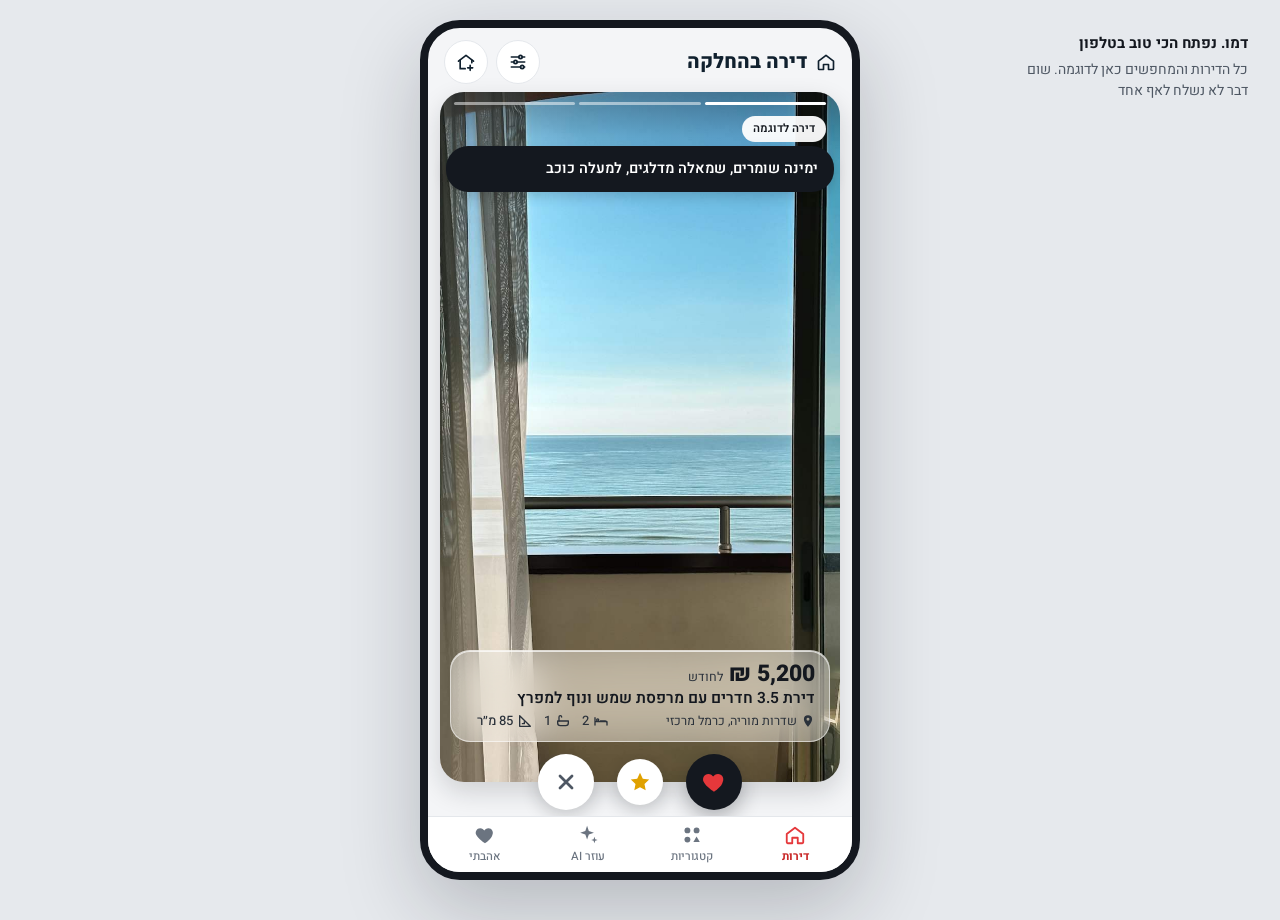
<file: index.html>
<!doctype html>
<html lang="he" dir="rtl">
<head>
<meta charset="utf-8">
<meta name="viewport" content="width=device-width, initial-scale=1, viewport-fit=cover">
<meta name="theme-color" content="#F4F5F7">
<title>דירה בהחלקה · דמו</title>
<meta name="description" content="דמו לחיץ: מחליקים על דירות להשכרה במטרופולין חיפה, שומרים מה שאהבתם ושולחים פנייה לבעל הדירה.">
<meta property="og:title" content="דירה בהחלקה · דמו">
<meta property="og:description" content="מחליקים על דירות להשכרה. שומרים, מסמנים כוכב, ושולחים פנייה לבעל הדירה.">
<meta property="og:type" content="website">
<meta property="og:url" content="https://hagay-bot.github.io/dira-swipe-demo/">
<meta property="og:image" content="https://hagay-bot.github.io/dira-swipe-demo/og.png">
<meta property="og:image:width" content="1200">
<meta property="og:image:height" content="630">
<meta name="twitter:card" content="summary_large_image">
<link rel="preconnect" href="https://fonts.googleapis.com">
<link rel="preconnect" href="https://fonts.gstatic.com" crossorigin>
<link rel="stylesheet" href="https://fonts.googleapis.com/css2?family=Heebo:wght@400;500;600;700;800&display=swap">
<style>
/*
 * «זכוכית נוזלית» (הכרעת חגי 1.10.2026, כיוון 4): תמונה מלאה, פקדים צפים מזכוכית עבה, טקסט לבן.
 * כל צבע וכל זכוכית מוגדרים כאן. מראה אחד, בלי מצב כהה נפרד: הזכוכית יושבת תמיד על תמונה.
 */
:root {
  --ground: #1B3448;                      /* מתחת לתמונות, עד שהן נטענות */
  --tint: rgba(10, 24, 38, .32);          /* כהות מעל הרקע המטושטש, לקריאות */
  --ink: #FFFFFF;
  --ink-2: #DCE6F0;
  --ink-dark: #0E2A44;                    /* טקסט על זכוכית לבנה מלאה */
  --accent: #2E6CF6;
  --accent-2: #568FFF;
  --like: #23A866;
  --like-soft: #8EF5BE;
  --star: #2E6CF6;
  --star-soft: #A9C6FF;
  --nope: #F0473F;
  --nope-soft: #FFB4B4;
  --wait-soft: #FFD99A;

  /* זכוכית */
  --glass: rgba(255, 255, 255, .2);
  --glass-strong: rgba(255, 255, 255, .28);
  --glass-dim: rgba(255, 255, 255, .12);
  --glass-solid: rgba(255, 255, 255, .88);
  --glass-dark: rgba(14, 28, 44, .86);
  --edge: rgba(255, 255, 255, .6);
  --edge-dim: rgba(255, 255, 255, .38);
  --blur: blur(14px) saturate(1.9);
  --blur-heavy: blur(26px) saturate(1.8);
  --shine: inset 0 1.5px 1px rgba(255, 255, 255, .95), inset 0 -12px 26px rgba(255, 255, 255, .14);
  --lift: 0 14px 32px rgba(0, 0, 0, .22);
  --drop: radial-gradient(circle at 32% 26%, rgba(255, 255, 255, .95), rgba(255, 255, 255, .55) 42%, rgba(255, 255, 255, .35));
  --primary-fill: linear-gradient(180deg, rgba(86, 144, 255, .95), rgba(46, 108, 246, .95));
  --primary-glow: inset 0 1.5px 1px rgba(255, 255, 255, .7), inset 0 -8px 18px rgba(0, 0, 60, .2), 0 12px 26px rgba(46, 108, 246, .35);
  --text-lift: 0 1px 2px rgba(0, 0, 0, .35);

  --font: "Heebo", "Segoe UI", Arial, sans-serif;
  --fs-xs: 12px;
  --fs-s: 13.5px;
  --fs-m: 15.5px;
  --fs-l: 18px;
  --fs-xl: 21px;
  --fs-price: 28px;

  --sp-1: 4px;
  --sp-2: 8px;
  --sp-3: 12px;
  --sp-4: 16px;
  --sp-5: 20px;
  --sp-6: 24px;

  --r-s: 14px;
  --r-m: 20px;
  --r-l: 26px;
  --r-xl: 34px;
  --r-pill: 999px;

  --tap: 44px;
  --tabbar-room: 72px;                    /* כמה מקום להשאיר מעל התפריט הצף */
  --rb-offset: 83px;                      /* מרחק ✕ ו-♥ ממרכז ★ */
  --app-w: 440px;
  --swipe-ms: 300ms;                      /* נדרס מ-config.swipeMs בהפעלה */
  --snap-ms: 200ms;
  color-scheme: dark;
}

</style>
<style>
/* כל השאר. מאפיינים לוגיים בלבד (inline-start = ימין בעברית), בלי היפוכי כיוון */
* { box-sizing: border-box; -webkit-tap-highlight-color: transparent; }
[hidden] { display: none !important; }
html, body { height: 100%; margin: 0; }
body { background: var(--ground); color: var(--ink); font: 400 16px/1.5 var(--font); -webkit-font-smoothing: antialiased; overflow: hidden; }
button, input, select, textarea { font: inherit; color: inherit; }
button { cursor: pointer; }
option { color: var(--ink-dark); }
h1, h2, h3, p, ul, ol, dl, dd, fieldset { margin: 0; }
ul, ol { padding: 0; list-style: none; }
fieldset { border: 0; padding: 0; min-inline-size: 0; }
legend { padding: 0; }
a { color: var(--ink); }
:focus-visible { outline: 3px solid #FFFFFF; outline-offset: 2px; box-shadow: 0 0 0 6px rgba(46, 108, 246, .6); }
h1:focus, h2:focus { outline: none; box-shadow: none; }
::placeholder { color: rgba(255, 255, 255, .62); }
.sr-only { position: absolute !important; inline-size: 1px; block-size: 1px; padding: 0; margin: -1px; overflow: hidden; clip: rect(0 0 0 0); white-space: nowrap; border: 0; }

/* ——— חומרים: זכוכית, טיפה, כפתור ראשי ——— */
.glass, .app-top .brand, .icon-btn, .chip, .opt, .yn button, .btn-ghost, .tabbar, .sheet-x, .composer, .chat-top, .fav, .req, .owner-apt, .empty, .reveal, .stat-row div, .ai-card, .search, .note, .step, .form, .log table {
  background: var(--glass);
  border: 1px solid var(--edge);
  -webkit-backdrop-filter: var(--blur);
  backdrop-filter: var(--blur);
  box-shadow: var(--shine), var(--lift);
}
.btn-primary { background: var(--primary-fill); border: 1px solid rgba(255, 255, 255, .55); box-shadow: var(--primary-glow); color: #FFFFFF; }

/* ——— מעטפת: רקע מטושטש מתמונת הדירה, ומסכים מעליו ——— */
#app { position: relative; max-inline-size: var(--app-w); block-size: 100vh; block-size: 100dvh; margin-inline: auto; overflow: hidden; background: var(--ground); isolation: isolate; }
.ambient { position: absolute; inset: -120px; z-index: -1; background-color: var(--ground); background-size: cover; background-position: center; filter: blur(38px) saturate(1.7) brightness(.8); transition: background-image .6s; }
.ambient::after { content: ""; position: absolute; inset: 0; background: var(--tint); }
.screen-host { position: absolute; inset: 0; }
.screen { position: absolute; inset: 0; display: flex; flex-direction: column; text-shadow: var(--text-lift); }
.tabs-on .screen { padding-block-end: var(--tabbar-room); }
.scroll { overflow-y: auto; overscroll-behavior: contain; -webkit-overflow-scrolling: touch; }
.grow { flex: 1; min-block-size: 0; }
.aside { display: none; }
@media (min-width: 760px) {
  body { background: #0F2131; }
  #app { block-size: min(880px, calc(100dvh - 40px)); margin-block: 20px; border-radius: 40px; box-shadow: 0 30px 80px rgba(0, 0, 0, .45); border: 8px solid #1F3A50; }
  .aside { display: block; position: fixed; inset-block-start: 32px; inset-inline-start: 32px; max-inline-size: 230px; color: var(--ink-2); font-size: 14px; }
  .aside b { display: block; color: var(--ink); font-size: 15px; margin-block-end: var(--sp-1); }
}

/* ——— כותרות צפות ——— */
.app-top { position: relative; z-index: 6; display: flex; align-items: center; justify-content: space-between; gap: var(--sp-2); padding: 12px 14px 4px; }
.app-top .brand { display: flex; align-items: center; gap: 8px; block-size: 48px; padding-inline: 18px; border-radius: 24px; font-weight: 700; font-size: 19px; }
.brand svg { inline-size: 20px; block-size: 20px; }
.top-icons { display: flex; gap: var(--sp-2); }
.icon-btn { position: relative; inline-size: 48px; block-size: 48px; border-radius: 50%; display: grid; place-items: center; padding: 0; flex: none; color: var(--ink); }
.icon-btn svg { inline-size: 20px; block-size: 20px; }
.icon-btn .dot { position: absolute; inset-block-start: 9px; inset-inline-end: 9px; inline-size: 10px; block-size: 10px; border-radius: 50%; background: var(--nope); border: 2px solid #FFFFFF; }
.page-top { position: relative; display: flex; align-items: center; justify-content: center; min-block-size: 64px; padding: 12px 70px 4px; flex: none; }
.page-top h1 { display: flex; align-items: center; block-size: 48px; padding-inline: 22px; border-radius: 24px; font-size: 18px; font-weight: 700; text-align: center; background: var(--glass); border: 1px solid var(--edge); -webkit-backdrop-filter: var(--blur); backdrop-filter: var(--blur); box-shadow: var(--shine), var(--lift); }
.page-top .back { position: absolute; inset-inline-start: 14px; inset-block-start: 12px; }
.owner-top .brand { font-size: 16px; gap: 10px; }
.pill-demo { font-size: 11.5px; font-weight: 600; color: var(--ink-dark); background: var(--glass-solid); border-radius: var(--r-pill); padding: 3px 9px; text-shadow: none; }

/* ——— ניווט תחתון: קפסולה צפה ——— */
.tabbar { position: absolute; z-index: 30; inset-inline: 18px; inset-block-end: calc(10px + env(safe-area-inset-bottom)); block-size: 52px; border-radius: 26px; display: flex; align-items: center; gap: 2px; padding-inline: 6px; }
.tab { position: relative; flex: 1; block-size: 44px; border: 0; border-radius: 22px; background: none; display: grid; justify-items: center; align-content: center; gap: 2px; padding: 0; color: var(--ink); font-size: 11px; font-weight: 500; text-shadow: var(--text-lift); }
.tab svg { inline-size: 19px; block-size: 19px; }
.tab[aria-current="page"] { background: rgba(255, 255, 255, .38); color: var(--ink-dark); font-weight: 700; text-shadow: none; }
.tab .badge { position: absolute; inset-block-start: 0; inset-inline-end: calc(50% - 24px); min-inline-size: 18px; block-size: 18px; border-radius: var(--r-pill); background: var(--nope); color: #FFFFFF; font-size: 11px; line-height: 18px; padding-inline: 5px; text-shadow: none; }

/* ——— כפתורים ——— */
.btn-primary, .btn-ghost { display: flex; align-items: center; justify-content: center; gap: var(--sp-2); inline-size: 100%; min-block-size: 52px; border-radius: 26px; padding: 12px var(--sp-4); font-weight: 700; text-decoration: none; text-align: center; text-shadow: none; }
.btn-primary { font-size: 16.5px; }
.btn-ghost { color: var(--ink); font-size: var(--fs-m); font-weight: 600; }
.btn-primary svg, .btn-ghost svg { inline-size: 19px; block-size: 19px; flex: none; }
.btn-small { inline-size: auto; min-block-size: 44px; padding: 8px 16px; font-size: 14.5px; }
.btn-row { display: grid; gap: 10px; }
.two-btn { display: grid; grid-template-columns: 1fr 1fr; gap: 10px; }
.chips { display: flex; gap: var(--sp-2); overflow-x: auto; padding: var(--sp-1) 14px var(--sp-2); scrollbar-width: none; }
.chips::-webkit-scrollbar { display: none; }
.chip { flex: none; display: inline-flex; align-items: center; gap: 6px; min-block-size: 38px; border-radius: 19px; padding: 5px 14px; font-size: 14px; font-weight: 600; white-space: nowrap; color: var(--ink); box-shadow: var(--shine); }
.chip.on, .chip[aria-pressed="true"], .opt[aria-pressed="true"], .yn button[aria-pressed="true"] { background: var(--glass-solid); border-color: rgba(255, 255, 255, .95); color: var(--ink-dark); text-shadow: none; }
.chip svg { inline-size: 15px; block-size: 15px; }
.opts { display: flex; flex-wrap: wrap; gap: var(--sp-2); }
.opt { min-inline-size: var(--tap); min-block-size: 40px; border-radius: 20px; padding: 6px 16px; font-weight: 600; font-size: 14.5px; color: var(--ink); box-shadow: var(--shine); }
.linkish { border: 0; background: none; color: var(--ink); text-decoration: underline; text-underline-offset: 3px; font-weight: 700; padding: var(--sp-1) 0; min-block-size: 32px; justify-self: start; }

/* ——— טפסים ——— */
.field { display: grid; gap: 6px; }
.field > label, .field > .label, .media-add .label { font-size: 13px; font-weight: 600; color: var(--ink-2); }
.field input, .field select, .field textarea { inline-size: 100%; min-block-size: 46px; padding: 10px 14px; border-radius: 16px; font-size: 15.5px; color: var(--ink); background: var(--glass-dim); border: 1px solid var(--edge-dim); text-shadow: none; }
.field input:focus, .field select:focus, .field textarea:focus { outline: none; border-color: #FFFFFF; background: rgba(255, 255, 255, .18); }
.field textarea { min-block-size: 84px; resize: vertical; line-height: 1.5; }
.field .err { color: var(--nope-soft); font-size: 13px; font-weight: 600; }
.field.bad > label { color: var(--nope-soft); }
.field.bad input, .field.bad select { background: rgba(255, 90, 90, .16); border: 1.5px solid rgba(255, 150, 150, .85); }
.row2 { display: grid; grid-template-columns: 1fr 1fr; gap: var(--sp-3); }
.row3 { display: grid; grid-template-columns: repeat(3, 1fr); gap: 10px; }
.note { font-size: 13.5px; color: var(--ink-2); border-radius: var(--r-s); padding: 10px var(--sp-3); box-shadow: var(--shine); }
.fine { font-size: 13.5px; color: var(--ink-2); text-align: center; }

/* ——— ערימה: התמונה ממלאת את המסך, הפקדים צפים ——— */
.deck-screen .app-top { position: absolute; inset-inline: 0; inset-block-start: 0; }
.deck-screen .filter-row { position: absolute; z-index: 6; inset-inline: 0; inset-block-start: 66px; }
.filter-row .chip { font-size: 13px; min-block-size: 34px; padding: 3px 12px; }
.deck { position: absolute; inset: 0; }
.card { position: absolute; inset: 0; overflow: hidden; background: var(--ground); touch-action: none; user-select: none; -webkit-user-select: none; will-change: transform; }
.card.under { transform: scale(.94); border-radius: 34px; filter: brightness(.7); }
.card.fly { transition: transform var(--swipe-ms) cubic-bezier(.3, .6, .4, 1), opacity var(--swipe-ms); border-radius: 34px; }
.card.snap { transition: transform var(--snap-ms) ease; }
.card:focus-visible { outline-offset: -6px; }
.card::after { content: ""; position: absolute; inset-inline: 0; inset-block-end: 0; block-size: 36%; background: linear-gradient(to top, rgba(8, 18, 30, .78), rgba(8, 18, 30, .35) 55%, rgba(8, 18, 30, 0)); pointer-events: none; }
.photo, .photo svg, .photo img { position: absolute; inset: 0; inline-size: 100%; block-size: 100%; object-fit: cover; display: block; }
.bars { position: absolute; inset-block-start: 122px; inset-inline: 28px; display: flex; gap: 5px; z-index: 2; }
.filter-row:not([hidden]) ~ .deck .bars { inset-block-start: 116px; }
.bar { flex: 1; block-size: 4px; border-radius: 4px; background: rgba(255, 255, 255, .4); }
.bar.on { background: #FFFFFF; }
.card-tags { position: absolute; inset-block-start: 136px; inset-inline: 22px; display: flex; gap: 6px; flex-wrap: wrap; z-index: 2; }
.tag { font-size: 12.5px; font-weight: 600; border-radius: var(--r-pill); padding: 5px 12px; color: var(--ink); background: rgba(255, 255, 255, .22); border: 1px solid var(--edge); -webkit-backdrop-filter: blur(10px); backdrop-filter: blur(10px); box-shadow: inset 0 1px 1px rgba(255, 255, 255, .9); text-shadow: var(--text-lift); }
.tag-mine { background: rgba(52, 199, 123, .45); }
.tag-star { background: rgba(46, 108, 246, .5); }
.tag-similar { background: rgba(14, 42, 68, .45); }
.info { position: absolute; z-index: 3; inset-inline: 18px; inset-block-end: 118px; padding: 0; display: grid; gap: 0; cursor: pointer; text-shadow: 0 1px 3px rgba(0, 0, 0, .7), 0 0 12px rgba(0, 0, 0, .35); }
/* התמונה מוכרת את הדירה: המידע בשורה אחת לכותרת, קטן, צמוד לכפתורים, והזכוכית שקופה כמעט לגמרי */
.info .title { font-size: 16.5px; font-weight: 700; line-height: 1.25; white-space: nowrap; overflow: hidden; text-overflow: ellipsis; }
.loc { display: flex; align-items: center; gap: var(--sp-1); font-size: 12.5px; line-height: 1.35; color: #EEF4FA; }
.loc svg { inline-size: 14px; block-size: 14px; flex: none; }
.specs-row { display: flex; align-items: center; justify-content: space-between; gap: var(--sp-2); }
.info .price { font-size: 18px; line-height: 1.3; }
.info .specs { font-size: 12.5px; }
.price { font-size: var(--fs-price); font-weight: 700; font-variant-numeric: tabular-nums; white-space: nowrap; }
.specs { display: flex; gap: var(--sp-3); font-size: 14px; font-weight: 600; font-variant-numeric: tabular-nums; }
.specs > span { display: inline-flex; align-items: center; gap: var(--sp-1); white-space: nowrap; }
.specs svg { inline-size: 16px; block-size: 16px; }
.stamp { position: absolute; inset-block-start: 200px; z-index: 4; opacity: 0; pointer-events: none; font-size: 26px; font-weight: 700; padding: 6px 18px; border-radius: 22px; border: 2px solid; background: rgba(255, 255, 255, .88); text-shadow: none; }
.stamp-like { inset-inline-end: 26px; color: var(--like); transform: rotate(-10deg); }
.stamp-nope { inset-inline-start: 26px; color: var(--nope); transform: rotate(10deg); }
.stamp-star { inset-block-start: 250px; inset-inline: 0; margin-inline: auto; inline-size: max-content; color: var(--star); }
/*
 * הכרעה 5: ✕ משמאל, ★ באמצע, ♥ מימין. המיקום קבוע במפורש ולא תלוי ב-direction:
 * שלושת הכפתורים באותו תא ממורכז, וכל אחד מוזז על ציר x הפיזי. סדר ה-DOM ♥ ★ ✕ שומר על סדר קריאה מימין לשמאל.
 */
.actions { position: absolute; z-index: 5; inset-inline: 0; inset-block-end: 68px; display: grid; place-items: center; }
.actions > .rb { grid-area: 1 / 1; }
.rb-like { translate: var(--rb-offset) 0; }
.rb-nope { translate: calc(-1 * var(--rb-offset)) 0; }
.rb { display: grid; place-items: center; inline-size: 48px; block-size: 48px; border-radius: 50%; padding: 0; background: var(--drop); border: 1px solid rgba(255, 255, 255, .8); -webkit-backdrop-filter: blur(10px) saturate(1.8); backdrop-filter: blur(10px) saturate(1.8); box-shadow: inset 0 -6px 14px rgba(255, 255, 255, .4), 0 12px 26px rgba(0, 0, 0, .22); transition: transform .12s; }
.rb svg { inline-size: 22px; block-size: 22px; }
.rb-nope { color: var(--nope); }
.rb-star { color: var(--star); inline-size: 44px; block-size: 44px; }
.rb-star svg { inline-size: 19px; block-size: 19px; }
.rb-like { color: var(--like); }
.rb:active { transform: scale(.92); }

/* ——— מסך ריק ——— */
.empty { position: absolute; z-index: 3; inset-inline: 18px; inset-block-start: 50%; transform: translateY(-55%); display: flex; flex-direction: column; align-items: center; text-align: center; padding: 28px 22px 22px; gap: 10px; border-radius: var(--r-xl); }
.screen > .scroll > .empty, [data-body] > .empty { position: static; transform: none; margin: 40px 18px; }
.empty .big { inline-size: 72px; block-size: 72px; border-radius: 50%; display: grid; place-items: center; color: var(--ink-dark); background: var(--drop); border: 1px solid rgba(255, 255, 255, .8); text-shadow: none; }
.empty .big svg { inline-size: 32px; block-size: 32px; }
.empty h2 { font-size: 20px; font-weight: 700; }
.empty p { color: var(--ink-2); max-inline-size: 30ch; }
.empty .btn-row { inline-size: 100%; margin-block-start: 6px; }

/* ——— הודעות ——— */
.toast { position: absolute; inset-inline: 18px; inset-block-start: 118px; z-index: 70; padding: 12px 16px; border-radius: 22px; font-size: 14.5px; font-weight: 600; color: var(--ink); background: rgba(14, 30, 48, .72); border: 1px solid rgba(255, 255, 255, .35); -webkit-backdrop-filter: var(--blur); backdrop-filter: var(--blur); box-shadow: var(--shine), var(--lift); opacity: 0; transform: translateY(-12px); pointer-events: none; transition: opacity .2s, transform .2s; }
.toast.show { opacity: 1; transform: none; }
.toast.ok { background: rgba(26, 120, 76, .78); }
.banner { position: absolute; inset-block-start: 12px; inset-inline: 14px; z-index: 65; display: flex; align-items: center; gap: var(--sp-3); padding: 10px 14px; border-radius: 28px; text-align: start; color: var(--ink); background: rgba(255, 255, 255, .24); border: 1px solid var(--edge); -webkit-backdrop-filter: var(--blur-heavy); backdrop-filter: var(--blur-heavy); box-shadow: var(--shine), var(--lift); transform: translateY(-140%); transition: transform .35s cubic-bezier(.2, .9, .3, 1.2); text-shadow: var(--text-lift); }
.banner.show { transform: none; }
.banner-sign { flex: none; inline-size: 40px; block-size: 40px; border-radius: 50%; display: grid; place-items: center; color: var(--like); background: var(--drop); border: 1px solid rgba(255, 255, 255, .8); }
.banner-sign svg { inline-size: 18px; block-size: 18px; }
.banner-text b { display: block; font-size: 15px; }
.banner-text span { font-size: var(--fs-s); color: #EEF4FA; }

/* כשגיליון פתוח, ההודעה עולה למעלה כדי לא להסתיר את הכפתור הראשי */
/* ההודעה למעלה, מתחת לכותרת, כדי לא להסתיר את התמונה ואת הכפתורים. כשגיליון פתוח היא עולה עוד */
#app:has(> .sheet) .toast { inset-block-start: 14px; }

/* ——— גיליון: זכוכית כהה שעולה מעל התמונה ——— */
.sheet { position: absolute; inset: 0; z-index: 60; display: flex; flex-direction: column; justify-content: flex-end; }
.sheet-scrim { position: absolute; inset: 0; background: rgba(6, 14, 24, .6); border: 0; inline-size: 100%; padding: 0; }
.sheet-body { position: relative; max-block-size: 90%; display: flex; flex-direction: column; border-radius: 36px 36px 0 0; color: var(--ink); background: var(--glass-dark); border: 1px solid rgba(255, 255, 255, .4); border-block-end: 0; -webkit-backdrop-filter: var(--blur-heavy); backdrop-filter: var(--blur-heavy); box-shadow: inset 0 1.5px 1px rgba(255, 255, 255, .7), 0 -10px 40px rgba(0, 0, 0, .25); animation: up .3s cubic-bezier(.2, .9, .3, 1); text-shadow: var(--text-lift); }
@keyframes up { from { transform: translateY(60px); opacity: .6; } to { transform: none; opacity: 1; } }
.sheet-bar { position: relative; display: flex; justify-content: center; padding-block: 10px 4px; }
.sheet-grip { inline-size: 40px; block-size: 5px; border-radius: 5px; background: rgba(255, 255, 255, .45); }
.sheet-x { position: absolute; inset-inline-end: 14px; inset-block-start: 10px; inline-size: 40px; block-size: 40px; border-radius: 50%; display: grid; place-items: center; padding: 0; color: var(--ink); box-shadow: var(--shine); }
.sheet-x svg { inline-size: 18px; block-size: 18px; }
.sheet-content { overflow-y: auto; overscroll-behavior: contain; padding: 6px 18px calc(24px + env(safe-area-inset-bottom)); display: grid; gap: 12px; }
.sheet-content h2 { font-size: 21px; font-weight: 700; line-height: 1.3; padding-inline-end: 44px; }
.sheet-content .sub { color: var(--ink-2); font-size: 13.5px; margin-block-start: -8px; }
.sheet-head { display: flex; align-items: center; justify-content: space-between; gap: var(--sp-2); padding-inline-end: 44px; }
.sheet-head h2 { display: flex; align-items: center; gap: 6px; padding: 0; }
.sheet-head svg { inline-size: 20px; block-size: 20px; }
.q { display: grid; gap: var(--sp-2); }
.q-label { display: block; font-weight: 600; font-size: 14px; color: var(--ink-2); }
.range { inline-size: 100%; accent-color: #FFFFFF; block-size: 32px; margin: 0; }
.range-out { font-weight: 700; font-variant-numeric: tabular-nums; color: var(--ink); }
.search { display: flex; align-items: center; gap: var(--sp-2); border-radius: 23px; padding-inline: 14px; box-shadow: var(--shine); }
.search:focus-within { border-color: #FFFFFF; }
.search input { flex: 1; border: 0; padding: 11px 0; font-size: 16px; background: transparent; min-inline-size: 0; color: var(--ink); }
.search input:focus { outline: none; }
.search svg { inline-size: 18px; block-size: 18px; flex: none; }
.sheet-foot { margin-block-start: var(--sp-2); }
.sheet-photo { position: relative; block-size: 200px; border-radius: 24px; overflow: hidden; border: 1px solid rgba(255, 255, 255, .35); }
.detail-price { display: flex; justify-content: space-between; align-items: center; gap: var(--sp-2); }
.detail-price .price { font-size: 26px; }
.kv { display: grid; grid-template-columns: auto 1fr; gap: 7px 14px; font-size: 14.5px; padding: 12px 14px; border-radius: var(--r-m); background: rgba(255, 255, 255, .1); border: 1px solid rgba(255, 255, 255, .28); }
.kv dt { color: #C9D6E3; }
.kv dd { font-weight: 600; font-variant-numeric: tabular-nums; }
.kv dd.yes { color: var(--like-soft); }
.kv dd.no { color: var(--nope-soft); }
.feat-list { display: flex; flex-wrap: wrap; gap: 6px; }
.feat-list li { font-size: 13px; font-weight: 600; padding: 5px 11px; border-radius: var(--r-pill); background: rgba(255, 255, 255, .16); border: 1px solid rgba(255, 255, 255, .4); box-shadow: inset 0 1px 1px rgba(255, 255, 255, .6); }
.sec-title { font-weight: 700; font-size: 15px; margin-block-start: 4px; }
.credit { font-size: 12px; color: #B9C8D6; }
.sheet-actions { position: sticky; inset-block-end: calc(-24px - env(safe-area-inset-bottom)); margin-inline: -18px; margin-block-end: calc(-24px - env(safe-area-inset-bottom)); padding: 14px 18px calc(22px + env(safe-area-inset-bottom)); background: rgba(14, 28, 44, .94); border-block-start: 1px solid rgba(255, 255, 255, .22); -webkit-backdrop-filter: blur(20px); backdrop-filter: blur(20px); }
.status { text-align: center; font-weight: 700; padding: 10px; border-radius: var(--r-pill); text-shadow: none; }
.status.ok { color: #FFFFFF; background: rgba(52, 199, 123, .45); border: 1px solid rgba(170, 255, 205, .65); }
.status.wait { color: #FFFFFF; background: rgba(240, 170, 40, .42); border: 1px solid rgba(255, 220, 150, .7); }

/* ——— אהבתי ——— */
.fav-list { display: grid; gap: 10px; padding: 6px 14px var(--sp-4); }
.fav { display: flex; align-items: center; gap: var(--sp-2); border-radius: var(--r-l); padding: 10px; }
.fav-main { flex: 1; min-inline-size: 0; display: flex; align-items: center; gap: var(--sp-3); border: 0; background: none; padding: 0; text-align: start; color: var(--ink); }
.fav .thumb { position: relative; flex: none; inline-size: 76px; block-size: 76px; border-radius: 18px; overflow: hidden; border: 1px solid rgba(255, 255, 255, .5); }
.fav .main { flex: 1; min-inline-size: 0; display: grid; }
.fav .main b { font-size: 15px; font-weight: 700; line-height: 1.3; overflow: hidden; text-overflow: ellipsis; white-space: nowrap; }
.fav .main .p { color: var(--star-soft); font-weight: 700; font-size: 15px; }
.fav .main small { color: var(--ink-2); font-size: 12.5px; }
.fav .side { flex: none; display: grid; justify-items: center; gap: 6px; }
.unsave { inline-size: 40px; block-size: 40px; }
.unsave svg { color: var(--nope-soft); inline-size: 18px; block-size: 18px; }
.state { font-size: 11.5px; font-weight: 700; border-radius: var(--r-pill); padding: 3px 9px; white-space: nowrap; color: #FFFFFF; text-shadow: none; }
.state.wait { background: rgba(240, 170, 40, .45); border: 1px solid rgba(255, 220, 150, .7); }
.state.ok { background: rgba(52, 199, 123, .42); border: 1px solid rgba(160, 255, 200, .6); }
.state.star { background: rgba(46, 108, 246, .45); border: 1px solid rgba(170, 200, 255, .65); }
[data-body] > .fine { padding: 0 var(--sp-5) var(--sp-4); }

/* ——— קטגוריות ——— */
.cat-grid { display: grid; grid-template-columns: 1fr 1fr; gap: var(--sp-3); padding: 6px 14px var(--sp-5); }
.cat { position: relative; inline-size: 100%; block-size: 160px; border-radius: var(--r-l); overflow: hidden; padding: 0; background: var(--ground); border: 1px solid rgba(255, 255, 255, .5); box-shadow: var(--lift); color: var(--ink); }
.cat .label { position: absolute; inset-inline: 8px; inset-block-end: 8px; z-index: 2; padding: 8px 12px; border-radius: 18px; font-weight: 700; font-size: 16px; text-align: start; background: rgba(255, 255, 255, .2); border: 1px solid var(--edge); -webkit-backdrop-filter: var(--blur); backdrop-filter: var(--blur); box-shadow: inset 0 1px 1px rgba(255, 255, 255, .9); text-shadow: var(--text-lift); }
.cat .label small { display: block; font-weight: 500; font-size: 12px; color: #EEF4FA; }
.cat .badge2 { position: absolute; inset-inline-end: 10px; inset-block-start: 10px; z-index: 2; inline-size: 36px; block-size: 36px; border-radius: 50%; display: grid; place-items: center; font-size: 18px; background: var(--drop); border: 1px solid rgba(255, 255, 255, .8); }

/* ——— עוזר ושיחה ——— */
.msgs { flex: 1; min-block-size: 0; overflow-y: auto; padding: 10px 14px; display: flex; flex-direction: column; gap: 10px; }
.msg { max-inline-size: 82%; padding: 10px 14px; font-size: 15px; line-height: 1.45; }
.msg.me { align-self: flex-start; border-radius: 22px 22px 22px 6px; background: var(--primary-fill); border: 1px solid rgba(255, 255, 255, .5); box-shadow: inset 0 1px 1px rgba(255, 255, 255, .6), 0 8px 20px rgba(46, 108, 246, .25); }
.msg.them, .msg.bot { align-self: flex-end; border-radius: 22px 22px 6px 22px; background: var(--glass); border: 1px solid var(--edge); -webkit-backdrop-filter: var(--blur); backdrop-filter: var(--blur); box-shadow: inset 0 1.5px 1px rgba(255, 255, 255, .9), 0 8px 20px rgba(0, 0, 0, .15); }
.msg.sys { align-self: center; max-inline-size: 92%; background: transparent; color: var(--ink-2); font-size: 12.5px; text-align: center; padding: 2px var(--sp-2); }
.suggest { padding: 0; flex-wrap: wrap; overflow: visible; }
.ai-results { align-self: stretch; display: grid; gap: 10px; }
.ai-results .head { display: flex; align-items: center; gap: 6px; font-weight: 600; font-size: 14px; color: var(--ink-2); }
.ai-results .head svg { inline-size: 16px; block-size: 16px; }
.ai-card { border-radius: var(--r-l); overflow: hidden; }
.ai-card .pic { position: relative; block-size: 140px; }
.ai-card .body { padding: 12px 14px 14px; }
.ai-card h2 { font-size: var(--fs-m); font-weight: 700; }
.ai-card .meta { display: flex; justify-content: space-between; gap: var(--sp-2); color: var(--ink-2); font-size: var(--fs-s); margin-block: 2px var(--sp-2); }
.ai-card .meta .p { color: var(--ink); font-weight: 700; white-space: nowrap; }
.ai-card .two-btn > * { min-block-size: 44px; padding: 8px 10px; font-size: 14.5px; border-radius: 22px; }
.typing { align-self: flex-end; display: flex; gap: var(--sp-1); padding: 14px 16px; border-radius: 22px; background: var(--glass); border: 1px solid var(--edge); }
.typing i { inline-size: 6px; block-size: 6px; border-radius: 50%; background: #FFFFFF; animation: blink 1s infinite; }
.typing i:nth-child(2) { animation-delay: .15s; }
.typing i:nth-child(3) { animation-delay: .3s; }
@keyframes blink { 0%, 80%, 100% { opacity: .25; } 40% { opacity: 1; } }
.composer { flex: none; display: flex; align-items: center; gap: var(--sp-2); margin: 8px 14px 20px; block-size: 62px; padding-inline: 8px; border-radius: 31px; }
.tabs-on .composer { margin-block-end: 6px; }
.composer input { flex: 1; min-inline-size: 0; block-size: 44px; border: 0; border-radius: 22px; padding: 0 14px; font-size: 15.5px; color: var(--ink); background: rgba(255, 255, 255, .12); }
.composer input:focus { outline: none; background: rgba(255, 255, 255, .2); }
.composer button { flex: none; inline-size: 46px; block-size: 46px; border-radius: 50%; display: grid; place-items: center; color: #FFFFFF; background: var(--primary-fill); border: 1px solid rgba(255, 255, 255, .6); box-shadow: inset 0 1px 1px rgba(255, 255, 255, .7); }
.composer button svg { inline-size: 20px; block-size: 20px; }
.chat-top { flex: none; display: flex; align-items: center; gap: 10px; margin: 12px 14px 4px; block-size: 64px; padding-inline: 8px; border-radius: 32px; }
.chat-top .icon-btn { inline-size: 46px; block-size: 46px; box-shadow: var(--shine); }
.chat-top h1 { font-size: 16px; font-weight: 700; }
.chat-top span:not(.avatar) { display: block; font-size: 12.5px; color: var(--ink-2); white-space: nowrap; overflow: hidden; text-overflow: ellipsis; }
.chat-top > div { min-inline-size: 0; }
.avatar { flex: none; inline-size: 42px; block-size: 42px; border-radius: 50%; display: grid; place-items: center; font-weight: 700; background: var(--primary-fill); border: 1px solid rgba(255, 255, 255, .6); }
.after-chat { align-self: stretch; margin-block-start: 8px; }

/* ——— התאמה ——— */
.match { justify-content: flex-start; padding: 48px 18px 28px; gap: 18px; text-align: center; }
.match::before { content: ""; position: absolute; inset: 0; z-index: -1; background: rgba(8, 20, 34, .2); }
.match-center { display: grid; justify-items: center; gap: 16px; }
.match .hello { display: inline-flex; align-items: center; gap: 8px; block-size: 40px; padding-inline: 18px; border-radius: 20px; font-weight: 700; font-size: 15px; background: var(--glass); border: 1px solid var(--edge); -webkit-backdrop-filter: var(--blur); backdrop-filter: var(--blur); box-shadow: var(--shine); }
.match .hello svg { inline-size: 18px; block-size: 18px; color: var(--like-soft); }
.match-art { position: relative; inline-size: 176px; block-size: 176px; border-radius: 50%; overflow: hidden; border: 8px solid rgba(255, 255, 255, .3); box-shadow: inset 0 2px 1px rgba(255, 255, 255, .95), 0 20px 44px rgba(0, 0, 0, .3); }
.match-art .photo { inset: 0; }
.match h1 { font-size: 24px; font-weight: 700; line-height: 1.25; text-wrap: balance; text-shadow: 0 2px 6px rgba(0, 0, 0, .35); }
.match .sub { margin-block-start: -8px; color: #E6EEF6; font-size: 14.5px; }
.reveal { padding: 16px 18px; border-radius: 28px; display: grid; gap: 12px; text-align: start; font-size: 14.5px; }
.reveal > div { display: flex; gap: 12px; }
.reveal dt { flex: none; min-inline-size: 100px; color: #CFE8FF; font-weight: 700; }
.match .btn-row { margin-block-start: auto; }

/* ——— פרטים אחרי התאמה ——— */
.form { margin: 6px 14px 20px; padding: 18px 16px; border-radius: 28px; display: grid; align-content: start; gap: 14px; }
.form .sub { color: var(--ink-2); font-size: 14.5px; }

/* ——— פרסום דירה ——— */
.stepper { padding: 6px 14px var(--sp-6); display: grid; gap: 10px; align-content: start; }
.step { position: relative; padding: 8px 14px 8px 14px; padding-inline-start: 54px; border-radius: 26px; background: var(--glass-dim); border-color: rgba(255, 255, 255, .3); box-shadow: inset 0 1px 1px rgba(255, 255, 255, .5); }
.step.on { padding-block: 12px 16px; background: var(--glass); border-color: var(--edge); box-shadow: var(--shine), var(--lift); }
.step.done { background: rgba(255, 255, 255, .14); border-color: rgba(255, 255, 255, .45); }
.step h2 { font-size: 16px; }
.step-head { display: flex; align-items: center; min-block-size: var(--tap); border: 0; background: none; inline-size: 100%; padding: 0; text-align: start; font-weight: 700; font-size: 16px; color: var(--ink); }
.step-head[aria-disabled="true"] { cursor: default; }
.step:not(.on):not(.done) .step-head { color: var(--ink-2); font-weight: 600; }
.step-num { position: absolute; inset-inline-start: 14px; inset-block-start: 15px; inline-size: 30px; block-size: 30px; border-radius: 50%; display: grid; place-items: center; font-size: 14px; font-weight: 700; color: var(--ink); border: 1px solid rgba(255, 255, 255, .45); text-shadow: none; }
.step.on .step-num { color: var(--ink-dark); background: var(--glass-solid); border-color: transparent; inset-block-start: 19px; }
.step.done .step-num { background: rgba(52, 199, 123, .55); border-color: rgba(180, 255, 210, .7); }
.step.done .step-num svg { inline-size: 15px; block-size: 15px; }
.step-body { display: grid; gap: 14px; padding: 8px 0 2px; margin-inline-start: -40px; }
.step-fields { display: grid; gap: 14px; }
.sub-h { font-weight: 700; font-size: 14px; margin-block-start: var(--sp-1); }
.with-ai { position: relative; }
.with-ai input, .with-ai textarea { padding-inline-end: 56px; }
.ai-btn { position: absolute; inset-inline-end: 4px; inset-block-start: 26px; inline-size: 40px; block-size: 40px; border-radius: 50%; display: grid; place-items: center; color: #FFFFFF; background: radial-gradient(circle at 32% 26%, rgba(255, 255, 255, .7), rgba(140, 180, 255, .45) 45%, rgba(70, 120, 240, .55)); border: 1px solid rgba(255, 255, 255, .7); box-shadow: inset 0 -6px 12px rgba(255, 255, 255, .25); }
.ai-btn svg { inline-size: 19px; block-size: 19px; }
.ai-btn.busy svg { animation: spin 1s linear infinite; }
@keyframes spin { to { transform: rotate(360deg); } }
.yn-row { display: flex; align-items: center; justify-content: space-between; gap: 10px; font-size: 15px; }
.yn { display: flex; gap: 6px; }
.yn button { min-inline-size: 56px; min-block-size: 40px; border-radius: 20px; padding: 6px 12px; font-weight: 600; color: var(--ink); box-shadow: var(--shine); }
.step-actions { display: grid; grid-template-columns: 1.4fr 1fr; gap: 10px; }
.step-actions > :only-child { grid-column: 1 / -1; }
.media-add { display: flex; align-items: center; justify-content: space-between; gap: 10px; }
.media-add label { position: relative; cursor: pointer; }
.media-add label:focus-within { outline: 3px solid #FFFFFF; outline-offset: 2px; }
.thumbs { display: flex; gap: var(--sp-2); flex-wrap: wrap; align-items: center; }
.thumbs img { inline-size: 76px; block-size: 76px; object-fit: cover; border-radius: 18px; border: 1px solid rgba(255, 255, 255, .5); }
.thumbs .count { font-size: 13px; color: var(--ink-2); }

/* ——— צד בעל הדירה ——— */
.owner-apt { display: flex; gap: var(--sp-3); align-items: center; margin: 4px 14px 0; padding: 10px; border-radius: var(--r-l); }
.li-thumb { position: relative; flex: none; inline-size: 64px; block-size: 64px; border-radius: 18px; overflow: hidden; border: 1px solid rgba(255, 255, 255, .5); }
.owner-apt b { display: block; font-size: 15.5px; }
.owner-apt span { font-size: 13px; color: var(--ink-2); }
.sect-h { display: flex; justify-content: space-between; align-items: baseline; padding: 16px 20px 4px; }
.sect-h h2 { font-size: 17px; font-weight: 700; }
.sect-h span { font-size: 13px; color: var(--ink-2); }
.rule { margin-inline: 20px; font-size: 12.5px; line-height: 1.5; color: var(--ink-2); }
.list { display: grid; gap: 8px; margin: 12px 14px 0; }
.req { display: grid; grid-template-columns: minmax(0, 1fr) auto; gap: 4px 10px; align-items: center; padding: 10px 14px; border-radius: 22px; inline-size: 100%; text-align: start; color: var(--ink); box-shadow: var(--shine); }
.req-name { font-weight: 700; font-size: 15.5px; }
.req-name small { font-weight: 400; color: var(--ink-2); font-size: 12px; margin-inline-start: 6px; }
.req-meta { grid-column: 1 / -1; display: flex; flex-wrap: wrap; gap: var(--sp-1) 12px; font-size: 13px; color: var(--ink-2); font-variant-numeric: tabular-nums; }
.req-meta .yes { color: var(--like-soft); font-weight: 600; }
.req-meta .no { color: var(--nope-soft); font-weight: 600; }
.fit-tag { font-size: 12px; font-weight: 700; border-radius: var(--r-pill); padding: 3px 10px; color: #FFFFFF; text-shadow: none; }
.fit { background: rgba(52, 199, 123, .45); border: 1px solid rgba(170, 255, 205, .65); }
.unfit { background: rgba(255, 255, 255, .14); border: 1px solid rgba(255, 255, 255, .4); }
.req.decided .req-name, .req.decided .req-meta { opacity: .75; }
.anon { display: grid; grid-template-columns: repeat(3, 1fr); gap: var(--sp-2); }
.anon > div { border-radius: var(--r-m); padding: var(--sp-3) var(--sp-2); text-align: center; display: flex; flex-direction: column-reverse; background: rgba(255, 255, 255, .12); border: 1px solid rgba(255, 255, 255, .3); }
.anon dd { font-size: 16px; font-weight: 700; font-variant-numeric: tabular-nums; }
.anon dt { font-size: var(--fs-xs); color: var(--ink-2); }
.hidden-list { font-size: var(--fs-s); color: var(--ink-2); }
.owner-foot { padding: var(--sp-5) 14px 28px; }

/* ——— יומן ——— */
.log { padding: 6px 14px var(--sp-4); font-size: 14px; display: grid; gap: var(--sp-3); align-content: start; }
.log table { inline-size: 100%; border-collapse: separate; border-spacing: 0; border-radius: var(--r-m); overflow: hidden; font-variant-numeric: tabular-nums; }
.log td, .log th { text-align: start; padding: 7px 8px; border-block-end: 1px solid rgba(255, 255, 255, .18); }
.stat-row { display: grid; grid-template-columns: repeat(3, 1fr); gap: var(--sp-2); }
.stat-row div { border-radius: var(--r-m); padding: 10px; font-size: 12.5px; color: var(--ink-2); box-shadow: var(--shine); }
.stat-row b { display: block; font-size: 22px; font-weight: 700; color: var(--ink); }

@media (prefers-reduced-motion: reduce) {
  *, *::before, *::after { animation: none !important; transition: none !important; }
}

/* מסכים נמוכים (טלפון קטן): מסך ההתאמה נכנס בלי גלילה */
@media (max-height: 700px) {
  .match { padding-block: 24px 18px; gap: 12px; }
  .match-center { gap: 10px; }
  .match-art { inline-size: 120px; block-size: 120px; border-width: 6px; }
  .match h1 { font-size: 21px; }
  .reveal { padding: 12px 14px; gap: 8px; font-size: 13.5px; }
}

/*
 * ——— הכרעת חגי 1.10: עיצוב 3 «תג מחיר» עם הכפתורים של עיצוב 1 «שקט» ———
 * מחיר בתג בצבע המותג למעלה, שתי שורות מידע למטה, כפתורי פעולה כהים עם מסגרת לבנה, תפריט וכותרת לבנים מלאים
 */
.deck-screen .app-top { padding-block-start: 18px; }
.deck-screen .app-top .brand { background: none; border: 0; box-shadow: none; -webkit-backdrop-filter: none; backdrop-filter: none; padding: 0; block-size: 44px; font-size: 19px; font-weight: 800; text-shadow: 0 1px 4px rgba(0, 0, 0, .55); }
.deck-screen .app-top .icon-btn { inline-size: 44px; block-size: 44px; background: #FFFFFF; color: #10202E; border: 0; -webkit-backdrop-filter: none; backdrop-filter: none; box-shadow: 0 4px 14px rgba(0, 0, 0, .25); }
.card::before { content: ""; position: absolute; inset-inline: 0; inset-block-start: 0; block-size: 120px; z-index: 1; background: linear-gradient(180deg, rgba(7, 14, 22, .5), rgba(7, 14, 22, 0)); pointer-events: none; }
.card::after { block-size: 29%; background: linear-gradient(180deg, rgba(7, 14, 22, 0) 0%, rgba(7, 14, 22, .62) 30%, rgba(7, 14, 22, .78) 60%, rgba(7, 14, 22, .86) 100%); }
.bars { inset-block-start: 8px; inset-inline: 14px; gap: 4px; }
.bar { block-size: 3px; background: rgba(255, 255, 255, .5); }
.filter-row:not([hidden]) ~ .deck .bars { inset-block-start: 8px; }
.price-tag { position: absolute; z-index: 2; inset-inline-start: 14px; inset-block-start: 74px; block-size: 32px; padding-inline: 14px; border-radius: 16px; display: flex; align-items: center; gap: 6px; color: #FFFFFF; background: var(--accent); box-shadow: 0 4px 12px rgba(0, 0, 0, .25); text-shadow: none; }
.price-tag .price { font-size: 18px; font-weight: 800; }
.price-tag span:last-child { font-size: 11.5px; font-weight: 500; }
.card-tags { inset-block-start: 77px; inset-inline: 14px; justify-content: flex-end; }
.filter-row:not([hidden]) ~ .deck .price-tag { inset-block-start: 116px; }
.filter-row:not([hidden]) ~ .deck .card-tags { inset-block-start: 119px; }
.card-tags .tag { font-size: 11.5px; padding: 0 11px; line-height: 26px; border-radius: 13px; color: #10202E; background: rgba(255, 255, 255, .94); border: 0; -webkit-backdrop-filter: none; backdrop-filter: none; box-shadow: none; text-shadow: none; }
.card-tags .tag-mine { background: var(--like); color: #FFFFFF; }
.card-tags .tag-star { background: var(--accent); color: #FFFFFF; }
.card-tags .tag-similar { background: #10202E; color: #FFFFFF; }
.info { inset-inline: 18px; inset-block-end: 128px; gap: 0; text-shadow: 0 1px 3px rgba(0, 0, 0, .6); }
.info .title { font-size: 17px; line-height: 24px; }
.meta-row { display: flex; align-items: center; justify-content: space-between; gap: var(--sp-2); min-block-size: 20px; }
.meta-row .loc { min-inline-size: 0; font-size: 12.5px; color: #EEF3F7; }
.meta-row .loc span { overflow: hidden; text-overflow: ellipsis; white-space: nowrap; }
.meta-row .specs { flex: none; gap: 11px; font-size: 13px; }
.meta-row .specs svg { inline-size: 16px; block-size: 16px; }
.actions .rb { inline-size: 52px; block-size: 52px; color: #FFFFFF; background: rgba(7, 12, 18, .5); border: 1.5px solid rgba(255, 255, 255, .7); -webkit-backdrop-filter: none; backdrop-filter: none; box-shadow: none; }
.actions .rb svg { inline-size: 24px; block-size: 24px; }
.actions .rb-star { inline-size: 46px; block-size: 46px; color: #FFC04D; }
.actions .rb-star svg { inline-size: 21px; block-size: 21px; }
.actions .rb-like { color: #FFFFFF; background: #E63B5C; border-color: rgba(255, 255, 255, .85); box-shadow: 0 8px 20px rgba(230, 59, 92, .38); }
.actions { inset-block-end: 68px; }
.tabbar { inset-inline: 14px; background: #FFFFFF; border: 0; -webkit-backdrop-filter: none; backdrop-filter: none; box-shadow: 0 8px 22px rgba(0, 0, 0, .28); gap: 2px; padding-inline: 4px; }
.tab { color: #3A4A59; text-shadow: none; font-size: 12px; }
.tab svg { inline-size: 20px; block-size: 20px; }
.tab[aria-current="page"] { background: #E4EDFF; color: #1F55D6; }

/*
 * ——— הכרעת חגי 1.10: שפת עיצוב 3 בכל המסכים ———
 * משטחים לבנים מלאים עם טקסט כהה מעל הרקע המטושטש, מבטא כחול, גיליון לבן.
 * המשתנים מוגדרים מחדש בתוך המשטח, כך שכל צבע משני שבתוכו נשאר קריא.
 */
.icon-btn, .chip, .opt, .yn button, .btn-ghost, .sheet-body, .composer, .chat-top, .fav, .req, .owner-apt, .empty, .reveal,
.stat-row div, .ai-card, .search, .note, .step, .form, .log table, .page-top h1, .app-top .brand, .banner, .msg.them, .msg.bot,
.typing, .match .hello, .cat .label, .toast {
  --ink: #10202E; --ink-2: #5A6B7B; --like-soft: #13854F; --nope-soft: #C7363B; --star-soft: #1F55D6; --wait-soft: #93650A;
  background: #FFFFFF; color: #10202E; border: 0; -webkit-backdrop-filter: none; backdrop-filter: none;
  box-shadow: 0 4px 14px rgba(0, 0, 0, .18); text-shadow: none;
}
.toast { background: #10202E; color: #FFFFFF; --ink: #FFFFFF; }
.toast.ok { background: #13854F; }
.chip.on, .chip[aria-pressed="true"], .opt[aria-pressed="true"], .yn button[aria-pressed="true"] { background: var(--accent); color: #FFFFFF; }
.btn-primary { background: var(--accent); border: 0; box-shadow: 0 6px 16px rgba(46, 108, 246, .35); }
.sheet-body { border-radius: 28px 28px 0 0; box-shadow: 0 -10px 40px rgba(0, 0, 0, .25); }
.sheet-grip { background: #D5DDE6; }
.sheet-x, .chat-top .icon-btn, .unsave { background: #F0F3F7; box-shadow: none; color: #10202E; }
.sheet-actions { background: #FFFFFF; border-block-start: 1px solid #E3E9F0; }
.kv { background: #F3F6FA; border: 0; }
.kv dt { color: #5A6B7B; }
.feat-list li { background: #E4EDFF; color: #1F55D6; border: 0; box-shadow: none; }
.credit { color: #7A8A99; }
.status.ok { background: #E3F4E8; color: #0E6A3E; border: 0; }
.status.wait { background: #FFF4DB; color: #93650A; border: 0; }
.field input, .field select, .field textarea, .composer input { background: #F3F6FA; border: 1px solid #D5DDE6; color: #10202E; }
.field input:focus, .field select:focus, .field textarea:focus, .composer input:focus { background: #FFFFFF; border-color: var(--accent); }
.field.bad input, .field.bad select { background: #FFF0F0; border: 1.5px solid #E58C8F; }
.sheet ::placeholder, .step ::placeholder, .form ::placeholder, .composer ::placeholder { color: #7A8A99; }
.search input { color: #10202E; }
.range { accent-color: var(--accent); }
.anon > div { background: #F3F6FA; border: 0; }
.msg.me { background: var(--accent); border: 0; box-shadow: 0 6px 16px rgba(46, 108, 246, .3); text-shadow: none; }
.typing i { background: #5A6B7B; }
.step { box-shadow: 0 4px 14px rgba(0, 0, 0, .15); }
.step:not(.on):not(.done) { background: rgba(255, 255, 255, .78); }
.step-num { color: #10202E; border: 0; background: #E3E9F0; }
.step.on .step-num { background: var(--accent); color: #FFFFFF; }
.step.done .step-num { background: #13854F; color: #FFFFFF; border: 0; }
.ai-btn { background: #E4EDFF; color: var(--accent); border: 0; box-shadow: none; }
.avatar { background: var(--accent); border: 0; }
.pill-demo { background: #E4EDFF; color: #1F55D6; }
.fit { background: #E3F4E8; color: #0E6A3E; border: 0; }
.unfit { background: #F0F3F7; color: #5A6B7B; border: 0; }
.state { text-shadow: none; }
.state.ok { background: #E3F4E8; color: #0E6A3E; border: 0; }
.state.wait { background: #FFF4DB; color: #93650A; border: 0; }
.state.star { background: #E4EDFF; color: #1F55D6; border: 0; }
.banner-sign, .empty .big { background: #E4EDFF; color: var(--accent); border: 0; }
.match-art { border-color: #FFFFFF; }
.cat .badge2 { background: #FFFFFF; border: 0; }
.log td, .log th { border-block-end-color: #E3E9F0; }

</style>
<style>
/*
 * ——— בחירות חגי 16.11.2026, מתוך 15 הסקיצות ———
 * הבסיס הוא סקיצה 15 «אפליקציה מלאה»: מעטפת בהירה, כרטיס מעוגל בתוכה, כפתורים על קצה הכרטיס, תפריט תחתון צמוד.
 * מעליו: תמונה מלאה (2), לוח זכוכית בהירה ושקופה ב-50% יותר (5), לב אדום מלא (9), ואחוז התאמה (11).
 * השכבה הזאת נטענת אחרונה ודורסת את השכבות הקודמות. המבטא הכחול יורד: דיו לכפתורים, אדום ללב ולתפריט.
 */
:root {
  --ground: #F4F5F7;
  --tint: transparent;
  --ink: #14181F;
  --ink-2: #4E5763;
  --ink-dark: #14181F;
  --accent: #14181F;
  --accent-2: #2B323B;
  --star: #14181F;
  --like-soft: #13854F;
  --nope-soft: #C7363B;
  --star-soft: #14181F;
  --wait-soft: #93650A;
  --text-lift: none;
  --primary-fill: #14181F;
  --primary-glow: none;
  --red: #E5383B;                         /* לב, תפריט פעיל, תגים. לא לטקסט רץ */
  --red-text: #C92A2A;                    /* אדום כטקסט על לבן, 5.3:1 */
  --fit: #13854F;
  --hair: #E4E7EB;
  --tabbar-room: 60px;
  --rb-offset: 74px;
  color-scheme: light;
}
.ambient { display: none; }
@media (min-width: 760px) {
  body { background: #E6E9ED; }
  #app { border-color: #14181F; box-shadow: 0 30px 80px rgba(20, 24, 31, .22); }
  .aside { color: var(--ink-2); }
}

/* ——— כותרת מסך הדירות ——— */
.deck-screen .app-top { position: relative; inset: auto; padding: 12px 16px 8px; }
.deck-screen .app-top .brand { color: var(--ink); text-shadow: none; font-size: 20px; block-size: 44px; }
.deck-screen .app-top .icon-btn { box-shadow: none; border: 1px solid var(--hair); color: var(--ink); }
.icon-btn .dot { background: var(--red); }
.deck-screen .filter-row { position: relative; inset: auto; padding-block: 0 8px; }
.filter-row:not([hidden]) ~ .deck .bars { inset-block-start: 10px; }
.filter-row:not([hidden]) ~ .deck .card-tags { inset-block-start: 24px; }

/* ——— הכרטיס: תמונה מלאה בתוך מעטפת בהירה ——— */
.deck { position: relative; inset: auto; flex: 1; min-block-size: 0; margin-inline: 12px; }
.card { border-radius: 24px; box-shadow: 0 10px 26px rgba(20, 24, 31, .16); }
.card.under { transform: scale(.955) translateY(10px); border-radius: 24px; filter: none; box-shadow: none; opacity: .9; }
.card.fly { border-radius: 24px; }
.card:focus-visible { outline: 3px solid var(--ink); outline-offset: 2px; }
.card::before { block-size: 70px; background: linear-gradient(180deg, rgba(10, 14, 20, .38), rgba(10, 14, 20, 0)); }
.card::after { background: none; }
.bars { inset-block-start: 10px; inset-inline: 14px; }
.card-tags { inset-block-start: 24px; inset-inline: 14px; justify-content: flex-start; }
.card-tags .tag { color: var(--ink); }
.card-tags .tag-mine { background: var(--fit); color: #FFFFFF; }
.card-tags .tag-star, .card-tags .tag-similar { background: var(--ink); color: #FFFFFF; }

/* לוח זכוכית בהירה, שקופה ב-50% יותר מהסקיצה. הרקע מובהר ומושטח כדי שהדיו ייקרא על כל תמונה */
.info {
  inset-inline: 10px; inset-block-end: 40px; padding: 10px 14px;
  display: grid; grid-template-columns: minmax(0, 1fr) auto; align-items: center; gap: 12px;
  border-radius: 20px; color: var(--ink); text-shadow: none;
  background: rgba(255, 255, 255, .32); border: 1px solid rgba(255, 255, 255, .55);
  -webkit-backdrop-filter: blur(22px) contrast(.55) brightness(1.35) saturate(1.5);
  backdrop-filter: blur(22px) contrast(.55) brightness(1.35) saturate(1.5);
  box-shadow: inset 0 1px 0 rgba(255, 255, 255, .7);
}
.info-text { min-inline-size: 0; display: grid; gap: 1px; }
.info-price { display: flex; align-items: baseline; gap: 6px; font-size: 12.5px; color: #2B323B; }
.info .info-price .price { font-size: 23px; font-weight: 800; line-height: 1.15; color: var(--ink); }
.info .title { font-size: 15.5px; font-weight: 600; line-height: 22px; }
.meta-row .loc { color: #2B323B; }
.meta-row .specs { color: #2B323B; font-weight: 500; }

/* אחוז התאמה: מופיע אחרי שכוכב או ✕ לימדו משהו */
.fit-ring { display: grid; justify-items: center; gap: 2px; font-size: 11px; font-weight: 600; color: #2B323B; }
.fit-ring i { inline-size: 50px; block-size: 50px; border-radius: 50%; display: grid; place-items: center; font-style: normal;
  background: conic-gradient(var(--fit) calc(var(--pct) * 1%), rgba(20, 24, 31, .16) 0); }
.fit-ring b { inline-size: 39px; block-size: 39px; border-radius: 50%; background: #FFFFFF; display: grid; place-items: center;
  font-size: 13.5px; font-weight: 800; color: var(--fit); font-variant-numeric: tabular-nums; }

/* חיווי בזמן גרירה: תווית שקטה, בלי הטיה ובלי מסגרת */
.stamp { inset-block-start: 64px; font-size: 15px; font-weight: 700; padding: 8px 16px; border: 0; border-radius: 999px;
  background: #FFFFFF; color: var(--ink); box-shadow: 0 6px 16px rgba(20, 24, 31, .2); }
.stamp-like, .stamp-nope { transform: none; }
.stamp-like { color: var(--red-text); }
.stamp-nope { color: var(--ink-2); }
.stamp-star { inset-block-start: 112px; color: var(--ink); }

/* ——— כפתורים על קצה הכרטיס: ✕ לבן, ★ לבן קטן, ♥ אדום מלא על דיו ——— */
.actions { position: relative; inset: auto; z-index: 5; block-size: 56px; margin-block: -28px 6px; flex: none; }
.actions .rb { inline-size: 56px; block-size: 56px; background: #FFFFFF; color: var(--ink-2); border: 0; box-shadow: 0 6px 18px rgba(20, 24, 31, .2); }
.actions .rb svg { inline-size: 24px; block-size: 24px; }
.actions .rb-star { inline-size: 46px; block-size: 46px; color: #E0A100; }
.actions .rb-like { background: var(--ink); color: var(--red); border: 0; box-shadow: 0 8px 20px rgba(20, 24, 31, .3); }
.actions .rb-like svg { inline-size: 26px; block-size: 26px; fill: currentColor; }

/* ——— תפריט תחתון צמוד ——— */
.tabbar { inset-inline: 0; inset-block-end: 0; block-size: calc(56px + env(safe-area-inset-bottom)); padding: 0 6px env(safe-area-inset-bottom);
  border-radius: 0; background: #FFFFFF; box-shadow: none; border-block-start: 1px solid var(--hair); }
.tab { color: #6B7480; font-size: 11.5px; border-radius: 12px; }
.tab svg { inline-size: 22px; block-size: 22px; }
.tab[aria-current="page"] { background: none; color: var(--red-text); font-weight: 700; }
.tab .badge { background: var(--red); }

/* ——— שאר המסכים: אותם משטחים לבנים, בלי כחול ——— */
.icon-btn, .chip, .opt, .yn button, .btn-ghost, .composer, .chat-top, .fav, .req, .owner-apt, .empty, .reveal,
.stat-row div, .ai-card, .search, .note, .step, .form, .log table, .page-top h1, .banner, .msg.them, .msg.bot,
.typing, .match .hello, .cat .label { box-shadow: 0 1px 2px rgba(20, 24, 31, .06), 0 0 0 1px var(--hair); }
.page-top h1 { box-shadow: none; background: none; font-size: 19px; font-weight: 800; }
.chip.on, .chip[aria-pressed="true"], .opt[aria-pressed="true"], .yn button[aria-pressed="true"] { box-shadow: none; }
.btn-primary { box-shadow: none; color: #FFFFFF; }
.msg.me { box-shadow: none; color: #FFFFFF; }
.tab[aria-current="page"] svg { color: var(--red); }
.feat-list li, .pill-demo, .ai-btn, .state.star { background: #EEF0F3; color: var(--ink); }
.banner-sign, .empty .big { background: #FDECEC; color: var(--red); }
.step.on .step-num, .avatar { color: #FFFFFF; }
.field input:focus, .field select:focus, .field textarea:focus, .composer input:focus { border-color: var(--ink); }
.toast { background: var(--ink); }

/* קטגוריות: בלי אימוג'י על התמונה, וטקסט משני קריא על התווית הלבנה */
.cat .badge2 { display: none; }
.cat .label small { color: var(--ink-2); }
.composer button, .avatar, .msg.me { border: 0; }

/* ——— תיקונים מהסרטון של חגי, 16.11 (אייפון) ——— */
/* ההודעה הקופצת קיבלה רקע לבן עם טקסט לבן, ונראתה כפס לבן ריק */
.toast { --ink: #FFFFFF; background: #14181F; color: #FFFFFF; }
.toast.ok { background: #13854F; }
/* באייפון התפריט התחתון גבוה יותר בגובה פס הבית, והוא הסתיר את חצי הכפתורים */
:root { --tabbar-room: calc(56px + env(safe-area-inset-bottom)); }
/* כשהמקלדת פתוחה התפריט התחתון לא צף מעליה */
#app:has(.composer input:focus, .field input:focus, .field textarea:focus) .tabbar { display: none; }
#app:has(.composer input:focus, .field input:focus, .field textarea:focus) .screen { padding-block-end: 0; }
/* מסך ההתאמה: רקע בהיר, ותוויות כהות וקריאות במקום תכלת */
.match::before { background: none; }
.match h1 { text-shadow: none; color: var(--ink); }
.match .sub { color: var(--ink-2); }
.reveal dt { color: var(--ink-2); }
.match .hello svg { color: var(--fit); }
.match-art { box-shadow: 0 12px 30px rgba(20, 24, 31, .2); }
/* כפתור הסינון לא נשבר לשתי שורות */
.sheet-foot .btn-primary { white-space: nowrap; font-size: 14.5px; padding-inline: 10px; }
/* טבעת ההתאמה: המילה «התאמה» בתוך הטבעת, כדי שלא תעלה על שורת המטרים. וטקסט הלוח לא גולש אל הטבעת */
.info-text { overflow: hidden; }
.fit-ring i { inline-size: 56px; block-size: 56px; }
.fit-ring b { inline-size: 46px; block-size: 46px; display: grid; place-content: center; text-align: center; line-height: 1; font-size: 14px; }
.fit-ring small { display: block; font-size: 9.5px; font-weight: 600; color: var(--ink-2); margin-block-start: 2px; }
/* שורת המיקום והמטרים נכנסת לרוחב הלוח: המיקום מתקצר בשלוש נקודות, המטרים נשארים שלמים */
.info-text { overflow: visible; grid-template-columns: minmax(0, 1fr); }
.info-text > * { min-inline-size: 0; }
.meta-row .loc { flex: 1 1 auto; overflow: hidden; }
.meta-row .loc span { min-inline-size: 0; }

/* ——— סרטון פתיחה (19.11). הרקע בצבע הסרטון, כדי שהשוליים לא ייראו כמסגרת ——— */
.intro { position: fixed; inset: 0; z-index: 1000; background: #F3E9EA; display: grid; place-items: center; transition: opacity .45s ease; }
.intro.out { opacity: 0; pointer-events: none; }
.intro video { inline-size: 100%; block-size: 100%; object-fit: cover; }  /* בטלפון ממלא את המסך; הצדדים שנחתכים ריקים */
.intro-bar { position: absolute; inset-inline: 16px; inset-block-start: calc(14px + env(safe-area-inset-top)); display: flex; justify-content: space-between; }
.intro-bar button { font: inherit; font-size: 15px; font-weight: 700; min-block-size: 44px; padding: 0 18px; border-radius: 999px; border: 0;
  background: rgba(20, 24, 31, .78); color: #FFFFFF; cursor: pointer; }
.intro-bar .intro-sound[aria-pressed="false"] { background: #FFFFFF; color: var(--ink); box-shadow: 0 4px 14px rgba(20, 24, 31, .18); }
.intro-on body { overflow: hidden; }
@media (min-width: 760px) {
  .intro video { block-size: min(880px, calc(100dvh - 40px)); inline-size: auto; aspect-ratio: 9 / 16; object-fit: contain; border-radius: 32px; box-shadow: 0 30px 80px rgba(20, 24, 31, .22); }
  .intro-bar { inset-inline: auto; inline-size: min(495px, calc((100dvh - 40px) * 9 / 16)); inset-block-start: calc(20px + 14px); padding-inline: 14px; box-sizing: border-box; }
}

</style>
</head>
<body>
<aside class="aside"></aside>
<div id="app"></div>
<noscript>הדמו צריך JavaScript כדי לעבוד.</noscript>
<script>
/* כל המספרים והספים של הדמו, בשם. שום מספר קסם לא יושב בקוד. */
(function (Dira) {
  'use strict';

  Dira.config = {
    storageKey: 'dira-v3',
    schema: 3,

    /* החלקה */
    swipeMs: 300,               // משך מעוף הכרטיס. עובר ל-CSS דרך --swipe-ms
    snapMs: 200,                // חזרת כרטיס למקום
    swipeRatio: 0.26,           // חלק מרוחב הכרטיס שמעבר לו ההחלקה נחשבת
    starRatio: 0.22,            // חלק מגובה הכרטיס שמעבר לו החלקה למעלה נחשבת
    starMaxDx: 60,              // סטייה אופקית מרבית בהחלקה למעלה
    tapSlop: 8,                 // תזוזה שעדיין נחשבת הקשה
    stampFullDx: 90,            // בכמה פיקסלים החותמת נראית במלואה
    stampFullDy: 110,
    tiltDivisor: 20,            // כמה הכרטיס נוטה בזמן גרירה
    dragYFactor: 0.4,           // כמה מהתזוזה האנכית עוברת לכרטיס
    flyOutFactor: 1.6,          // כמה רחוק הכרטיס עף, ביחס לרוחבו
    flyTiltDeg: 24,

    /* למידה ודמיון */
    expensiveFrom: 5600,        // מעל זה, ✕ מלמד «פחות דירות במחיר הזה»
    penaltyWeight: 1.2,
    similarityWeight: 1.4,
    hoodWeight: 1.5,
    roomsWeight: 1.5,
    rentWeight: 1.5,
    rentScale: 900,             // הפרש מחיר שמוחק את כל משקל המחיר
    similarTagMin: 3,           // מעל זה הכרטיס מסומן «דומה למה שסימנת»
    forYouMin: 2,               // «מותאם לך» מציג דירות מעל הסף הזה
    mineFirst: -100,            // דירה שפרסמת עולה ראשונה

    /* התאמה, הכרעה 11 */
    entryWindowDays: 30,

    /* סינון חכם */
    priceFloor: 3000,
    priceCeil: 8000,            // ערך המחוון העליון = ללא הגבלה
    priceStep: 100,
    sqmCeil: 120,
    sqmStep: 5,
    widenRound: 100,            // הרחבת מחיר מתעגלת למאה הקרובה

    /* זמנים מדומים */
    approveDelayMs: 3000,       // בעל הדירה מאשר פנייה של מחפש
    typingDelayMs: 500,
    replyDelayMs: 1900,
    aiReplyMs: 900,
    autowriteMs: 800,
    toastMs: 2400,
    toastLongMs: 3200,
    bannerMs: 6500,
    bannerSlideMs: 350,         // זמן יציאת הבאנר, תואם ל-transition שלו ב-CSS
    hintDelayMs: 600,
    ownerBannerDelayMs: 700,

    /* שונות */
    quickExitMs: 10000,         // «יציאה תוך 10 שניות»
    logMax: 800,
    logRowsShown: 40,
    aiResultsShown: 5,
    photosMax: 10,
    pals: ['sea', 'sand', 'pine', 'rose', 'slate', 'bauhaus'],
    publishedScenes: ['living', 'kitchen', 'bedroom']
  };
})(globalThis.Dira = globalThis.Dira || {});

</script>
<script>
/*
 * נתוני הדמו. כל הדירות והמחפשים כאן הם דוגמאות.
 *
 * כדי להחליף דירה לדוגמה בדירה אמיתית, בלי לגעת בקוד:
 * 1. משנים את השדות שלה (רחוב, מחיר, חדרים...).
 * 2. ממלאים photos בכתובות של תמונות שיש רשות להשתמש בהן, ורושמים את הצלם ב-photoCredits. כשאין photos, מוצג איור.
 * 3. משנים example ל-false, והתווית «דירה לדוגמה» נעלמת מהכרטיס.
 *
 * שדות: rooms = חדרים, beds = חדרי שינה, baths = חדרי רחצה, sqm = מ״ר,
 * vaad = ועד בית, arnona = ארנונה דו-חודשית, contract = חוזה מינימלי בחודשים,
 * guarantee = ערבות בנקאית בשקלים (0 = לא נדרשת), by.g = 'm' או 'f' לניסוח.
 */
(function (Dira) {
  'use strict';

  const apartments = [
    { id: 'a1', example: true, area: 'haifa', city: 'חיפה', hood: 'כרמל מרכזי', street: 'שדרות מוריה', houseNo: 12,
      title: 'דירת 3.5 חדרים עם מרפסת שמש ונוף למפרץ', type: 'דירה', cond: 'שמורה מאוד',
      rooms: 3.5, beds: 2, baths: 1, sqm: 85, floor: 3, floors: 5, rent: 5200, entry: '2026-10-15',
      features: ['מרפסת', 'מעלית', 'ממ"ד', 'מזגנים'],
      desc: 'מרפסת שמש עם נוף למפרץ. חמש דקות הליכה ממרכז הכרמל.',
      vaad: 180, arnona: 780, contract: 12, guarantee: 10400, guarantors: false, partners: false, smoking: false,
      by: { name: 'רונית', g: 'f', role: 'בעלת הדירה' },
      pal: 'sea', scenes: ['balcony', 'living', 'kitchen', 'bedroom'], photos: ['photos/jm0xDXPJURc.jpg', 'photos/ag7FMjaVxC8.jpg', 'photos/fWjIQs8sHPA.jpg'] },

    { id: 'a2', example: true, area: 'haifa', city: 'חיפה', hood: 'נווה שאנן', street: 'רחוב טרומפלדור', houseNo: 41,
      title: 'דירת 3 חדרים שקטה ליד הטכניון', type: 'דירה', cond: 'במצב טוב',
      rooms: 3, beds: 2, baths: 1, sqm: 70, floor: 2, floors: 4, rent: 4300, entry: '2026-10-01',
      features: ['מרפסת', 'מזגנים', 'חיות מחמד'],
      desc: 'בניין קטן ושקט, קרוב לטכניון ולתחבורה ציבורית.',
      vaad: 120, arnona: 620, contract: 12, guarantee: 0, guarantors: true, partners: true, smoking: false,
      by: { name: 'אבי', g: 'm', role: 'בעל הדירה' },
      pal: 'sand', scenes: ['living', 'bedroom', 'kitchen'], photos: ['photos/i4WbkwwvRj4.jpg', 'photos/6mCGcFLoLgA.jpg', 'photos/17YnTgHkSEE.jpg'] },

    { id: 'a3', example: true, area: 'haifa', city: 'חיפה', hood: 'הדר', street: 'רחוב מסדה', houseNo: 18,
      title: '2.5 חדרים משופצת בבניין באוהאוס', type: 'דירה', cond: 'משופצת',
      rooms: 2.5, beds: 1, baths: 1, sqm: 60, floor: 1, floors: 3, rent: 3600, entry: '2026-09-20',
      features: ['משופצת', 'מזגנים'],
      desc: 'בניין באוהאוס משופץ, תקרות גבוהות וחלונות גדולים.',
      vaad: 90, arnona: 480, contract: 12, guarantee: 0, guarantors: true, partners: false, smoking: true,
      by: { name: 'ליאור', g: 'm', role: 'מתווך' },
      pal: 'bauhaus', scenes: ['living', 'kitchen', 'bedroom'], photos: ['photos/8tOPzx3k62g.jpg', 'photos/yJ24C63MNhE.jpg', 'photos/ABohRftG_Os.jpg'] },

    { id: 'a4', example: true, area: 'haifa', city: 'חיפה', hood: 'אחוזה', street: 'רחוב חורב', houseNo: 7,
      title: '4 חדרים מרווחת עם מרפסת סוכה וחניה', type: 'דירה', cond: 'שמורה מאוד',
      rooms: 4, beds: 3, baths: 2, sqm: 100, floor: 4, floors: 6, rent: 6400, entry: '2026-11-01',
      features: ['מרפסת', 'חניה', 'מעלית', 'ממ"ד', 'מחסן'],
      desc: 'דירה מרווחת עם מרפסת סוכה, חניה צמודה ומחסן.',
      vaad: 250, arnona: 980, contract: 24, guarantee: 12800, guarantors: false, partners: false, smoking: false,
      by: { name: 'ליאור', g: 'm', role: 'מתווך' },
      pal: 'pine', scenes: ['living', 'balcony', 'kitchen', 'bedroom'], photos: ['photos/ZGMeWNJJlAs.jpg', 'photos/Q1750priSUc.jpg', 'photos/VICv-D8viro.jpg'] },

    { id: 'a5', example: true, area: 'krayot', city: 'קריית מוצקין', hood: 'מרכז', street: 'שדרות בן גוריון', houseNo: 60,
      title: '4 חדרים עם מרפסת גדולה ליד הקניון', type: 'דירה', cond: 'במצב טוב',
      rooms: 4, beds: 3, baths: 2, sqm: 95, floor: 2, floors: 4, rent: 5400, entry: '2026-10-20',
      features: ['מרפסת', 'חניה', 'ממ"ד', 'מזגנים'],
      desc: 'ליד הקניון ובתי הספר. מרפסת גדולה שפונה מערבה.',
      vaad: 150, arnona: 820, contract: 12, guarantee: 10800, guarantors: false, partners: false, smoking: false,
      by: { name: 'מירב', g: 'f', role: 'בעלת הדירה' },
      pal: 'rose', scenes: ['living', 'kitchen', 'bedroom', 'balcony'], photos: ['photos/DcVOmeH9DMQ.jpg', 'photos/EOnPMAAqZ8o.jpg', 'photos/CMHgRFDANH8.jpg'] },

    { id: 'a6', example: true, area: 'haifa', city: 'חיפה', hood: 'כרמל צרפתי', street: 'רחוב יפה נוף', houseNo: 33,
      title: '3 חדרים עם נוף פתוח לים', type: 'דירה', cond: 'משופצת',
      rooms: 3, beds: 2, baths: 1, sqm: 75, floor: 5, floors: 8, rent: 5900, entry: '2026-10-01',
      features: ['נוף לים', 'מעלית', 'מרפסת', 'מזגנים'],
      desc: 'נוף פתוח לים מכל חלונות הסלון.',
      vaad: 220, arnona: 760, contract: 12, guarantee: 11800, guarantors: false, partners: false, smoking: false,
      by: { name: 'ליאור', g: 'm', role: 'מתווך' },
      pal: 'sea', scenes: ['balcony', 'living', 'bedroom'], photos: ['photos/YR9CSC9K9Wc.jpg', 'photos/ag7FMjaVxC8.jpg', 'photos/9Cmony35LOE.jpg'] },

    { id: 'a7', example: true, area: 'krayot', city: 'קריית ביאליק', hood: 'מרכז', street: "רחוב ז'בוטינסקי", houseNo: 22,
      title: '3.5 חדרים בקומה ראשונה, מתאימה גם עם כלב', type: 'דירה', cond: 'במצב טוב',
      rooms: 3.5, beds: 2, baths: 1, sqm: 82, floor: 1, floors: 3, rent: 4700, entry: '2026-11-15',
      features: ['חניה', 'ממ"ד', 'חיות מחמד', 'מזגנים'],
      desc: 'קומה ראשונה בלי מדרגות רבות, מתאימה גם עם כלב.',
      vaad: 110, arnona: 700, contract: 12, guarantee: 0, guarantors: true, partners: false, smoking: false,
      by: { name: 'יוסי', g: 'm', role: 'בעל הדירה' },
      pal: 'sand', scenes: ['living', 'kitchen', 'bedroom'], photos: ['photos/W2sIDTb3AeI.jpg', 'photos/6mCGcFLoLgA.jpg', 'photos/gooFl1sx3ow.jpg'] },

    { id: 'a8', example: true, area: 'haifa', city: 'חיפה', hood: 'רמת אלמוגי', street: 'רחוב אינשטיין', houseNo: 90,
      title: '3 חדרים משופצת ומרוהטת, נכנסים עם מזוודה', type: 'דירה', cond: 'משופצת',
      rooms: 3, beds: 2, baths: 1, sqm: 72, floor: 3, floors: 4, rent: 4900, entry: '2026-10-10',
      features: ['מרפסת', 'משופצת', 'מרוהטת'],
      desc: 'משופצת מהיסוד ומרוהטת, אפשר להיכנס עם מזוודה.',
      vaad: 130, arnona: 690, contract: 12, guarantee: 9800, guarantors: false, partners: true, smoking: false,
      by: { name: 'דנה', g: 'f', role: 'בעלת הדירה' },
      pal: 'slate', scenes: ['living', 'bedroom', 'kitchen'], photos: ['photos/2cfj0Y5ch00.jpg', 'photos/Q1750priSUc.jpg', 'photos/fWjIQs8sHPA.jpg'] },

    { id: 'a9', example: true, area: 'haifa', city: 'חיפה', hood: 'הדר', street: 'רחוב הרצל', houseNo: 55,
      title: '2 חדרים מרוהטת ליד הכרמלית', type: 'דירה', cond: 'במצב טוב',
      rooms: 2, beds: 1, baths: 1, sqm: 50, floor: 2, floors: 3, rent: 3300, entry: '2026-09-25',
      features: ['מרוהטת', 'מזגנים'],
      desc: 'קרוב לכרמלית ולשוק תלפיות.',
      vaad: 70, arnona: 420, contract: 6, guarantee: 0, guarantors: true, partners: false, smoking: true,
      by: { name: 'ליאור', g: 'm', role: 'מתווך' },
      pal: 'bauhaus', scenes: ['bedroom', 'living', 'kitchen'], photos: ['photos/Y7zup896jrI.jpg', 'photos/Rjnzt2wvMQE.jpg', 'photos/ABohRftG_Os.jpg'] },

    { id: 'a10', example: true, area: 'krayot', city: 'קריית אתא', hood: 'מרכז', street: 'רחוב העצמאות', houseNo: 14,
      title: '4 חדרים בבניין חדש עם חניה ומחסן', type: 'דירה', cond: 'חדשה מהקבלן',
      rooms: 4, beds: 3, baths: 2, sqm: 98, floor: 3, floors: 5, rent: 4800, entry: '2026-12-01',
      features: ['חניה', 'מעלית', 'ממ"ד', 'מחסן'],
      desc: 'בניין חדש יחסית, חניה בטאבו ומחסן בקומת הכניסה.',
      vaad: 200, arnona: 840, contract: 24, guarantee: 9600, guarantors: false, partners: false, smoking: false,
      by: { name: 'חיים', g: 'm', role: 'בעל הדירה' },
      pal: 'pine', scenes: ['living', 'kitchen', 'bedroom'], photos: ['photos/dWH92v9E6j4.jpg', 'photos/EOnPMAAqZ8o.jpg', 'photos/17YnTgHkSEE.jpg'] },

    { id: 'a11', example: true, area: 'haifa', city: 'חיפה', hood: 'כרמל מרכזי', street: 'שדרות הנשיא', houseNo: 101,
      title: 'דירת גג קטנה עם שקיעה מעל המפרץ', type: 'דירת גג', cond: 'שמורה מאוד',
      rooms: 2.5, beds: 1, baths: 1, sqm: 58, floor: 4, floors: 4, rent: 4600, entry: '2026-10-05',
      features: ['נוף לים', 'מרפסת', 'מרוהטת'],
      desc: 'קומה אחרונה, מרפסת קטנה עם שקיעה מעל המפרץ.',
      vaad: 160, arnona: 560, contract: 12, guarantee: 0, guarantors: true, partners: false, smoking: false,
      by: { name: 'שירה', g: 'f', role: 'בעלת הדירה' },
      pal: 'rose', scenes: ['balcony', 'living', 'bedroom'], photos: ['photos/x1b1SuGLH3Y.jpg', 'photos/yJ24C63MNhE.jpg', 'photos/9Cmony35LOE.jpg'] },

    { id: 'a12', example: true, area: 'haifa', city: 'חיפה', hood: 'הדר עליון', street: 'רחוב פבזנר', houseNo: 28,
      title: '3 חדרים ברחוב ירוק ושקט', type: 'דירה', cond: 'במצב טוב',
      rooms: 3, beds: 2, baths: 1, sqm: 78, floor: 2, floors: 4, rent: 4200, entry: '2026-10-15',
      features: ['מרפסת', 'מזגנים', 'חיות מחמד'],
      desc: 'רחוב ירוק ושקט, חמש דקות מגן הזיכרון.',
      vaad: 100, arnona: 640, contract: 12, guarantee: 0, guarantors: true, partners: true, smoking: false,
      by: { name: 'עומר', g: 'm', role: 'בעל הדירה' },
      pal: 'sand', scenes: ['living', 'balcony', 'kitchen'], photos: ['photos/x5Mfl5Vtn4c.jpg', 'photos/ag7FMjaVxC8.jpg', 'photos/CMHgRFDANH8.jpg'] },

    { id: 'a13', example: true, area: 'krayot', city: 'קריית מוצקין', hood: 'מרכז', street: 'רחוב ויצמן', houseNo: 35,
      title: 'דירת גן 3.5 חדרים עם חצר פרטית', type: 'דירת גן', cond: 'שמורה מאוד',
      rooms: 3.5, beds: 2, baths: 1, sqm: 88, floor: 0, floors: 3, rent: 5000, entry: '2026-11-01',
      features: ['גינה', 'חניה', 'ממ"ד'],
      desc: 'דירת גן עם חצר פרטית. מתאימה למי שיש ילדים או כלב.',
      vaad: 90, arnona: 760, contract: 12, guarantee: 10000, guarantors: false, partners: false, smoking: false,
      by: { name: 'מירב', g: 'f', role: 'בעלת הדירה' },
      pal: 'pine', scenes: ['living', 'kitchen', 'bedroom', 'balcony'], photos: ['photos/KJ3BwWPA3mI.jpg', 'photos/Q1750priSUc.jpg', 'photos/VICv-D8viro.jpg'] },

    { id: 'a14', example: true, area: 'haifa', city: 'חיפה', hood: 'אחוזה', street: 'שדרות אבא חושי', houseNo: 150,
      title: 'פנטהאוז 5 חדרים עם נוף לים ושתי חניות', type: 'פנטהאוז', cond: 'חדשה מהקבלן',
      rooms: 5, beds: 4, baths: 2, sqm: 120, floor: 6, floors: 9, rent: 7200, entry: '2026-11-10',
      features: ['נוף לים', 'חניה', 'מעלית', 'ממ"ד', 'מרפסת', 'מחסן'],
      desc: 'חמישה חדרים, שתי חניות ומרפסת לכל אורך הדירה.',
      vaad: 350, arnona: 1400, contract: 24, guarantee: 21600, guarantors: false, partners: false, smoking: false,
      by: { name: 'ליאור', g: 'm', role: 'מתווך' },
      pal: 'slate', scenes: ['living', 'balcony', 'kitchen', 'bedroom'], photos: ['photos/keYaaAL4aho.jpg', 'photos/dWH92v9E6j4.jpg', 'photos/gooFl1sx3ow.jpg'] },

    { id: 'a15', example: true, area: 'haifa', city: 'חיפה', hood: 'נווה שאנן', street: 'רחוב טרומפלדור', houseNo: 12,
      title: '4 חדרים למשפחה ליד הפארק', type: 'דירה', cond: 'במצב טוב',
      rooms: 4, beds: 3, baths: 2, sqm: 92, floor: 1, floors: 4, rent: 6000, entry: '2026-10-20',
      features: ['מרפסת', 'חניה', 'ממ"ד', 'חיות מחמד'],
      desc: 'ארבעה חדרים ליד פארק, מתאימה למשפחה.',
      vaad: 140, arnona: 900, contract: 12, guarantee: 12000, guarantors: false, partners: false, smoking: false,
      by: { name: 'אבי', g: 'm', role: 'בעל הדירה' },
      pal: 'rose', scenes: ['living', 'bedroom', 'kitchen'], photos: ['photos/0jzjEHbZQ4I.jpg', 'photos/6mCGcFLoLgA.jpg', 'photos/17YnTgHkSEE.jpg'] }
  ];

  /* מי צילם כל תמונה. כל התמונות מ-Unsplash, ברישיון Unsplash (שימוש חופשי, גם מסחרי). המקור: https://unsplash.com/photos/<מזהה> */
  const photoCredits = {
    'photos/0jzjEHbZQ4I.jpg': 'Prydumano Design',
    'photos/17YnTgHkSEE.jpg': 'Alex Tyson',
    'photos/2cfj0Y5ch00.jpg': 'Puscas Adryan',
    'photos/6mCGcFLoLgA.jpg': 'Irena Oze',
    'photos/8tOPzx3k62g.jpg': 'Bozica Uglesic',
    'photos/9Cmony35LOE.jpg': 'Zulian Firmansyah',
    'photos/ABohRftG_Os.jpg': 'Julia',
    'photos/CMHgRFDANH8.jpg': 'Marcel Strauß',
    'photos/DcVOmeH9DMQ.jpg': 'Khanh Nguyen',
    'photos/EOnPMAAqZ8o.jpg': 'Aleksandra Dementeva',
    'photos/KJ3BwWPA3mI.jpg': 'Georgi Kalaydzhiev',
    'photos/L-ZvTSkHL5E.jpg': 'Thái An',
    'photos/Q1750priSUc.jpg': 'Irena Oze',
    'photos/Rjnzt2wvMQE.jpg': 'Alexander Mass',
    'photos/VICv-D8viro.jpg': 'Aleksandra Dementeva',
    'photos/W2sIDTb3AeI.jpg': 'Costa Live',
    'photos/Y7zup896jrI.jpg': 'Vincent Yap',
    'photos/YR9CSC9K9Wc.jpg': 'Arthur Charles Pratt',
    'photos/ZGMeWNJJlAs.jpg': 'imren tutuncu',
    'photos/ag7FMjaVxC8.jpg': 'Caroline Badran',
    'photos/dWH92v9E6j4.jpg': 'Marina Nazina',
    'photos/fWjIQs8sHPA.jpg': 'Collov Home Design',
    'photos/gooFl1sx3ow.jpg': 'Aleksandra Dementeva',
    'photos/i4WbkwwvRj4.jpg': 'Evan Wise',
    'photos/jm0xDXPJURc.jpg': 'David Kuvaev',
    'photos/keYaaAL4aho.jpg': 'Franco Debartolo',
    'photos/x1b1SuGLH3Y.jpg': 'Sergey Beschastnykh',
    'photos/x5Mfl5Vtn4c.jpg': 'Irena Oze',
    'photos/yJ24C63MNhE.jpg': 'Aleksandra Dementeva'
  };

  /* הדירה שמוצגת בקישור של בעלי הדירות */
  const ownerApt = {
    id: 'mine', example: true, area: 'haifa', city: 'חיפה', hood: 'כרמל מרכזי', street: 'שדרות מוריה', houseNo: 38,
    title: 'דירת 4 חדרים עם מרפסת בכרמל', type: 'דירה', cond: 'שמורה מאוד',
    rooms: 4, beds: 3, baths: 1, sqm: 95, floor: 2, floors: 5, rent: 5200, entry: '2026-11-01',
    features: ['מרפסת', 'מעלית', 'ממ"ד'], pal: 'pine', scenes: ['living'], photos: ['photos/L-ZvTSkHL5E.jpg']
  };

  /* מחפשים מזויפים בלבד. לעולם לא אנשים אמיתיים: אחרי התאמה נחשף מקור ההכנסה שלהם. arrived = שעת הגעה, לפי הסדר */
  const seekers = [
    { id: 's1', first: 'נועה', last: 'ברק', g: 'f', occupants: 2, payMin: 5000, payMax: 5600, entry: '2026-11-01', arrived: '08:12',
      income: 'שכירה, מעצבת UX', extra: 'אין', about: 'זוג צעיר בלי חיות. עובדים מהבית יומיים בשבוע.' },
    { id: 's2', first: 'אורי', last: 'לוי', g: 'm', occupants: 1, payMin: 4200, payMax: 4800, entry: '2026-11-15', arrived: '08:47',
      income: 'סטודנט לתואר שני', extra: 'מלגה, 2,000 ₪ בחודש', about: 'לומד בטכניון, מחפש שקט לכתיבת תזה.' },
    { id: 's3', first: 'מאיה', last: 'שחר', g: 'f', occupants: 4, payMin: 5200, payMax: 6000, entry: '2026-11-20', arrived: '09:30',
      income: 'שכירה, אחות', extra: 'קצבת ילדים', about: 'משפחה עם שני ילדים. מחפשים שכונה שקטה ליד בית ספר.' },
    { id: 's4', first: 'איתי', last: 'מזרחי', g: 'm', occupants: 2, payMin: 5500, payMax: 6500, entry: '2027-01-01', arrived: '10:05',
      income: 'עצמאי, הנדסאי חשמל', extra: 'אין', about: 'עוברים מתל אביב בעקבות עבודה חדשה.' },
    { id: 's5', first: 'דניאל', last: 'אברהם', g: 'm', occupants: 3, payMin: 4900, payMax: 5300, entry: '2026-10-10', arrived: '11:20',
      income: 'שכיר, מנהל מחסן', extra: 'עבודה בסופי שבוע, 1,200 ₪', about: 'זוג ותינוקת. גרים באזור שש שנים.' },
    { id: 's6', first: 'שירן', last: 'כהן', g: 'f', occupants: 1, payMin: 4500, payMax: 5000, entry: '2026-11-05', arrived: '12:02',
      income: 'עבודה חלקית', extra: 'קצבה', about: 'גרה לבד, בלי חיות, לא מעשנת.' }
  ];

  const has = (f) => (a) => a.features.includes(f);
  /* קטגוריות. בלי test = «מותאם לך», שמחושבת מהכוכבים */
  const categories = [
    { id: 'foryou', label: 'מותאם לך', badge: '✨' },
    { id: 'luxury', label: 'יוקרה', badge: '💎', test: (a) => a.rent >= 6000 || a.type === 'פנטהאוז' },
    { id: 'balcony', label: 'מרפסת', badge: '🌤️', test: has('מרפסת') },
    { id: 'sea', label: 'נוף לים', badge: '🌊', test: has('נוף לים') },
    { id: 'small', label: 'עד 2.5 חדרים', badge: '🛋️', test: (a) => a.rooms <= 2.5 },
    { id: 'family', label: '4 חדרים ומעלה', badge: '🏡', test: (a) => a.rooms >= 4 },
    { id: 'mamad', label: 'ממ"ד', badge: '🛡️', test: has('ממ"ד') },
    { id: 'parking', label: 'חניה', badge: '🅿️', test: has('חניה') },
    { id: 'pets', label: 'חיות מחמד', badge: '🐾', test: has('חיות מחמד') },
    { id: 'furnished', label: 'מרוהטת', badge: '🪑', test: has('מרוהטת') },
    { id: 'garden', label: 'דירת גן', badge: '🌿', test: (a) => a.type === 'דירת גן' || a.features.includes('גינה') },
    { id: 'renovated', label: 'משופצת', badge: '🔨', test: (a) => a.cond === 'משופצת' || a.cond === 'חדשה מהקבלן' }
  ];

  const cities = ['חיפה', 'קריית ביאליק', 'קריית מוצקין', 'קריית אתא', 'קריית ים', 'נשר', 'טירת כרמל'];
  const streets = Array.from(new Set(apartments.map((a) => a.street).concat(['רחוב הנביאים', 'רחוב חסן שוקרי', 'שדרות הציונות', 'רחוב אלנבי', 'דרך הים'])));
  /* סוגי נכס. m = שם זכר, לניסוח «משופץ / משופצת» בכתיבה האוטומטית */
  const types = [
    { label: 'דירה' }, { label: 'דירת גן' }, { label: 'דירת גג' }, { label: 'פנטהאוז', m: true }, { label: 'דופלקס', m: true },
    { label: 'לופט', m: true }, { label: 'קוטג׳', m: true }, { label: 'בית פרטי', m: true }, { label: 'סטודיו', m: true }
  ];
  const conds = ['חדשה מהקבלן', 'משופצת', 'שמורה מאוד', 'במצב טוב', 'זקוקה לשיפוץ'];
  const featureList = ['מיזוג', 'מרפסת', 'ממ"ד', 'מחסן', 'נגישות', 'דוד שמש', 'חניה', 'מרוהטת', 'מעלית', 'חיות מחמד'];
  const acTypes = ['מזגן מרכזי', 'מזגן בכל החדרים', 'לא בכל החדרים', 'מזגן בסלון בלבד'];
  const incomes = ['שכיר/ה', 'עצמאי/ת', 'סטודנט/ית', 'קצבה', 'אחר'];

  Dira.data = { apartments, ownerApt, photoCredits, seekers, categories, cities, streets, types, conds, featureList, acTypes, incomes };
})(globalThis.Dira = globalThis.Dira || {});

</script>
<script>
/*
 * כל טקסט ממשק. קובץ אחד, מקום אחד לבדיקת /HEB.
 * טקסט פשוט בלבד: הממשק מסנן כל ערך לפני שהוא נכנס ל-HTML.
 * «·» רק בין תוויות קצרות, לא בתוך משפט. בלי מקף ארוך.
 */
(function (Dira) {
  'use strict';

  /* ——— עזרי ניסוח ——— */
  const g = (gender, m, f) => (gender === 'f' ? f : m);
  const nis = (n) => Number(n).toLocaleString('en-US') + ' ₪';
  const num = (n) => Number(n).toLocaleString('en-US');
  function date(iso, withYear) {
    const [y, m, d] = iso.split('-').map(Number);
    const s = d + '.' + m;
    return withYear || y !== new Date().getFullYear() ? s + '.' + y : s;
  }
  const count = (n, one, many) => (n === 1 ? one : `${num(n)} ${many}`);
  const apts = (n) => count(n, 'דירה אחת', 'דירות');
  /* מיקום בכרטיס: רחוב ושכונה. כשהשכונה היא «מרכז» או חסרה, העיר במקומה */
  const place = (a) => [a.street, a.hood && a.hood !== 'מרכז' ? a.hood : a.city].filter(Boolean).join(', ');
  const fullAddress = (a) => `${a.street} ${a.houseNo}${a.entrance ? ' כניסה ' + a.entrance : ''}${a.hood ? ', ' + a.hood : ''}, ${a.city}`;

  const S = {
    fmt: { nis, date, place, fullAddress },

    app: {
      brand: 'דירה בהחלקה',
      asideTitle: 'דמו. נפתח הכי טוב בטלפון',
      asideText: 'כל הדירות והמחפשים כאן לדוגמה. שום דבר לא נשלח לאף אחד',
      close: 'סגירה',
      back: 'חזרה'
    },

    tabs: { nav: 'ניווט ראשי', deck: 'דירות', categories: 'קטגוריות', ai: 'עוזר AI', favs: 'אהבתי', newMatches: (n) => count(n, 'התאמה חדשה', 'התאמות חדשות') },

    top: { filter: 'סינון חכם', filterOn: 'סינון חכם, יש סינון פעיל', publish: 'פרסום דירה' },

    card: {
      example: 'דירה לדוגמה',
      perMonth: 'לחודש',
      mine: 'הדירה שפרסמת',
      starred: '★ סימנת כוכב',
      similar: 'דומה למה שסימנת',
      stampLike: 'שמרתי',
      stampNope: 'דילוג',
      stampStar: 'אהבתי במיוחד',
      fit: 'התאמה',
      fitAria: (n) => `${n} אחוזי התאמה, לפי הכוכבים והדילוגים שלך`,
      beds: 'חדרי שינה',
      baths: 'חדרי רחצה',
      sqm: 'מ״ר',
      role: 'כרטיס דירה',
      aria: (a) => `${a.title}, ${nis(a.rent)}, ${place(a)}. Enter פותח פרטים, החצים מחליפים תמונה`,
      photo: (i, n) => `תמונה ${i} מתוך ${n}`
    },

    deck: {
      h1: 'דירות להשכרה',
      nope: 'דילוג',
      star: 'כוכב, אהבתי במיוחד',
      like: 'שמירה באהבתי',
      hint: 'ימינה שומרים, שמאלה מדלגים, למעלה כוכב',
      saved: 'נשמר ב«אהבתי»',
      starred: 'סימנת כוכב. נציג יותר דירות כמו זו',
      learned: (r) => (r.kind === 'price' ? 'הבנו. נציג פחות דירות במחיר הזה'
        : r.kind === 'balcony' ? 'הבנו. נציג פחות דירות בלי מרפסת'
          : `הבנו. נציג פחות דירות ב${r.hood}`),
      activeFilter: 'הסינון הפעיל',
      clearChip: 'ניקוי',
      chip: {
        q: (q) => `«${q}»`, max: (v) => `עד ${nis(v)}`, beds: (n) => `${n}+ חדרי שינה`, baths: (n) => `${n}+ חדרי רחצה`,
        sqm: (n) => `${n}+ מ״ר`, rooms: (n) => `${n}+ חדרים`, foryou: 'מותאם לך', ai: 'לפי העוזר'
      },
      emptyFilterTitle: 'אין עוד דירות שמתאימות לסינון',
      emptyFilterSeen: (n) => (n === 1 ? 'עברת על הדירה היחידה שמתאימה' : `עברת על כל ${num(n)} הדירות שמתאימות`),
      emptyFilterNone: 'אף דירה לא עונה על כל התנאים יחד',
      widen: 'הרחבת הטווח',
      widenNote: (changes) => 'אחרי ההרחבה: ' + changes.map((c) => (c.kind === 'max' ? `עד ${nis(c.value)}`
        : c.kind === 'cat' ? `בלי «${c.label}»`
          : c.kind === 'feat' || c.kind === 'place' ? `בלי «${c.value}»`
            : c.kind === 'q' ? `בלי החיפוש «${c.value}»`
              : c.kind === 'all' ? 'בלי סינון'
                : c.kind === 'max0' ? 'בלי תקרת מחיר'
                  : { beds: 'בלי מינימום חדרי שינה', baths: 'בלי מינימום חדרי רחצה', sqm: 'בלי מינימום מ״ר', rooms: 'בלי מינימום חדרים', foryou: 'בלי «מותאם לך»' }[c.kind])).join(', '),
      widened: (n) => `הטווח הורחב. יש עוד ${apts(n)}`,
      clearFilter: 'ניקוי הסינון',
      cleared: 'הסינון נוקה',
      emptyAllTitle: 'ראית את כל הדירות',
      emptyAllText: 'דירות חדשות מופיעות כאן כשהן מתפרסמות',
      again: (n) => (n === 1 ? 'להציג שוב את הדירה שדילגת עליה' : `להציג שוב ${num(n)} דירות שדילגת עליהן`),
      againDone: 'הדירות חזרו לערימה',
      publish: 'פרסום דירה'
    },

    filter: {
      title: 'סינון חכם',
      reset: 'איפוס',
      q: 'חיפוש חופשי',
      qPh: 'לדוגמה: כרמל, מרפסת, נוף לים',
      price: 'מחיר חודשי עד',
      noLimit: 'ללא הגבלה',
      beds: 'חדרי שינה, לפחות',
      baths: 'חדרי רחצה, לפחות',
      any: 'הכול',
      sqm: 'שטח, לפחות',
      sqmNone: 'ללא',
      sqmVal: (n) => `${n} מ״ר`,
      cats: 'קטגוריות',
      kept: 'נשמרים גם:',
      clearAll: 'ניקוי הכול',
      apply: (n) => (n ? `הצגת ${apts(n)}` : 'החלה, אין דירות מתאימות'),
      applied: (n) => (n ? `${apts(n)} מתאימות לסינון` : 'אין דירות שמתאימות לסינון')
    },

    details: {
      example: 'דירה לדוגמה',
      pay: 'תשלומים ודרישות',
      vaad: 'ועד בית',
      arnona: 'ארנונה דו-חודשית',
      contract: 'חוזה מינימלי',
      guarantee: 'ערבות בנקאית',
      guarantors: 'ערבים',
      partners: 'שותפים',
      smoking: 'עישון',
      entry: 'כניסה',
      floor: 'קומה',
      floorVal: (a) => (a.floor == null ? 'לא צוין' : a.floor === 0 ? 'קרקע' : a.floors ? `${a.floor} מתוך ${a.floors}` : String(a.floor)),
      outSqm: 'גינה או מרפסת',
      outSqmVal: (n) => `${n} מ״ר`,
      notes: 'הערות',
      by: 'מפרסם',
      address: 'כתובת מלאה',
      months: (n) => `${n} חודשים`,
      notSaid: 'לא צוין',
      notNeeded: 'לא נדרשת',
      needed: 'נדרשים',
      notNeededPl: 'לא נדרשים',
      allowed: 'מותר',
      notAllowed: 'לא מותר',
      now: 'מיידית',
      byLine: (a) => `${a.by.name}, ${a.by.role}`,
      mineBy: 'את הדירה הזאת פרסמת בדמו',
      photoBy: 'צילום ב-Unsplash:',
      hidden: (a) => `מספר הבית והטלפון של ${a.by.name} נחשפים אחרי התאמה.`,
      send: (a) => `שליחת פנייה ל${a.by.name}`,
      sendNote: (a) => `${a.by.name} ${g(a.by.g, 'יחליט', 'תחליט')} אם לאשר. אחרי אישור נפתחת שיחה.`,
      waiting: 'הפנייה נשלחה. מחכים לאישור',
      matched: 'יש התאמה. השיחה פתוחה',
      toMatch: 'למסך ההתאמה',
      star: 'כוכב',
      starOn: 'יש כוכב',
      save: 'שמירה',
      saveOn: 'נשמרה',
      sent: (a) => `הפנייה נשלחה ל${a.by.name}. אחרי אישור נפתחת שיחה`,
      alreadySent: 'כבר שלחת פנייה על הדירה הזאת'
    },

    favs: {
      h1: 'דירות שאהבתי',
      emptyTitle: 'עוד לא שמרת דירות',
      emptyText: 'החלקה ימינה או ♥ שומרת דירה כאן',
      toDeck: 'לדירות',
      star: '★ כוכב',
      wait: 'ממתין לאישור',
      match: 'יש התאמה',
      open: (a) => `${a.title}, ${nis(a.rent)}`,
      remove: (a) => `הסרה מאהבתי: ${a.title}`,
      removed: 'הוסר מ«אהבתי»',
      locked: 'יש פנייה על הדירה הזאת, ולכן היא נשארת ב«אהבתי»',
      foot: 'פנייה לבעל הדירה נשלחת מתוך פרטי הדירה',
      ownerLink: 'איך זה נראה אצל בעל הדירה'
    },

    cats: {
      h1: 'חיפוש לפי קטגוריות',
      count: (n) => apts(n),
      forYouOn: (n) => `${apts(n)} לפי הכוכבים שסימנת`,
      forYouOff: 'סמנו כוכב ונתחיל ללמוד',
      forYouNone: 'עוד אין כוכבים. אפשר לסמן ★ על דירה שאהבת במיוחד',
      applied: (label, n) => `${label}: ${apts(n)}`
    },

    ai: {
      h1: 'עוזר AI אישי',
      hello: 'היי, מה חשוב לך בדירה הבאה? למשל: 3 חדרים בכרמל עם מרפסת, עד 5,500 ₪.',
      notReal: 'בדמו העוזר מחפש לפי המילים שכתבת. זה לא AI אמיתי.',
      suggestions: ['3 חדרים עם מרפסת', 'עד 4,500 בחיפה', 'דירה עם חניה בקריות'],
      placeholder: 'מה חשוב לך בדירה?',
      inputAria: 'הבקשה לעוזר',
      send: 'שליחה',
      typing: 'העוזר כותב',
      notUnderstood: 'לא הבנתי מה לחפש. אפשר לכתוב מספר חדרים, מחיר, אזור, או משהו כמו מרפסת או חניה.',
      criterion: (k, v) => ({ rooms: `${v} חדרים ומעלה`, max: `עד ${nis(v)}` }[k] || v),
      droppedWord: (d) => ({ rooms: `${d.value} חדרים`, max: 'המחיר' }[d.kind] || d.value),
      found: (n, labels) => `מצאתי ${apts(n)}: ${labels.join(', ')}.`,
      partial: (n, dropped) => `לא מצאתי דירה עם הכול יחד. הנה ${n === 1 ? 'הכי קרובה' : num(n) + ' הכי קרובות'}, בלי ${dropped.join(' ובלי ')}.`,
      results: 'תוצאות שנמצאו',
      details: 'פרטים',
      save: 'שמירה',
      showInDeck: (n) => `הצגת ${apts(n)} בערימה`,
      applied: 'הערימה מציגה עכשיו רק את מה שביקשת'
    },

    match: {
      hello: 'יש התאמה',
      seekerTitle: (a) => `${a.by.name} ${g(a.by.g, 'אישר', 'אישרה')} את הפנייה שלך`,
      seekerSub: (a) => `${a.title}, ${nis(a.rent)}`,
      toYou: 'נחשף לך',
      toYouText: (a) => `הכתובת המלאה, ${a.street} ${a.houseNo}, והטלפון בשיחה`,
      toThem: (a) => `נחשף ל${a.by.name}`,
      toThemText: 'שם מלא, מקור הכנסה, הכנסה נוספת, נפשות וקצת עליך',
      openChat: 'פתיחת השיחה',
      fillAndChat: 'השלמת פרטים ופתיחת השיחה',
      backFavs: 'חזרה לאהבתי',
      ownerTitle: (s) => `יש התאמה עם ${s.first} ${s.last}`,
      ownerSub: 'עכשיו נחשפים הפרטים שלא ראית קודם',
      fullName: 'שם מלא',
      income: 'מקור הכנסה',
      extra: 'הכנסה נוספת',
      occupants: 'נפשות',
      entry: 'כניסה',
      about: (s) => g(s.g, 'עליו', 'עליה'),
      backOwner: 'חזרה לפניות',
      banner: (a) => `${a.by.name} ${g(a.by.g, 'אישר', 'אישרה')}. יש התאמה`,
      bannerText: (a) => `${a.street}. לחיצה פותחת את ההתאמה`
    },

    profile: {
      h1: 'הפרטים שלך',
      sub: (a) => `${a.by.name} ${g(a.by.g, 'יראה', 'תראה')} אותם עכשיו, כי יש ביניכם התאמה. אף אחד אחר לא רואה אותם.`,
      fill: 'מילוי לדוגמה',
      name: 'שם מלא',
      about: 'קצת עליך',
      aboutPh: 'מי גר בדירה, עבודה מהבית, חיות',
      income: 'מקור הכנסה',
      extra: 'הכנסה נוספת',
      occupants: 'נפשות',
      submit: 'שמירה ופתיחת השיחה',
      errName: 'חסר שם מלא. אפשר גם ללחוץ «מילוי לדוגמה»',
      example: { name: 'דנה לוי', about: 'גרה לבד עם חתולה, עובדת מהבית פעמיים בשבוע.', income: 'שכיר/ה', extra: 'אין', occupants: '1' }
    },

    chat: {
      sys: 'השיחה בדמו מדומה. ההודעות לא נשלחות לאף אחד',
      inputAria: 'הודעה',
      send: 'שליחה',
      typing: 'מקליד',
      seekerTitle: (a) => `${a.by.name}, ${a.by.role}`,
      seekerPrefill: (a) => `היי ${a.by.name}, ראיתי את הדירה ב${a.street}. אפשר לתאם ביקור?`,
      seekerReplies: (a) => [`היי! ${g(a.by.g, 'שמח', 'שמחה')} שיש התאמה. אפשר לבוא מחר בשש. הטלפון שלי 050-0000000 (מספר לדוגמה)`, 'מעולה, נתראה מחר.', 'בשמחה 🙂'],
      ownerTitle: (s) => `${s.first} ${s.last}`,
      ownerSub: (apt) => `על הדירה ב${apt.street}`,
      ownerPrefill: (s) => `היי ${s.first}, אישרתי את הפנייה. מתי נוח לך לבוא לראות את הדירה?`,
      ownerReplies: ['היי, תודה שאישרת! מחר אחרי חמש מתאים?', 'מעולה, נתראה מחר.', 'תודה 🙂'],
      toOwner: 'איך זה נראה אצל בעל הדירה',
      toPublish: 'יש לך דירה? פרסום דירה',
      toSeeker: 'לצד של מי שמחפש דירה'
    },

    publish: {
      h1: 'פרסום דירה',
      steps: { addr: 'כתובת מדויקת', details: 'פרטי הדירה', pay: 'תשלומים ודרישות', media: 'מדיה: תמונות וסרטון', contact: 'איש קשר' },
      stepOf: (i, n) => `שלב ${i} מתוך ${n}`,
      next: 'המשך',
      prev: 'הקודם',
      submit: 'פרסום הדירה',
      cityStreet: 'עיר ורחוב',
      city: 'עיר',
      cityPick: 'בחירה מהרשימה',
      street: 'רחוב',
      houseNo: 'מספר בית',
      entrance: 'כניסה',
      floor: 'קומה',
      floors: 'קומות בבניין',
      title: 'כותרת הנכס',
      rent: 'מחיר חודשי (₪)',
      sqm: 'מ״ר בנוי',
      outSqm: 'מ״ר גינה או מרפסת (לא חובה)',
      beds: 'חדרי שינה',
      baths: 'חדרי רחצה',
      type: 'סוג הנכס',
      cond: 'מצב הדירה',
      features: 'מאפייני הדירה',
      acType: 'סוג מיזוג',
      acPick: 'בחירה',
      parking: 'חניה',
      parkingNone: 'ללא',
      desc: 'תיאור',
      autowrite: (label) => `כתיבה אוטומטית של ${label}`,
      autowriteNote: 'בדמו הכתיבה האוטומטית מדומה: היא מרכיבה טקסט מהשדות שמילאת.',
      writing: 'תכף מוכן',
      written: 'נכתב אוטומטית. אפשר לערוך',
      payments: 'תשלומים',
      vaad: 'ועד בית (₪)',
      arnona: 'ארנונה דו-חודשית (₪)',
      contractReq: 'דרישות חוזה',
      contract: 'אורך חוזה מינימלי (חודשים)',
      guarantee: 'ערבות בנקאית נדרשת',
      guaranteeAmt: 'סכום הערבות (₪)',
      guarantors: 'דרושים ערבים',
      partners: 'שותפים מותר',
      smoking: 'עישון מותר',
      notes: 'הערות או דרישות נוספות (לא חובה)',
      yes: 'כן',
      no: 'לא',
      photos: 'תמונות הדירה (עד 10)',
      addPhotos: 'הוספת תמונות',
      photosCount: (n, max) => `${n} מתוך ${max}`,
      video: 'סרטון (לא חובה)',
      addVideo: 'הוספת סרטון',
      videoAdded: (name) => `נוסף סרטון: ${name}`,
      mediaNote: 'בלי תמונות, הכרטיס יוצג עם איור. בדמו הקבצים לא עולים לשום מקום, והם נעלמים ברענון הדף.',
      name: 'שם',
      phone: 'טלפון',
      phoneNote: 'הטלפון לא מופיע במודעה. הוא נחשף רק למי שאישרת, בשיחה.',
      err: {
        city: 'חובה לבחור עיר מהרשימה',
        street: 'חובה למלא רחוב',
        houseNo: 'חובה למלא מספר בית',
        rent: 'חובה למלא מחיר',
        sqm: 'חובה למלא מ״ר',
        acType: 'חובה לבחור סוג מיזוג',
        guaranteeAmt: 'חובה למלא את סכום הערבות',
        phone: 'חובה למלא טלפון, לפחות 9 ספרות'
      },
      errToast: (n) => (n === 1 ? 'שדה חובה אחד לא מולא. הוא מסומן באדום' : `${n} שדות חובה לא מולאו. הם מסומנים באדום`),
      published: 'הדירה פורסמה. היא הכרטיס הבא בערימה',
      ownerDefault: 'בעל הדירה'
    },

    owner: {
      h1: 'הפניות לדירה שלך',
      side: 'צד בעל הדירה',
      plan: 'מנוי',
      aptLine: (a) => `${a.rooms} חדרים, ${nis(a.rent)}, כניסה ${date(a.entry)}`,
      list: 'פניות לפי סדר הגעה',
      waiting: (n) => (n === 1 ? 'אחת ממתינה' : `${n} ממתינות`),
      rule: (a) => `«מתאים» נקבע רק לפי שני דברים: אם טווח התשלום מכסה ${nis(a.rent)}, ואם הכניסה עד 30 יום אחרי ${date(a.entry)}. מספר הנפשות מוצג ולא נספר.`,
      fit: 'מתאים',
      unfit: 'לא מתאים',
      approved: 'אושר',
      rejected: 'נדחה',
      arrived: (s) => `${g(s.g, 'הגיע', 'הגיעה')} ב-${s.arrived}`,
      payTo: (s) => `עד ${nis(s.payMax)}`,
      entryOn: (s) => `כניסה ${date(s.entry)}`,
      occupants: (n) => (n === 1 ? 'נפש אחת' : `${n} נפשות`),
      rowAria: (s, tag) => `${s.first}, ${tag}`,
      toSeeker: 'לצד של מי שמחפש דירה',
      allExample: 'כל המחפשים כאן לדוגמה',
      banner: (n) => `${n} פניות חדשות מאז הבוקר`,
      bannerText: 'מסודרות לפי סדר הגעה',
      sheetSub: (s) => `${g(s.g, 'מחפש', 'מחפשת')} לדוגמה, ${g(s.g, 'הגיע', 'הגיעה')} ב-${s.arrived}`,
      range: 'טווח תשלום',
      rangeVal: (s) => `${num(s.payMin)} עד ${num(s.payMax)} ₪`,
      occLabel: 'נפשות',
      entryLabel: 'כניסה',
      payLabel: 'תשלום',
      dateLabel: 'תאריך',
      payLine: (ok, a) => (ok ? `מכסה את ${nis(a.rent)}` : `לא מכסה את ${nis(a.rent)}`),
      dateLine: (ok, a) => (ok ? `עד 30 יום אחרי ${date(a.entry)}` : `לא בטווח של 30 יום אחרי ${date(a.entry)}`),
      hiddenList: (s) => `נחשף רק אחרי שמאשרים: שם משפחה, מקור הכנסה, הכנסה נוספת וקצת ${g(s.g, 'עליו', 'עליה')}.`,
      approve: 'אישור',
      reject: 'דחייה',
      already: (d) => (d === 'ok' ? 'כבר אישרת את הפנייה הזאת' : 'כבר דחית את הפנייה הזאת'),
      toMatch: 'לפרטים שנחשפו',
      rejectedToast: 'הפנייה נדחתה',
      planTitle: 'מנוי לבעלי דירות ומתווכים',
      planSub: 'בפיילוט אין תשלום. המחיר ייקבע אחריו',
      planRows: [['עכשיו', 'בפיילוט, ללא תשלום'], ['פרסום', 'הדירה נשארת בערימה, בלי להקפיץ מודעה'], ['פניות', 'מסומנות לפי תשלום ותאריך כניסה'], ['שיחות', 'רק עם מי שאישרת']],
      planOk: 'הבנתי'
    },

    log: {
      title: 'יומן הדמו',
      privacy: 'היומן נשמר רק בדפדפן הזה. אין בו שמות ואין בו פרטים אישיים.',
      whatsapp: 'שליחת הסיכום בוואטסאפ',
      clear: 'ניקוי היומן',
      reset: 'איפוס הדמו',
      cleared: 'היומן נוקה',
      resetDone: 'הדמו אופס. הכול חזר להתחלה',
      empty: 'עוד אין אירועים',
      tableCaption: 'אירועים אחרונים',
      cols: ['שעה', 'אירוע', 'על מה', 'זמן'],
      sec: (v) => `${v} ש׳`,
      /* עמודת «על מה»: כל שדה שנרשם באירוע, בלי פרטים אישיים */
      detail: (e) => [
        e.id, e.sid,
        e.dir ? { R: '♥', L: '✕', U: '★' }[e.dir] : '',
        e.side ? { seeker: 'מחפש', owner: 'בעל דירה' }[e.side] : '',
        e.fit === undefined ? '' : e.fit ? 'מתאים' : 'לא מתאים',
        e.on === undefined ? '' : e.on ? 'הופעל' : 'נוקה',
        e.len ? `${e.len} תווים` : '',
        e.photos === undefined ? '' : `${e.photos} תמונות`,
        e.video ? 'עם סרטון' : ''
      ].filter(Boolean).join(' '),
      stats: (m) => [
        [num(m.swipes), 'החלקות'], [num(m.likes), 'שמירות ♥'], [num(m.stars), 'כוכבים'], [num(m.nopes), 'דילוגים'],
        [String(m.secPerCard), 'שניות לכרטיס'], [num(m.requests), 'פניות'], [`${m.approvals}/${m.approvals + m.rejections}`, 'אישורים של בעל הדירה'],
        [num(m.published), 'דירות שפורסמו'], [num(m.quickExits), 'יציאות תוך 10 שניות']
      ],
      summary: (m) => [
        'סיכום דמו «דירה בהחלקה»',
        `החלקות: ${m.swipes}`,
        `שמירות: ${m.likes}, כוכבים: ${m.stars}, דילוגים: ${m.nopes}`,
        `שניות לכרטיס: ${m.secPerCard}`,
        `פניות: ${m.requests}, התאמות: ${m.matches}`,
        `אישורים של בעל הדירה: ${m.approvals}, דחיות: ${m.rejections}`,
        `דירות שפורסמו: ${m.published}`,
        `יציאות תוך 10 שניות: ${m.quickExits}`
      ].join('\n'),
      event: (t) => ({
        open: 'פתיחה', swipe: 'החלקה', request: 'פנייה', match: 'התאמה', approve: 'אישור', reject: 'דחייה',
        filter: 'סינון', category: 'קטגוריה', ai: 'עוזר', publish: 'פרסום', profile: 'פרטים', chat: 'הודעה', exit: 'יציאה'
      }[t] || t)
    }
  };

  Dira.S = S;
})(globalThis.Dira = globalThis.Dira || {});

</script>
<script>
/* איורי דירות לדוגמה. בלי תמונות מהרשת, בלי זכויות של אחרים. */
(function (Dira) {
  const PAL = {
    sea:     { wall: '#DCE8EC', wall2: '#C5D8E0', floor: '#B48A67', accent: '#2F6F8F', accent2: '#F2C14E', soft: '#F7F4EE' },
    sand:    { wall: '#EFE3D0', wall2: '#E1CFB4', floor: '#9C7A5B', accent: '#C8553D', accent2: '#3E7C6B', soft: '#FBF7F0' },
    pine:    { wall: '#DDE7DF', wall2: '#C8D8CC', floor: '#8C6B52', accent: '#2F5D50', accent2: '#E9B44C', soft: '#F6F7F2' },
    bauhaus: { wall: '#F1EEE8', wall2: '#DFD9CE', floor: '#77716B', accent: '#1F4E9C', accent2: '#E4572E', soft: '#FFFFFF' },
    rose:    { wall: '#F2E1DE', wall2: '#E6CBC6', floor: '#A47B62', accent: '#8C3B4A', accent2: '#5B8C85', soft: '#FFF8F5' },
    slate:   { wall: '#E3E6EA', wall2: '#CDD3DB', floor: '#7D6553', accent: '#36465A', accent2: '#D9A441', soft: '#F8F9FA' }
  };
  const SKY = [['#8FC3E4', '#E4F1F8'], ['#F0A97F', '#FBE3C6'], ['#7F70AE', '#F2A67C']];
  let uid = 0;

  function rng(seed) {
    let a = 0;
    for (const c of String(seed)) a = (a * 31 + c.charCodeAt(0)) | 0;
    return function () {
      a = (a + 0x6D2B79F5) | 0;
      let t = Math.imul(a ^ (a >>> 15), 1 | a);
      t = (t + Math.imul(t ^ (t >>> 7), 61 | t)) ^ t;
      return ((t ^ (t >>> 14)) >>> 0) / 4294967296;
    };
  }

  function wallFloor(p, k, H) {
    let planks = '';
    for (let i = 0; i < 9; i++) {
      const x = i * 38;
      planks += `<line x1="${x}" y1="${H}" x2="${x * 1.35 - 52}" y2="400" stroke="#000" stroke-opacity=".09" stroke-width="1.5"/>`;
    }
    return {
      defs: `<linearGradient id="${k}w" x1="0" y1="0" x2="0" y2="1"><stop offset="0" stop-color="${p.wall}"/><stop offset="1" stop-color="${p.wall2}"/></linearGradient>
             <linearGradient id="${k}f" x1="0" y1="0" x2="0" y2="1"><stop offset="0" stop-color="${p.floor}" stop-opacity=".82"/><stop offset="1" stop-color="${p.floor}"/></linearGradient>
             <radialGradient id="${k}g"><stop offset="0" stop-color="#FFE7A8" stop-opacity=".75"/><stop offset="1" stop-color="#FFE7A8" stop-opacity="0"/></radialGradient>`,
      svg: `<rect width="300" height="${H}" fill="url(#${k}w)"/><rect y="${H}" width="300" height="${400 - H}" fill="url(#${k}f)"/>${planks}
            <rect y="${H - 5}" width="300" height="5" fill="${p.soft}" opacity=".85"/>`
    };
  }

  function view(x, y, w, h, p, k, sky, R) {
    const sx = x + w * (0.25 + R() * 0.5);
    return {
      defs: `<linearGradient id="${k}s" x1="0" y1="0" x2="0" y2="1"><stop offset="0" stop-color="${sky[0]}"/><stop offset="1" stop-color="${sky[1]}"/></linearGradient>
             <clipPath id="${k}c"><rect x="${x}" y="${y}" width="${w}" height="${h}"/></clipPath>`,
      svg: `<rect x="${x - 7}" y="${y - 7}" width="${w + 14}" height="${h + 14}" rx="3" fill="${p.soft}"/>
            <g clip-path="url(#${k}c)">
              <rect x="${x}" y="${y}" width="${w}" height="${h}" fill="url(#${k}s)"/>
              <circle cx="${sx}" cy="${y + h * 0.32}" r="9" fill="#FFF3D6"/>
              <path d="M${x} ${y + h * 0.62} C${x + w * 0.3} ${y + h * 0.5} ${x + w * 0.6} ${y + h * 0.6} ${x + w} ${y + h * 0.52} L${x + w} ${y + h} L${x} ${y + h}Z" fill="#7C9A8B"/>
              <rect x="${x}" y="${y + h * 0.7}" width="${w}" height="${h * 0.3}" fill="#3E7FA6"/>
              <line x1="${x + w * 0.78}" y1="${y + h * 0.7}" x2="${x + w * 0.78}" y2="${y + h * 0.5}" stroke="#34404C" stroke-width="1.5"/>
              <line x1="${x + w * 0.7}" y1="${y + h * 0.52}" x2="${x + w * 0.9}" y2="${y + h * 0.52}" stroke="#34404C" stroke-width="1.5"/>
            </g>
            <rect x="${x + w / 2 - 2}" y="${y}" width="4" height="${h}" fill="${p.soft}"/>
            <rect x="${x - 12}" y="${y + h + 5}" width="${w + 24}" height="6" rx="2" fill="${p.soft}"/>`
    };
  }

  function plant(x, base) {
    let leaves = '';
    [-44, -22, 0, 22, 44].forEach((a, i) => {
      leaves += `<ellipse cx="${x}" cy="${base - 48}" rx="7" ry="22" fill="${i % 2 ? '#3F6E50' : '#56866A'}" transform="rotate(${a} ${x} ${base - 30})"/>`;
    });
    return `${leaves}<path d="M${x - 15} ${base - 28} L${x + 15} ${base - 28} L${x + 11} ${base} L${x - 11} ${base}Z" fill="#C98B5E"/>`;
  }

  function lamp(x, top, bottom, k) {
    return `<circle cx="${x}" cy="${top + 10}" r="62" fill="url(#${k}g)"/>
            <line x1="${x}" y1="${top + 14}" x2="${x}" y2="${bottom}" stroke="#2B2B2B" stroke-width="2"/>
            <path d="M${x - 16} ${top + 18} L${x + 16} ${top + 18} L${x + 10} ${top} L${x - 10} ${top}Z" fill="#F4E3C1"/>`;
  }

  function art(x, y, w, h, p) {
    return `<rect x="${x}" y="${y}" width="${w}" height="${h}" fill="${p.soft}" stroke="${p.wall2}" stroke-width="3"/>
            <circle cx="${x + w * 0.36}" cy="${y + h * 0.45}" r="${h * 0.24}" fill="${p.accent2}"/>
            <rect x="${x + w * 0.5}" y="${y + h * 0.3}" width="${w * 0.3}" height="${h * 0.45}" fill="${p.accent}"/>`;
  }

  function living(p, k, R, sky) {
    const H = 272, left = R() < 0.5;
    const wf = wallFloor(p, k, H), win = view(left ? 26 : 164, 56, 110, 126, p, k, sky, R);
    const lx = left ? 268 : 32, px = left ? 30 : 270;
    return {
      defs: wf.defs + win.defs,
      svg: wf.svg + win.svg + art(left ? 186 : 44, 86, 70, 50, p) + lamp(lx, 142, H + 8, k) +
        `<ellipse cx="150" cy="334" rx="130" ry="28" fill="${p.accent2}" opacity=".3"/>
         <rect x="52" y="190" width="196" height="50" rx="15" fill="${p.accent}"/>
         <rect x="44" y="226" width="212" height="42" rx="11" fill="${p.accent}"/>
         <rect x="44" y="226" width="212" height="42" rx="11" fill="#fff" opacity=".1"/>
         <rect x="34" y="212" width="24" height="56" rx="11" fill="${p.accent}"/>
         <rect x="242" y="212" width="24" height="56" rx="11" fill="${p.accent}"/>
         <rect x="72" y="198" width="54" height="36" rx="10" fill="${p.accent2}"/>
         <rect x="174" y="198" width="54" height="36" rx="10" fill="${p.soft}" opacity=".92"/>
         <rect x="60" y="267" width="6" height="11" fill="#2B2B2B"/><rect x="234" y="267" width="6" height="11" fill="#2B2B2B"/>
         <ellipse cx="150" cy="306" rx="48" ry="11" fill="${p.soft}"/>
         <line x1="126" y1="310" x2="122" y2="334" stroke="#2B2B2B" stroke-width="2"/><line x1="174" y1="310" x2="178" y2="334" stroke="#2B2B2B" stroke-width="2"/>
         <rect x="140" y="294" width="10" height="10" rx="2" fill="${p.accent2}"/>` + plant(px, H + 20)
    };
  }

  function kitchen(p, k, R, sky) {
    const H = 280, wf = wallFloor(p, k, H), win = view(118, 42, 64, 80, p, k, sky, R);
    let tiles = '';
    for (let x = 0; x <= 300; x += 18) tiles += `<line x1="${x}" y1="130" x2="${x}" y2="196" stroke="#000" stroke-opacity=".06"/>`;
    for (let y = 130; y <= 196; y += 18) tiles += `<line x1="0" y1="${y}" x2="300" y2="${y}" stroke="#000" stroke-opacity=".06"/>`;
    const cab = (x) => `<rect x="${x}" y="38" width="46" height="78" rx="3" fill="${p.soft}" stroke="${p.wall2}" stroke-width="2"/><rect x="${x + 19}" y="102" width="8" height="3" rx="1.5" fill="${p.accent}"/>`;
    return {
      defs: wf.defs + win.defs,
      svg: wf.svg + `<rect y="126" width="300" height="72" fill="${p.soft}" opacity=".6"/>` + tiles + win.svg +
        cab(14) + cab(62) + cab(192) + cab(240) +
        `<rect y="196" width="300" height="10" fill="#ECE6DC"/>
         <rect y="206" width="300" height="74" fill="${p.accent}"/>
         <line x1="60" y1="210" x2="60" y2="276" stroke="#000" stroke-opacity=".14"/><line x1="120" y1="210" x2="120" y2="276" stroke="#000" stroke-opacity=".14"/>
         <line x1="180" y1="210" x2="180" y2="276" stroke="#000" stroke-opacity=".14"/><line x1="240" y1="210" x2="240" y2="276" stroke="#000" stroke-opacity=".14"/>
         <rect x="120" y="196" width="60" height="4" fill="#9AA3A8"/>
         <ellipse cx="58" cy="190" rx="22" ry="8" fill="${p.soft}"/>
         <circle cx="50" cy="183" r="6" fill="${p.accent2}"/><circle cx="62" cy="182" r="6" fill="${p.accent2}"/><circle cx="56" cy="176" r="6" fill="${p.accent2}"/>
         <rect x="216" y="168" width="32" height="28" rx="4" fill="#C7A27C"/>
         <ellipse cx="108" cy="318" rx="23" ry="7" fill="${p.accent2}"/><line x1="96" y1="322" x2="92" y2="392" stroke="#2B2B2B" stroke-width="2.5"/><line x1="120" y1="322" x2="124" y2="392" stroke="#2B2B2B" stroke-width="2.5"/>
         <ellipse cx="192" cy="318" rx="23" ry="7" fill="${p.accent2}"/><line x1="180" y1="322" x2="176" y2="392" stroke="#2B2B2B" stroke-width="2.5"/><line x1="204" y1="322" x2="208" y2="392" stroke="#2B2B2B" stroke-width="2.5"/>`
    };
  }

  function bedroom(p, k, R, sky) {
    const H = 270, wf = wallFloor(p, k, H), win = view(192, 58, 82, 104, p, k, sky, R);
    return {
      defs: wf.defs + win.defs,
      svg: wf.svg + win.svg +
        `<rect x="178" y="48" width="12" height="128" fill="${p.accent2}" opacity=".85"/><rect x="276" y="48" width="12" height="128" fill="${p.accent2}" opacity=".85"/>` +
        art(104, 76, 64, 46, p) + lamp(32, 196, 238, k) +
        `<rect x="10" y="236" width="46" height="54" rx="4" fill="${p.soft}" stroke="${p.wall2}" stroke-width="2"/>
         <ellipse cx="160" cy="352" rx="128" ry="26" fill="${p.accent}" opacity=".18"/>
         <rect x="70" y="148" width="180" height="100" rx="16" fill="${p.accent}"/>
         <rect x="62" y="226" width="196" height="28" rx="7" fill="${p.soft}"/>
         <rect x="92" y="208" width="60" height="26" rx="10" fill="#fff"/><rect x="168" y="208" width="60" height="26" rx="10" fill="#fff"/>
         <rect x="62" y="246" width="196" height="64" rx="11" fill="${p.accent2}"/>
         <path d="M62 270 Q160 258 258 270" stroke="#000" stroke-opacity=".1" stroke-width="2" fill="none"/>`
    };
  }

  function balcony(p, k, R, sky) {
    const sx = 60 + R() * 180;
    let bal = '', sparks = '', city = '';
    for (let x = 6; x < 300; x += 16) bal += `<rect x="${x}" y="270" width="4" height="60" fill="#2C3A46"/>`;
    for (let i = 0; i < 7; i++) sparks += `<line x1="${20 + i * 42}" y1="${214 + (i % 3) * 14}" x2="${36 + i * 42}" y2="${214 + (i % 3) * 14}" stroke="#fff" stroke-opacity=".35" stroke-width="2"/>`;
    for (let i = 0; i < 12; i++) city += `<rect x="${14 + i * 23}" y="${170 - (i % 4) * 3}" width="7" height="${6 + (i % 3) * 2}" fill="#F3EDE2" opacity=".75"/>`;
    return {
      defs: `<linearGradient id="${k}s" x1="0" y1="0" x2="0" y2="1"><stop offset="0" stop-color="${sky[0]}"/><stop offset="1" stop-color="${sky[1]}"/></linearGradient>
             <linearGradient id="${k}m" x1="0" y1="0" x2="0" y2="1"><stop offset="0" stop-color="#4A8DB3"/><stop offset="1" stop-color="#2D6A90"/></linearGradient>`,
      svg: `<rect width="300" height="270" fill="url(#${k}s)"/>
            <circle cx="${sx}" cy="92" r="48" fill="#FFF1CF" opacity=".28"/><circle cx="${sx}" cy="92" r="22" fill="#FFF1CF"/>
            <path d="M0 178 C60 160 120 172 180 158 S270 150 300 164 L300 204 L0 204Z" fill="#8FA79B"/>${city}
            <rect y="198" width="300" height="72" fill="url(#${k}m)"/>${sparks}
            <line x1="222" y1="198" x2="222" y2="150" stroke="#3B4652" stroke-width="2"/><line x1="206" y1="154" x2="250" y2="154" stroke="#3B4652" stroke-width="2"/>
            <line x1="252" y1="198" x2="252" y2="160" stroke="#3B4652" stroke-width="2"/><line x1="240" y1="164" x2="276" y2="164" stroke="#3B4652" stroke-width="2"/>
            <rect y="262" width="300" height="9" fill="#2C3A46"/>${bal}<rect y="326" width="300" height="5" fill="#2C3A46"/>
            <rect y="330" width="300" height="70" fill="${p.soft}"/>
            <line x1="0" y1="360" x2="300" y2="360" stroke="#000" stroke-opacity=".08"/><line x1="100" y1="330" x2="80" y2="400" stroke="#000" stroke-opacity=".08"/><line x1="200" y1="330" x2="220" y2="400" stroke="#000" stroke-opacity=".08"/>
            <rect x="44" y="300" width="50" height="10" rx="4" fill="${p.accent}"/><rect x="44" y="258" width="10" height="52" rx="4" fill="${p.accent}"/>
            <line x1="50" y1="310" x2="46" y2="376" stroke="${p.accent}" stroke-width="4"/><line x1="90" y1="310" x2="94" y2="376" stroke="${p.accent}" stroke-width="4"/>
            <ellipse cx="150" cy="316" rx="30" ry="8" fill="${p.accent2}"/><line x1="150" y1="320" x2="150" y2="378" stroke="#2B2B2B" stroke-width="3"/>
            <rect x="140" y="298" width="8" height="14" rx="2" fill="#fff" opacity=".85"/>` + plant(252, 386)
    };
  }

  const SCENE = { living, kitchen, bedroom, balcony };

  function render(type, palName, seed) {
    const k = 'sc' + (++uid);
    const R = rng(seed);
    const p = PAL[palName] || PAL.sea;
    const sky = SKY[Math.floor(R() * SKY.length)];
    const out = (SCENE[type] || living)(p, k, R, sky);
    return `<svg viewBox="0 0 300 400" preserveAspectRatio="xMidYMid slice" xmlns="http://www.w3.org/2000/svg" aria-hidden="true" focusable="false"><defs>${out.defs}</defs>${out.svg}</svg>`;
  }

  /* תמונה מספר i של דירה: תמונה אמיתית אם יש, אחרת איור */
  function photo(apt, i) {
    if (apt.photos && apt.photos.length) {
      const src = apt.photos[i % apt.photos.length];
      const safe = String(src).replace(/[&<>"']/g, (c) => ({ '&': '&amp;', '<': '&lt;', '>': '&gt;', '"': '&quot;', "'": '&#39;' }[c]));
      return `<img src="${safe}" alt="" draggable="false">`;
    }
    const list = apt.scenes && apt.scenes.length ? apt.scenes : ['living'];
    return render(list[i % list.length], apt.pal, apt.id + ':' + i);
  }

  function count(apt) {
    return apt.photos && apt.photos.length ? apt.photos.length : (apt.scenes || ['living']).length;
  }

  Dira.scenes = { photo, count };
})(globalThis.Dira = globalThis.Dira || {});

</script>
<script>
/*
 * הלוגיקה של הערימה: כלל «מתאים», סינון, דמיון לכוכבים, למידה מ-✕, והרחבת טווח.
 * פונקציות טהורות בלבד. בלי DOM ובלי מצב גלובלי.
 */
(function (Dira) {
  'use strict';

  const DAY = 86400000;
  const toUTC = (iso) => { const [y, m, d] = iso.split('-').map(Number); return Date.UTC(y, m - 1, d); };
  const daysBetween = (later, earlier) => Math.round((toUTC(later) - toUTC(earlier)) / DAY);

  /* הכרעה 11: טווח התשלום מכסה את שכר הדירה, והכניסה בין יום הכניסה של הדירה ל-30 יום אחריו. נפשות לא נספרות. */
  function fit(seeker, apt, cfg) {
    const pay = seeker.payMax >= apt.rent;
    const gap = daysBetween(seeker.entry, apt.entry);
    const date = gap >= 0 && gap <= cfg.entryWindowDays;
    return { pay, date, ok: pay && date };
  }

  /* ——— סינון (הכרעה 16) ——— */
  const hasPrefix = (w) => w.length > 3 && /^[בלהו]/.test(w);
  const looseHas = (hay, w) => hay.includes(w) || (hasPrefix(w) && hay.includes(w.slice(1)));

  function isEmptyFilter(f) {
    if (!f) return true;
    return !(f.q || f.max || f.beds || f.baths || f.sqm || f.rooms || f.foryou ||
      (f.cats && f.cats.length) || (f.feats && f.feats.length) || (f.places && f.places.length));
  }

  /* ctx: { categories, tune, cfg } · נדרש רק כשיש קטגוריות או «מותאם לך» */
  function passes(a, f, ctx) {
    if (isEmptyFilter(f)) return true;
    if (f.max && a.rent > f.max) return false;
    if (f.beds && a.beds < f.beds) return false;
    if (f.baths && a.baths < f.baths) return false;
    if (f.sqm && a.sqm < f.sqm) return false;
    if (f.rooms && a.rooms < f.rooms) return false;
    if (f.cats && f.cats.length) {
      const ok = f.cats.every((id) => {
        const c = ctx.categories.find((x) => x.id === id);
        return !c || !c.test || c.test(a);
      });
      if (!ok) return false;
    }
    if (f.feats && f.feats.length && !f.feats.every((x) => a.features.includes(x))) return false;
    if (f.places && f.places.length && !f.places.some((p) => (p === 'הקריות' ? a.area === 'krayot' : `${a.city} ${a.hood} ${a.street}`.includes(p)))) return false;
    if (f.q) {
      const hay = [a.title, a.street, a.hood, a.city, a.type, a.cond, a.desc].concat(a.features).join(' ');
      if (!f.q.split(/[\s,]+/).filter(Boolean).every((w) => looseHas(hay, w))) return false;
    }
    if (f.foryou && similarity(a, ctx.tune, ctx.cfg) < ctx.cfg.forYouMin) return false;
    return true;
  }

  /* ——— דמיון לכוכבים (הכרעה 7) ——— */
  function similarity(a, tune, cfg) {
    if (!tune || !tune.n) return 0;
    let s = 0;
    a.features.forEach((x) => { s += (tune.f[x] || 0) / tune.n; });
    s += ((tune.h[a.hood] || 0) / tune.n) * cfg.hoodWeight;
    s += Math.max(0, cfg.roomsWeight - Math.abs(a.rooms - tune.rooms / tune.n));
    s += Math.max(0, cfg.rentWeight - Math.abs(a.rent - tune.rent / tune.n) / cfg.rentScale);
    return s;
  }

  function learnStar(tune, a) {
    const t = { n: tune.n + 1, f: Object.assign({}, tune.f), h: Object.assign({}, tune.h), rooms: tune.rooms + a.rooms, rent: tune.rent + a.rent };
    a.features.forEach((x) => { t.f[x] = (t.f[x] || 0) + 1; });
    t.h[a.hood] = (t.h[a.hood] || 0) + 1;
    return t;
  }

  /* ✕ מלמד דבר אחד: מחיר גבוה, בלי מרפסת, או השכונה. מחזיר את הסיבה כדי שהממשק יאמר אותה */
  function learnNope(pen, a, cfg) {
    const p = Object.assign({}, pen);
    let reason;
    if (a.rent > cfg.expensiveFrom) { p.high = (p.high || 0) + 1; reason = { kind: 'price' }; }
    else if (!a.features.includes('מרפסת')) { p.noBalcony = (p.noBalcony || 0) + 1; reason = { kind: 'balcony' }; }
    else { p['hood:' + a.hood] = (p['hood:' + a.hood] || 0) + 1; reason = { kind: 'hood', hood: a.hood }; }
    return { pen: p, reason };
  }

  function penalty(a, pen, cfg) {
    return ((pen['hood:' + a.hood] || 0) +
      (a.features.includes('מרפסת') ? 0 : pen.noBalcony || 0) +
      (a.rent > cfg.expensiveFrom ? pen.high || 0 : 0)) * cfg.penaltyWeight;
  }

  /* סדר הערימה: מה שלא הוחלק ועובר את הסינון. שלך ראשונה, אחר כך לפי דמיון פחות עונש */
  function deckOrder(apts, st, ctx) {
    const cfg = ctx.cfg;
    return apts
      .filter((a) => !st.swiped[a.id] && passes(a, st.filter, ctx))
      .map((a, i) => ({ a, i, s: a.mine ? cfg.mineFirst : penalty(a, st.pen, cfg) - similarity(a, st.tune, cfg) * cfg.similarityWeight }))
      .sort((x, y) => x.s - y.s || x.i - y.i)
      .map((x) => x.a);
  }

  /*
   * הכרעה 24: «הרחבת הטווח» באמת מרחיבה.
   * מרפים תנאי אחרי תנאי עד שיש לפחות דירה אחת שלא הוחלקה. מחזיר null אם גם בלי סינון אין כלום.
   * changes: רשימת מה שהשתנה, כדי שהממשק יאמר אותו.
   */
  function widen(f, apts, swiped, ctx) {
    const left = (g) => apts.filter((a) => !swiped[a.id] && passes(a, g, ctx)).length;
    if (isEmptyFilter(f) || !apts.some((a) => !swiped[a.id])) return null;
    const g = JSON.parse(JSON.stringify(f));
    const changes = [];

    if (g.max) {
      const noMax = Object.assign({}, g, { max: 0 });
      const above = apts.filter((a) => !swiped[a.id] && a.rent > g.max && passes(a, noMax, ctx)).map((a) => a.rent);
      if (above.length) {
        const r = ctx.cfg.widenRound;
        g.max = Math.ceil(Math.min.apply(null, above) / r) * r;
        changes.push({ kind: 'max', value: g.max });
        return { filter: g, changes };
      }
    }
    const steps = [
      ['max0', () => { delete g.max; }],
      ['beds', () => { delete g.beds; }],
      ['baths', () => { delete g.baths; }],
      ['sqm', () => { delete g.sqm; }],
      ['rooms', () => { delete g.rooms; }],
      ['foryou', () => { delete g.foryou; }]
    ];
    (g.cats || []).slice().reverse().forEach((id) => steps.push(['cat', () => { g.cats = g.cats.filter((x) => x !== id); }, id]));
    (g.feats || []).slice().reverse().forEach((x) => steps.push(['feat', () => { g.feats = g.feats.filter((y) => y !== x); }, x]));
    (g.places || []).slice().reverse().forEach((x) => steps.push(['place', () => { g.places = g.places.filter((y) => y !== x); }, x]));
    steps.push(['q', () => { delete g.q; }, g.q]);

    for (const [kind, apply, value] of steps) {
      const before = JSON.stringify(g);
      apply();
      if (JSON.stringify(g) === before) continue;
      changes.push({ kind, value });
      if (left(g)) return { filter: isEmptyFilter(g) ? null : g, changes };
    }
    return { filter: null, changes: [{ kind: 'all' }] };
  }

  /* דירה מלאה: ברירות מחדל לשדות שחסרים בדירה שהוחלפה מ-data.js */
  function normalize(a) {
    const beds = a.beds || Math.max(1, Math.floor(a.rooms) - 1);
    return Object.assign({ beds, baths: 1, type: 'דירה', cond: 'במצב טוב', title: `דירת ${a.rooms} חדרים ב${a.street}`, desc: '', photos: [] }, a);
  }

  /*
   * אחוז התאמה לכרטיס (בחירת חגי 16.11). נשען רק על מה שהמשתמש לימד: כוכבים (דמיון) ו-✕ (עונש).
   * לפני שיש מה ללמוד ממנו אין מספר, ולכן מחזיר null והטבעת לא מוצגת.
   */
  function fitScore(a, st, cfg) {
    if (a.mine) return null;
    const learned = st.tune.n > 0 || Object.keys(st.pen).length > 0;
    if (!learned) return null;
    const cap = a.features.length * 0.5 + cfg.hoodWeight + cfg.roomsWeight + cfg.rentWeight;
    const sim = st.tune.n ? Math.min(1, similarity(a, st.tune, cfg) / cap) : 0.5;
    const pens = cfg.penaltyWeight ? penalty(a, st.pen, cfg) / cfg.penaltyWeight : 0;
    return Math.max(35, Math.min(99, Math.round(62 + 36 * sim - 9 * pens)));
  }

  Dira.match = { fit, passes, isEmptyFilter, similarity, learnStar, learnNope, deckOrder, widen, normalize, fitScore };
})(globalThis.Dira = globalThis.Dira || {});

</script>
<script>
/*
 * מצב הדמו. כל שינוי עובר דרך setState, שמעדכן, שומר ומודיע למי שנרשם לנושא.
 * בלי DOM, כדי שאפשר יהיה לבדוק ב-node.
 */
(function (Dira) {
  'use strict';

  function fresh(schema) {
    return {
      schema,
      saved: {},                 // id ⟵ { star, t } · «אהבתי»
      swiped: {},                // id ⟵ 'L' | 'R' | 'U'
      pen: {},                   // מה ✕ לימד, לסידור הערימה
      tune: { n: 0, f: {}, h: {}, rooms: 0, rent: 0 },   // מה הכוכבים לימדו
      filter: null,              // הסינון הפעיל
      requests: [],              // { id, due, status: 'wait' | 'match', seen }
      chats: {},                 // key ⟵ [{ who, text }]
      profile: null,             // פרטי המחפש, נמסרים רק אחרי התאמה
      added: [],                 // דירות שפורסמו בדמו
      owner: { decisions: {} },  // sid ⟵ 'ok' | 'no'
      aiChat: [],
      log: [],
      flags: { hint: false, ownerBanner: false }
    };
  }

  /*
   * storage: אובייקט עם getItem/setItem (localStorage בדפדפן, מדומה בבדיקות).
   * גרסה ישנה או שבורה נמחקת ומתחילה מחדש. לא ממזגים.
   */
  function createStore(opts) {
    const cfg = opts.config;
    const storage = opts.storage;
    const subs = {};
    let state = load();

    function load() {
      try {
        const raw = storage && storage.getItem(cfg.storageKey);
        const obj = raw ? JSON.parse(raw) : null;
        if (obj && obj.schema === cfg.schema) return Object.assign(fresh(cfg.schema), obj);
      } catch (e) { /* שמירה שבורה: מתחילים מחדש */ }
      return fresh(cfg.schema);
    }

    function save() {
      try { storage && storage.setItem(cfg.storageKey, JSON.stringify(state)); } catch (e) { /* גלישה פרטית: הדמו עובד בלי שמירה */ }
    }

    function emit(topics) {
      topics.concat('*').forEach((t) => (subs[t] || []).slice().forEach((fn) => fn(state, topics)));
    }

    /* topic: שם אחד או מערך. mutate מקבל את המצב ומשנה אותו במקום */
    function setState(topic, mutate) {
      const topics = [].concat(topic);
      const out = mutate(state);
      save();
      emit(topics);
      return out;
    }

    function subscribe(topic, fn) {
      (subs[topic] = subs[topic] || []).push(fn);
      return () => { subs[topic] = subs[topic].filter((x) => x !== fn); };
    }

    function reset() {
      state = fresh(cfg.schema);
      save();
      emit(['reset']);
    }

    return { get: () => state, setState, subscribe, reset };
  }

  Dira.createStore = createStore;
})(globalThis.Dira = globalThis.Dira || {});

</script>
<script>
/*
 * נתב hash מלא. כל מסך וכל גיליון בכתובת, ולכן «חזרה» של הדפדפן עובדת.
 * #/deck · #/favs · #/categories · #/ai · #/match/:id · #/profile/:id · #/chat/:id · #/publish
 * #/owner · #/owner/match/:sid · #/owner/chat/:sid · #/log
 * גיליון: ?s=שם:ערך בסוף הכתובת. הקישורים הישנים #owner ו-#log עדיין עובדים.
 * history.state.i = כמה צעדים בתוך הדמו, כדי שכפתור «חזרה» בממשק לא יוציא מהדמו.
 */
(function (Dira) {
  'use strict';

  const PATTERNS = [
    '/deck', '/favs', '/categories', '/ai', '/match/:id', '/profile/:id', '/chat/:id', '/publish',
    '/owner', '/owner/match/:sid', '/owner/chat/:sid', '/log'
  ];
  const LEGACY = { '': '/deck', '#': '/deck', '#owner': '/owner', '#log': '/log', '#seeker': '/deck' };

  function matchPath(path) {
    const parts = path.split('/').filter(Boolean);
    for (const p of PATTERNS) {
      const pp = p.split('/').filter(Boolean);
      if (pp.length !== parts.length) continue;
      const params = {};
      const ok = pp.every((seg, i) => (seg[0] === ':' ? ((params[seg.slice(1)] = decodeURIComponent(parts[i])), true) : seg === parts[i]));
      if (ok) return { name: p, params };
    }
    return null;
  }

  /* '#/deck?s=apt:a1' ⟵ { path, route, params, sheet: { name, arg } } */
  function parse(hash) {
    const h = LEGACY[hash] !== undefined ? '#' + LEGACY[hash] : hash;
    const body = h.replace(/^#/, '');
    const [path, query] = body.split('?');
    const route = matchPath(path || '');
    const sm = (query || '').match(/(?:^|&)s=([^&]*)/);
    let sheet = null;
    if (sm) {
      const [name, arg] = decodeURIComponent(sm[1]).split(':');
      sheet = { name, arg: arg || '' };
    }
    return route ? { path, route: route.name, params: route.params, sheet } : { path: '/deck', route: '/deck', params: {}, sheet: null };
  }

  function createRouter(opts) {
    const onRoute = opts.onRoute;     // (current, previous) ⟵ מצייר
    let current = null;

    const depth = () => (history.state && typeof history.state.i === 'number' ? history.state.i : 0);

    /* מסגרת שחוסמת ניהול היסטוריה (למשל תצוגה מוטמעת): נופלים לקישור hash רגיל, והדמו ממשיך לעבוד */
    function setUrl(url, state, replace) {
      try {
        if (replace) history.replaceState(state, '', url); else history.pushState(state, '', url);
      } catch (e) {
        if (replace) location.replace(url); else location.hash = url;
      }
    }

    function handle() {
      /* קישור ישן (#owner, #log) או כתובת ריקה: מיישרים את הכתובת בלי להוסיף צעד להיסטוריה */
      if (LEGACY[location.hash] !== undefined) setUrl('#' + LEGACY[location.hash], { i: depth() }, true);
      const next = parse(location.hash);
      const prev = current;
      current = next;
      onRoute(next, prev);
    }

    function hashOf(path, sheet) { return '#' + path + (sheet ? '?s=' + encodeURIComponent(sheet) : ''); }

    /* go('/favs') · go('/deck', { sheet: 'apt:a1' }) · go('/match/a1', { replace: true }) */
    function go(path, o) {
      o = o || {};
      const url = hashOf(path, o.sheet);
      if (url === location.hash && !o.replace) return handle();
      setUrl(url, { i: o.replace ? depth() : depth() + 1 }, !!o.replace);
      handle();
    }

    /* כפתור «חזרה» בממשק: צעד אחורה בדמו, ואם זו הכניסה הראשונה, למסך ההורה בלי לצאת */
    function back(fallback) {
      if (depth() > 0) history.back();
      else go(fallback, { replace: true });
    }

    function openSheet(sheet) { go(current.path, { sheet }); }
    function closeSheet() { if (current && current.sheet) back(current.path); }

    function start() {
      if (!history.state || typeof history.state.i !== 'number') setUrl(location.hash || '#/deck', { i: 0 }, true);
      /* שניהם יורים על קישור או הקלדה בשורת הכתובת. onRoute מתעלם כשלא השתנה כלום */
      window.addEventListener('popstate', handle);
      window.addEventListener('hashchange', handle);
      handle();
    }

    return { start, go, back, openSheet, closeSheet, get current() { return current; } };
  }

  Dira.router = { parse, createRouter };
})(globalThis.Dira = globalThis.Dira || {});

</script>
<script>
/*
 * יומן הדמו (הכרעה 23): מה קרה, בלי שמות ובלי פרטים אישיים. נשמר רק בדפדפן.
 * push ו-metrics טהורים. screen מצייר את #/log.
 */
(function (Dira) {
  'use strict';

  /* נקרא רק מתוך setState, כדי שהשמירה תעבור במקום אחד */
  function push(state, event, t) {
    state.log.push(Object.assign({ t }, event));
    const max = Dira.config.logMax;
    if (state.log.length > max) state.log.splice(0, state.log.length - max);
  }

  function metrics(log, cfg) {
    const swipes = log.filter((e) => e.type === 'swipe');
    const count = (type, pred) => log.filter((e) => e.type === type && (!pred || pred(e))).length;
    const avgMs = swipes.length ? swipes.reduce((s, e) => s + (e.ms || 0), 0) / swipes.length : 0;
    return {
      swipes: swipes.length,
      likes: swipes.filter((e) => e.dir === 'R').length,
      stars: swipes.filter((e) => e.dir === 'U').length,
      nopes: swipes.filter((e) => e.dir === 'L').length,
      secPerCard: Math.round(avgMs / 100) / 10,
      requests: count('request'),
      matches: count('match', (e) => e.side === 'seeker'),
      approvals: count('approve'),
      rejections: count('reject'),
      published: count('publish'),
      quickExits: count('exit', (e) => e.ms < cfg.quickExitMs)
    };
  }

  /* מסך #/log. המעטפת והכפתורים נבנים פעם אחת; אירוע חדש מצייר מחדש רק את המדדים והטבלה */
  function screen(root, ctx) {
    const { S, ui, store, cfg } = ctx;
    const L = S.log;
    root.innerHTML = `
      <section class="screen">
        <header class="page-top">${ui.backBtn()}<h1>${ui.esc(L.title)}</h1></header>
        <div class="scroll grow log">
          <div class="stat-row" data-stats></div>
          <p class="note">${ui.esc(L.privacy)}</p>
          <div class="btn-row">
            <a class="btn-primary" target="_blank" rel="noopener" data-wa>${ui.esc(L.whatsapp)}</a>
            <button class="btn-ghost" type="button" data-clear>${ui.esc(L.clear)}</button>
            <button class="btn-ghost" type="button" data-reset>${ui.esc(L.reset)}</button>
          </div>
          <div data-table></div>
        </div>
      </section>`;
    ui.bindBack(root, '/deck');
    root.querySelector('[data-clear]').onclick = () => { store.setState('log', (s) => { s.log = []; }); ui.toast(L.cleared); };
    root.querySelector('[data-reset]').onclick = () => { store.reset(); ui.toast(L.resetDone); };
    const statsEl = root.querySelector('[data-stats]'), tableEl = root.querySelector('[data-table]'), wa = root.querySelector('[data-wa]');

    function draw() {
      const log = store.get().log;
      const m = metrics(log, cfg);
      statsEl.innerHTML = L.stats(m).map(([v, l]) => `<div><b>${ui.esc(v)}</b>${ui.esc(l)}</div>`).join('');
      wa.href = 'https://wa.me/?text=' + encodeURIComponent(L.summary(m));
      const rows = log.slice(-cfg.logRowsShown).reverse().map((e) => `
        <tr><td>${ui.esc(new Date(e.t).toLocaleTimeString('he-IL'))}</td><td>${ui.esc(L.event(e.type))}</td>
        <td>${ui.esc(L.detail(e))}</td><td>${e.ms ? ui.esc(L.sec(Math.round(e.ms / 100) / 10)) : ''}</td></tr>`).join('');
      tableEl.innerHTML = rows
        ? `<table><caption class="sr-only">${ui.esc(L.tableCaption)}</caption><thead><tr>${L.cols.map((c) => `<th scope="col">${ui.esc(c)}</th>`).join('')}</tr></thead><tbody>${rows}</tbody></table>`
        : `<p class="fine">${ui.esc(L.empty)}</p>`;
    }
    draw();
    return { topics: { log: draw } };
  }

  Dira.log = { push, metrics };
  (Dira.screens = Dira.screens || {})['/log'] = screen;
})(globalThis.Dira = globalThis.Dira || {});

</script>
<script>
/*
 * אישורים מדומים של בעלי דירות. מתזמן אחד שרץ מטעינת הדף, לא תלוי במסך.
 * זמן היעד נשמר בפנייה עצמה (due), ולכן פנייה ששרדה רענון עדיין מאושרת.
 * הזמן והטיימרים מוזרקים, כדי שאפשר יהיה לבדוק ב-node.
 */
(function (Dira) {
  'use strict';

  function createScheduler(opts) {
    const store = opts.store;
    const now = opts.now || (() => Date.now());
    const setTimer = opts.setTimer || ((fn, ms) => setTimeout(fn, ms));
    const onApprove = opts.onApprove || (() => {});
    const timers = {};

    function approve(id) {
      delete timers[id];
      const req = store.get().requests.find((r) => r.id === id);
      if (!req || req.status !== 'wait') return;
      store.setState(['requests', 'log'], (s) => {
        const r = s.requests.find((x) => x.id === id);
        r.status = 'match';
        Dira.log.push(s, { type: 'match', id, side: 'seeker' }, now());
      });
      onApprove(id);
    }

    function watch(req) {
      if (req.status !== 'wait' || timers[req.id]) return;
      timers[req.id] = setTimer(() => approve(req.id), Math.max(0, req.due - now()));
    }

    /* בטעינה: כל פנייה שממתינה, כולל כאלה שנשלחו לפני רענון */
    function start() { store.get().requests.forEach(watch); }

    return { start, watch };
  }

  Dira.createScheduler = createScheduler;
})(globalThis.Dira = globalThis.Dira || {});

</script>
<script>
/*
 * העוזר המדומה (הכרעה 18): מפרש מילים בבקשה לסינון, ומחפש.
 * אין כאן AI. טהור, בלי DOM.
 */
(function (Dira) {
  'use strict';

  const HE = 'א-ת';
  const word = (w) => new RegExp(`(^|[^${HE}])${w}($|[^${HE}])`);

  const FEATS = [
    [/מרפסת/, 'מרפסת'],
    [/חני/, 'חניה'],
    [/ממ["״']?ד/, 'ממ"ד'],
    [/מעלית/, 'מעלית'],
    [/מזגן|מיזוג|ממוזג/, 'מזגנים'],
    [/חיות|כלב|חתול/, 'חיות מחמד'],
    [/מרוהט|ריהוט/, 'מרוהטת'],
    [new RegExp(`נוף|${word('(?:ל|ה|ליד ה)?ים').source}`), 'נוף לים'],
    [/גינה|חצר|דירת גן/, 'גינה'],
    [/מחסן/, 'מחסן']
  ];
  const PLACES = ['נווה שאנן', 'רמת אלמוגי', 'כרמל', 'הדר', 'אחוזה', 'קריית ביאליק', 'קריית מוצקין', 'קריית אתא', 'הקריות', 'חיפה'];

  /* «3 חדרים עם מרפסת עד 5500 בכרמל» ⟵ { rooms: 3, feats: ['מרפסת'], max: 5500, places: ['כרמל'] } */
  function parse(text) {
    const t = String(text || '');
    const filter = {};
    const rm = t.match(/(\d(?:\.\d)?)\s*\+?\s*(?:חדרים|חדר|חד׳|חד')/);
    if (rm) filter.rooms = Number(rm[1]);
    const pm = t.match(/עד\s*([\d.,]+)\s*(אלף)?/);
    if (pm) {
      let v = Number(pm[1].replace(/,/g, ''));
      if (pm[2] || v < 100) v *= 1000;
      if (v > 0) filter.max = Math.round(v);
    }
    filter.feats = FEATS.filter(([re]) => re.test(t)).map(([, v]) => v);
    let places = PLACES.filter((p) => t.includes(p));
    if (!places.includes('הקריות') && /קריות/.test(t)) places.push('הקריות');
    if (places.includes('חיפה') && places.length > 1) places = places.filter((p) => p !== 'חיפה');
    filter.places = places;
    const understood = !!(filter.rooms || filter.max || filter.feats.length || filter.places.length);
    return { understood, filter };
  }

  /*
   * מחפש. אם אין דירה עם הכול יחד, מוריד תנאי אחרי תנאי ואומר מה הוריד.
   * ctx: { categories, tune, cfg } כמו ב-match.passes
   */
  function search(text, apts, ctx) {
    const { understood, filter } = parse(text);
    if (!understood) return { understood: false };
    const passes = (q) => apts.filter((a) => Dira.match.passes(a, q, ctx));
    const q = JSON.parse(JSON.stringify(filter));
    let res = passes(q);
    const dropped = [];
    while (!res.length && (q.feats.length || q.places.length || q.rooms || q.max)) {
      if (q.feats.length) dropped.push({ kind: 'feat', value: q.feats.pop() });
      else if (q.places.length) dropped.push({ kind: 'place', value: q.places.pop() });
      else if (q.rooms) { dropped.push({ kind: 'rooms', value: q.rooms }); delete q.rooms; }
      else { dropped.push({ kind: 'max', value: q.max }); delete q.max; }
      res = passes(q);
    }
    return {
      understood: true,
      asked: filter,
      filter: Object.assign(q, { label: 'ai' }),
      dropped,
      total: res.length,
      ids: res.slice(0, ctx.cfg.aiResultsShown).map((a) => a.id)
    };
  }

  Dira.assist = { parse, search };
})(globalThis.Dira = globalThis.Dira || {});

</script>
<script>
/*
 * פרסום דירה (הכרעה 19): טופס ריק, כתיבה אוטומטית מדומה, בדיקת חובה בכל שלב, והמרה לדירה.
 * טהור, בלי DOM.
 */
(function (Dira) {
  'use strict';

  const STEPS = ['addr', 'details', 'pay', 'media', 'contact'];

  const emptyDraft = () => ({
    city: '', street: '', houseNo: '', entrance: '', floor: '', floors: '',
    title: '', rent: '', sqm: '', outSqm: '', beds: '2', baths: '1', type: 'דירה', cond: 'שמורה מאוד',
    features: [], acType: '', parking: '0', desc: '',
    vaad: '', arnona: '', contract: '12', guarantee: 'no', guaranteeAmt: '', guarantors: 'no', partners: 'no', smoking: 'no', notes: '',
    name: '', phone: ''
  });

  const num = (v) => Number(String(v == null ? '' : v).replace(/[^\d.]/g, '')) || 0;
  const typeOf = (d, types) => types.find((t) => t.label === d.type) || { label: d.type };
  const rooms = (d) => num(d.beds || 1) + 1;

  /* «משופצת» ⟵ «משופץ» לסוג נכס בלשון זכר */
  const COND_SHORT = { 'חדשה מהקבלן': ['חדשה', 'חדש'], 'משופצת': ['משופצת', 'משופץ'], 'שמורה מאוד': ['שמורה', 'שמור'] };
  function condWord(d, types) {
    const pair = COND_SHORT[d.cond];
    if (!pair) return '';
    return typeOf(d, types).m ? pair[1] : pair[0];
  }

  function kindText(d) {
    return d.type === 'דירה' ? `דירת ${rooms(d)} חדרים` : `${d.type} ${rooms(d)} חדרים`;
  }

  const joinHe = (list) => (list.length > 1 ? list.slice(0, -1).join(', ') + ' ו' + list[list.length - 1] : list[0] || '');

  function autoTitle(d, types) {
    const extras = [];
    if (d.features.includes('מרפסת')) extras.push('מרפסת');
    if (num(d.parking) > 0 || d.features.includes('חניה')) extras.push('חניה');
    if (d.features.includes('ממ"ד')) extras.push('ממ"ד');
    const cond = condWord(d, types);
    return [kindText(d), cond, extras.length ? 'עם ' + joinHe(extras) : '', d.street.trim() ? 'ב' + d.street.trim() : '']
      .filter(Boolean).join(' ');
  }

  function autoDesc(d, types) {
    const cond = condWord(d, types);
    const where = [d.street.trim(), d.city].filter(Boolean).join(', ');
    const size = [d.sqm ? `${num(d.sqm)} מ״ר` : '', d.floor !== '' ? (num(d.floor) === 0 ? 'קומת קרקע' : `קומה ${num(d.floor)}${d.floors ? ' מתוך ' + num(d.floors) : ''}`) : '']
      .filter(Boolean).join(', ');
    const inside = d.features.filter((x) => x !== 'מיזוג' && x !== 'חניה').concat(d.acType ? [d.acType] : []);
    const park = num(d.parking);
    return [
      `${kindText(d)}${cond ? ' ' + cond : ''}${where ? ' ב' + where : ''}.`,
      size ? size + '.' : '',
      inside.length ? `בדירה: ${inside.join(', ')}.` : '',
      park === 1 ? 'חניה צמודה.' : park > 1 ? `${park} חניות צמודות.` : ''
    ].filter(Boolean).join(' ');
  }

  /* מחזיר { שדה: קוד שגיאה }. ריק = השלב תקין */
  function validate(step, d, data) {
    const e = {};
    if (step === 'addr') {
      if (!data.cities.includes(d.city)) e.city = 'city';
      if (!d.street.trim()) e.street = 'street';
      if (!String(d.houseNo).trim()) e.houseNo = 'houseNo';
    }
    if (step === 'details') {
      if (!num(d.rent)) e.rent = 'rent';
      if (!num(d.sqm)) e.sqm = 'sqm';
      if (d.features.includes('מיזוג') && !d.acType) e.acType = 'acType';
    }
    if (step === 'pay' && d.guarantee === 'yes' && !num(d.guaranteeAmt)) e.guaranteeAmt = 'guaranteeAmt';
    if (step === 'contact' && String(d.phone).replace(/\D/g, '').length < 9) e.phone = 'phone';
    return e;
  }

  function hash(s) {
    let h = 0;
    for (const c of String(s)) h = (h * 31 + c.charCodeAt(0)) | 0;
    return Math.abs(h);
  }

  /* opts: { id, today (YYYY-MM-DD), cfg, types } */
  function toApartment(d, opts) {
    const feats = d.features.map((x) => (x === 'מיזוג' ? 'מזגנים' : x));
    if (num(d.parking) > 0 && !feats.includes('חניה')) feats.push('חניה');
    return {
      id: opts.id, mine: true, example: false,
      area: d.city === 'חיפה' ? 'haifa' : 'krayot', city: d.city, hood: '', street: d.street.trim(), houseNo: String(d.houseNo).trim(),
      title: d.title.trim() || autoTitle(d, opts.types), type: d.type, cond: d.cond,
      rooms: rooms(d), beds: num(d.beds), baths: num(d.baths), sqm: num(d.sqm), floor: String(d.floor).trim() === '' ? null : num(d.floor), floors: num(d.floors) || null,
      rent: num(d.rent), entry: opts.today, features: feats,
      entrance: d.entrance.trim(), outSqm: num(d.outSqm) || null, notes: d.notes.trim(),
      desc: d.desc.trim() || autoDesc(d, opts.types),
      vaad: num(d.vaad) || null, arnona: num(d.arnona) || null, contract: num(d.contract),
      guarantee: d.guarantee === 'yes' ? num(d.guaranteeAmt) : 0,
      guarantors: d.guarantors === 'yes', partners: d.partners === 'yes', smoking: d.smoking === 'yes',
      by: { name: d.name.trim(), g: 'm', role: 'בעל הדירה' },
      pal: opts.cfg.pals[hash(opts.id) % opts.cfg.pals.length], scenes: opts.cfg.publishedScenes.slice(), photos: []
    };
  }

  Dira.listing = { STEPS, emptyDraft, autoTitle, autoDesc, validate, toApartment };
})(globalThis.Dira = globalThis.Dira || {});

</script>
<script>
/*
 * רכיבי ממשק משותפים: סינון HTML, אייקונים, טוסט, באנר, גיליון נגיש, כפתור חזרה.
 * הטוסט הוא אזור ה-aria-live היחיד בדמו.
 */
(function (Dira) {
  'use strict';

  const esc = (s) => String(s == null ? '' : s).replace(/[&<>"']/g, (c) => ({ '&': '&amp;', '<': '&lt;', '>': '&gt;', '"': '&quot;', "'": '&#39;' }[c]));

  function el(html) {
    const t = document.createElement('template');
    t.innerHTML = html.trim();
    return t.content.firstElementChild;
  }

  const svg = (body, o) => `<svg viewBox="0 0 24 24" aria-hidden="true" focusable="false" ${o || 'fill="currentColor"'}>${body}</svg>`;
  const stroke = (w) => `fill="none" stroke="currentColor" stroke-width="${w}" stroke-linecap="round" stroke-linejoin="round"`;
  const I = {
    heart: svg('<path d="M12 21s-7.5-4.6-9.6-9.2C.9 8.4 3 4.5 6.8 4.5c2.1 0 3.6 1.1 4.4 2.5.8-1.4 2.4-2.5 4.5-2.5 3.8 0 5.9 3.9 4.4 7.3C19.5 16.4 12 21 12 21z"/>'),
    x: svg('<path d="M6 6l12 12M18 6L6 18"/>', stroke(2.8)),
    star: svg('<path d="M12 2.8l2.8 5.9 6.4.8-4.7 4.4 1.2 6.4L12 17.2l-5.7 3.1 1.2-6.4L2.8 9.5l6.4-.8z"/>'),
    back: svg('<path d="M9 5l7 7-7 7"/>', stroke(2.4)),
    send: svg('<path d="M21 20L3 12l18-8v6L9 12l12 2z"/>'),
    home: svg('<path d="M3 11l9-7 9 7v9a1 1 0 0 1-1 1h-5v-6h-6v6H4a1 1 0 0 1-1-1z"/>', stroke(2)),
    grid: svg('<circle cx="7" cy="7" r="3.2"/><circle cx="17" cy="7" r="3.2"/><circle cx="7" cy="17" r="3.2"/><path d="M17 13.5l3.5 6h-7z"/>'),
    spark: svg('<path d="M11 2l1.9 5.6L18.5 9.5l-5.6 1.9L11 17l-1.9-5.6L3.5 9.5l5.6-1.9z"/><path d="M19 14l.9 2.6 2.6.9-2.6.9L19 21l-.9-2.6-2.6-.9 2.6-.9z"/>'),
    sliders: svg('<path d="M4 6h9M17 6h3M4 12h3M11 12h9M4 18h11M19 18h1"/><circle cx="15" cy="6" r="2"/><circle cx="9" cy="12" r="2"/><circle cx="17" cy="18" r="2"/>', stroke(2)),
    addHome: svg('<path d="M3 11l9-7 9 7"/><path d="M5 10v10h6M19 13v-3"/><path d="M17 16v6M14 19h6"/>', stroke(2)),
    pin: svg('<path d="M12 2a7 7 0 0 0-7 7c0 5 7 13 7 13s7-8 7-13a7 7 0 0 0-7-7zm0 9.5A2.5 2.5 0 1 1 12 6.5a2.5 2.5 0 0 1 0 5z"/>'),
    bed: svg('<path d="M3 18V7M3 13h18v5M21 18v-3a3 3 0 0 0-3-3h-7v1"/><circle cx="7" cy="10.5" r="1.6"/>', stroke(2)),
    bath: svg('<path d="M4 12h16v3a4 4 0 0 1-4 4H8a4 4 0 0 1-4-4z"/><path d="M6 12V6a2 2 0 0 1 4 0"/>', stroke(2)),
    ruler: svg('<path d="M4 20V4l16 16z"/><path d="M8 16h3v-3"/>', stroke(2)),
    search: svg('<circle cx="11" cy="11" r="7"/><path d="M20 20l-3.5-3.5"/>', stroke(2.2)),
    check: svg('<path d="M5 12.5l4.5 4.5L19 7.5"/>', stroke(3))
  };

  /* ——— שכבות קבועות ——— */
  let toastEl, bannerEl, toastTimer, bannerTimer, bannerScope, cfg, S;

  function init(opts) {
    cfg = opts.cfg; S = opts.S;
    toastEl = opts.toast; bannerEl = opts.banner;
  }

  function toast(text, kind, ms) {
    toastEl.textContent = text;
    toastEl.className = 'toast' + (kind ? ' ' + kind : '');
    void toastEl.offsetWidth;
    toastEl.classList.add('show');
    clearTimeout(toastTimer);
    toastTimer = setTimeout(() => toastEl.classList.remove('show'), ms || cfg.toastMs);
  }

  /*
   * התראה עליונה. הטקסט נקרא גם לקורא מסך דרך הטוסט, שהוא אזור ה-live היחיד.
   * scope: נתיב שההתראה שייכת לו. יוצאים ממנו, וההתראה יורדת
   */
  function banner(title, text, onTap, scope) {
    bannerScope = scope || null;
    bannerEl.innerHTML = `<span class="banner-sign" aria-hidden="true">${I.check}</span><span class="banner-text"><b>${esc(title)}</b><span>${esc(text)}</span></span>`;
    bannerEl.onclick = () => { hideBanner(); onTap && onTap(); };
    bannerEl.hidden = false;
    void bannerEl.offsetWidth;
    bannerEl.classList.add('show');
    toastEl.textContent = '';
    toastEl.className = 'toast sr-only';
    toastEl.textContent = title;
    clearTimeout(bannerTimer);
    bannerTimer = setTimeout(hideBanner, cfg.bannerMs);
  }
  function routeChanged(route) { if (bannerScope && route !== bannerScope) hideBanner(); }
  function hideBanner() {
    bannerEl.classList.remove('show');
    setTimeout(() => { if (!bannerEl.classList.contains('show')) bannerEl.hidden = true; }, cfg.bannerSlideMs);
  }

  /* ——— גיליון: לכידת פוקוס, Escape, aria-labelledby, והחזרת הפוקוס למי שפתח ——— */
  let openSheetEl = null;

  function focusables(root) {
    return Array.from(root.querySelectorAll('a[href], button:not([disabled]), input:not([disabled]):not([type="hidden"]), select, textarea, [tabindex]:not([tabindex="-1"])'))
      .filter((x) => !x.hidden && x.offsetParent !== null);
  }

  /*
   * opts: { html, labelId, onMount(body), onDismiss() , inertRoots: [elements] }
   * onDismiss: המשתמש ביקש לסגור (Escape, רקע, כפתור סגירה). הנתב מחליט ואז קורא ל-closeSheet.
   */
  function openSheet(opts) {
    closeSheet();
    const opener = document.activeElement;
    const s = el(`
      <div class="sheet">
        <button class="sheet-scrim" type="button" tabindex="-1" aria-label="${esc(S.app.close)}"></button>
        <div class="sheet-body" role="dialog" aria-modal="true" aria-labelledby="${esc(opts.labelId)}">
          <div class="sheet-bar"><span class="sheet-grip" aria-hidden="true"></span>
            <button class="icon-btn sheet-x" type="button" aria-label="${esc(S.app.close)}">${I.x}</button></div>
          <div class="sheet-content">${opts.html}</div>
        </div>
      </div>`);
    const body = s.querySelector('.sheet-body');
    const dismiss = () => opts.onDismiss();
    s.querySelector('.sheet-scrim').onclick = dismiss;
    s.querySelector('.sheet-x').onclick = dismiss;
    s.addEventListener('keydown', (e) => {
      if (e.key === 'Escape') { e.preventDefault(); dismiss(); return; }
      if (e.key !== 'Tab') return;
      const list = focusables(body);
      if (!list.length) return;
      const first = list[0], last = list[list.length - 1];
      if (e.shiftKey && document.activeElement === first) { e.preventDefault(); last.focus(); }
      else if (!e.shiftKey && document.activeElement === last) { e.preventDefault(); first.focus(); }
    });
    (opts.inertRoots || []).forEach((r) => { r.inert = true; });
    s._restore = () => {
      (opts.inertRoots || []).forEach((r) => { r.inert = false; });
      if (opener && opener.isConnected && opener.focus) opener.focus();
    };
    document.getElementById('app').append(s);
    openSheetEl = s;
    opts.onMount && opts.onMount(body, s);
    const title = body.querySelector('#' + opts.labelId);
    if (title) { title.tabIndex = -1; title.focus({ preventScroll: true }); }
    return s;
  }

  function closeSheet() {
    if (!openSheetEl) return;
    const s = openSheetEl;
    openSheetEl = null;
    s.remove();
    s._restore();
  }

  /* ——— כפתור חזרה בכותרת ——— */
  const backBtn = () => `<button class="icon-btn back" type="button" data-back aria-label="${esc(S.app.back)}">${I.back}</button>`;
  function bindBack(root, fallback) {
    const b = root.querySelector('[data-back]');
    if (b) b.onclick = () => Dira.app.router.back(fallback);
  }

  /* גלילה לסוף של רשימת הודעות */
  const scrollEnd = (node) => { node.scrollTop = node.scrollHeight; };

  Dira.ui = { esc, el, I, init, toast, banner, routeChanged, openSheet, closeSheet, backBtn, bindBack, scrollEnd };
})(globalThis.Dira = globalThis.Dira || {});

</script>
<script>
/*
 * פעולה אחת לכל דבר. כל מסך שרוצה לשמור, לשלוח פנייה או לסנן, קורא לכאן.
 * כל שינוי מצב עובר דרך store.setState, וכל אירוע נרשם ביומן באותה קריאה.
 */
(function (Dira) {
  'use strict';

  function createActions(ctx) {
    const { store, cfg, S, ui, match: M, data } = ctx;
    const now = () => Date.now();
    const log = (s, e) => Dira.log.push(s, e, now());
    const matchCtx = () => ({ categories: data.categories, tune: store.get().tune, cfg });

    /* החלקה: ✕ = 'L', ♥ = 'R', ★ = 'U' */
    function swipe(a, dir, ms) {
      const reason = store.setState(['deck', 'saved', 'log'], (s) => {
        s.swiped[a.id] = dir;
        log(s, { type: 'swipe', id: a.id, dir, ms: Math.round(ms || 0) });
        if (dir === 'L') { const r = M.learnNope(s.pen, a, cfg); s.pen = r.pen; return r.reason; }
        const had = s.saved[a.id];
        s.saved[a.id] = { star: dir === 'U' || !!(had && had.star), t: now() };
        if (dir === 'U' && !(had && had.star)) s.tune = M.learnStar(s.tune, a);
        return null;
      });
      if (dir === 'L') ui.toast(S.deck.learned(reason));
      else ui.toast(dir === 'U' ? S.deck.starred : S.deck.saved, 'ok');
    }

    /* שמירה או כוכב מחוץ לערימה (פרטים, עוזר). לא מוציאה את הדירה מהערימה */
    function save(a, star) {
      const st = store.get().saved[a.id];
      if (st && (st.star || !star)) return ui.toast(star ? S.deck.starred : S.deck.saved, 'ok');
      store.setState(['saved', 'deck'], (s) => {
        s.saved[a.id] = { star: !!star, t: now() };
        if (star) s.tune = M.learnStar(s.tune, a);
      });
      ui.toast(star ? S.deck.starred : S.deck.saved, 'ok');
    }

    function unsave(id) {
      if (store.get().requests.some((r) => r.id === id)) return ui.toast(S.favs.locked);
      store.setState('saved', (s) => { delete s.saved[id]; });
      ui.toast(S.favs.removed);
    }

    /* הכרעה 8: הפנייה יוצאת רק מתוך פרטי הדירה */
    function sendRequest(a) {
      if (store.get().requests.some((r) => r.id === a.id)) return ui.toast(S.details.alreadySent);
      const req = store.setState(['requests', 'saved', 'log'], (s) => {
        const r = { id: a.id, due: now() + cfg.approveDelayMs, status: 'wait', seen: false };
        s.requests.push(r);
        if (!s.saved[a.id]) s.saved[a.id] = { star: false, t: now() };
        log(s, { type: 'request', id: a.id });
        return r;
      });
      ctx.scheduler.watch(req);
      ui.toast(S.details.sent(a), null, cfg.toastLongMs);
    }

    function markSeen(id) {
      const r = store.get().requests.find((x) => x.id === id);
      if (r && !r.seen) store.setState('requests', (s) => { s.requests.find((x) => x.id === id).seen = true; });
    }

    /* מחיל סינון ועובר לערימה. סינון ריק = בלי סינון */
    function applyFilter(f, msg) {
      const next = M.isEmptyFilter(f) ? null : f;
      store.setState(['filter', 'log'], (s) => { s.filter = next; log(s, { type: 'filter', on: !!next }); });
      if (ctx.router.current.route !== '/deck') ctx.router.go('/deck');
      if (msg) ui.toast(msg);
    }

    function countFor(f) {
      return ctx.allApts().filter((a) => M.passes(a, f, matchCtx())).length;
    }

    function logCategory(id) { store.setState('log', (s) => log(s, { type: 'category', id })); }

    /* מחזיר לערימה את מה שדולג, ומוחק את מה ש-✕ לימד */
    function resetSkipped() {
      store.setState('deck', (s) => {
        Object.keys(s.swiped).forEach((id) => { if (s.swiped[id] === 'L') delete s.swiped[id]; });
        s.pen = {};
      });
      ui.toast(S.deck.againDone);
    }

    /* ——— צד בעל הדירה ——— */
    function decide(sid, ok) {
      const s0 = data.seekers.find((x) => x.id === sid);
      const f = M.fit(s0, data.ownerApt, cfg);
      store.setState(['owner', 'log'], (s) => {
        s.owner.decisions[sid] = ok ? 'ok' : 'no';
        log(s, { type: ok ? 'approve' : 'reject', sid, fit: f.ok });
      });
    }

    function seenOwnerBanner() { store.setState('flags', (s) => { s.flags.ownerBanner = true; }); }
    function seenHint() { store.setState('flags', (s) => { s.flags.hint = true; }); }

    /* ——— פרטים, שיחה, עוזר ——— */
    function saveProfile(p) {
      store.setState(['profile', 'log'], (s) => { s.profile = p; log(s, { type: 'profile' }); });
    }

    function chatPush(key, msg, side) {
      store.setState(['chats', 'log'], (s) => {
        (s.chats[key] = s.chats[key] || []).push(msg);
        if (msg.who === 'me') log(s, { type: 'chat', side });
      });
    }

    function aiPush(msg) {
      store.setState(msg.who === 'me' ? ['ai', 'log'] : 'ai', (s) => {
        s.aiChat.push(msg);
        if (msg.who === 'me') log(s, { type: 'ai', len: msg.text.length });
      });
    }

    /* ——— פרסום ——— */
    function publish(apt, photos, hasVideo) {
      ctx.media[apt.id] = photos.slice();
      store.setState(['deck', 'filter', 'log'], (s) => {
        s.added.unshift(apt);
        s.filter = null;
        log(s, { type: 'publish', photos: photos.length, video: !!hasVideo });
      });
      ctx.router.go('/deck', { replace: true });
      ui.toast(S.publish.published, 'ok', cfg.toastLongMs);
    }

    return { swipe, save, unsave, sendRequest, markSeen, applyFilter, countFor, logCategory, resetSkipped, decide, seenOwnerBanner, seenHint, saveProfile, chatPush, aiPush, publish };
  }

  Dira.createActions = createActions;
})(globalThis.Dira = globalThis.Dira || {});

</script>
<script>
/*
 * מסכים משותפים: פרטי דירה (גיליון), התאמה ושיחה לשני הצדדים, ופרטי המחפש אחרי התאמה.
 * מסך התאמה ומסך שיחה אחד, עם פרמטר צד.
 */
(function (Dira) {
  'use strict';

  const screens = Dira.screens = Dira.screens || {};
  const sheets = Dira.sheets = Dira.sheets || {};
  const { esc, I } = Dira.ui;
  const scenes = Dira.scenes;

  /* ——— חלקי כרטיס שחוזרים בכמה מסכים ——— */
  const parts = {
    photo: (a, i) => `<div class="photo">${scenes.photo(a, i)}</div>`,
    specs(a, S) {
      const c = S.card;
      return `<span class="specs">
        <span>${I.bed}<span class="sr-only">${esc(c.beds)}</span>${esc(a.beds)}</span>
        <span>${I.bath}<span class="sr-only">${esc(c.baths)}</span>${esc(a.baths)}</span>
        <span>${I.ruler}${esc(a.sqm)} ${esc(c.sqm)}</span></span>`;
    }
  };
  Dira.parts = parts;

  /* ——— פרטי דירה (#...?s=apt:ID) ——— */
  sheets.apt = function (ctx, id) {
    const { S, store, actions, router } = ctx;
    const a = ctx.aptById(id);
    if (!a) return null;
    const D = S.details, f = S.fmt;
    const yesNo = (v) => (v ? D.allowed : D.notAllowed);
    const today = new Date().toISOString().slice(0, 10);
    const credits = Array.from(new Set((a.photos || []).map((p) => ctx.data.photoCredits[p]).filter(Boolean)));

    const actionsHTML = () => {
      const st = store.get();
      const req = st.requests.find((r) => r.id === a.id);
      const saved = st.saved[a.id];
      let main;
      if (a.mine) main = `<p class="note">${esc(D.mineBy)}</p>`;
      else if (!req) main = `<button class="btn-primary" type="button" data-req>${esc(D.send(a))}</button><p class="fine">${esc(D.sendNote(a))}</p>`;
      else if (req.status === 'wait') main = `<p class="status wait">${esc(D.waiting)}</p>`;
      else main = `<p class="status ok">${esc(D.matched)}</p><button class="btn-primary" type="button" data-match>${esc(D.toMatch)}</button>`;
      return `${main}
        <div class="two-btn">
          <button class="btn-ghost" type="button" data-star aria-pressed="${!!(saved && saved.star)}">${I.star} ${esc(saved && saved.star ? D.starOn : D.star)}</button>
          <button class="btn-ghost" type="button" data-save aria-pressed="${!!saved}">${I.heart} ${esc(saved ? D.saveOn : D.save)}</button>
        </div>`;
    };

    /* הכרעה 14: הכתובת המלאה והטלפון רק אחרי התאמה. האזור הזה מצויר מחדש כשמגיע אישור */
    const revealHTML = () => {
      if (a.mine) return '';
      const matched = store.get().requests.some((r) => r.id === a.id && r.status === 'match');
      return matched ? `<dl class="kv"><dt>${esc(D.address)}</dt><dd>${esc(f.fullAddress(a))}</dd></dl>` : `<p class="note">${esc(D.hidden(a))}</p>`;
    };

    const html = `
      <div class="sheet-photo">${parts.photo(a, 1)}</div>
      <h2 id="sh-apt">${esc(a.title)}</h2>
      <p class="sub">${esc([a.street, a.hood, a.city].filter(Boolean).join(', '))}${a.example ? ' · ' + esc(D.example) : ''}</p>
      <div class="detail-price"><span class="price">${esc(f.nis(a.rent))}</span>${parts.specs(a, S)}</div>
      <ul class="feat-list">${[a.type, a.cond].concat(a.features).filter(Boolean).map((x) => `<li>${esc(x)}</li>`).join('')}</ul>
      ${a.desc ? `<p>${esc(a.desc)}</p>` : ''}
      ${credits.length ? `<p class="credit">${esc(D.photoBy)} <bdi>${esc(credits.join(', '))}</bdi></p>` : ''}
      <dl class="kv">
        <dt>${esc(D.floor)}</dt><dd>${esc(D.floorVal(a))}</dd>
        ${a.outSqm ? `<dt>${esc(D.outSqm)}</dt><dd>${esc(D.outSqmVal(a.outSqm))}</dd>` : ''}
      </dl>
      <h3 class="sec-title">${esc(D.pay)}</h3>
      <dl class="kv">
        <dt>${esc(D.vaad)}</dt><dd>${esc(a.vaad != null ? f.nis(a.vaad) : D.notSaid)}</dd>
        <dt>${esc(D.arnona)}</dt><dd>${esc(a.arnona != null ? f.nis(a.arnona) : D.notSaid)}</dd>
        <dt>${esc(D.contract)}</dt><dd>${esc(a.contract ? D.months(a.contract) : D.notSaid)}</dd>
        <dt>${esc(D.guarantee)}</dt><dd>${esc(a.guarantee ? f.nis(a.guarantee) : D.notNeeded)}</dd>
        <dt>${esc(D.guarantors)}</dt><dd>${esc(a.guarantors ? D.needed : D.notNeededPl)}</dd>
        <dt>${esc(D.partners)}</dt><dd>${esc(yesNo(a.partners))}</dd>
        <dt>${esc(D.smoking)}</dt><dd>${esc(yesNo(a.smoking))}</dd>
        <dt>${esc(D.entry)}</dt><dd>${esc(!a.entry || a.entry <= today ? D.now : f.date(a.entry, true))}</dd>
        ${a.notes ? `<dt>${esc(D.notes)}</dt><dd>${esc(a.notes)}</dd>` : ''}
        ${a.mine ? '' : `<dt>${esc(D.by)}</dt><dd>${esc(D.byLine(a))}</dd>`}
      </dl>
      <div data-reveal>${revealHTML()}</div>
      <div class="sheet-actions btn-row">${actionsHTML()}</div>`;

    function mount(body) {
      const box = body.querySelector('.sheet-actions');
      const bind = () => {
        const q = (s) => box.querySelector(s);
        if (q('[data-req]')) q('[data-req]').onclick = () => actions.sendRequest(a);
        if (q('[data-match]')) q('[data-match]').onclick = () => router.go('/match/' + a.id, { replace: true });
        q('[data-star]').onclick = () => keep('U');
        q('[data-save]').onclick = () => keep('R');
      };
      /* ציור מחדש של אזור הכתובת ושל אזור הכפתורים בלבד, והפוקוס נשאר על אותו כפתור */
      const redraw = () => {
        body.querySelector('[data-reveal]').innerHTML = revealHTML();
        const act = document.activeElement;
        const key = box.contains(act) && ['data-star', 'data-save', 'data-req', 'data-match'].find((k) => act.hasAttribute(k));
        box.innerHTML = actionsHTML();
        bind();
        if (key) (box.querySelector(`[${key}]`) || box.querySelector('button')).focus();
      };
      /* כוכב או שמירה: אם הדירה היא הכרטיס העליון בערימה, הכרטיס עף. אחרת רק נשמרת */
      function keep(dir) {
        const deck = ctx.deckApi;
        if (router.current.route === '/deck' && deck && deck.topId() === a.id) {
          ctx.closeSheetNow();
          deck.fly(dir);
          return;
        }
        actions.save(a, dir === 'U');
      }
      bind();
      return { requests: redraw, saved: redraw };
    }

    return { html, labelId: 'sh-apt', mount };
  };

  /* ——— התאמה: #/match/:id (מחפש) · #/owner/match/:sid (בעל הדירה) ——— */
  function matchScreen(root, ctx, spec) {
    ctx.setAmbient(spec.apt);
    root.innerHTML = `
      <section class="screen match scroll">
        <div class="match-center">
          <span class="hello">${I.check} ${esc(ctx.S.match.hello)}</span>
          <div class="match-art">${parts.photo(spec.apt, 0)}</div>
          <h1>${esc(spec.title)}</h1>
          <p class="sub">${esc(spec.sub)}</p>
        </div>
        <dl class="reveal">${spec.rows.map(([k, v]) => `<div><dt>${esc(k)}</dt><dd>${esc(v)}</dd></div>`).join('')}</dl>
        <div class="btn-row">
          <button class="btn-primary" type="button" data-go>${esc(spec.go)}</button>
          <button class="btn-ghost" type="button" data-back>${esc(spec.backLabel)}</button>
        </div>
      </section>`;
    root.querySelector('[data-go]').onclick = spec.onGo;
    root.querySelector('[data-back]').onclick = () => ctx.router.back(spec.backTo);
  }

  const redirect = (ctx, path) => { queueMicrotask(() => ctx.router.go(path, { replace: true })); };

  screens['/match/:id'] = function (root, ctx, p) {
    const { S, store, actions, router } = ctx;
    const a = ctx.aptById(p.id);
    const req = a && store.get().requests.find((r) => r.id === a.id);
    if (!req || req.status !== 'match') return redirect(ctx, '/favs');
    actions.markSeen(a.id);
    const M = S.match;
    matchScreen(root, ctx, {
      apt: a, title: M.seekerTitle(a), sub: M.seekerSub(a),
      rows: [[M.toYou, M.toYouText(a)], [M.toThem(a), M.toThemText]],
      go: store.get().profile ? M.openChat : M.fillAndChat,
      onGo: () => router.go(store.get().profile ? '/chat/' + a.id : '/profile/' + a.id),
      backLabel: M.backFavs, backTo: '/favs'
    });
  };

  screens['/owner/match/:sid'] = function (root, ctx, p) {
    const { S, store, router, data } = ctx;
    const s = data.seekers.find((x) => x.id === p.sid);
    if (!s || store.get().owner.decisions[s.id] !== 'ok') return redirect(ctx, '/owner');
    const M = S.match;
    matchScreen(root, ctx, {
      apt: data.ownerApt, title: M.ownerTitle(s), sub: M.ownerSub,
      rows: [[M.fullName, `${s.first} ${s.last}`], [M.income, s.income], [M.extra, s.extra], [M.occupants, String(s.occupants)],
        [M.entry, S.fmt.date(s.entry, true)], [M.about(s), s.about]],
      go: M.openChat, onGo: () => router.go('/owner/chat/' + s.id),
      backLabel: M.backOwner, backTo: '/owner'
    });
  };

  /* ——— פרטי המחפש, רק אחרי התאמה ולפני השיחה הראשונה ——— */
  screens['/profile/:id'] = function (root, ctx, p) {
    const { S, store, actions, router, data } = ctx;
    const a = ctx.aptById(p.id);
    if (!a || !store.get().requests.some((r) => r.id === a.id && r.status === 'match')) return redirect(ctx, '/favs');
    const P = S.profile;
    const pr = store.get().profile || {};
    const field = (name, label, input) => `<div class="field"><label for="pf-${name}">${esc(label)}</label>${input}</div>`;
    root.innerHTML = `
      <section class="screen">
        <header class="page-top">${Dira.ui.backBtn()}<h1>${esc(P.h1)}</h1></header>
        <form class="form scroll grow" novalidate>
          <p class="sub">${esc(P.sub(a))}</p>
          <button class="linkish" type="button" data-fill>${esc(P.fill)}</button>
          <div class="field"><label for="pf-name">${esc(P.name)}</label>
            <input id="pf-name" name="name" autocomplete="name" value="${esc(pr.name || '')}" aria-describedby="pf-name-err">
            <span class="err" id="pf-name-err" hidden>${esc(P.errName)}</span></div>
          ${field('about', P.about, `<textarea id="pf-about" name="about" placeholder="${esc(P.aboutPh)}">${esc(pr.about || '')}</textarea>`)}
          <div class="row2">
            ${field('income', P.income, `<select id="pf-income" name="income">${data.incomes.map((o) => `<option ${pr.income === o ? 'selected' : ''}>${esc(o)}</option>`).join('')}</select>`)}
            ${field('occupants', P.occupants, `<input id="pf-occupants" name="occupants" inputmode="numeric" value="${esc(pr.occupants || '')}">`)}
          </div>
          ${field('extra', P.extra, `<input id="pf-extra" name="extra" value="${esc(pr.extra || '')}">`)}
          <button class="btn-primary" type="submit">${esc(P.submit)}</button>
        </form>
      </section>`;
    Dira.ui.bindBack(root, '/match/' + a.id);
    const form = root.querySelector('form');
    const nameEl = form.elements.name, nameErr = root.querySelector('#pf-name-err');
    root.querySelector('[data-fill]').onclick = () => { Object.keys(P.example).forEach((k) => { form.elements[k].value = P.example[k]; }); showErr(false); };
    const showErr = (on) => { nameErr.hidden = !on; nameEl.setAttribute('aria-invalid', String(on)); nameEl.closest('.field').classList.toggle('bad', on); };
    form.onsubmit = (e) => {
      e.preventDefault();
      if (!nameEl.value.trim()) { showErr(true); nameEl.focus(); return; }
      showErr(false);
      const out = {};
      ['name', 'about', 'income', 'occupants', 'extra'].forEach((k) => { out[k] = form.elements[k].value.trim(); });
      actions.saveProfile(out);
      router.go('/chat/' + a.id, { replace: true });
    };
  };

  /* ——— שיחה: #/chat/:id (מחפש) · #/owner/chat/:sid (בעל הדירה) ——— */
  function chatScreen(root, ctx, spec) {
    const { S, store, actions, router, cfg } = ctx;
    ctx.setAmbient(spec.apt);
    const C = S.chat;
    root.innerHTML = `
      <section class="screen">
        <header class="chat-top">${Dira.ui.backBtn()}
          <span class="avatar" aria-hidden="true">${esc(spec.initials)}</span>
          <div><h1>${esc(spec.title)}</h1><span>${esc(spec.subtitle)}</span></div>
        </header>
        <div class="msgs"></div>
        <form class="composer">
          <input type="text" aria-label="${esc(C.inputAria)}" autocomplete="off" enterkeyhint="send">
          <button type="submit" aria-label="${esc(C.send)}">${I.send}</button>
        </form>
      </section>`;
    Dira.ui.bindBack(root, spec.backTo);
    const list = root.querySelector('.msgs'), input = root.querySelector('input');
    const msgs = () => store.get().chats[spec.key] || [];
    const add = (m) => { list.append(Dira.ui.el(`<p class="msg ${m.who}">${esc(m.text)}</p>`)); Dira.ui.scrollEnd(list); };
    const showAfter = () => {
      if (list.querySelector('.after-chat')) return;
      const box = Dira.ui.el(`<div class="after-chat btn-row">${spec.after.map((x, i) => `<button class="${i ? 'btn-primary' : 'btn-ghost'}" type="button" data-i="${esc(i)}">${esc(x.label)}</button>`).join('')}</div>`);
      box.querySelectorAll('[data-i]').forEach((b) => { b.onclick = () => router.go(spec.after[Number(b.dataset.i)].go); });
      list.append(box); Dira.ui.scrollEnd(list);
    };

    add({ who: 'sys', text: C.sys });
    msgs().forEach(add);
    if (msgs().some((m) => m.who === 'them')) showAfter();
    if (!msgs().length) input.value = spec.prefill;

    root.querySelector('form').onsubmit = (e) => {
      e.preventDefault();
      const text = input.value.trim();
      if (!text) return;
      input.value = '';
      const me = { who: 'me', text };
      actions.chatPush(spec.key, me, spec.side);
      add(me);
      const mine = msgs().filter((m) => m.who === 'me').length;
      const reply = spec.replies[Math.min(mine - 1, spec.replies.length - 1)];
      const dots = Dira.ui.el(`<p class="typing" aria-label="${esc(C.typing)}"><i></i><i></i><i></i></p>`);
      setTimeout(() => { if (list.isConnected) { list.append(dots); Dira.ui.scrollEnd(list); } }, cfg.typingDelayMs);
      setTimeout(() => {
        dots.remove();
        const them = { who: 'them', text: reply };
        actions.chatPush(spec.key, them, spec.side);
        if (list.isConnected) { add(them); showAfter(); }
      }, cfg.replyDelayMs);
    };
  }

  screens['/chat/:id'] = function (root, ctx, p) {
    const { S, store } = ctx;
    const a = ctx.aptById(p.id);
    if (!a || !store.get().requests.some((r) => r.id === a.id && r.status === 'match')) return redirect(ctx, '/favs');
    const C = S.chat;
    chatScreen(root, ctx, {
      key: 'a-' + a.id, side: 'seeker', backTo: '/favs', apt: a,
      title: C.seekerTitle(a), subtitle: S.fmt.fullAddress(a), initials: a.by.name[0],
      prefill: C.seekerPrefill(a), replies: C.seekerReplies(a),
      after: [{ label: C.toOwner, go: '/owner' }, { label: C.toPublish, go: '/publish' }]
    });
  };

  screens['/owner/chat/:sid'] = function (root, ctx, p) {
    const { S, store, data } = ctx;
    const s = data.seekers.find((x) => x.id === p.sid);
    if (!s || store.get().owner.decisions[s.id] !== 'ok') return redirect(ctx, '/owner');
    const C = S.chat;
    chatScreen(root, ctx, {
      key: 'o-' + s.id, side: 'owner', backTo: '/owner', apt: data.ownerApt,
      title: C.ownerTitle(s), subtitle: C.ownerSub(data.ownerApt), initials: s.first[0] + s.last[0],
      prefill: C.ownerPrefill(s), replies: C.ownerReplies,
      after: [{ label: C.toSeeker, go: '/deck' }]
    });
  };
})(globalThis.Dira = globalThis.Dira || {});

</script>
<script>
/*
 * לשונית «דירות»: ערימה, החלקה, שלושה כפתורים, שבבי סינון, מסך ריק שמרחיב באמת, וסינון חכם.
 * הכפתורים לפי הכרעה 5: ♥ מימין, ★ באמצע, ✕ משמאל. סדר ה-DOM הוא סדר הקריאה מימין לשמאל.
 */
(function (Dira) {
  'use strict';

  const screens = Dira.screens = Dira.screens || {};
  const sheets = Dira.sheets = Dira.sheets || {};
  const { esc, el, I } = Dira.ui;
  const scenes = Dira.scenes;

  screens['/deck'] = function (root, ctx) {
    const { S, store, actions, router, cfg, match: M } = ctx;
    root.innerHTML = `
      <section class="screen deck-screen">
        <header class="app-top">
          <h1 class="brand">${I.home} ${esc(S.app.brand)}</h1>
          <div class="top-icons">
            <button class="icon-btn" type="button" data-filter></button>
            <button class="icon-btn" type="button" data-publish aria-label="${esc(S.top.publish)}">${I.addHome}</button>
          </div>
        </header>
        <div class="chips filter-row" role="group" aria-label="${esc(S.deck.activeFilter)}" hidden></div>
        <div class="deck"></div>
        <div class="actions">
          <button class="rb rb-like" type="button" data-dir="R" aria-label="${esc(S.deck.like)}">${I.heart}</button>
          <button class="rb rb-star" type="button" data-dir="U" aria-label="${esc(S.deck.star)}">${I.star}</button>
          <button class="rb rb-nope" type="button" data-dir="L" aria-label="${esc(S.deck.nope)}">${I.x}</button>
        </div>
      </section>`;
    const deckEl = root.querySelector('.deck'), actsEl = root.querySelector('.actions');
    const chipsEl = root.querySelector('.filter-row'), filterBtn = root.querySelector('[data-filter]');
    root.querySelector('[data-publish]').onclick = () => router.go('/publish');
    filterBtn.onclick = () => router.openSheet('filter');
    actsEl.querySelectorAll('[data-dir]').forEach((b) => { b.onclick = () => topCard && topCard.fly(b.dataset.dir); });

    let topCard = null;
    ctx.deckApi = { topId: () => (topCard ? topCard.a.id : null), fly: (dir) => topCard && topCard.fly(dir) };

    /* ——— כרטיס ——— */
    function cardHTML(a, under) {
      const st = store.get();
      const n = scenes.count(a);
      const saved = st.saved[a.id];
      const similar = !a.mine && st.tune.n && M.similarity(a, st.tune, cfg) >= cfg.similarTagMin;
      const fit = M.fitScore(a, st, cfg);
      return `
        <article class="card${under ? ' under' : ''}" data-id="${esc(a.id)}" ${under ? 'aria-hidden="true"' : `tabindex="0" aria-roledescription="${esc(S.card.role)}" aria-label="${esc(S.card.aria(a))}"`}>
          ${Dira.parts.photo(a, 0)}
          <div class="bars" aria-hidden="true">${Array.from({ length: n }, (_, i) => `<i class="bar${i === 0 ? ' on' : ''}"></i>`).join('')}</div>
          <div class="card-tags">
            ${a.mine ? `<span class="tag tag-mine">${esc(S.card.mine)}</span>` : ''}
            ${a.example ? `<span class="tag">${esc(S.card.example)}</span>` : ''}
            ${saved && saved.star ? `<span class="tag tag-star">${esc(S.card.starred)}</span>` : ''}
            ${similar ? `<span class="tag tag-similar">${esc(S.card.similar)}</span>` : ''}
          </div>
          <div class="stamp stamp-like" aria-hidden="true">${esc(S.card.stampLike)}</div>
          <div class="stamp stamp-nope" aria-hidden="true">${esc(S.card.stampNope)}</div>
          <div class="stamp stamp-star" aria-hidden="true">${esc(S.card.stampStar)}</div>
          <div class="info">
            <div class="info-text">
              <p class="info-price"><span class="price">${esc(S.fmt.nis(a.rent))}</span><span>${esc(S.card.perMonth)}</span></p>
              <h2 class="title">${esc(a.title)}</h2>
              <div class="meta-row"><p class="loc">${I.pin}<span>${esc(S.fmt.place(a) || a.city)}</span></p>${Dira.parts.specs(a, S)}</div>
            </div>
            ${fit ? `<div class="fit-ring" role="img" aria-label="${esc(S.card.fitAria(fit))}" style="--pct:${fit}"><i><b>${fit}%<small aria-hidden="true">${esc(S.card.fit)}</small></b></i></div>` : ''}
          </div>
          <span class="sr-only" data-photo-label>${esc(S.card.photo(1, n))}</span>
        </article>`;
    }

    function bindCard(card, a) {
      const n = scenes.count(a);
      const stamps = { R: card.querySelector('.stamp-like'), L: card.querySelector('.stamp-nope'), U: card.querySelector('.stamp-star') };
      const t0 = performance.now();
      let sx = 0, sy = 0, dx = 0, dy = 0, down = false, photoI = 0, gone = false;
      const clamp = (v) => Math.max(0, Math.min(1, v));
      const setStamps = () => {
        stamps.R.style.opacity = clamp(dx / cfg.stampFullDx);
        stamps.L.style.opacity = clamp(-dx / cfg.stampFullDx);
        stamps.U.style.opacity = Math.abs(dx) < cfg.starMaxDx ? clamp(-dy / cfg.stampFullDy) : 0;
      };

      function showPhoto(i) {
        photoI = Math.max(0, Math.min(n - 1, i));
        card.querySelector('.photo').innerHTML = scenes.photo(a, photoI);
        card.querySelectorAll('.bar').forEach((b, k) => b.classList.toggle('on', k <= photoI));
        card.querySelector('[data-photo-label]').textContent = S.card.photo(photoI + 1, n);
      }

      function fly(dir) {
        if (gone) return;
        gone = true;
        topCard = null;
        card.classList.remove('snap');
        card.classList.add('fly');
        stamps[dir].style.opacity = 1;
        const w = card.offsetWidth;
        card.style.transform = dir === 'U' ? 'translateY(-120%) scale(.9)'
          : `translate(${(dir === 'R' ? 1 : -1) * w * cfg.flyOutFactor}px, ${dy * cfg.dragYFactor}px) rotate(${dir === 'R' ? cfg.flyTiltDeg : -cfg.flyTiltDeg}deg)`;
        card.style.opacity = '0';
        const ms = performance.now() - t0;
        setTimeout(() => actions.swipe(a, dir, ms), ctx.motionMs);
      }

      card.addEventListener('pointerdown', (e) => {
        if (e.button || gone) return;
        down = true; sx = e.clientX; sy = e.clientY; dx = dy = 0;
        card.classList.remove('snap');
        try { card.setPointerCapture(e.pointerId); } catch (_) { /* דפדפן ישן */ }
      });
      card.addEventListener('pointermove', (e) => {
        if (!down) return;
        dx = e.clientX - sx; dy = e.clientY - sy;
        card.style.transform = `translate(${dx}px, ${dy * cfg.dragYFactor}px) rotate(${dx / cfg.tiltDivisor}deg)`;
        setStamps();
      });
      const end = (e) => {
        if (!down) return;
        down = false;
        if (Math.abs(dx) > card.offsetWidth * cfg.swipeRatio) return fly(dx > 0 ? 'R' : 'L');
        if (dy < -card.offsetHeight * cfg.starRatio && Math.abs(dx) < cfg.starMaxDx) return fly('U');
        if (e.type === 'pointerup' && Math.abs(dx) < cfg.tapSlop && Math.abs(dy) < cfg.tapSlop) tap(e);
        card.classList.add('snap');
        card.style.transform = '';
        dx = dy = 0; setStamps();
      };
      card.addEventListener('pointerup', end);
      card.addEventListener('pointercancel', end);

      /* הקשה על המידע = פרטים. הקשה על התמונה = תמונה הבאה לכיוון הקריאה (שמאלה), או הקודמת (ימינה) */
      function tap(e) {
        if (e.target.closest('.info')) return router.openSheet('apt:' + a.id);
        const r = card.getBoundingClientRect();
        showPhoto(e.clientX < r.left + r.width / 2 ? photoI + 1 : photoI - 1);
      }
      card.addEventListener('keydown', (e) => {
        if (e.key === 'Enter') { e.preventDefault(); router.openSheet('apt:' + a.id); }
        else if (e.key === 'ArrowLeft') { e.preventDefault(); showPhoto(photoI + 1); }
        else if (e.key === 'ArrowRight') { e.preventDefault(); showPhoto(photoI - 1); }
      });
      return { a, fly };
    }

    /* ——— ציור אזורי ——— */
    function drawDeck() {
      const list = M.deckOrder(ctx.allApts(), store.get(), ctx.matchCtx());
      const hadFocus = deckEl.contains(document.activeElement);
      deckEl.innerHTML = '';
      topCard = null;
      if (!list.length) { actsEl.hidden = true; deckEl.append(emptyEl()); return; }
      actsEl.hidden = false;
      if (list[1]) deckEl.append(el(cardHTML(list[1], true)));
      const card = el(cardHTML(list[0], false));
      deckEl.append(card);
      topCard = bindCard(card, list[0]);
      ctx.setAmbient(list[0]);
      if (hadFocus) card.focus({ preventScroll: true });
    }

    function chipLabels(f) {
      const C = S.deck.chip, out = [];
      if (f.label === 'ai') out.push(C.ai);
      if (f.foryou) out.push(C.foryou);
      if (f.q) out.push(C.q(f.q));
      if (f.max) out.push(C.max(f.max));
      if (f.rooms) out.push(C.rooms(f.rooms));
      if (f.beds) out.push(C.beds(f.beds));
      if (f.baths) out.push(C.baths(f.baths));
      if (f.sqm) out.push(C.sqm(f.sqm));
      (f.cats || []).forEach((id) => { const c = ctx.data.categories.find((x) => x.id === id); if (c) out.push(c.label); });
      (f.feats || []).forEach((x) => out.push(x));
      (f.places || []).forEach((x) => out.push(x));
      return out;
    }

    function drawChips() {
      const f = store.get().filter;
      filterBtn.innerHTML = I.sliders + (f ? '<i class="dot" aria-hidden="true"></i>' : '');
      filterBtn.setAttribute('aria-label', f ? S.top.filterOn : S.top.filter);
      chipsEl.hidden = !f;
      if (!f) { chipsEl.innerHTML = ''; return; }
      chipsEl.innerHTML = chipLabels(f).map((p) => `<button class="chip on" type="button" data-open>${esc(p)}</button>`).join('') +
        `<button class="chip" type="button" data-clear>${I.x} ${esc(S.deck.clearChip)}</button>`;
      chipsEl.querySelectorAll('[data-open]').forEach((b) => { b.onclick = () => router.openSheet('filter'); });
      chipsEl.querySelector('[data-clear]').onclick = () => actions.applyFilter(null, S.deck.cleared);
    }

    /* ——— מסך ריק (הכרעה 24) ——— */
    function emptyEl() {
      const st = store.get(), f = st.filter, all = ctx.allApts(), D = S.deck;
      let title, text, note = '', primary = null;
      if (f) {
        const hits = all.filter((a) => M.passes(a, f, ctx.matchCtx())).length;
        title = D.emptyFilterTitle;
        text = hits ? D.emptyFilterSeen(hits) : D.emptyFilterNone;
        const w = M.widen(f, all, st.swiped, ctx.matchCtx());
        if (w) {
          w.changes.forEach((c) => { if (c.kind === 'cat') c.label = (ctx.data.categories.find((x) => x.id === c.value) || {}).label; });
          note = D.widenNote(w.changes);
          primary = [D.widen, () => {
            const n = all.filter((a) => !st.swiped[a.id] && M.passes(a, w.filter, ctx.matchCtx())).length;
            actions.applyFilter(w.filter, D.widened(n));
          }];
        } else primary = [D.clearFilter, () => actions.applyFilter(null, D.cleared)];
      } else {
        title = D.emptyAllTitle;
        text = D.emptyAllText;
        const skipped = Object.keys(st.swiped).filter((id) => st.swiped[id] === 'L').length;
        if (skipped) primary = [D.again(skipped), actions.resetSkipped];
      }
      const node = el(`
        <div class="empty">
          <div class="big" aria-hidden="true">${I.home}</div>
          <h2>${esc(title)}</h2><p>${esc(text)}</p>
          <div class="btn-row">
            ${primary ? `<button class="btn-primary" type="button" data-act>${esc(primary[0])}</button>` : ''}
            ${note ? `<p class="fine">${esc(note)}</p>` : ''}
            <button class="btn-ghost" type="button" data-pub>${I.addHome} ${esc(D.publish)}</button>
          </div>
        </div>`);
      if (primary) node.querySelector('[data-act]').onclick = primary[1];
      node.querySelector('[data-pub]').onclick = () => router.go('/publish');
      return node;
    }

    drawChips();
    drawDeck();
    if (!store.get().flags.hint) setTimeout(() => { if (!root.contains(deckEl)) return; actions.seenHint(); Dira.ui.toast(S.deck.hint); }, cfg.hintDelayMs);

    return { topics: { deck: drawDeck, filter: () => { drawChips(); drawDeck(); } } };
  };

  /* ——— סינון חכם (#/deck?s=filter), הכרעה 16 ——— */
  sheets.filter = function (ctx) {
    const { S, store, actions, cfg, data } = ctx;
    const F = S.filter;
    const cur = store.get().filter || {};
    const f = { q: cur.q || '', max: cur.max || 0, beds: cur.beds || 0, baths: cur.baths || 0, sqm: cur.sqm || 0, cats: (cur.cats || []).slice() };
    /* מה שהגיע מהעוזר או מ«מותאם לך» נשמר, ומוצג כשבבים */
    const kept = { rooms: cur.rooms, feats: cur.feats, places: cur.places, foryou: cur.foryou, label: cur.label };
    const keptLabels = [cur.foryou ? S.deck.chip.foryou : '', cur.rooms ? S.deck.chip.rooms(cur.rooms) : ''].concat(cur.feats || [], cur.places || []).filter(Boolean);
    const seg = (key, vals) => vals.map(([v, l]) => `<button class="opt" type="button" data-k="${esc(key)}" data-v="${esc(v)}" aria-pressed="${f[key] === v}">${esc(l)}</button>`).join('');
    const maxText = () => (f.max ? S.fmt.nis(f.max) : F.noLimit);
    const sqmText = () => (f.sqm ? F.sqmVal(f.sqm) : F.sqmNone);
    const build = () => {
      const q = Object.assign({}, kept, f);
      Object.keys(q).forEach((k) => { if (!q[k] || (Array.isArray(q[k]) && !q[k].length)) delete q[k]; });
      return q;
    };

    const html = `
      <div class="sheet-head"><h2 id="sh-filter">${I.sliders} ${esc(F.title)}</h2><button class="linkish" type="button" data-reset>${esc(F.reset)}</button></div>
      <div class="q"><label class="q-label" for="flt-q">${esc(F.q)}</label>
        <div class="search">${I.search}<input id="flt-q" type="search" value="${esc(f.q)}" placeholder="${esc(F.qPh)}"></div></div>
      <div class="q"><label class="q-label" for="flt-max">${esc(F.price)} <output class="range-out" data-maxout>${esc(maxText())}</output></label>
        <input id="flt-max" class="range" type="range" min="${cfg.priceFloor}" max="${cfg.priceCeil}" step="${cfg.priceStep}" value="${f.max || cfg.priceCeil}" aria-valuetext="${esc(maxText())}"></div>
      <fieldset class="q"><legend class="q-label">${esc(F.beds)}</legend><div class="opts">${seg('beds', [[0, F.any], [1, '1'], [2, '2'], [3, '3'], [4, '4+']])}</div></fieldset>
      <fieldset class="q"><legend class="q-label">${esc(F.baths)}</legend><div class="opts">${seg('baths', [[0, F.any], [1, '1'], [2, '2+']])}</div></fieldset>
      <div class="q"><label class="q-label" for="flt-sqm">${esc(F.sqm)} <output class="range-out" data-sqmout>${esc(sqmText())}</output></label>
        <input id="flt-sqm" class="range" type="range" min="0" max="${cfg.sqmCeil}" step="${cfg.sqmStep}" value="${f.sqm}" aria-valuetext="${esc(sqmText())}"></div>
      <fieldset class="q"><legend class="q-label">${esc(F.cats)}</legend><div class="opts">${data.categories.filter((c) => c.test).map((c) => `<button class="chip" type="button" data-cat="${esc(c.id)}" aria-pressed="${f.cats.includes(c.id)}">${esc(c.label)}</button>`).join('')}</div></fieldset>
      ${keptLabels.length ? `<p class="fine">${esc(F.kept)} ${esc(keptLabels.join(', '))}</p>` : ''}
      <div class="two-btn sheet-foot">
        <button class="btn-ghost" type="button" data-clear>${esc(F.clearAll)}</button>
        <button class="btn-primary" type="button" data-apply></button>
      </div>`;

    function mount(sh) {
      const apply = sh.querySelector('[data-apply]');
      const count = () => { apply.innerHTML = `${I.check} ${esc(F.apply(actions.countFor(build())))}`; };
      sh.querySelectorAll('[data-k]').forEach((b) => {
        b.onclick = () => {
          f[b.dataset.k] = Number(b.dataset.v);
          sh.querySelectorAll(`[data-k="${b.dataset.k}"]`).forEach((x) => x.setAttribute('aria-pressed', String(x === b)));
          count();
        };
      });
      sh.querySelectorAll('[data-cat]').forEach((b) => {
        b.onclick = () => {
          const on = !f.cats.includes(b.dataset.cat);
          f.cats = on ? f.cats.concat(b.dataset.cat) : f.cats.filter((x) => x !== b.dataset.cat);
          b.setAttribute('aria-pressed', String(on));
          count();
        };
      });
      const q = sh.querySelector('#flt-q'), mx = sh.querySelector('#flt-max'), sq = sh.querySelector('#flt-sqm');
      q.oninput = () => { f.q = q.value.trim(); count(); };
      mx.oninput = () => {
        f.max = Number(mx.value) >= cfg.priceCeil ? 0 : Number(mx.value);
        sh.querySelector('[data-maxout]').textContent = maxText(); mx.setAttribute('aria-valuetext', maxText()); count();
      };
      sq.oninput = () => {
        f.sqm = Number(sq.value);
        sh.querySelector('[data-sqmout]').textContent = sqmText(); sq.setAttribute('aria-valuetext', sqmText()); count();
      };
      const clear = () => { ctx.closeSheetNow(); actions.applyFilter(null, S.deck.cleared); };
      sh.querySelector('[data-reset]').onclick = clear;
      sh.querySelector('[data-clear]').onclick = clear;
      apply.onclick = () => {
        const out = build();
        const n = actions.countFor(out);
        ctx.closeSheetNow();
        actions.applyFilter(out, F.applied(n));
      };
      count();
    }

    return { html, labelId: 'sh-filter', mount };
  };
})(globalThis.Dira = globalThis.Dira || {});

</script>
<script>
/* לשונית «אהבתי»: רשימה עם תג מצב, הסרה, כניסה לפרטים או להתאמה */
(function (Dira) {
  'use strict';

  const screens = Dira.screens = Dira.screens || {};
  const { esc, I } = Dira.ui;

  screens['/favs'] = function (root, ctx) {
    const { S, store, actions, router } = ctx;
    const F = S.favs;
    root.innerHTML = `
      <section class="screen">
        <header class="page-top"><h1>${esc(F.h1)}</h1></header>
        <div class="scroll grow" data-body></div>
      </section>`;
    const body = root.querySelector('[data-body]');

    function draw() {
      const st = store.get();
      const reqs = {};
      st.requests.forEach((r) => { reqs[r.id] = r; });
      const byId = {};
      ctx.allApts().forEach((a) => { byId[a.id] = a; });
      const ids = Object.keys(st.saved).filter((id) => byId[id]).sort((x, y) => st.saved[y].t - st.saved[x].t);

      if (!ids.length) {
        body.innerHTML = `
          <div class="empty"><div class="big" aria-hidden="true">${I.heart}</div><h2>${esc(F.emptyTitle)}</h2><p>${esc(F.emptyText)}</p>
            <div class="btn-row"><button class="btn-primary" type="button" data-deck>${esc(F.toDeck)}</button></div></div>`;
        body.querySelector('[data-deck]').onclick = () => router.go('/deck');
        return;
      }
      const rows = ids.map((id) => {
        const a = byId[id], r = reqs[id], s = st.saved[id];
        const pill = r ? (r.status === 'match' ? `<span class="state ok">${esc(F.match)}</span>` : `<span class="state wait">${esc(F.wait)}</span>`)
          : s.star ? `<span class="state star">${esc(F.star)}</span>` : '';
        return `
          <li class="fav">
            <button class="fav-main" type="button" data-open="${esc(id)}" aria-label="${esc(F.open(a))}">
              <span class="thumb">${Dira.parts.photo(a, 0)}</span>
              <span class="main"><b>${esc(a.title)}</b><span class="p">${esc(S.fmt.nis(a.rent))}</span><small>${esc(S.fmt.place(a) || a.city)}</small></span>
            </button>
            <span class="side">${pill}<button class="icon-btn unsave" type="button" data-unsave="${esc(id)}" aria-label="${esc(F.remove(a))}">${I.heart}</button></span>
          </li>`;
      }).join('');
      body.innerHTML = `<ul class="fav-list">${rows}</ul>
        <p class="fine">${esc(F.foot)}<br><button class="linkish" type="button" data-owner>${esc(F.ownerLink)}</button></p>`;

      body.querySelectorAll('[data-open]').forEach((b) => {
        b.onclick = () => {
          const id = b.dataset.open, r = reqs[id];
          if (r && r.status === 'match') return router.go(store.get().chats['a-' + id] ? '/chat/' + id : '/match/' + id);
          router.openSheet('apt:' + id);
        };
      });
      body.querySelectorAll('[data-unsave]').forEach((b) => { b.onclick = () => actions.unsave(b.dataset.unsave); });
      body.querySelector('[data-owner]').onclick = () => router.go('/owner');
    }

    draw();
    return { topics: { saved: draw, requests: draw, deck: draw } };
  };
})(globalThis.Dira = globalThis.Dira || {});

</script>
<script>
/* לשונית «קטגוריות»: רשת 2 עמודות עם מספר דירות בכל אחת, ו«מותאם לך» לפי הכוכבים (הכרעה 17) */
(function (Dira) {
  'use strict';

  const screens = Dira.screens = Dira.screens || {};
  const { esc } = Dira.ui;

  screens['/categories'] = function (root, ctx) {
    const { S, store, actions, match: M, cfg, data } = ctx;
    const C = S.cats;
    root.innerHTML = `
      <section class="screen">
        <header class="page-top"><h1>${esc(C.h1)}</h1></header>
        <div class="scroll grow"><ul class="cat-grid" data-grid></ul></div>
      </section>`;
    const grid = root.querySelector('[data-grid]');

    function draw() {
      const all = ctx.allApts();
      const tune = store.get().tune;
      const mctx = ctx.matchCtx();
      grid.innerHTML = data.categories.map((c) => {
        const forYou = !c.test;
        const list = forYou
          ? all.filter((a) => M.passes(a, { foryou: true }, mctx)).sort((x, y) => M.similarity(y, tune, cfg) - M.similarity(x, tune, cfg))
          : all.filter(c.test);
        const small = forYou ? (tune.n ? C.forYouOn(list.length) : C.forYouOff) : C.count(list.length);
        const pic = list[0] || all[0];
        return `<li><button class="cat" type="button" data-cat="${esc(c.id)}">
          ${Dira.parts.photo(pic, 0)}
          <span class="badge2" aria-hidden="true">${esc(c.badge)}</span>
          <span class="label">${esc(c.label)}<small>${esc(small)}</small></span></button></li>`;
      }).join('');
      grid.querySelectorAll('[data-cat]').forEach((b) => {
        b.onclick = () => {
          const c = data.categories.find((x) => x.id === b.dataset.cat);
          actions.logCategory(c.id);
          if (!c.test) {
            if (!store.get().tune.n) return Dira.ui.toast(C.forYouNone);
            const f = { foryou: true };
            return actions.applyFilter(f, C.applied(c.label, actions.countFor(f)));
          }
          const f = { cats: [c.id] };
          actions.applyFilter(f, C.applied(c.label, actions.countFor(f)));
        };
      });
    }

    draw();
    return { topics: { deck: draw } };
  };
})(globalThis.Dira = globalThis.Dira || {});

</script>
<script>
/* לשונית «עוזר AI»: מדומה לפי הכרעה 18. מפרש מילים, מחזיר כרטיסים, ואומר בממשק שהוא לא AI אמיתי */
(function (Dira) {
  'use strict';

  const screens = Dira.screens = Dira.screens || {};
  const { esc, el, I } = Dira.ui;

  screens['/ai'] = function (root, ctx) {
    const { S, store, actions, router, cfg } = ctx;
    const A = S.ai;
    root.innerHTML = `
      <section class="screen">
        <header class="page-top"><h1>${esc(A.h1)}</h1></header>
        <div class="msgs"></div>
        <form class="composer">
          <input type="text" aria-label="${esc(A.inputAria)}" placeholder="${esc(A.placeholder)}" autocomplete="off" enterkeyhint="send">
          <button type="submit" aria-label="${esc(A.send)}">${I.send}</button>
        </form>
      </section>`;
    const list = root.querySelector('.msgs'), input = root.querySelector('input'), form = root.querySelector('form');

    /* ההודעה של העוזר נבנית מתוצאת החיפוש השמורה, כדי שהטקסט יישב רק ב-strings */
    function botText(m) {
      if (!m.understood) return A.notUnderstood;
      if (m.dropped.length) return A.partial(m.total, m.dropped.map(A.droppedWord));
      const labels = [];
      if (m.asked.rooms) labels.push(A.criterion('rooms', m.asked.rooms));
      if (m.asked.max) labels.push(A.criterion('max', m.asked.max));
      m.asked.feats.concat(m.asked.places).forEach((x) => labels.push(x));
      return A.found(m.total, labels);
    }

    function add(m) {
      if (m.who === 'me') { list.append(el(`<p class="msg me">${esc(m.text)}</p>`)); return Dira.ui.scrollEnd(list); }
      list.append(el(`<p class="msg bot">${esc(botText(m))}</p>`));
      if (m.understood && m.ids.length) {
        const box = el(`<div class="ai-results"><p class="head">${I.spark} ${esc(A.results)}</p></div>`);
        m.ids.forEach((id) => {
          const a = ctx.aptById(id);
          if (!a) return;
          const card = el(`
            <article class="ai-card"><div class="pic">${Dira.parts.photo(a, 0)}</div><div class="body">
              <h2>${esc(a.title)}</h2><p class="meta"><span>${esc(S.fmt.place(a) || a.city)}</span><span class="p">${esc(S.fmt.nis(a.rent))}</span></p>
              <div class="two-btn"><button class="btn-ghost" type="button" data-d>${esc(A.details)}</button>
              <button class="btn-primary" type="button" data-s>${I.heart} ${esc(A.save)}</button></div></div></article>`);
          card.querySelector('[data-d]').onclick = () => router.openSheet('apt:' + a.id);
          card.querySelector('[data-s]').onclick = () => actions.save(a, false);
          box.append(card);
        });
        /* הכפתור סופר רק מה שעוד לא הוחלק, כי זה מה שיופיע בערימה */
        const swiped = store.get().swiped;
        const left = ctx.allApts().filter((a) => !swiped[a.id] && Dira.match.passes(a, m.filter, ctx.matchCtx())).length;
        if (left) {
          const all = el(`<button class="btn-primary" type="button">${esc(A.showInDeck(left))}</button>`);
          all.onclick = () => actions.applyFilter(m.filter, A.applied);
          box.append(all);
        }
        list.append(box);
      }
      Dira.ui.scrollEnd(list);
    }

    list.append(el(`<p class="msg bot">${esc(A.hello)}</p>`));
    list.append(el(`<p class="msg sys">${esc(A.notReal)}</p>`));
    const past = store.get().aiChat;
    if (!past.length) {
      const sug = el(`<div class="chips suggest">${A.suggestions.map((s) => `<button class="chip" type="button">${esc(s)}</button>`).join('')}</div>`);
      sug.querySelectorAll('.chip').forEach((b) => { b.onclick = () => { input.value = b.textContent; sug.remove(); form.requestSubmit(); }; });
      list.append(sug);
    }
    past.forEach(add);

    form.onsubmit = (e) => {
      e.preventDefault();
      const text = input.value.trim();
      if (!text) return;
      input.value = '';
      const sug = list.querySelector('.suggest');
      if (sug) sug.remove();
      const me = { who: 'me', text };
      actions.aiPush(me);
      add(me);
      const dots = el(`<p class="typing" aria-label="${esc(A.typing)}"><i></i><i></i><i></i></p>`);
      list.append(dots); Dira.ui.scrollEnd(list);
      setTimeout(() => {
        dots.remove();
        const bot = Object.assign({ who: 'bot' }, Dira.assist.search(text, ctx.allApts(), ctx.matchCtx()));
        actions.aiPush(bot);
        if (list.isConnected) add(bot);
      }, cfg.aiReplyMs);
    };
  };
})(globalThis.Dira = globalThis.Dira || {});

</script>
<script>
/*
 * פרסום דירה בחמישה שלבים (הכרעה 19): כתובת, פרטי הדירה, תשלומים ודרישות, מדיה, איש קשר.
 * בדיקת חובה בכל שלב, כתיבה אוטומטית מדומה, תמונות מהמכשיר. בסוף הדירה היא הכרטיס הבא בערימה.
 */
(function (Dira) {
  'use strict';

  const screens = Dira.screens = Dira.screens || {};
  const { esc, I } = Dira.ui;
  const L = Dira.listing;

  screens['/publish'] = function (root, ctx) {
    const { S, actions, cfg, data } = ctx;
    const P = S.publish;
    const d = L.emptyDraft();
    const photos = [];
    let videoName = '';
    let cur = 0;
    let errs = {};

    root.innerHTML = `
      <section class="screen">
        <header class="page-top">${Dira.ui.backBtn()}<h1>${esc(P.h1)}</h1></header>
        <ol class="stepper scroll grow" data-steps></ol>
      </section>`;
    Dira.ui.bindBack(root, '/deck');
    const stepsEl = root.querySelector('[data-steps]');

    /* ——— שדות ——— */
    const errAttrs = (name) => (errs[name] ? `aria-invalid="true" aria-describedby="p-${name}-err"` : '');
    const errMsg = (name) => (errs[name] ? `<span class="err" id="p-${name}-err">${esc(P.err[errs[name]])}</span>` : '');
    const wrap = (name, label, control) => `<div class="field${errs[name] ? ' bad' : ''}"><label for="p-${name}">${esc(label)}</label>${control}${errMsg(name)}</div>`;
    const input = (name, label, attrs) => wrap(name, label, `<input id="p-${name}" name="${name}" value="${esc(d[name])}" ${attrs || ''} ${errAttrs(name)}>`);
    const select = (name, label, options, first) => wrap(name, label, `<select id="p-${name}" name="${name}" ${errAttrs(name)}>
      ${first ? `<option value="">${esc(first)}</option>` : ''}${options.map((o) => `<option value="${esc(o)}" ${String(d[name]) === String(o) ? 'selected' : ''}>${esc(o)}</option>`).join('')}</select>`);
    const yn = (name, label) => `<div class="yn-row"><span id="p-${name}-l">${esc(label)}</span><div class="yn" role="group" aria-labelledby="p-${name}-l">
      <button type="button" data-yn="${name}" data-v="yes" aria-pressed="${d[name] === 'yes'}">${esc(P.yes)}</button>
      <button type="button" data-yn="${name}" data-v="no" aria-pressed="${d[name] === 'no'}">${esc(P.no)}</button></div></div>`;
    const withAi = (name, label, tag) => `<div class="field with-ai"><label for="p-${name}">${esc(label)}</label>
      ${tag === 'textarea' ? `<textarea id="p-${name}" name="${name}">${esc(d[name])}</textarea>` : `<input id="p-${name}" name="${name}" value="${esc(d[name])}">`}
      <button class="ai-btn" type="button" data-ai="${name}" aria-label="${esc(P.autowrite(label))}">${I.spark}</button></div>`;

    function body(step) {
      if (step === 'addr') return `
        <p class="sub-h">${esc(P.cityStreet)}</p>
        ${select('city', P.city, data.cities, P.cityPick)}
        ${input('street', P.street, 'list="p-streets" autocomplete="off"')}<datalist id="p-streets">${data.streets.map((s) => `<option value="${esc(s)}">`).join('')}</datalist>
        ${input('houseNo', P.houseNo, 'inputmode="numeric"')}
        <div class="row3">${input('entrance', P.entrance)}${input('floor', P.floor, 'inputmode="numeric"')}${input('floors', P.floors, 'inputmode="numeric"')}</div>`;
      if (step === 'details') return `
        ${withAi('title', P.title)}
        <div class="row2">${input('rent', P.rent, 'inputmode="numeric"')}${input('sqm', P.sqm, 'inputmode="numeric"')}</div>
        ${input('outSqm', P.outSqm, 'inputmode="numeric"')}
        <div class="row2">${select('beds', P.beds, [1, 2, 3, 4, 5])}${select('baths', P.baths, [1, 2, 3])}</div>
        <div class="row2">${select('type', P.type, data.types.map((t) => t.label))}${select('cond', P.cond, data.conds)}</div>
        <fieldset class="field"><legend class="label">${esc(P.features)}</legend><div class="opts">${data.featureList.map((x) => `<button class="chip" type="button" data-feat="${esc(x)}" aria-pressed="${d.features.includes(x)}">${esc(x)}</button>`).join('')}</div></fieldset>
        ${d.features.includes('מיזוג') ? select('acType', P.acType, data.acTypes, P.acPick) : ''}
        <fieldset class="field"><legend class="label">${esc(P.parking)}</legend><div class="opts">${[['0', P.parkingNone], ['1', '1'], ['2', '2'], ['3', '3']].map(([v, l]) => `<button class="opt" type="button" data-park="${v}" aria-pressed="${d.parking === v}">${esc(l)}</button>`).join('')}</div></fieldset>
        ${withAi('desc', P.desc, 'textarea')}
        <p class="note">${esc(P.autowriteNote)}</p>`;
      if (step === 'pay') return `
        <p class="sub-h">${esc(P.payments)}</p>
        <div class="row2">${input('vaad', P.vaad, 'inputmode="numeric"')}${input('arnona', P.arnona, 'inputmode="numeric"')}</div>
        <p class="sub-h">${esc(P.contractReq)}</p>
        ${select('contract', P.contract, [1, 6, 9, 12, 18, 24])}
        ${yn('guarantee', P.guarantee)}
        ${d.guarantee === 'yes' ? input('guaranteeAmt', P.guaranteeAmt, 'inputmode="numeric"') : ''}
        ${yn('guarantors', P.guarantors)}${yn('partners', P.partners)}${yn('smoking', P.smoking)}
        ${input('notes', P.notes)}`;
      if (step === 'media') return `
        <div class="media-add"><span class="label">${esc(P.photos)}</span>
          <label class="btn-primary btn-small">${esc(P.addPhotos)}<input type="file" accept="image/*" multiple class="sr-only" data-photos></label></div>
        <div class="thumbs">${photos.map((p) => `<img src="${esc(p)}" alt="">`).join('')}<span class="count">${esc(P.photosCount(photos.length, cfg.photosMax))}</span></div>
        <div class="media-add"><span class="label">${esc(P.video)}</span>
          <label class="btn-ghost btn-small">${esc(P.addVideo)}<input type="file" accept="video/*" class="sr-only" data-video></label></div>
        ${videoName ? `<p class="note">${esc(P.videoAdded(videoName))}</p>` : ''}
        <p class="note">${esc(P.mediaNote)}</p>`;
      return `
        ${input('name', P.name, 'autocomplete="name"')}
        ${input('phone', P.phone, 'inputmode="tel" autocomplete="tel"')}
        <p class="note">${esc(P.phoneNote)}</p>`;
    }

    /*
     * ——— ציור ———
     * draw: כל רשימת השלבים, רק כשעוברים שלב. drawFields: רק השדות של השלב הפתוח, אחרי כל לחיצה בתוכו.
     * focusSel מחזיר את הפוקוס למקום שבו היה
     */
    const focusOn = (sel) => { const f = sel && stepsEl.querySelector(sel); if (f) f.focus(); };

    function draw(focusSel) {
      const n = L.STEPS.length;
      stepsEl.innerHTML = L.STEPS.map((id, i) => `
        <li class="step${i === cur ? ' on' : ''}${i < cur ? ' done' : ''}" ${i === cur ? 'aria-current="step"' : ''}>
          <span class="step-num" aria-hidden="true">${i < cur ? I.check : esc(i + 1)}</span>
          <h2><button class="step-head" type="button" data-step="${esc(i)}" ${i < cur ? '' : 'aria-disabled="true"'}>
            <span class="sr-only">${esc(P.stepOf(i + 1, n))}: </span>${esc(P.steps[id])}</button></h2>
          ${i === cur ? `<form class="step-body" novalidate><div class="step-fields" data-fields>${body(id)}</div>
            <div class="step-actions">
              <button class="btn-primary" type="submit">${esc(i === n - 1 ? P.submit : P.next)}</button>
              ${i ? `<button class="btn-ghost" type="button" data-prev>${esc(P.prev)}</button>` : ''}
            </div></form>` : ''}
        </li>`).join('');
      bindStep();
      bindFields();
      focusOn(focusSel);
    }

    function drawFields(focusSel) {
      stepsEl.querySelector('[data-fields]').innerHTML = body(L.STEPS[cur]);
      bindFields();
      focusOn(focusSel);
    }

    function go(i, focusFirst) {
      cur = i; errs = {};
      draw(focusFirst ? '.step.on .step-head' : null);
    }

    /* מה שנקשר פעם אחת לכל שלב: כותרות, «הקודם», הקלדה ושליחה */
    function bindStep() {
      stepsEl.querySelectorAll('[data-step]').forEach((b) => { b.onclick = () => { const i = Number(b.dataset.step); if (i < cur) go(i, true); }; });
      const form = stepsEl.querySelector('.step-body');
      const prev = form.querySelector('[data-prev]');
      if (prev) prev.onclick = () => go(cur - 1, true);
      const keep = (e) => { if (e.target.name) d[e.target.name] = e.target.value; };
      form.addEventListener('input', keep);
      form.addEventListener('change', keep);
      form.onsubmit = (ev) => {
        ev.preventDefault();
        errs = L.validate(L.STEPS[cur], d, data);
        const bad = Object.keys(errs);
        if (bad.length) {
          drawFields('#p-' + bad[0]);
          Dira.ui.toast(P.errToast(bad.length));
          return;
        }
        if (cur < L.STEPS.length - 1) return go(cur + 1, true);
        const apt = L.toApartment(Object.assign({}, d, { name: d.name.trim() || P.ownerDefault }),
          { id: 'm' + Date.now(), today: new Date().toISOString().slice(0, 10), cfg, types: data.types });
        actions.publish(apt, photos, !!videoName);
      };
    }

    /* מה שנקשר מחדש אחרי כל ציור של השדות */
    function bindFields() {
      const box = stepsEl.querySelector('[data-fields]');
      box.querySelectorAll('[data-yn]').forEach((b) => {
        b.onclick = () => { d[b.dataset.yn] = b.dataset.v; drawFields(`[data-yn="${b.dataset.yn}"][data-v="${b.dataset.v}"]`); };
      });
      box.querySelectorAll('[data-feat]').forEach((b) => {
        b.onclick = () => {
          const x = b.dataset.feat;
          d.features = d.features.includes(x) ? d.features.filter((y) => y !== x) : d.features.concat(x);
          if (!d.features.includes('מיזוג')) d.acType = '';
          drawFields(`[data-feat="${CSS.escape(x)}"]`);
        };
      });
      box.querySelectorAll('[data-park]').forEach((b) => { b.onclick = () => { d.parking = b.dataset.park; drawFields(`[data-park="${b.dataset.park}"]`); }; });
      box.querySelectorAll('[data-ai]').forEach((b) => {
        b.onclick = () => {
          const name = b.dataset.ai;
          b.classList.add('busy');
          Dira.ui.toast(P.writing);
          setTimeout(() => {
            if (!stepsEl.isConnected) return;   // יצאו מהמסך בינתיים
            d[name] = name === 'title' ? L.autoTitle(d, data.types) : L.autoDesc(d, data.types);
            if (L.STEPS[cur] === 'details') drawFields('#p-' + name);
            Dira.ui.toast(P.written, 'ok');
          }, cfg.autowriteMs);
        };
      });
      const ph = box.querySelector('[data-photos]');
      if (ph) ph.onchange = () => {
        const files = Array.from(ph.files).filter((f) => /^image\//.test(f.type)).slice(0, cfg.photosMax - photos.length);
        let left = files.length;
        files.forEach((file) => {
          const rd = new FileReader();
          rd.onload = () => {
            if (/^data:image\//.test(rd.result)) photos.push(rd.result);
            if (--left === 0) drawFields('[data-photos]');
          };
          rd.readAsDataURL(file);
        });
      };
      const vd = box.querySelector('[data-video]');
      if (vd) vd.onchange = () => { if (vd.files[0]) { videoName = vd.files[0].name; drawFields('[data-video]'); } };
    }

    draw();
  };
})(globalThis.Dira = globalThis.Dira || {});

</script>
<script>
/*
 * צד בעל הדירה (#/owner): הדירה שלו, פניות לפי סדר הגעה עם תג לפי הכרעה 11,
 * כרטיס מחפש אנונימי (הכרעה 10), אישור או דחייה בלי סיבה (הכרעה 15), ומסך מנוי (הכרעה 26).
 */
(function (Dira) {
  'use strict';

  const screens = Dira.screens = Dira.screens || {};
  const sheets = Dira.sheets = Dira.sheets || {};
  const { esc, I } = Dira.ui;

  screens['/owner'] = function (root, ctx) {
    const { S, store, actions, router, cfg, data, match: M } = ctx;
    const O = S.owner, apt = data.ownerApt;
    ctx.setAmbient(apt);
    root.innerHTML = `
      <section class="screen">
        <header class="app-top owner-top">
          <p class="brand">${esc(S.app.brand)} <span class="pill-demo">${esc(O.side)}</span></p>
          <button class="chip" type="button" data-plan>${esc(O.plan)}</button>
        </header>
        <div class="scroll grow">
          <h1 class="sr-only">${esc(O.h1)}</h1>
          <div class="owner-apt">
            <span class="li-thumb">${Dira.parts.photo(apt, 0)}</span>
            <p><b>${esc(S.fmt.place(apt))}</b><span>${esc(O.aptLine(apt))}</span></p>
          </div>
          <div class="sect-h"><h2>${esc(O.list)}</h2><span data-waiting></span></div>
          <p class="rule">${esc(O.rule(apt))}</p>
          <ul class="list" data-list></ul>
          <div class="btn-row owner-foot">
            <button class="btn-ghost" type="button" data-seeker>${esc(O.toSeeker)}</button>
            <p class="fine">${esc(O.allExample)}</p>
          </div>
        </div>
      </section>`;
    const listEl = root.querySelector('[data-list]');
    /* הכרעה 12: לפי סדר הגעה */
    const byArrival = data.seekers.slice().sort((x, y) => x.arrived.localeCompare(y.arrived));
    root.querySelector('[data-plan]').onclick = () => router.openSheet('plan');
    root.querySelector('[data-seeker]').onclick = () => router.go('/deck');

    function draw() {
      const dec = store.get().owner.decisions;
      listEl.innerHTML = byArrival.map((s) => {
        const f = M.fit(s, apt, cfg);
        const d = dec[s.id];
        const tag = d === 'ok' ? O.approved : d === 'no' ? O.rejected : f.ok ? O.fit : O.unfit;
        const cls = d === 'ok' || (!d && f.ok) ? 'fit' : 'unfit';
        return `<li><button class="req${d ? ' decided' : ''}" type="button" data-sid="${esc(s.id)}" aria-label="${esc(O.rowAria(s, tag))}">
          <span class="req-name">${esc(s.first)}<small>${esc(O.arrived(s))}</small></span>
          <span class="fit-tag ${cls}">${esc(tag)}</span>
          <span class="req-meta">
            <span class="${f.pay ? 'yes' : 'no'}">${esc(O.payTo(s))}</span>
            <span class="${f.date ? 'yes' : 'no'}">${esc(O.entryOn(s))}</span>
            <span>${esc(O.occupants(s.occupants))}</span>
          </span></button></li>`;
      }).join('');
      listEl.querySelectorAll('[data-sid]').forEach((b) => { b.onclick = () => router.openSheet('seeker:' + b.dataset.sid); });
      const waiting = data.seekers.filter((s) => !dec[s.id]).length;
      root.querySelector('[data-waiting]').textContent = O.waiting(waiting);
    }

    draw();
    if (!store.get().flags.ownerBanner) {
      setTimeout(() => {
        if (router.current.route !== '/owner') return;   // יצאו מהמסך לפני שההתראה הספיקה לעלות
        actions.seenOwnerBanner();
        Dira.ui.banner(O.banner(data.seekers.length), O.bannerText, null, '/owner');
      }, cfg.ownerBannerDelayMs);
    }
    return { topics: { owner: draw } };
  };

  /* כרטיס מחפש לפני אישור: שם פרטי, טווח תשלום, נפשות, תאריך כניסה. בלי שם משפחה, תמונה ומקום עבודה */
  sheets.seeker = function (ctx, sid) {
    const { S, store, actions, router, cfg, data, match: M } = ctx;
    const s = data.seekers.find((x) => x.id === sid);
    if (!s) return null;
    const O = S.owner, apt = data.ownerApt;
    const f = M.fit(s, apt, cfg);
    const d = store.get().owner.decisions[sid];
    const html = `
      <h2 id="sh-seeker">${esc(s.first)}</h2>
      <p class="sub">${esc(O.sheetSub(s))}</p>
      <dl class="anon">
        <div><dt>${esc(O.range)}</dt><dd>${esc(O.rangeVal(s))}</dd></div>
        <div><dt>${esc(O.occLabel)}</dt><dd>${esc(String(s.occupants))}</dd></div>
        <div><dt>${esc(O.entryLabel)}</dt><dd>${esc(S.fmt.date(s.entry))}</dd></div>
      </dl>
      <dl class="kv">
        <dt>${esc(O.payLabel)}</dt><dd class="${f.pay ? 'yes' : 'no'}">${esc(O.payLine(f.pay, apt))}</dd>
        <dt>${esc(O.dateLabel)}</dt><dd class="${f.date ? 'yes' : 'no'}">${esc(O.dateLine(f.date, apt))}</dd>
      </dl>
      <p class="hidden-list">${esc(O.hiddenList(s))}</p>
      ${d ? `<p class="note">${esc(O.already(d))}</p>${d === 'ok' ? `<button class="btn-primary" type="button" data-open>${esc(O.toMatch)}</button>` : ''}`
        : `<div class="two-btn"><button class="btn-primary" type="button" data-ok>${I.check} ${esc(O.approve)}</button>
             <button class="btn-ghost" type="button" data-no>${esc(O.reject)}</button></div>`}`;

    function mount(body) {
      const q = (x) => body.querySelector(x);
      if (q('[data-ok]')) q('[data-ok]').onclick = () => { actions.decide(sid, true); router.go('/owner/match/' + sid, { replace: true }); };
      if (q('[data-no]')) q('[data-no]').onclick = () => { actions.decide(sid, false); ctx.closeSheetNow(); Dira.ui.toast(O.rejectedToast); };
      if (q('[data-open]')) q('[data-open]').onclick = () => router.go('/owner/match/' + sid, { replace: true });
    }
    return { html, labelId: 'sh-seeker', mount };
  };

  /* הכרעה 26: בפיילוט, ללא תשלום, בלי מחיר מומצא */
  sheets.plan = function (ctx) {
    const O = ctx.S.owner;
    const html = `
      <h2 id="sh-plan">${esc(O.planTitle)}</h2>
      <p class="sub">${esc(O.planSub)}</p>
      <dl class="kv">${O.planRows.map(([k, v]) => `<dt>${esc(k)}</dt><dd>${esc(v)}</dd>`).join('')}</dl>
      <button class="btn-primary" type="button" data-close>${esc(O.planOk)}</button>`;
    return { html, labelId: 'sh-plan', mount: (body) => { body.querySelector('[data-close]').onclick = () => ctx.closeSheetNow(); } };
  };
})(globalThis.Dira = globalThis.Dira || {});

</script>
<script>
/*
 * הפעלה: בונה את ההקשר המשותף, המעטפת (מסך, ניווט תחתון, טוסט, באנר), והנתב.
 * מסך מצויר מחדש רק כשהנתיב משתנה. שינוי מצב מגיע למסך דרך נושאים, והמסך מצייר רק את האזור שלו.
 */
(function (Dira) {
  'use strict';

  const cfg = Dira.config, S = Dira.S, ui = Dira.ui, M = Dira.match, data = Dira.data;
  const TABS = [['/deck', 'home', 'deck'], ['/categories', 'grid', 'categories'], ['/ai', 'spark', 'ai'], ['/favs', 'heart', 'favs']];
  const reduced = window.matchMedia && window.matchMedia('(prefers-reduced-motion: reduce)').matches;

  let storage = null;
  try { storage = window.localStorage; } catch (e) { /* גלישה פרטית חוסמת: הדמו עובד בלי שמירה */ }

  const ctx = { cfg, data, S, ui, match: M, media: {} };
  ctx.store = Dira.createStore({ config: cfg, storage });
  ctx.motionMs = reduced ? 0 : cfg.swipeMs;

  /* כל הדירות: מה שפורסם בדמו ראשון, עם התמונות שנבחרו במכשיר (לא נשמרות) */
  ctx.allApts = () => ctx.store.get().added.map((a) => M.normalize(Object.assign({}, a, { photos: ctx.media[a.id] || a.photos || [] })))
    .concat(data.apartments.map(M.normalize));
  ctx.aptById = (id) => ctx.allApts().find((a) => a.id === id);
  ctx.matchCtx = () => ({ categories: data.categories, tune: ctx.store.get().tune, cfg });

  /* ——— מעטפת ——— */
  document.querySelector('.aside').innerHTML = `<b>${ui.esc(S.app.asideTitle)}</b>${ui.esc(S.app.asideText)}`;
  const app = document.getElementById('app');
  app.innerHTML = `
    <div class="ambient" aria-hidden="true"></div>
    <main id="screen" class="screen-host"></main>
    <nav class="tabbar" aria-label="${ui.esc(S.tabs.nav)}" hidden>${TABS.map(([path, icon, key]) => `
      <button class="tab" type="button" data-go="${path}">${ui.I[icon]}<span>${ui.esc(S.tabs[key])}</span></button>`).join('')}
    </nav>
    <div class="toast" role="status" aria-live="polite"></div>
    <button class="banner" type="button" hidden></button>`;
  const host = app.querySelector('#screen');
  /* רקע מטושטש מתמונת הדירה שעל המסך. הזכוכית צריכה משהו לשקף */
  const ambientEl = app.querySelector('.ambient');
  let ambientSrc = null;
  ctx.setAmbient = (a) => {
    const src = a && a.photos && a.photos[0];
    if (!src || src === ambientSrc) return;
    ambientSrc = src;
    ambientEl.style.backgroundImage = `url("${String(src).replace(/["\\]/g, encodeURIComponent)}")`;
  };
  const tabbar = app.querySelector('.tabbar');
  ui.init({ cfg, S, toast: app.querySelector('.toast'), banner: app.querySelector('.banner') });
  document.documentElement.style.setProperty('--swipe-ms', ctx.motionMs + 'ms');
  document.documentElement.style.setProperty('--snap-ms', (reduced ? 0 : cfg.snapMs) + 'ms');

  tabbar.addEventListener('click', (e) => {
    const b = e.target.closest('[data-go]');
    if (b && ctx.router.current.route !== b.dataset.go) ctx.router.go(b.dataset.go);
  });

  function drawTabbar(route) {
    const isTab = TABS.some(([p]) => p === route);
    tabbar.hidden = !isTab;
    app.classList.toggle('tabs-on', isTab);
    tabbar.querySelectorAll('.tab').forEach((b) => {
      if (b.dataset.go === route) b.setAttribute('aria-current', 'page'); else b.removeAttribute('aria-current');
    });
    const n = ctx.store.get().requests.filter((r) => r.status === 'match' && !r.seen).length;
    const fav = tabbar.querySelector('[data-go="/favs"]');
    let badge = fav.querySelector('.badge');
    if (n && !badge) { badge = ui.el('<span class="badge"></span>'); fav.append(badge); }
    if (badge) { if (n) { badge.textContent = n; badge.setAttribute('aria-label', S.tabs.newMatches(n)); } else badge.remove(); }
  }

  /* ——— ניתוב ——— */
  let screen = null;       // { topics }
  let sheetKey = null;
  let sheetTopics = {};    // מה שהגיליון הפתוח רוצה לשמוע, מ-mount

  function renderScreen(r, first) {
    host.innerHTML = '';
    const fn = Dira.screens[r.route];
    screen = fn(host, ctx, r.params) || {};
    drawTabbar(r.route);
    if (!first) {
      const h1 = host.querySelector('h1');
      if (h1) { h1.tabIndex = -1; h1.focus({ preventScroll: true }); }
    }
  }

  function syncSheet(r) {
    const key = r.sheet ? r.sheet.name + ':' + r.sheet.arg : null;
    if (key === sheetKey) return;
    ui.closeSheet();
    sheetKey = null;
    sheetTopics = {};
    const make = r.sheet && Dira.sheets[r.sheet.name];
    const spec = make && make(ctx, r.sheet.arg);
    if (!spec) return;
    sheetKey = key;
    ui.openSheet({
      html: spec.html, labelId: spec.labelId, onMount: (body) => { sheetTopics = (spec.mount && spec.mount(body)) || {}; },
      inertRoots: [host, tabbar], onDismiss: () => ctx.router.closeSheet()
    });
  }

  /* סגירת גיליון מתוך פעולה (למשל כוכב מהפרטים): סוגר מיד, והנתב מיישר את הכתובת */
  ctx.closeSheetNow = () => { ui.closeSheet(); sheetKey = null; sheetTopics = {}; ctx.router.closeSheet(); };

  let firstRoute = true;
  ctx.router = Dira.router.createRouter({
    onRoute(next, prev) {
      ui.routeChanged(next.route);
      if (!prev || next.path !== prev.path) renderScreen(next, firstRoute);
      firstRoute = false;
      syncSheet(next);
    }
  });

  /* ——— שינויי מצב מגיעים למסך הפעיל ולניווט התחתון ——— */
  ctx.store.subscribe('*', (state, topics) => {
    if (topics.includes('reset')) { ui.closeSheet(); sheetKey = null; sheetTopics = {}; renderScreen(ctx.router.current, false); return; }
    if (topics.includes('requests')) drawTabbar(ctx.router.current.route);
    const handlers = (screen && screen.topics) || {};
    Array.from(new Set(topics.map((t) => handlers[t]).filter(Boolean))).forEach((fn) => fn());
    if (sheetKey) Array.from(new Set(topics.map((t) => sheetTopics[t]).filter(Boolean))).forEach((fn) => fn());
  });

  ctx.actions = Dira.createActions(ctx);

  /* הכרעה 9: בעל הדירה מאשר ⟵ יש התאמה. המתזמן רץ מטעינת הדף ולא תלוי במסך */
  ctx.scheduler = Dira.createScheduler({
    store: ctx.store,
    onApprove(id) {
      const a = ctx.aptById(id);
      if (a) ui.banner(S.match.banner(a), S.match.bannerText(a), () => ctx.router.go('/match/' + id));
    }
  });

  ctx.setAmbient(ctx.allApts().find((a) => a.photos.length));
  Dira.app = ctx;

  /*
   * ——— יומן: יציאה מהירה נמדדת רק מהפתיחה הראשונה בביקור ועד ההסתרה הראשונה ———
   * הביקור נשמר ב-sessionStorage, ולכן רענון או מעבר מסך לא פותחים מדידה חדשה
   */
  const VISIT = cfg.storageKey + '-visit';
  let visit = {};
  try { visit = JSON.parse(sessionStorage.getItem(VISIT) || '{}'); } catch (e) { /* בלי sessionStorage: מדידה לפי טעינה */ }
  const keepVisit = () => { try { sessionStorage.setItem(VISIT, JSON.stringify(visit)); } catch (e) { /* כנ״ל */ } };
  if (!visit.openedAt) { visit.openedAt = Date.now(); keepVisit(); }
  document.addEventListener('visibilitychange', () => {
    if (document.visibilityState !== 'hidden' || visit.exitLogged) return;
    visit.exitLogged = true;
    keepVisit();
    ctx.store.setState('log', (s) => Dira.log.push(s, { type: 'exit', ms: Date.now() - visit.openedAt }, Date.now()));
  });

  ctx.store.setState('log', (s) => Dira.log.push(s, { type: 'open', side: /owner/.test(location.hash) ? 'owner' : 'seeker' }, Date.now()));
  ctx.router.start();
  ctx.scheduler.start();
})(globalThis.Dira = globalThis.Dira || {});

</script>
<script>
/*
 * סרטון פתיחה (חגי 19.11.2026): בכניסה לאתר מתנגן סרטון ההדגמה, ואחריו נפתחת האפליקציה.
 * פעם אחת בכל ביקור (sessionStorage). ?intro מכריח הצגה. בלי קול כברירת מחדל, כי דפדפנים חוסמים ניגון אוטומטי עם קול.
 */
(function () {
  const KEY = 'dira-intro-seen';
  const force = /[?&]intro\b/.test(location.search);
  let seen = false;
  try { seen = sessionStorage.getItem(KEY) === '1'; } catch (e) { /* גלישה פרטית */ }
  if (seen && !force) return;

  const el = document.createElement('div');
  el.className = 'intro';
  el.innerHTML =
    '<video src="media/intro.mp4" poster="media/intro.jpg" autoplay muted playsinline preload="auto"></video>' +
    '<div class="intro-bar">' +
    '<button type="button" class="intro-sound" aria-pressed="false">עם קול</button>' +
    '<button type="button" class="intro-skip">דילוג</button>' +
    '</div>';
  document.body.appendChild(el);
  document.documentElement.classList.add('intro-on');
  const v = el.querySelector('video');
  const sound = el.querySelector('.intro-sound');

  let done = false;
  function close() {
    if (done) return;
    done = true;
    try { sessionStorage.setItem(KEY, '1'); } catch (e) { /* גלישה פרטית */ }
    el.classList.add('out');
    document.documentElement.classList.remove('intro-on');
    setTimeout(() => { v.pause(); el.remove(); }, 450);
  }

  el.querySelector('.intro-skip').addEventListener('click', close);
  sound.addEventListener('click', () => {
    v.muted = !v.muted;
    sound.setAttribute('aria-pressed', String(!v.muted));
    sound.textContent = v.muted ? 'עם קול' : 'בלי קול';
    if (v.paused) v.play().catch(() => {});
  });
  v.addEventListener('ended', close);
  // הסרטון לא נטען (למשל בגרסת ה-Artifact, שאין לידה קובץ): נכנסים ישר לאפליקציה
  v.addEventListener('error', () => { done = true; el.remove(); document.documentElement.classList.remove('intro-on'); });
  const p = v.play();
  if (p && p.catch) p.catch(() => { /* ניגון אוטומטי נחסם: הכפתור «עם קול» מפעיל */ });
})();

</script>
</body>
</html>
</file>
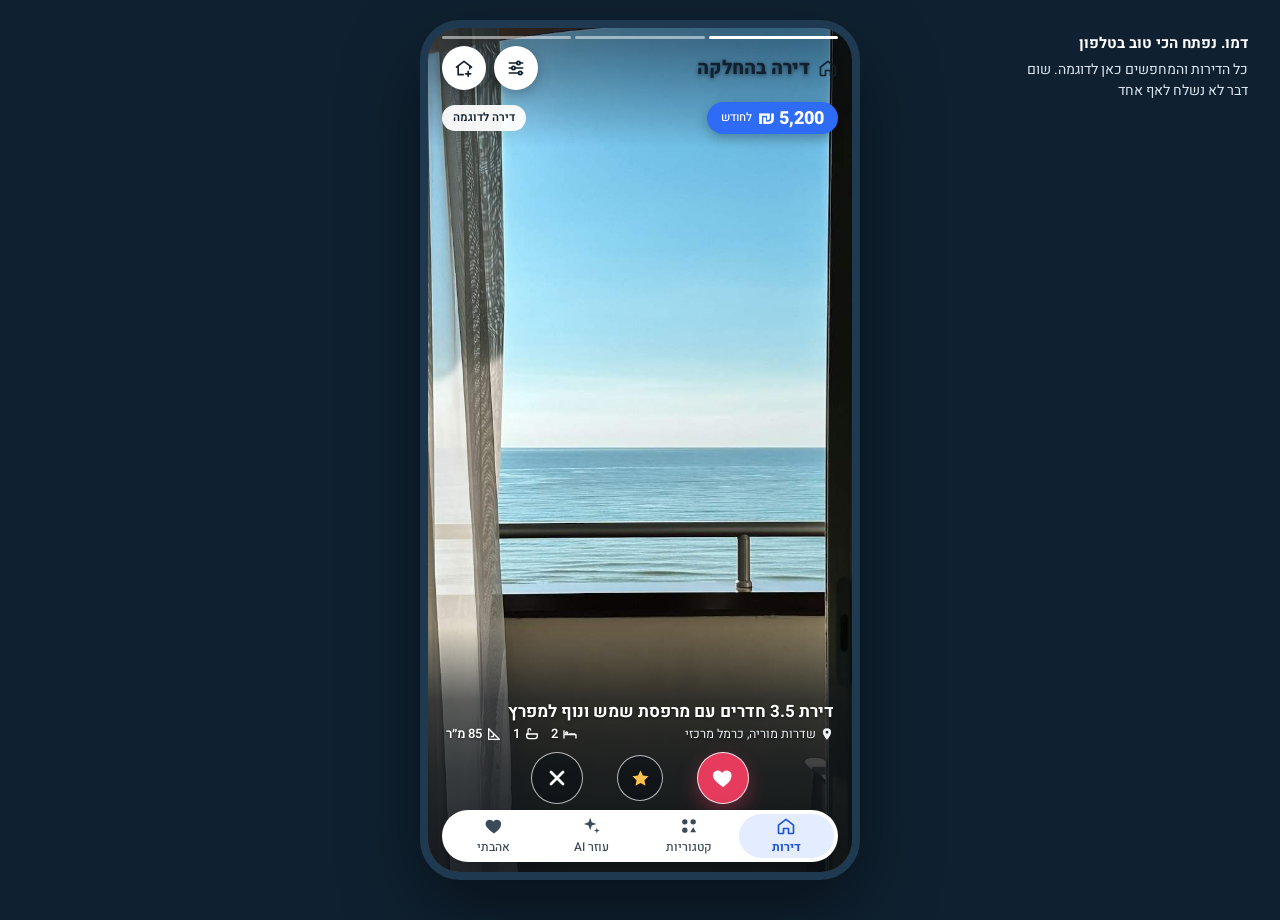
<file: v3/index.html>
<!doctype html>
<html lang="he" dir="rtl">
<head>
<meta charset="utf-8">
<meta name="viewport" content="width=device-width, initial-scale=1, viewport-fit=cover">
<meta name="theme-color" content="#1B3448">
<title>דירה בהחלקה · דמו</title>
<meta name="description" content="דמו לחיץ: מחליקים על דירות להשכרה במטרופולין חיפה, שומרים מה שאהבתם ושולחים פנייה לבעל הדירה.">
<meta property="og:title" content="דירה בהחלקה · דמו">
<meta property="og:description" content="מחליקים על דירות להשכרה. שומרים, מסמנים כוכב, ושולחים פנייה לבעל הדירה.">
<meta property="og:type" content="website">
<meta property="og:url" content="https://hagay-bot.github.io/dira-swipe-demo/v3/">
<meta property="og:image" content="https://hagay-bot.github.io/dira-swipe-demo/v3/og.png">
<meta property="og:image:width" content="1200">
<meta property="og:image:height" content="630">
<meta name="twitter:card" content="summary_large_image">
<link rel="preconnect" href="https://fonts.googleapis.com">
<link rel="preconnect" href="https://fonts.gstatic.com" crossorigin>
<link rel="stylesheet" href="https://fonts.googleapis.com/css2?family=Heebo:wght@400;500;600;700;800&display=swap">
<style>
/*
 * «זכוכית נוזלית» (הכרעת חגי 1.10.2026, כיוון 4): תמונה מלאה, פקדים צפים מזכוכית עבה, טקסט לבן.
 * כל צבע וכל זכוכית מוגדרים כאן. מראה אחד, בלי מצב כהה נפרד: הזכוכית יושבת תמיד על תמונה.
 */
:root {
  --ground: #1B3448;                      /* מתחת לתמונות, עד שהן נטענות */
  --tint: rgba(10, 24, 38, .32);          /* כהות מעל הרקע המטושטש, לקריאות */
  --ink: #FFFFFF;
  --ink-2: #DCE6F0;
  --ink-dark: #0E2A44;                    /* טקסט על זכוכית לבנה מלאה */
  --accent: #2E6CF6;
  --accent-2: #568FFF;
  --like: #23A866;
  --like-soft: #8EF5BE;
  --star: #2E6CF6;
  --star-soft: #A9C6FF;
  --nope: #F0473F;
  --nope-soft: #FFB4B4;
  --wait-soft: #FFD99A;

  /* זכוכית */
  --glass: rgba(255, 255, 255, .2);
  --glass-strong: rgba(255, 255, 255, .28);
  --glass-dim: rgba(255, 255, 255, .12);
  --glass-solid: rgba(255, 255, 255, .88);
  --glass-dark: rgba(14, 28, 44, .86);
  --edge: rgba(255, 255, 255, .6);
  --edge-dim: rgba(255, 255, 255, .38);
  --blur: blur(14px) saturate(1.9);
  --blur-heavy: blur(26px) saturate(1.8);
  --shine: inset 0 1.5px 1px rgba(255, 255, 255, .95), inset 0 -12px 26px rgba(255, 255, 255, .14);
  --lift: 0 14px 32px rgba(0, 0, 0, .22);
  --drop: radial-gradient(circle at 32% 26%, rgba(255, 255, 255, .95), rgba(255, 255, 255, .55) 42%, rgba(255, 255, 255, .35));
  --primary-fill: linear-gradient(180deg, rgba(86, 144, 255, .95), rgba(46, 108, 246, .95));
  --primary-glow: inset 0 1.5px 1px rgba(255, 255, 255, .7), inset 0 -8px 18px rgba(0, 0, 60, .2), 0 12px 26px rgba(46, 108, 246, .35);
  --text-lift: 0 1px 2px rgba(0, 0, 0, .35);

  --font: "Heebo", "Segoe UI", Arial, sans-serif;
  --fs-xs: 12px;
  --fs-s: 13.5px;
  --fs-m: 15.5px;
  --fs-l: 18px;
  --fs-xl: 21px;
  --fs-price: 28px;

  --sp-1: 4px;
  --sp-2: 8px;
  --sp-3: 12px;
  --sp-4: 16px;
  --sp-5: 20px;
  --sp-6: 24px;

  --r-s: 14px;
  --r-m: 20px;
  --r-l: 26px;
  --r-xl: 34px;
  --r-pill: 999px;

  --tap: 44px;
  --tabbar-room: 72px;                    /* כמה מקום להשאיר מעל התפריט הצף */
  --rb-offset: 83px;                      /* מרחק ✕ ו-♥ ממרכז ★ */
  --app-w: 440px;
  --swipe-ms: 300ms;                      /* נדרס מ-config.swipeMs בהפעלה */
  --snap-ms: 200ms;
  color-scheme: dark;
}

</style>
<style>
/* כל השאר. מאפיינים לוגיים בלבד (inline-start = ימין בעברית), בלי היפוכי כיוון */
* { box-sizing: border-box; -webkit-tap-highlight-color: transparent; }
[hidden] { display: none !important; }
html, body { height: 100%; margin: 0; }
body { background: var(--ground); color: var(--ink); font: 400 16px/1.5 var(--font); -webkit-font-smoothing: antialiased; overflow: hidden; }
button, input, select, textarea { font: inherit; color: inherit; }
button { cursor: pointer; }
option { color: var(--ink-dark); }
h1, h2, h3, p, ul, ol, dl, dd, fieldset { margin: 0; }
ul, ol { padding: 0; list-style: none; }
fieldset { border: 0; padding: 0; min-inline-size: 0; }
legend { padding: 0; }
a { color: var(--ink); }
:focus-visible { outline: 3px solid #FFFFFF; outline-offset: 2px; box-shadow: 0 0 0 6px rgba(46, 108, 246, .6); }
h1:focus, h2:focus { outline: none; box-shadow: none; }
::placeholder { color: rgba(255, 255, 255, .62); }
.sr-only { position: absolute !important; inline-size: 1px; block-size: 1px; padding: 0; margin: -1px; overflow: hidden; clip: rect(0 0 0 0); white-space: nowrap; border: 0; }

/* ——— חומרים: זכוכית, טיפה, כפתור ראשי ——— */
.glass, .app-top .brand, .icon-btn, .chip, .opt, .yn button, .btn-ghost, .tabbar, .sheet-x, .composer, .chat-top, .fav, .req, .owner-apt, .empty, .reveal, .stat-row div, .ai-card, .search, .note, .step, .form, .log table {
  background: var(--glass);
  border: 1px solid var(--edge);
  -webkit-backdrop-filter: var(--blur);
  backdrop-filter: var(--blur);
  box-shadow: var(--shine), var(--lift);
}
.btn-primary { background: var(--primary-fill); border: 1px solid rgba(255, 255, 255, .55); box-shadow: var(--primary-glow); color: #FFFFFF; }

/* ——— מעטפת: רקע מטושטש מתמונת הדירה, ומסכים מעליו ——— */
#app { position: relative; max-inline-size: var(--app-w); block-size: 100vh; block-size: 100dvh; margin-inline: auto; overflow: hidden; background: var(--ground); isolation: isolate; }
.ambient { position: absolute; inset: -120px; z-index: -1; background-color: var(--ground); background-size: cover; background-position: center; filter: blur(38px) saturate(1.7) brightness(.8); transition: background-image .6s; }
.ambient::after { content: ""; position: absolute; inset: 0; background: var(--tint); }
.screen-host { position: absolute; inset: 0; }
.screen { position: absolute; inset: 0; display: flex; flex-direction: column; text-shadow: var(--text-lift); }
.tabs-on .screen { padding-block-end: var(--tabbar-room); }
.scroll { overflow-y: auto; overscroll-behavior: contain; -webkit-overflow-scrolling: touch; }
.grow { flex: 1; min-block-size: 0; }
.aside { display: none; }
@media (min-width: 760px) {
  body { background: #0F2131; }
  #app { block-size: min(880px, calc(100dvh - 40px)); margin-block: 20px; border-radius: 40px; box-shadow: 0 30px 80px rgba(0, 0, 0, .45); border: 8px solid #1F3A50; }
  .aside { display: block; position: fixed; inset-block-start: 32px; inset-inline-start: 32px; max-inline-size: 230px; color: var(--ink-2); font-size: 14px; }
  .aside b { display: block; color: var(--ink); font-size: 15px; margin-block-end: var(--sp-1); }
}

/* ——— כותרות צפות ——— */
.app-top { position: relative; z-index: 6; display: flex; align-items: center; justify-content: space-between; gap: var(--sp-2); padding: 12px 14px 4px; }
.app-top .brand { display: flex; align-items: center; gap: 8px; block-size: 48px; padding-inline: 18px; border-radius: 24px; font-weight: 700; font-size: 19px; }
.brand svg { inline-size: 20px; block-size: 20px; }
.top-icons { display: flex; gap: var(--sp-2); }
.icon-btn { position: relative; inline-size: 48px; block-size: 48px; border-radius: 50%; display: grid; place-items: center; padding: 0; flex: none; color: var(--ink); }
.icon-btn svg { inline-size: 20px; block-size: 20px; }
.icon-btn .dot { position: absolute; inset-block-start: 9px; inset-inline-end: 9px; inline-size: 10px; block-size: 10px; border-radius: 50%; background: var(--nope); border: 2px solid #FFFFFF; }
.page-top { position: relative; display: flex; align-items: center; justify-content: center; min-block-size: 64px; padding: 12px 70px 4px; flex: none; }
.page-top h1 { display: flex; align-items: center; block-size: 48px; padding-inline: 22px; border-radius: 24px; font-size: 18px; font-weight: 700; text-align: center; background: var(--glass); border: 1px solid var(--edge); -webkit-backdrop-filter: var(--blur); backdrop-filter: var(--blur); box-shadow: var(--shine), var(--lift); }
.page-top .back { position: absolute; inset-inline-start: 14px; inset-block-start: 12px; }
.owner-top .brand { font-size: 16px; gap: 10px; }
.pill-demo { font-size: 11.5px; font-weight: 600; color: var(--ink-dark); background: var(--glass-solid); border-radius: var(--r-pill); padding: 3px 9px; text-shadow: none; }

/* ——— ניווט תחתון: קפסולה צפה ——— */
.tabbar { position: absolute; z-index: 30; inset-inline: 18px; inset-block-end: calc(10px + env(safe-area-inset-bottom)); block-size: 52px; border-radius: 26px; display: flex; align-items: center; gap: 2px; padding-inline: 6px; }
.tab { position: relative; flex: 1; block-size: 44px; border: 0; border-radius: 22px; background: none; display: grid; justify-items: center; align-content: center; gap: 2px; padding: 0; color: var(--ink); font-size: 11px; font-weight: 500; text-shadow: var(--text-lift); }
.tab svg { inline-size: 19px; block-size: 19px; }
.tab[aria-current="page"] { background: rgba(255, 255, 255, .38); color: var(--ink-dark); font-weight: 700; text-shadow: none; }
.tab .badge { position: absolute; inset-block-start: 0; inset-inline-end: calc(50% - 24px); min-inline-size: 18px; block-size: 18px; border-radius: var(--r-pill); background: var(--nope); color: #FFFFFF; font-size: 11px; line-height: 18px; padding-inline: 5px; text-shadow: none; }

/* ——— כפתורים ——— */
.btn-primary, .btn-ghost { display: flex; align-items: center; justify-content: center; gap: var(--sp-2); inline-size: 100%; min-block-size: 52px; border-radius: 26px; padding: 12px var(--sp-4); font-weight: 700; text-decoration: none; text-align: center; text-shadow: none; }
.btn-primary { font-size: 16.5px; }
.btn-ghost { color: var(--ink); font-size: var(--fs-m); font-weight: 600; }
.btn-primary svg, .btn-ghost svg { inline-size: 19px; block-size: 19px; flex: none; }
.btn-small { inline-size: auto; min-block-size: 44px; padding: 8px 16px; font-size: 14.5px; }
.btn-row { display: grid; gap: 10px; }
.two-btn { display: grid; grid-template-columns: 1fr 1fr; gap: 10px; }
.chips { display: flex; gap: var(--sp-2); overflow-x: auto; padding: var(--sp-1) 14px var(--sp-2); scrollbar-width: none; }
.chips::-webkit-scrollbar { display: none; }
.chip { flex: none; display: inline-flex; align-items: center; gap: 6px; min-block-size: 38px; border-radius: 19px; padding: 5px 14px; font-size: 14px; font-weight: 600; white-space: nowrap; color: var(--ink); box-shadow: var(--shine); }
.chip.on, .chip[aria-pressed="true"], .opt[aria-pressed="true"], .yn button[aria-pressed="true"] { background: var(--glass-solid); border-color: rgba(255, 255, 255, .95); color: var(--ink-dark); text-shadow: none; }
.chip svg { inline-size: 15px; block-size: 15px; }
.opts { display: flex; flex-wrap: wrap; gap: var(--sp-2); }
.opt { min-inline-size: var(--tap); min-block-size: 40px; border-radius: 20px; padding: 6px 16px; font-weight: 600; font-size: 14.5px; color: var(--ink); box-shadow: var(--shine); }
.linkish { border: 0; background: none; color: var(--ink); text-decoration: underline; text-underline-offset: 3px; font-weight: 700; padding: var(--sp-1) 0; min-block-size: 32px; justify-self: start; }

/* ——— טפסים ——— */
.field { display: grid; gap: 6px; }
.field > label, .field > .label, .media-add .label { font-size: 13px; font-weight: 600; color: var(--ink-2); }
.field input, .field select, .field textarea { inline-size: 100%; min-block-size: 46px; padding: 10px 14px; border-radius: 16px; font-size: 15.5px; color: var(--ink); background: var(--glass-dim); border: 1px solid var(--edge-dim); text-shadow: none; }
.field input:focus, .field select:focus, .field textarea:focus { outline: none; border-color: #FFFFFF; background: rgba(255, 255, 255, .18); }
.field textarea { min-block-size: 84px; resize: vertical; line-height: 1.5; }
.field .err { color: var(--nope-soft); font-size: 13px; font-weight: 600; }
.field.bad > label { color: var(--nope-soft); }
.field.bad input, .field.bad select { background: rgba(255, 90, 90, .16); border: 1.5px solid rgba(255, 150, 150, .85); }
.row2 { display: grid; grid-template-columns: 1fr 1fr; gap: var(--sp-3); }
.row3 { display: grid; grid-template-columns: repeat(3, 1fr); gap: 10px; }
.note { font-size: 13.5px; color: var(--ink-2); border-radius: var(--r-s); padding: 10px var(--sp-3); box-shadow: var(--shine); }
.fine { font-size: 13.5px; color: var(--ink-2); text-align: center; }

/* ——— ערימה: התמונה ממלאת את המסך, הפקדים צפים ——— */
.deck-screen .app-top { position: absolute; inset-inline: 0; inset-block-start: 0; }
.deck-screen .filter-row { position: absolute; z-index: 6; inset-inline: 0; inset-block-start: 66px; }
.filter-row .chip { font-size: 13px; min-block-size: 34px; padding: 3px 12px; }
.deck { position: absolute; inset: 0; }
.card { position: absolute; inset: 0; overflow: hidden; background: var(--ground); touch-action: none; user-select: none; -webkit-user-select: none; will-change: transform; }
.card.under { transform: scale(.94); border-radius: 34px; filter: brightness(.7); }
.card.fly { transition: transform var(--swipe-ms) cubic-bezier(.3, .6, .4, 1), opacity var(--swipe-ms); border-radius: 34px; }
.card.snap { transition: transform var(--snap-ms) ease; }
.card:focus-visible { outline-offset: -6px; }
.card::after { content: ""; position: absolute; inset-inline: 0; inset-block-end: 0; block-size: 36%; background: linear-gradient(to top, rgba(8, 18, 30, .78), rgba(8, 18, 30, .35) 55%, rgba(8, 18, 30, 0)); pointer-events: none; }
.photo, .photo svg, .photo img { position: absolute; inset: 0; inline-size: 100%; block-size: 100%; object-fit: cover; display: block; }
.bars { position: absolute; inset-block-start: 122px; inset-inline: 28px; display: flex; gap: 5px; z-index: 2; }
.filter-row:not([hidden]) ~ .deck .bars { inset-block-start: 116px; }
.bar { flex: 1; block-size: 4px; border-radius: 4px; background: rgba(255, 255, 255, .4); }
.bar.on { background: #FFFFFF; }
.card-tags { position: absolute; inset-block-start: 136px; inset-inline: 22px; display: flex; gap: 6px; flex-wrap: wrap; z-index: 2; }
.tag { font-size: 12.5px; font-weight: 600; border-radius: var(--r-pill); padding: 5px 12px; color: var(--ink); background: rgba(255, 255, 255, .22); border: 1px solid var(--edge); -webkit-backdrop-filter: blur(10px); backdrop-filter: blur(10px); box-shadow: inset 0 1px 1px rgba(255, 255, 255, .9); text-shadow: var(--text-lift); }
.tag-mine { background: rgba(52, 199, 123, .45); }
.tag-star { background: rgba(46, 108, 246, .5); }
.tag-similar { background: rgba(14, 42, 68, .45); }
.info { position: absolute; z-index: 3; inset-inline: 18px; inset-block-end: 118px; padding: 0; display: grid; gap: 0; cursor: pointer; text-shadow: 0 1px 3px rgba(0, 0, 0, .7), 0 0 12px rgba(0, 0, 0, .35); }
/* התמונה מוכרת את הדירה: המידע בשורה אחת לכותרת, קטן, צמוד לכפתורים, והזכוכית שקופה כמעט לגמרי */
.info .title { font-size: 16.5px; font-weight: 700; line-height: 1.25; white-space: nowrap; overflow: hidden; text-overflow: ellipsis; }
.loc { display: flex; align-items: center; gap: var(--sp-1); font-size: 12.5px; line-height: 1.35; color: #EEF4FA; }
.loc svg { inline-size: 14px; block-size: 14px; flex: none; }
.specs-row { display: flex; align-items: center; justify-content: space-between; gap: var(--sp-2); }
.info .price { font-size: 18px; line-height: 1.3; }
.info .specs { font-size: 12.5px; }
.price { font-size: var(--fs-price); font-weight: 700; font-variant-numeric: tabular-nums; white-space: nowrap; }
.specs { display: flex; gap: var(--sp-3); font-size: 14px; font-weight: 600; font-variant-numeric: tabular-nums; }
.specs > span { display: inline-flex; align-items: center; gap: var(--sp-1); white-space: nowrap; }
.specs svg { inline-size: 16px; block-size: 16px; }
.stamp { position: absolute; inset-block-start: 200px; z-index: 4; opacity: 0; pointer-events: none; font-size: 26px; font-weight: 700; padding: 6px 18px; border-radius: 22px; border: 2px solid; background: rgba(255, 255, 255, .88); text-shadow: none; }
.stamp-like { inset-inline-end: 26px; color: var(--like); transform: rotate(-10deg); }
.stamp-nope { inset-inline-start: 26px; color: var(--nope); transform: rotate(10deg); }
.stamp-star { inset-block-start: 250px; inset-inline: 0; margin-inline: auto; inline-size: max-content; color: var(--star); }
/*
 * הכרעה 5: ✕ משמאל, ★ באמצע, ♥ מימין. המיקום קבוע במפורש ולא תלוי ב-direction:
 * שלושת הכפתורים באותו תא ממורכז, וכל אחד מוזז על ציר x הפיזי. סדר ה-DOM ♥ ★ ✕ שומר על סדר קריאה מימין לשמאל.
 */
.actions { position: absolute; z-index: 5; inset-inline: 0; inset-block-end: 68px; display: grid; place-items: center; }
.actions > .rb { grid-area: 1 / 1; }
.rb-like { translate: var(--rb-offset) 0; }
.rb-nope { translate: calc(-1 * var(--rb-offset)) 0; }
.rb { display: grid; place-items: center; inline-size: 48px; block-size: 48px; border-radius: 50%; padding: 0; background: var(--drop); border: 1px solid rgba(255, 255, 255, .8); -webkit-backdrop-filter: blur(10px) saturate(1.8); backdrop-filter: blur(10px) saturate(1.8); box-shadow: inset 0 -6px 14px rgba(255, 255, 255, .4), 0 12px 26px rgba(0, 0, 0, .22); transition: transform .12s; }
.rb svg { inline-size: 22px; block-size: 22px; }
.rb-nope { color: var(--nope); }
.rb-star { color: var(--star); inline-size: 44px; block-size: 44px; }
.rb-star svg { inline-size: 19px; block-size: 19px; }
.rb-like { color: var(--like); }
.rb:active { transform: scale(.92); }

/* ——— מסך ריק ——— */
.empty { position: absolute; z-index: 3; inset-inline: 18px; inset-block-start: 50%; transform: translateY(-55%); display: flex; flex-direction: column; align-items: center; text-align: center; padding: 28px 22px 22px; gap: 10px; border-radius: var(--r-xl); }
.screen > .scroll > .empty, [data-body] > .empty { position: static; transform: none; margin: 40px 18px; }
.empty .big { inline-size: 72px; block-size: 72px; border-radius: 50%; display: grid; place-items: center; color: var(--ink-dark); background: var(--drop); border: 1px solid rgba(255, 255, 255, .8); text-shadow: none; }
.empty .big svg { inline-size: 32px; block-size: 32px; }
.empty h2 { font-size: 20px; font-weight: 700; }
.empty p { color: var(--ink-2); max-inline-size: 30ch; }
.empty .btn-row { inline-size: 100%; margin-block-start: 6px; }

/* ——— הודעות ——— */
.toast { position: absolute; inset-inline: 18px; inset-block-start: 118px; z-index: 70; padding: 12px 16px; border-radius: 22px; font-size: 14.5px; font-weight: 600; color: var(--ink); background: rgba(14, 30, 48, .72); border: 1px solid rgba(255, 255, 255, .35); -webkit-backdrop-filter: var(--blur); backdrop-filter: var(--blur); box-shadow: var(--shine), var(--lift); opacity: 0; transform: translateY(-12px); pointer-events: none; transition: opacity .2s, transform .2s; }
.toast.show { opacity: 1; transform: none; }
.toast.ok { background: rgba(26, 120, 76, .78); }
.banner { position: absolute; inset-block-start: 12px; inset-inline: 14px; z-index: 65; display: flex; align-items: center; gap: var(--sp-3); padding: 10px 14px; border-radius: 28px; text-align: start; color: var(--ink); background: rgba(255, 255, 255, .24); border: 1px solid var(--edge); -webkit-backdrop-filter: var(--blur-heavy); backdrop-filter: var(--blur-heavy); box-shadow: var(--shine), var(--lift); transform: translateY(-140%); transition: transform .35s cubic-bezier(.2, .9, .3, 1.2); text-shadow: var(--text-lift); }
.banner.show { transform: none; }
.banner-sign { flex: none; inline-size: 40px; block-size: 40px; border-radius: 50%; display: grid; place-items: center; color: var(--like); background: var(--drop); border: 1px solid rgba(255, 255, 255, .8); }
.banner-sign svg { inline-size: 18px; block-size: 18px; }
.banner-text b { display: block; font-size: 15px; }
.banner-text span { font-size: var(--fs-s); color: #EEF4FA; }

/* כשגיליון פתוח, ההודעה עולה למעלה כדי לא להסתיר את הכפתור הראשי */
/* ההודעה למעלה, מתחת לכותרת, כדי לא להסתיר את התמונה ואת הכפתורים. כשגיליון פתוח היא עולה עוד */
#app:has(> .sheet) .toast { inset-block-start: 14px; }

/* ——— גיליון: זכוכית כהה שעולה מעל התמונה ——— */
.sheet { position: absolute; inset: 0; z-index: 60; display: flex; flex-direction: column; justify-content: flex-end; }
.sheet-scrim { position: absolute; inset: 0; background: rgba(6, 14, 24, .6); border: 0; inline-size: 100%; padding: 0; }
.sheet-body { position: relative; max-block-size: 90%; display: flex; flex-direction: column; border-radius: 36px 36px 0 0; color: var(--ink); background: var(--glass-dark); border: 1px solid rgba(255, 255, 255, .4); border-block-end: 0; -webkit-backdrop-filter: var(--blur-heavy); backdrop-filter: var(--blur-heavy); box-shadow: inset 0 1.5px 1px rgba(255, 255, 255, .7), 0 -10px 40px rgba(0, 0, 0, .25); animation: up .3s cubic-bezier(.2, .9, .3, 1); text-shadow: var(--text-lift); }
@keyframes up { from { transform: translateY(60px); opacity: .6; } to { transform: none; opacity: 1; } }
.sheet-bar { position: relative; display: flex; justify-content: center; padding-block: 10px 4px; }
.sheet-grip { inline-size: 40px; block-size: 5px; border-radius: 5px; background: rgba(255, 255, 255, .45); }
.sheet-x { position: absolute; inset-inline-end: 14px; inset-block-start: 10px; inline-size: 40px; block-size: 40px; border-radius: 50%; display: grid; place-items: center; padding: 0; color: var(--ink); box-shadow: var(--shine); }
.sheet-x svg { inline-size: 18px; block-size: 18px; }
.sheet-content { overflow-y: auto; overscroll-behavior: contain; padding: 6px 18px calc(24px + env(safe-area-inset-bottom)); display: grid; gap: 12px; }
.sheet-content h2 { font-size: 21px; font-weight: 700; line-height: 1.3; padding-inline-end: 44px; }
.sheet-content .sub { color: var(--ink-2); font-size: 13.5px; margin-block-start: -8px; }
.sheet-head { display: flex; align-items: center; justify-content: space-between; gap: var(--sp-2); padding-inline-end: 44px; }
.sheet-head h2 { display: flex; align-items: center; gap: 6px; padding: 0; }
.sheet-head svg { inline-size: 20px; block-size: 20px; }
.q { display: grid; gap: var(--sp-2); }
.q-label { display: block; font-weight: 600; font-size: 14px; color: var(--ink-2); }
.range { inline-size: 100%; accent-color: #FFFFFF; block-size: 32px; margin: 0; }
.range-out { font-weight: 700; font-variant-numeric: tabular-nums; color: var(--ink); }
.search { display: flex; align-items: center; gap: var(--sp-2); border-radius: 23px; padding-inline: 14px; box-shadow: var(--shine); }
.search:focus-within { border-color: #FFFFFF; }
.search input { flex: 1; border: 0; padding: 11px 0; font-size: 16px; background: transparent; min-inline-size: 0; color: var(--ink); }
.search input:focus { outline: none; }
.search svg { inline-size: 18px; block-size: 18px; flex: none; }
.sheet-foot { margin-block-start: var(--sp-2); }
.sheet-photo { position: relative; block-size: 200px; border-radius: 24px; overflow: hidden; border: 1px solid rgba(255, 255, 255, .35); }
.detail-price { display: flex; justify-content: space-between; align-items: center; gap: var(--sp-2); }
.detail-price .price { font-size: 26px; }
.kv { display: grid; grid-template-columns: auto 1fr; gap: 7px 14px; font-size: 14.5px; padding: 12px 14px; border-radius: var(--r-m); background: rgba(255, 255, 255, .1); border: 1px solid rgba(255, 255, 255, .28); }
.kv dt { color: #C9D6E3; }
.kv dd { font-weight: 600; font-variant-numeric: tabular-nums; }
.kv dd.yes { color: var(--like-soft); }
.kv dd.no { color: var(--nope-soft); }
.feat-list { display: flex; flex-wrap: wrap; gap: 6px; }
.feat-list li { font-size: 13px; font-weight: 600; padding: 5px 11px; border-radius: var(--r-pill); background: rgba(255, 255, 255, .16); border: 1px solid rgba(255, 255, 255, .4); box-shadow: inset 0 1px 1px rgba(255, 255, 255, .6); }
.sec-title { font-weight: 700; font-size: 15px; margin-block-start: 4px; }
.credit { font-size: 12px; color: #B9C8D6; }
.sheet-actions { position: sticky; inset-block-end: calc(-24px - env(safe-area-inset-bottom)); margin-inline: -18px; margin-block-end: calc(-24px - env(safe-area-inset-bottom)); padding: 14px 18px calc(22px + env(safe-area-inset-bottom)); background: rgba(14, 28, 44, .94); border-block-start: 1px solid rgba(255, 255, 255, .22); -webkit-backdrop-filter: blur(20px); backdrop-filter: blur(20px); }
.status { text-align: center; font-weight: 700; padding: 10px; border-radius: var(--r-pill); text-shadow: none; }
.status.ok { color: #FFFFFF; background: rgba(52, 199, 123, .45); border: 1px solid rgba(170, 255, 205, .65); }
.status.wait { color: #FFFFFF; background: rgba(240, 170, 40, .42); border: 1px solid rgba(255, 220, 150, .7); }

/* ——— אהבתי ——— */
.fav-list { display: grid; gap: 10px; padding: 6px 14px var(--sp-4); }
.fav { display: flex; align-items: center; gap: var(--sp-2); border-radius: var(--r-l); padding: 10px; }
.fav-main { flex: 1; min-inline-size: 0; display: flex; align-items: center; gap: var(--sp-3); border: 0; background: none; padding: 0; text-align: start; color: var(--ink); }
.fav .thumb { position: relative; flex: none; inline-size: 76px; block-size: 76px; border-radius: 18px; overflow: hidden; border: 1px solid rgba(255, 255, 255, .5); }
.fav .main { flex: 1; min-inline-size: 0; display: grid; }
.fav .main b { font-size: 15px; font-weight: 700; line-height: 1.3; overflow: hidden; text-overflow: ellipsis; white-space: nowrap; }
.fav .main .p { color: var(--star-soft); font-weight: 700; font-size: 15px; }
.fav .main small { color: var(--ink-2); font-size: 12.5px; }
.fav .side { flex: none; display: grid; justify-items: center; gap: 6px; }
.unsave { inline-size: 40px; block-size: 40px; }
.unsave svg { color: var(--nope-soft); inline-size: 18px; block-size: 18px; }
.state { font-size: 11.5px; font-weight: 700; border-radius: var(--r-pill); padding: 3px 9px; white-space: nowrap; color: #FFFFFF; text-shadow: none; }
.state.wait { background: rgba(240, 170, 40, .45); border: 1px solid rgba(255, 220, 150, .7); }
.state.ok { background: rgba(52, 199, 123, .42); border: 1px solid rgba(160, 255, 200, .6); }
.state.star { background: rgba(46, 108, 246, .45); border: 1px solid rgba(170, 200, 255, .65); }
[data-body] > .fine { padding: 0 var(--sp-5) var(--sp-4); }

/* ——— קטגוריות ——— */
.cat-grid { display: grid; grid-template-columns: 1fr 1fr; gap: var(--sp-3); padding: 6px 14px var(--sp-5); }
.cat { position: relative; inline-size: 100%; block-size: 160px; border-radius: var(--r-l); overflow: hidden; padding: 0; background: var(--ground); border: 1px solid rgba(255, 255, 255, .5); box-shadow: var(--lift); color: var(--ink); }
.cat .label { position: absolute; inset-inline: 8px; inset-block-end: 8px; z-index: 2; padding: 8px 12px; border-radius: 18px; font-weight: 700; font-size: 16px; text-align: start; background: rgba(255, 255, 255, .2); border: 1px solid var(--edge); -webkit-backdrop-filter: var(--blur); backdrop-filter: var(--blur); box-shadow: inset 0 1px 1px rgba(255, 255, 255, .9); text-shadow: var(--text-lift); }
.cat .label small { display: block; font-weight: 500; font-size: 12px; color: #EEF4FA; }
.cat .badge2 { position: absolute; inset-inline-end: 10px; inset-block-start: 10px; z-index: 2; inline-size: 36px; block-size: 36px; border-radius: 50%; display: grid; place-items: center; font-size: 18px; background: var(--drop); border: 1px solid rgba(255, 255, 255, .8); }

/* ——— עוזר ושיחה ——— */
.msgs { flex: 1; min-block-size: 0; overflow-y: auto; padding: 10px 14px; display: flex; flex-direction: column; gap: 10px; }
.msg { max-inline-size: 82%; padding: 10px 14px; font-size: 15px; line-height: 1.45; }
.msg.me { align-self: flex-start; border-radius: 22px 22px 22px 6px; background: var(--primary-fill); border: 1px solid rgba(255, 255, 255, .5); box-shadow: inset 0 1px 1px rgba(255, 255, 255, .6), 0 8px 20px rgba(46, 108, 246, .25); }
.msg.them, .msg.bot { align-self: flex-end; border-radius: 22px 22px 6px 22px; background: var(--glass); border: 1px solid var(--edge); -webkit-backdrop-filter: var(--blur); backdrop-filter: var(--blur); box-shadow: inset 0 1.5px 1px rgba(255, 255, 255, .9), 0 8px 20px rgba(0, 0, 0, .15); }
.msg.sys { align-self: center; max-inline-size: 92%; background: transparent; color: var(--ink-2); font-size: 12.5px; text-align: center; padding: 2px var(--sp-2); }
.suggest { padding: 0; flex-wrap: wrap; overflow: visible; }
.ai-results { align-self: stretch; display: grid; gap: 10px; }
.ai-results .head { display: flex; align-items: center; gap: 6px; font-weight: 600; font-size: 14px; color: var(--ink-2); }
.ai-results .head svg { inline-size: 16px; block-size: 16px; }
.ai-card { border-radius: var(--r-l); overflow: hidden; }
.ai-card .pic { position: relative; block-size: 140px; }
.ai-card .body { padding: 12px 14px 14px; }
.ai-card h2 { font-size: var(--fs-m); font-weight: 700; }
.ai-card .meta { display: flex; justify-content: space-between; gap: var(--sp-2); color: var(--ink-2); font-size: var(--fs-s); margin-block: 2px var(--sp-2); }
.ai-card .meta .p { color: var(--ink); font-weight: 700; white-space: nowrap; }
.ai-card .two-btn > * { min-block-size: 44px; padding: 8px 10px; font-size: 14.5px; border-radius: 22px; }
.typing { align-self: flex-end; display: flex; gap: var(--sp-1); padding: 14px 16px; border-radius: 22px; background: var(--glass); border: 1px solid var(--edge); }
.typing i { inline-size: 6px; block-size: 6px; border-radius: 50%; background: #FFFFFF; animation: blink 1s infinite; }
.typing i:nth-child(2) { animation-delay: .15s; }
.typing i:nth-child(3) { animation-delay: .3s; }
@keyframes blink { 0%, 80%, 100% { opacity: .25; } 40% { opacity: 1; } }
.composer { flex: none; display: flex; align-items: center; gap: var(--sp-2); margin: 8px 14px 20px; block-size: 62px; padding-inline: 8px; border-radius: 31px; }
.tabs-on .composer { margin-block-end: 6px; }
.composer input { flex: 1; min-inline-size: 0; block-size: 44px; border: 0; border-radius: 22px; padding: 0 14px; font-size: 15.5px; color: var(--ink); background: rgba(255, 255, 255, .12); }
.composer input:focus { outline: none; background: rgba(255, 255, 255, .2); }
.composer button { flex: none; inline-size: 46px; block-size: 46px; border-radius: 50%; display: grid; place-items: center; color: #FFFFFF; background: var(--primary-fill); border: 1px solid rgba(255, 255, 255, .6); box-shadow: inset 0 1px 1px rgba(255, 255, 255, .7); }
.composer button svg { inline-size: 20px; block-size: 20px; }
.chat-top { flex: none; display: flex; align-items: center; gap: 10px; margin: 12px 14px 4px; block-size: 64px; padding-inline: 8px; border-radius: 32px; }
.chat-top .icon-btn { inline-size: 46px; block-size: 46px; box-shadow: var(--shine); }
.chat-top h1 { font-size: 16px; font-weight: 700; }
.chat-top span:not(.avatar) { display: block; font-size: 12.5px; color: var(--ink-2); white-space: nowrap; overflow: hidden; text-overflow: ellipsis; }
.chat-top > div { min-inline-size: 0; }
.avatar { flex: none; inline-size: 42px; block-size: 42px; border-radius: 50%; display: grid; place-items: center; font-weight: 700; background: var(--primary-fill); border: 1px solid rgba(255, 255, 255, .6); }
.after-chat { align-self: stretch; margin-block-start: 8px; }

/* ——— התאמה ——— */
.match { justify-content: flex-start; padding: 48px 18px 28px; gap: 18px; text-align: center; }
.match::before { content: ""; position: absolute; inset: 0; z-index: -1; background: rgba(8, 20, 34, .2); }
.match-center { display: grid; justify-items: center; gap: 16px; }
.match .hello { display: inline-flex; align-items: center; gap: 8px; block-size: 40px; padding-inline: 18px; border-radius: 20px; font-weight: 700; font-size: 15px; background: var(--glass); border: 1px solid var(--edge); -webkit-backdrop-filter: var(--blur); backdrop-filter: var(--blur); box-shadow: var(--shine); }
.match .hello svg { inline-size: 18px; block-size: 18px; color: var(--like-soft); }
.match-art { position: relative; inline-size: 176px; block-size: 176px; border-radius: 50%; overflow: hidden; border: 8px solid rgba(255, 255, 255, .3); box-shadow: inset 0 2px 1px rgba(255, 255, 255, .95), 0 20px 44px rgba(0, 0, 0, .3); }
.match-art .photo { inset: 0; }
.match h1 { font-size: 24px; font-weight: 700; line-height: 1.25; text-wrap: balance; text-shadow: 0 2px 6px rgba(0, 0, 0, .35); }
.match .sub { margin-block-start: -8px; color: #E6EEF6; font-size: 14.5px; }
.reveal { padding: 16px 18px; border-radius: 28px; display: grid; gap: 12px; text-align: start; font-size: 14.5px; }
.reveal > div { display: flex; gap: 12px; }
.reveal dt { flex: none; min-inline-size: 100px; color: #CFE8FF; font-weight: 700; }
.match .btn-row { margin-block-start: auto; }

/* ——— פרטים אחרי התאמה ——— */
.form { margin: 6px 14px 20px; padding: 18px 16px; border-radius: 28px; display: grid; align-content: start; gap: 14px; }
.form .sub { color: var(--ink-2); font-size: 14.5px; }

/* ——— פרסום דירה ——— */
.stepper { padding: 6px 14px var(--sp-6); display: grid; gap: 10px; align-content: start; }
.step { position: relative; padding: 8px 14px 8px 14px; padding-inline-start: 54px; border-radius: 26px; background: var(--glass-dim); border-color: rgba(255, 255, 255, .3); box-shadow: inset 0 1px 1px rgba(255, 255, 255, .5); }
.step.on { padding-block: 12px 16px; background: var(--glass); border-color: var(--edge); box-shadow: var(--shine), var(--lift); }
.step.done { background: rgba(255, 255, 255, .14); border-color: rgba(255, 255, 255, .45); }
.step h2 { font-size: 16px; }
.step-head { display: flex; align-items: center; min-block-size: var(--tap); border: 0; background: none; inline-size: 100%; padding: 0; text-align: start; font-weight: 700; font-size: 16px; color: var(--ink); }
.step-head[aria-disabled="true"] { cursor: default; }
.step:not(.on):not(.done) .step-head { color: var(--ink-2); font-weight: 600; }
.step-num { position: absolute; inset-inline-start: 14px; inset-block-start: 15px; inline-size: 30px; block-size: 30px; border-radius: 50%; display: grid; place-items: center; font-size: 14px; font-weight: 700; color: var(--ink); border: 1px solid rgba(255, 255, 255, .45); text-shadow: none; }
.step.on .step-num { color: var(--ink-dark); background: var(--glass-solid); border-color: transparent; inset-block-start: 19px; }
.step.done .step-num { background: rgba(52, 199, 123, .55); border-color: rgba(180, 255, 210, .7); }
.step.done .step-num svg { inline-size: 15px; block-size: 15px; }
.step-body { display: grid; gap: 14px; padding: 8px 0 2px; margin-inline-start: -40px; }
.step-fields { display: grid; gap: 14px; }
.sub-h { font-weight: 700; font-size: 14px; margin-block-start: var(--sp-1); }
.with-ai { position: relative; }
.with-ai input, .with-ai textarea { padding-inline-end: 56px; }
.ai-btn { position: absolute; inset-inline-end: 4px; inset-block-start: 26px; inline-size: 40px; block-size: 40px; border-radius: 50%; display: grid; place-items: center; color: #FFFFFF; background: radial-gradient(circle at 32% 26%, rgba(255, 255, 255, .7), rgba(140, 180, 255, .45) 45%, rgba(70, 120, 240, .55)); border: 1px solid rgba(255, 255, 255, .7); box-shadow: inset 0 -6px 12px rgba(255, 255, 255, .25); }
.ai-btn svg { inline-size: 19px; block-size: 19px; }
.ai-btn.busy svg { animation: spin 1s linear infinite; }
@keyframes spin { to { transform: rotate(360deg); } }
.yn-row { display: flex; align-items: center; justify-content: space-between; gap: 10px; font-size: 15px; }
.yn { display: flex; gap: 6px; }
.yn button { min-inline-size: 56px; min-block-size: 40px; border-radius: 20px; padding: 6px 12px; font-weight: 600; color: var(--ink); box-shadow: var(--shine); }
.step-actions { display: grid; grid-template-columns: 1.4fr 1fr; gap: 10px; }
.step-actions > :only-child { grid-column: 1 / -1; }
.media-add { display: flex; align-items: center; justify-content: space-between; gap: 10px; }
.media-add label { position: relative; cursor: pointer; }
.media-add label:focus-within { outline: 3px solid #FFFFFF; outline-offset: 2px; }
.thumbs { display: flex; gap: var(--sp-2); flex-wrap: wrap; align-items: center; }
.thumbs img { inline-size: 76px; block-size: 76px; object-fit: cover; border-radius: 18px; border: 1px solid rgba(255, 255, 255, .5); }
.thumbs .count { font-size: 13px; color: var(--ink-2); }

/* ——— צד בעל הדירה ——— */
.owner-apt { display: flex; gap: var(--sp-3); align-items: center; margin: 4px 14px 0; padding: 10px; border-radius: var(--r-l); }
.li-thumb { position: relative; flex: none; inline-size: 64px; block-size: 64px; border-radius: 18px; overflow: hidden; border: 1px solid rgba(255, 255, 255, .5); }
.owner-apt b { display: block; font-size: 15.5px; }
.owner-apt span { font-size: 13px; color: var(--ink-2); }
.sect-h { display: flex; justify-content: space-between; align-items: baseline; padding: 16px 20px 4px; }
.sect-h h2 { font-size: 17px; font-weight: 700; }
.sect-h span { font-size: 13px; color: var(--ink-2); }
.rule { margin-inline: 20px; font-size: 12.5px; line-height: 1.5; color: var(--ink-2); }
.list { display: grid; gap: 8px; margin: 12px 14px 0; }
.req { display: grid; grid-template-columns: minmax(0, 1fr) auto; gap: 4px 10px; align-items: center; padding: 10px 14px; border-radius: 22px; inline-size: 100%; text-align: start; color: var(--ink); box-shadow: var(--shine); }
.req-name { font-weight: 700; font-size: 15.5px; }
.req-name small { font-weight: 400; color: var(--ink-2); font-size: 12px; margin-inline-start: 6px; }
.req-meta { grid-column: 1 / -1; display: flex; flex-wrap: wrap; gap: var(--sp-1) 12px; font-size: 13px; color: var(--ink-2); font-variant-numeric: tabular-nums; }
.req-meta .yes { color: var(--like-soft); font-weight: 600; }
.req-meta .no { color: var(--nope-soft); font-weight: 600; }
.fit-tag { font-size: 12px; font-weight: 700; border-radius: var(--r-pill); padding: 3px 10px; color: #FFFFFF; text-shadow: none; }
.fit { background: rgba(52, 199, 123, .45); border: 1px solid rgba(170, 255, 205, .65); }
.unfit { background: rgba(255, 255, 255, .14); border: 1px solid rgba(255, 255, 255, .4); }
.req.decided .req-name, .req.decided .req-meta { opacity: .75; }
.anon { display: grid; grid-template-columns: repeat(3, 1fr); gap: var(--sp-2); }
.anon > div { border-radius: var(--r-m); padding: var(--sp-3) var(--sp-2); text-align: center; display: flex; flex-direction: column-reverse; background: rgba(255, 255, 255, .12); border: 1px solid rgba(255, 255, 255, .3); }
.anon dd { font-size: 16px; font-weight: 700; font-variant-numeric: tabular-nums; }
.anon dt { font-size: var(--fs-xs); color: var(--ink-2); }
.hidden-list { font-size: var(--fs-s); color: var(--ink-2); }
.owner-foot { padding: var(--sp-5) 14px 28px; }

/* ——— יומן ——— */
.log { padding: 6px 14px var(--sp-4); font-size: 14px; display: grid; gap: var(--sp-3); align-content: start; }
.log table { inline-size: 100%; border-collapse: separate; border-spacing: 0; border-radius: var(--r-m); overflow: hidden; font-variant-numeric: tabular-nums; }
.log td, .log th { text-align: start; padding: 7px 8px; border-block-end: 1px solid rgba(255, 255, 255, .18); }
.stat-row { display: grid; grid-template-columns: repeat(3, 1fr); gap: var(--sp-2); }
.stat-row div { border-radius: var(--r-m); padding: 10px; font-size: 12.5px; color: var(--ink-2); box-shadow: var(--shine); }
.stat-row b { display: block; font-size: 22px; font-weight: 700; color: var(--ink); }

@media (prefers-reduced-motion: reduce) {
  *, *::before, *::after { animation: none !important; transition: none !important; }
}

/* מסכים נמוכים (טלפון קטן): מסך ההתאמה נכנס בלי גלילה */
@media (max-height: 700px) {
  .match { padding-block: 24px 18px; gap: 12px; }
  .match-center { gap: 10px; }
  .match-art { inline-size: 120px; block-size: 120px; border-width: 6px; }
  .match h1 { font-size: 21px; }
  .reveal { padding: 12px 14px; gap: 8px; font-size: 13.5px; }
}

/*
 * ——— הכרעת חגי 1.10: עיצוב 3 «תג מחיר» עם הכפתורים של עיצוב 1 «שקט» ———
 * מחיר בתג בצבע המותג למעלה, שתי שורות מידע למטה, כפתורי פעולה כהים עם מסגרת לבנה, תפריט וכותרת לבנים מלאים
 */
.deck-screen .app-top { padding-block-start: 18px; }
.deck-screen .app-top .brand { background: none; border: 0; box-shadow: none; -webkit-backdrop-filter: none; backdrop-filter: none; padding: 0; block-size: 44px; font-size: 19px; font-weight: 800; text-shadow: 0 1px 4px rgba(0, 0, 0, .55); }
.deck-screen .app-top .icon-btn { inline-size: 44px; block-size: 44px; background: #FFFFFF; color: #10202E; border: 0; -webkit-backdrop-filter: none; backdrop-filter: none; box-shadow: 0 4px 14px rgba(0, 0, 0, .25); }
.card::before { content: ""; position: absolute; inset-inline: 0; inset-block-start: 0; block-size: 120px; z-index: 1; background: linear-gradient(180deg, rgba(7, 14, 22, .5), rgba(7, 14, 22, 0)); pointer-events: none; }
.card::after { block-size: 29%; background: linear-gradient(180deg, rgba(7, 14, 22, 0) 0%, rgba(7, 14, 22, .62) 30%, rgba(7, 14, 22, .78) 60%, rgba(7, 14, 22, .86) 100%); }
.bars { inset-block-start: 8px; inset-inline: 14px; gap: 4px; }
.bar { block-size: 3px; background: rgba(255, 255, 255, .5); }
.filter-row:not([hidden]) ~ .deck .bars { inset-block-start: 8px; }
.price-tag { position: absolute; z-index: 2; inset-inline-start: 14px; inset-block-start: 74px; block-size: 32px; padding-inline: 14px; border-radius: 16px; display: flex; align-items: center; gap: 6px; color: #FFFFFF; background: var(--accent); box-shadow: 0 4px 12px rgba(0, 0, 0, .25); text-shadow: none; }
.price-tag .price { font-size: 18px; font-weight: 800; }
.price-tag span:last-child { font-size: 11.5px; font-weight: 500; }
.card-tags { inset-block-start: 77px; inset-inline: 14px; justify-content: flex-end; }
.filter-row:not([hidden]) ~ .deck .price-tag { inset-block-start: 116px; }
.filter-row:not([hidden]) ~ .deck .card-tags { inset-block-start: 119px; }
.card-tags .tag { font-size: 11.5px; padding: 0 11px; line-height: 26px; border-radius: 13px; color: #10202E; background: rgba(255, 255, 255, .94); border: 0; -webkit-backdrop-filter: none; backdrop-filter: none; box-shadow: none; text-shadow: none; }
.card-tags .tag-mine { background: var(--like); color: #FFFFFF; }
.card-tags .tag-star { background: var(--accent); color: #FFFFFF; }
.card-tags .tag-similar { background: #10202E; color: #FFFFFF; }
.info { inset-inline: 18px; inset-block-end: 128px; gap: 0; text-shadow: 0 1px 3px rgba(0, 0, 0, .6); }
.info .title { font-size: 17px; line-height: 24px; }
.meta-row { display: flex; align-items: center; justify-content: space-between; gap: var(--sp-2); min-block-size: 20px; }
.meta-row .loc { min-inline-size: 0; font-size: 12.5px; color: #EEF3F7; }
.meta-row .loc span { overflow: hidden; text-overflow: ellipsis; white-space: nowrap; }
.meta-row .specs { flex: none; gap: 11px; font-size: 13px; }
.meta-row .specs svg { inline-size: 16px; block-size: 16px; }
.actions .rb { inline-size: 52px; block-size: 52px; color: #FFFFFF; background: rgba(7, 12, 18, .5); border: 1.5px solid rgba(255, 255, 255, .7); -webkit-backdrop-filter: none; backdrop-filter: none; box-shadow: none; }
.actions .rb svg { inline-size: 24px; block-size: 24px; }
.actions .rb-star { inline-size: 46px; block-size: 46px; color: #FFC04D; }
.actions .rb-star svg { inline-size: 21px; block-size: 21px; }
.actions .rb-like { color: #FFFFFF; background: #E63B5C; border-color: rgba(255, 255, 255, .85); box-shadow: 0 8px 20px rgba(230, 59, 92, .38); }
.actions { inset-block-end: 68px; }
.tabbar { inset-inline: 14px; background: #FFFFFF; border: 0; -webkit-backdrop-filter: none; backdrop-filter: none; box-shadow: 0 8px 22px rgba(0, 0, 0, .28); gap: 2px; padding-inline: 4px; }
.tab { color: #3A4A59; text-shadow: none; font-size: 12px; }
.tab svg { inline-size: 20px; block-size: 20px; }
.tab[aria-current="page"] { background: #E4EDFF; color: #1F55D6; }

/*
 * ——— הכרעת חגי 1.10: שפת עיצוב 3 בכל המסכים ———
 * משטחים לבנים מלאים עם טקסט כהה מעל הרקע המטושטש, מבטא כחול, גיליון לבן.
 * המשתנים מוגדרים מחדש בתוך המשטח, כך שכל צבע משני שבתוכו נשאר קריא.
 */
.icon-btn, .chip, .opt, .yn button, .btn-ghost, .sheet-body, .composer, .chat-top, .fav, .req, .owner-apt, .empty, .reveal,
.stat-row div, .ai-card, .search, .note, .step, .form, .log table, .page-top h1, .app-top .brand, .banner, .msg.them, .msg.bot,
.typing, .match .hello, .cat .label, .toast {
  --ink: #10202E; --ink-2: #5A6B7B; --like-soft: #13854F; --nope-soft: #C7363B; --star-soft: #1F55D6; --wait-soft: #93650A;
  background: #FFFFFF; color: #10202E; border: 0; -webkit-backdrop-filter: none; backdrop-filter: none;
  box-shadow: 0 4px 14px rgba(0, 0, 0, .18); text-shadow: none;
}
.toast { background: #10202E; color: #FFFFFF; --ink: #FFFFFF; }
.toast.ok { background: #13854F; }
.chip.on, .chip[aria-pressed="true"], .opt[aria-pressed="true"], .yn button[aria-pressed="true"] { background: var(--accent); color: #FFFFFF; }
.btn-primary { background: var(--accent); border: 0; box-shadow: 0 6px 16px rgba(46, 108, 246, .35); }
.sheet-body { border-radius: 28px 28px 0 0; box-shadow: 0 -10px 40px rgba(0, 0, 0, .25); }
.sheet-grip { background: #D5DDE6; }
.sheet-x, .chat-top .icon-btn, .unsave { background: #F0F3F7; box-shadow: none; color: #10202E; }
.sheet-actions { background: #FFFFFF; border-block-start: 1px solid #E3E9F0; }
.kv { background: #F3F6FA; border: 0; }
.kv dt { color: #5A6B7B; }
.feat-list li { background: #E4EDFF; color: #1F55D6; border: 0; box-shadow: none; }
.credit { color: #7A8A99; }
.status.ok { background: #E3F4E8; color: #0E6A3E; border: 0; }
.status.wait { background: #FFF4DB; color: #93650A; border: 0; }
.field input, .field select, .field textarea, .composer input { background: #F3F6FA; border: 1px solid #D5DDE6; color: #10202E; }
.field input:focus, .field select:focus, .field textarea:focus, .composer input:focus { background: #FFFFFF; border-color: var(--accent); }
.field.bad input, .field.bad select { background: #FFF0F0; border: 1.5px solid #E58C8F; }
.sheet ::placeholder, .step ::placeholder, .form ::placeholder, .composer ::placeholder { color: #7A8A99; }
.search input { color: #10202E; }
.range { accent-color: var(--accent); }
.anon > div { background: #F3F6FA; border: 0; }
.msg.me { background: var(--accent); border: 0; box-shadow: 0 6px 16px rgba(46, 108, 246, .3); text-shadow: none; }
.typing i { background: #5A6B7B; }
.step { box-shadow: 0 4px 14px rgba(0, 0, 0, .15); }
.step:not(.on):not(.done) { background: rgba(255, 255, 255, .78); }
.step-num { color: #10202E; border: 0; background: #E3E9F0; }
.step.on .step-num { background: var(--accent); color: #FFFFFF; }
.step.done .step-num { background: #13854F; color: #FFFFFF; border: 0; }
.ai-btn { background: #E4EDFF; color: var(--accent); border: 0; box-shadow: none; }
.avatar { background: var(--accent); border: 0; }
.pill-demo { background: #E4EDFF; color: #1F55D6; }
.fit { background: #E3F4E8; color: #0E6A3E; border: 0; }
.unfit { background: #F0F3F7; color: #5A6B7B; border: 0; }
.state { text-shadow: none; }
.state.ok { background: #E3F4E8; color: #0E6A3E; border: 0; }
.state.wait { background: #FFF4DB; color: #93650A; border: 0; }
.state.star { background: #E4EDFF; color: #1F55D6; border: 0; }
.banner-sign, .empty .big { background: #E4EDFF; color: var(--accent); border: 0; }
.match-art { border-color: #FFFFFF; }
.cat .badge2 { background: #FFFFFF; border: 0; }
.log td, .log th { border-block-end-color: #E3E9F0; }

</style>
</head>
<body>
<aside class="aside"></aside>
<div id="app"></div>
<noscript>הדמו צריך JavaScript כדי לעבוד.</noscript>
<script>
/* כל המספרים והספים של הדמו, בשם. שום מספר קסם לא יושב בקוד. */
(function (Dira) {
  'use strict';

  Dira.config = {
    storageKey: 'dira-v3',
    schema: 3,

    /* החלקה */
    swipeMs: 300,               // משך מעוף הכרטיס. עובר ל-CSS דרך --swipe-ms
    snapMs: 200,                // חזרת כרטיס למקום
    swipeRatio: 0.26,           // חלק מרוחב הכרטיס שמעבר לו ההחלקה נחשבת
    starRatio: 0.22,            // חלק מגובה הכרטיס שמעבר לו החלקה למעלה נחשבת
    starMaxDx: 60,              // סטייה אופקית מרבית בהחלקה למעלה
    tapSlop: 8,                 // תזוזה שעדיין נחשבת הקשה
    stampFullDx: 90,            // בכמה פיקסלים החותמת נראית במלואה
    stampFullDy: 110,
    tiltDivisor: 20,            // כמה הכרטיס נוטה בזמן גרירה
    dragYFactor: 0.4,           // כמה מהתזוזה האנכית עוברת לכרטיס
    flyOutFactor: 1.6,          // כמה רחוק הכרטיס עף, ביחס לרוחבו
    flyTiltDeg: 24,

    /* למידה ודמיון */
    expensiveFrom: 5600,        // מעל זה, ✕ מלמד «פחות דירות במחיר הזה»
    penaltyWeight: 1.2,
    similarityWeight: 1.4,
    hoodWeight: 1.5,
    roomsWeight: 1.5,
    rentWeight: 1.5,
    rentScale: 900,             // הפרש מחיר שמוחק את כל משקל המחיר
    similarTagMin: 3,           // מעל זה הכרטיס מסומן «דומה למה שסימנת»
    forYouMin: 2,               // «מותאם לך» מציג דירות מעל הסף הזה
    mineFirst: -100,            // דירה שפרסמת עולה ראשונה

    /* התאמה, הכרעה 11 */
    entryWindowDays: 30,

    /* סינון חכם */
    priceFloor: 3000,
    priceCeil: 8000,            // ערך המחוון העליון = ללא הגבלה
    priceStep: 100,
    sqmCeil: 120,
    sqmStep: 5,
    widenRound: 100,            // הרחבת מחיר מתעגלת למאה הקרובה

    /* זמנים מדומים */
    approveDelayMs: 3000,       // בעל הדירה מאשר פנייה של מחפש
    typingDelayMs: 500,
    replyDelayMs: 1900,
    aiReplyMs: 900,
    autowriteMs: 800,
    toastMs: 2400,
    toastLongMs: 3200,
    bannerMs: 6500,
    bannerSlideMs: 350,         // זמן יציאת הבאנר, תואם ל-transition שלו ב-CSS
    hintDelayMs: 600,
    ownerBannerDelayMs: 700,

    /* שונות */
    quickExitMs: 10000,         // «יציאה תוך 10 שניות»
    logMax: 800,
    logRowsShown: 40,
    aiResultsShown: 5,
    photosMax: 10,
    pals: ['sea', 'sand', 'pine', 'rose', 'slate', 'bauhaus'],
    publishedScenes: ['living', 'kitchen', 'bedroom']
  };
})(globalThis.Dira = globalThis.Dira || {});

</script>
<script>
/*
 * נתוני הדמו. כל הדירות והמחפשים כאן הם דוגמאות.
 *
 * כדי להחליף דירה לדוגמה בדירה אמיתית, בלי לגעת בקוד:
 * 1. משנים את השדות שלה (רחוב, מחיר, חדרים...).
 * 2. ממלאים photos בכתובות של תמונות שיש רשות להשתמש בהן, ורושמים את הצלם ב-photoCredits. כשאין photos, מוצג איור.
 * 3. משנים example ל-false, והתווית «דירה לדוגמה» נעלמת מהכרטיס.
 *
 * שדות: rooms = חדרים, beds = חדרי שינה, baths = חדרי רחצה, sqm = מ״ר,
 * vaad = ועד בית, arnona = ארנונה דו-חודשית, contract = חוזה מינימלי בחודשים,
 * guarantee = ערבות בנקאית בשקלים (0 = לא נדרשת), by.g = 'm' או 'f' לניסוח.
 */
(function (Dira) {
  'use strict';

  const apartments = [
    { id: 'a1', example: true, area: 'haifa', city: 'חיפה', hood: 'כרמל מרכזי', street: 'שדרות מוריה', houseNo: 12,
      title: 'דירת 3.5 חדרים עם מרפסת שמש ונוף למפרץ', type: 'דירה', cond: 'שמורה מאוד',
      rooms: 3.5, beds: 2, baths: 1, sqm: 85, floor: 3, floors: 5, rent: 5200, entry: '2026-10-15',
      features: ['מרפסת', 'מעלית', 'ממ"ד', 'מזגנים'],
      desc: 'מרפסת שמש עם נוף למפרץ. חמש דקות הליכה ממרכז הכרמל.',
      vaad: 180, arnona: 780, contract: 12, guarantee: 10400, guarantors: false, partners: false, smoking: false,
      by: { name: 'רונית', g: 'f', role: 'בעלת הדירה' },
      pal: 'sea', scenes: ['balcony', 'living', 'kitchen', 'bedroom'], photos: ['photos/jm0xDXPJURc.jpg', 'photos/ag7FMjaVxC8.jpg', 'photos/fWjIQs8sHPA.jpg'] },

    { id: 'a2', example: true, area: 'haifa', city: 'חיפה', hood: 'נווה שאנן', street: 'רחוב טרומפלדור', houseNo: 41,
      title: 'דירת 3 חדרים שקטה ליד הטכניון', type: 'דירה', cond: 'במצב טוב',
      rooms: 3, beds: 2, baths: 1, sqm: 70, floor: 2, floors: 4, rent: 4300, entry: '2026-10-01',
      features: ['מרפסת', 'מזגנים', 'חיות מחמד'],
      desc: 'בניין קטן ושקט, קרוב לטכניון ולתחבורה ציבורית.',
      vaad: 120, arnona: 620, contract: 12, guarantee: 0, guarantors: true, partners: true, smoking: false,
      by: { name: 'אבי', g: 'm', role: 'בעל הדירה' },
      pal: 'sand', scenes: ['living', 'bedroom', 'kitchen'], photos: ['photos/i4WbkwwvRj4.jpg', 'photos/6mCGcFLoLgA.jpg', 'photos/17YnTgHkSEE.jpg'] },

    { id: 'a3', example: true, area: 'haifa', city: 'חיפה', hood: 'הדר', street: 'רחוב מסדה', houseNo: 18,
      title: '2.5 חדרים משופצת בבניין באוהאוס', type: 'דירה', cond: 'משופצת',
      rooms: 2.5, beds: 1, baths: 1, sqm: 60, floor: 1, floors: 3, rent: 3600, entry: '2026-09-20',
      features: ['משופצת', 'מזגנים'],
      desc: 'בניין באוהאוס משופץ, תקרות גבוהות וחלונות גדולים.',
      vaad: 90, arnona: 480, contract: 12, guarantee: 0, guarantors: true, partners: false, smoking: true,
      by: { name: 'ליאור', g: 'm', role: 'מתווך' },
      pal: 'bauhaus', scenes: ['living', 'kitchen', 'bedroom'], photos: ['photos/8tOPzx3k62g.jpg', 'photos/yJ24C63MNhE.jpg', 'photos/ABohRftG_Os.jpg'] },

    { id: 'a4', example: true, area: 'haifa', city: 'חיפה', hood: 'אחוזה', street: 'רחוב חורב', houseNo: 7,
      title: '4 חדרים מרווחת עם מרפסת סוכה וחניה', type: 'דירה', cond: 'שמורה מאוד',
      rooms: 4, beds: 3, baths: 2, sqm: 100, floor: 4, floors: 6, rent: 6400, entry: '2026-11-01',
      features: ['מרפסת', 'חניה', 'מעלית', 'ממ"ד', 'מחסן'],
      desc: 'דירה מרווחת עם מרפסת סוכה, חניה צמודה ומחסן.',
      vaad: 250, arnona: 980, contract: 24, guarantee: 12800, guarantors: false, partners: false, smoking: false,
      by: { name: 'ליאור', g: 'm', role: 'מתווך' },
      pal: 'pine', scenes: ['living', 'balcony', 'kitchen', 'bedroom'], photos: ['photos/ZGMeWNJJlAs.jpg', 'photos/Q1750priSUc.jpg', 'photos/VICv-D8viro.jpg'] },

    { id: 'a5', example: true, area: 'krayot', city: 'קריית מוצקין', hood: 'מרכז', street: 'שדרות בן גוריון', houseNo: 60,
      title: '4 חדרים עם מרפסת גדולה ליד הקניון', type: 'דירה', cond: 'במצב טוב',
      rooms: 4, beds: 3, baths: 2, sqm: 95, floor: 2, floors: 4, rent: 5400, entry: '2026-10-20',
      features: ['מרפסת', 'חניה', 'ממ"ד', 'מזגנים'],
      desc: 'ליד הקניון ובתי הספר. מרפסת גדולה שפונה מערבה.',
      vaad: 150, arnona: 820, contract: 12, guarantee: 10800, guarantors: false, partners: false, smoking: false,
      by: { name: 'מירב', g: 'f', role: 'בעלת הדירה' },
      pal: 'rose', scenes: ['living', 'kitchen', 'bedroom', 'balcony'], photos: ['photos/DcVOmeH9DMQ.jpg', 'photos/EOnPMAAqZ8o.jpg', 'photos/CMHgRFDANH8.jpg'] },

    { id: 'a6', example: true, area: 'haifa', city: 'חיפה', hood: 'כרמל צרפתי', street: 'רחוב יפה נוף', houseNo: 33,
      title: '3 חדרים עם נוף פתוח לים', type: 'דירה', cond: 'משופצת',
      rooms: 3, beds: 2, baths: 1, sqm: 75, floor: 5, floors: 8, rent: 5900, entry: '2026-10-01',
      features: ['נוף לים', 'מעלית', 'מרפסת', 'מזגנים'],
      desc: 'נוף פתוח לים מכל חלונות הסלון.',
      vaad: 220, arnona: 760, contract: 12, guarantee: 11800, guarantors: false, partners: false, smoking: false,
      by: { name: 'ליאור', g: 'm', role: 'מתווך' },
      pal: 'sea', scenes: ['balcony', 'living', 'bedroom'], photos: ['photos/YR9CSC9K9Wc.jpg', 'photos/ag7FMjaVxC8.jpg', 'photos/9Cmony35LOE.jpg'] },

    { id: 'a7', example: true, area: 'krayot', city: 'קריית ביאליק', hood: 'מרכז', street: "רחוב ז'בוטינסקי", houseNo: 22,
      title: '3.5 חדרים בקומה ראשונה, מתאימה גם עם כלב', type: 'דירה', cond: 'במצב טוב',
      rooms: 3.5, beds: 2, baths: 1, sqm: 82, floor: 1, floors: 3, rent: 4700, entry: '2026-11-15',
      features: ['חניה', 'ממ"ד', 'חיות מחמד', 'מזגנים'],
      desc: 'קומה ראשונה בלי מדרגות רבות, מתאימה גם עם כלב.',
      vaad: 110, arnona: 700, contract: 12, guarantee: 0, guarantors: true, partners: false, smoking: false,
      by: { name: 'יוסי', g: 'm', role: 'בעל הדירה' },
      pal: 'sand', scenes: ['living', 'kitchen', 'bedroom'], photos: ['photos/W2sIDTb3AeI.jpg', 'photos/6mCGcFLoLgA.jpg', 'photos/gooFl1sx3ow.jpg'] },

    { id: 'a8', example: true, area: 'haifa', city: 'חיפה', hood: 'רמת אלמוגי', street: 'רחוב אינשטיין', houseNo: 90,
      title: '3 חדרים משופצת ומרוהטת, נכנסים עם מזוודה', type: 'דירה', cond: 'משופצת',
      rooms: 3, beds: 2, baths: 1, sqm: 72, floor: 3, floors: 4, rent: 4900, entry: '2026-10-10',
      features: ['מרפסת', 'משופצת', 'מרוהטת'],
      desc: 'משופצת מהיסוד ומרוהטת, אפשר להיכנס עם מזוודה.',
      vaad: 130, arnona: 690, contract: 12, guarantee: 9800, guarantors: false, partners: true, smoking: false,
      by: { name: 'דנה', g: 'f', role: 'בעלת הדירה' },
      pal: 'slate', scenes: ['living', 'bedroom', 'kitchen'], photos: ['photos/2cfj0Y5ch00.jpg', 'photos/Q1750priSUc.jpg', 'photos/fWjIQs8sHPA.jpg'] },

    { id: 'a9', example: true, area: 'haifa', city: 'חיפה', hood: 'הדר', street: 'רחוב הרצל', houseNo: 55,
      title: '2 חדרים מרוהטת ליד הכרמלית', type: 'דירה', cond: 'במצב טוב',
      rooms: 2, beds: 1, baths: 1, sqm: 50, floor: 2, floors: 3, rent: 3300, entry: '2026-09-25',
      features: ['מרוהטת', 'מזגנים'],
      desc: 'קרוב לכרמלית ולשוק תלפיות.',
      vaad: 70, arnona: 420, contract: 6, guarantee: 0, guarantors: true, partners: false, smoking: true,
      by: { name: 'ליאור', g: 'm', role: 'מתווך' },
      pal: 'bauhaus', scenes: ['bedroom', 'living', 'kitchen'], photos: ['photos/Y7zup896jrI.jpg', 'photos/Rjnzt2wvMQE.jpg', 'photos/ABohRftG_Os.jpg'] },

    { id: 'a10', example: true, area: 'krayot', city: 'קריית אתא', hood: 'מרכז', street: 'רחוב העצמאות', houseNo: 14,
      title: '4 חדרים בבניין חדש עם חניה ומחסן', type: 'דירה', cond: 'חדשה מהקבלן',
      rooms: 4, beds: 3, baths: 2, sqm: 98, floor: 3, floors: 5, rent: 4800, entry: '2026-12-01',
      features: ['חניה', 'מעלית', 'ממ"ד', 'מחסן'],
      desc: 'בניין חדש יחסית, חניה בטאבו ומחסן בקומת הכניסה.',
      vaad: 200, arnona: 840, contract: 24, guarantee: 9600, guarantors: false, partners: false, smoking: false,
      by: { name: 'חיים', g: 'm', role: 'בעל הדירה' },
      pal: 'pine', scenes: ['living', 'kitchen', 'bedroom'], photos: ['photos/dWH92v9E6j4.jpg', 'photos/EOnPMAAqZ8o.jpg', 'photos/17YnTgHkSEE.jpg'] },

    { id: 'a11', example: true, area: 'haifa', city: 'חיפה', hood: 'כרמל מרכזי', street: 'שדרות הנשיא', houseNo: 101,
      title: 'דירת גג קטנה עם שקיעה מעל המפרץ', type: 'דירת גג', cond: 'שמורה מאוד',
      rooms: 2.5, beds: 1, baths: 1, sqm: 58, floor: 4, floors: 4, rent: 4600, entry: '2026-10-05',
      features: ['נוף לים', 'מרפסת', 'מרוהטת'],
      desc: 'קומה אחרונה, מרפסת קטנה עם שקיעה מעל המפרץ.',
      vaad: 160, arnona: 560, contract: 12, guarantee: 0, guarantors: true, partners: false, smoking: false,
      by: { name: 'שירה', g: 'f', role: 'בעלת הדירה' },
      pal: 'rose', scenes: ['balcony', 'living', 'bedroom'], photos: ['photos/x1b1SuGLH3Y.jpg', 'photos/yJ24C63MNhE.jpg', 'photos/9Cmony35LOE.jpg'] },

    { id: 'a12', example: true, area: 'haifa', city: 'חיפה', hood: 'הדר עליון', street: 'רחוב פבזנר', houseNo: 28,
      title: '3 חדרים ברחוב ירוק ושקט', type: 'דירה', cond: 'במצב טוב',
      rooms: 3, beds: 2, baths: 1, sqm: 78, floor: 2, floors: 4, rent: 4200, entry: '2026-10-15',
      features: ['מרפסת', 'מזגנים', 'חיות מחמד'],
      desc: 'רחוב ירוק ושקט, חמש דקות מגן הזיכרון.',
      vaad: 100, arnona: 640, contract: 12, guarantee: 0, guarantors: true, partners: true, smoking: false,
      by: { name: 'עומר', g: 'm', role: 'בעל הדירה' },
      pal: 'sand', scenes: ['living', 'balcony', 'kitchen'], photos: ['photos/x5Mfl5Vtn4c.jpg', 'photos/ag7FMjaVxC8.jpg', 'photos/CMHgRFDANH8.jpg'] },

    { id: 'a13', example: true, area: 'krayot', city: 'קריית מוצקין', hood: 'מרכז', street: 'רחוב ויצמן', houseNo: 35,
      title: 'דירת גן 3.5 חדרים עם חצר פרטית', type: 'דירת גן', cond: 'שמורה מאוד',
      rooms: 3.5, beds: 2, baths: 1, sqm: 88, floor: 0, floors: 3, rent: 5000, entry: '2026-11-01',
      features: ['גינה', 'חניה', 'ממ"ד'],
      desc: 'דירת גן עם חצר פרטית. מתאימה למי שיש ילדים או כלב.',
      vaad: 90, arnona: 760, contract: 12, guarantee: 10000, guarantors: false, partners: false, smoking: false,
      by: { name: 'מירב', g: 'f', role: 'בעלת הדירה' },
      pal: 'pine', scenes: ['living', 'kitchen', 'bedroom', 'balcony'], photos: ['photos/KJ3BwWPA3mI.jpg', 'photos/Q1750priSUc.jpg', 'photos/VICv-D8viro.jpg'] },

    { id: 'a14', example: true, area: 'haifa', city: 'חיפה', hood: 'אחוזה', street: 'שדרות אבא חושי', houseNo: 150,
      title: 'פנטהאוז 5 חדרים עם נוף לים ושתי חניות', type: 'פנטהאוז', cond: 'חדשה מהקבלן',
      rooms: 5, beds: 4, baths: 2, sqm: 120, floor: 6, floors: 9, rent: 7200, entry: '2026-11-10',
      features: ['נוף לים', 'חניה', 'מעלית', 'ממ"ד', 'מרפסת', 'מחסן'],
      desc: 'חמישה חדרים, שתי חניות ומרפסת לכל אורך הדירה.',
      vaad: 350, arnona: 1400, contract: 24, guarantee: 21600, guarantors: false, partners: false, smoking: false,
      by: { name: 'ליאור', g: 'm', role: 'מתווך' },
      pal: 'slate', scenes: ['living', 'balcony', 'kitchen', 'bedroom'], photos: ['photos/keYaaAL4aho.jpg', 'photos/dWH92v9E6j4.jpg', 'photos/gooFl1sx3ow.jpg'] },

    { id: 'a15', example: true, area: 'haifa', city: 'חיפה', hood: 'נווה שאנן', street: 'רחוב טרומפלדור', houseNo: 12,
      title: '4 חדרים למשפחה ליד הפארק', type: 'דירה', cond: 'במצב טוב',
      rooms: 4, beds: 3, baths: 2, sqm: 92, floor: 1, floors: 4, rent: 6000, entry: '2026-10-20',
      features: ['מרפסת', 'חניה', 'ממ"ד', 'חיות מחמד'],
      desc: 'ארבעה חדרים ליד פארק, מתאימה למשפחה.',
      vaad: 140, arnona: 900, contract: 12, guarantee: 12000, guarantors: false, partners: false, smoking: false,
      by: { name: 'אבי', g: 'm', role: 'בעל הדירה' },
      pal: 'rose', scenes: ['living', 'bedroom', 'kitchen'], photos: ['photos/0jzjEHbZQ4I.jpg', 'photos/6mCGcFLoLgA.jpg', 'photos/17YnTgHkSEE.jpg'] }
  ];

  /* מי צילם כל תמונה. כל התמונות מ-Unsplash, ברישיון Unsplash (שימוש חופשי, גם מסחרי). המקור: https://unsplash.com/photos/<מזהה> */
  const photoCredits = {
    'photos/0jzjEHbZQ4I.jpg': 'Prydumano Design',
    'photos/17YnTgHkSEE.jpg': 'Alex Tyson',
    'photos/2cfj0Y5ch00.jpg': 'Puscas Adryan',
    'photos/6mCGcFLoLgA.jpg': 'Irena Oze',
    'photos/8tOPzx3k62g.jpg': 'Bozica Uglesic',
    'photos/9Cmony35LOE.jpg': 'Zulian Firmansyah',
    'photos/ABohRftG_Os.jpg': 'Julia',
    'photos/CMHgRFDANH8.jpg': 'Marcel Strauß',
    'photos/DcVOmeH9DMQ.jpg': 'Khanh Nguyen',
    'photos/EOnPMAAqZ8o.jpg': 'Aleksandra Dementeva',
    'photos/KJ3BwWPA3mI.jpg': 'Georgi Kalaydzhiev',
    'photos/L-ZvTSkHL5E.jpg': 'Thái An',
    'photos/Q1750priSUc.jpg': 'Irena Oze',
    'photos/Rjnzt2wvMQE.jpg': 'Alexander Mass',
    'photos/VICv-D8viro.jpg': 'Aleksandra Dementeva',
    'photos/W2sIDTb3AeI.jpg': 'Costa Live',
    'photos/Y7zup896jrI.jpg': 'Vincent Yap',
    'photos/YR9CSC9K9Wc.jpg': 'Arthur Charles Pratt',
    'photos/ZGMeWNJJlAs.jpg': 'imren tutuncu',
    'photos/ag7FMjaVxC8.jpg': 'Caroline Badran',
    'photos/dWH92v9E6j4.jpg': 'Marina Nazina',
    'photos/fWjIQs8sHPA.jpg': 'Collov Home Design',
    'photos/gooFl1sx3ow.jpg': 'Aleksandra Dementeva',
    'photos/i4WbkwwvRj4.jpg': 'Evan Wise',
    'photos/jm0xDXPJURc.jpg': 'David Kuvaev',
    'photos/keYaaAL4aho.jpg': 'Franco Debartolo',
    'photos/x1b1SuGLH3Y.jpg': 'Sergey Beschastnykh',
    'photos/x5Mfl5Vtn4c.jpg': 'Irena Oze',
    'photos/yJ24C63MNhE.jpg': 'Aleksandra Dementeva'
  };

  /* הדירה שמוצגת בקישור של בעלי הדירות */
  const ownerApt = {
    id: 'mine', example: true, area: 'haifa', city: 'חיפה', hood: 'כרמל מרכזי', street: 'שדרות מוריה', houseNo: 38,
    title: 'דירת 4 חדרים עם מרפסת בכרמל', type: 'דירה', cond: 'שמורה מאוד',
    rooms: 4, beds: 3, baths: 1, sqm: 95, floor: 2, floors: 5, rent: 5200, entry: '2026-11-01',
    features: ['מרפסת', 'מעלית', 'ממ"ד'], pal: 'pine', scenes: ['living'], photos: ['photos/L-ZvTSkHL5E.jpg']
  };

  /* מחפשים מזויפים בלבד. לעולם לא אנשים אמיתיים: אחרי התאמה נחשף מקור ההכנסה שלהם. arrived = שעת הגעה, לפי הסדר */
  const seekers = [
    { id: 's1', first: 'נועה', last: 'ברק', g: 'f', occupants: 2, payMin: 5000, payMax: 5600, entry: '2026-11-01', arrived: '08:12',
      income: 'שכירה, מעצבת UX', extra: 'אין', about: 'זוג צעיר בלי חיות. עובדים מהבית יומיים בשבוע.' },
    { id: 's2', first: 'אורי', last: 'לוי', g: 'm', occupants: 1, payMin: 4200, payMax: 4800, entry: '2026-11-15', arrived: '08:47',
      income: 'סטודנט לתואר שני', extra: 'מלגה, 2,000 ₪ בחודש', about: 'לומד בטכניון, מחפש שקט לכתיבת תזה.' },
    { id: 's3', first: 'מאיה', last: 'שחר', g: 'f', occupants: 4, payMin: 5200, payMax: 6000, entry: '2026-11-20', arrived: '09:30',
      income: 'שכירה, אחות', extra: 'קצבת ילדים', about: 'משפחה עם שני ילדים. מחפשים שכונה שקטה ליד בית ספר.' },
    { id: 's4', first: 'איתי', last: 'מזרחי', g: 'm', occupants: 2, payMin: 5500, payMax: 6500, entry: '2027-01-01', arrived: '10:05',
      income: 'עצמאי, הנדסאי חשמל', extra: 'אין', about: 'עוברים מתל אביב בעקבות עבודה חדשה.' },
    { id: 's5', first: 'דניאל', last: 'אברהם', g: 'm', occupants: 3, payMin: 4900, payMax: 5300, entry: '2026-10-10', arrived: '11:20',
      income: 'שכיר, מנהל מחסן', extra: 'עבודה בסופי שבוע, 1,200 ₪', about: 'זוג ותינוקת. גרים באזור שש שנים.' },
    { id: 's6', first: 'שירן', last: 'כהן', g: 'f', occupants: 1, payMin: 4500, payMax: 5000, entry: '2026-11-05', arrived: '12:02',
      income: 'עבודה חלקית', extra: 'קצבה', about: 'גרה לבד, בלי חיות, לא מעשנת.' }
  ];

  const has = (f) => (a) => a.features.includes(f);
  /* קטגוריות. בלי test = «מותאם לך», שמחושבת מהכוכבים */
  const categories = [
    { id: 'foryou', label: 'מותאם לך', badge: '✨' },
    { id: 'luxury', label: 'יוקרה', badge: '💎', test: (a) => a.rent >= 6000 || a.type === 'פנטהאוז' },
    { id: 'balcony', label: 'מרפסת', badge: '🌤️', test: has('מרפסת') },
    { id: 'sea', label: 'נוף לים', badge: '🌊', test: has('נוף לים') },
    { id: 'small', label: 'עד 2.5 חדרים', badge: '🛋️', test: (a) => a.rooms <= 2.5 },
    { id: 'family', label: '4 חדרים ומעלה', badge: '🏡', test: (a) => a.rooms >= 4 },
    { id: 'mamad', label: 'ממ"ד', badge: '🛡️', test: has('ממ"ד') },
    { id: 'parking', label: 'חניה', badge: '🅿️', test: has('חניה') },
    { id: 'pets', label: 'חיות מחמד', badge: '🐾', test: has('חיות מחמד') },
    { id: 'furnished', label: 'מרוהטת', badge: '🪑', test: has('מרוהטת') },
    { id: 'garden', label: 'דירת גן', badge: '🌿', test: (a) => a.type === 'דירת גן' || a.features.includes('גינה') },
    { id: 'renovated', label: 'משופצת', badge: '🔨', test: (a) => a.cond === 'משופצת' || a.cond === 'חדשה מהקבלן' }
  ];

  const cities = ['חיפה', 'קריית ביאליק', 'קריית מוצקין', 'קריית אתא', 'קריית ים', 'נשר', 'טירת כרמל'];
  const streets = Array.from(new Set(apartments.map((a) => a.street).concat(['רחוב הנביאים', 'רחוב חסן שוקרי', 'שדרות הציונות', 'רחוב אלנבי', 'דרך הים'])));
  /* סוגי נכס. m = שם זכר, לניסוח «משופץ / משופצת» בכתיבה האוטומטית */
  const types = [
    { label: 'דירה' }, { label: 'דירת גן' }, { label: 'דירת גג' }, { label: 'פנטהאוז', m: true }, { label: 'דופלקס', m: true },
    { label: 'לופט', m: true }, { label: 'קוטג׳', m: true }, { label: 'בית פרטי', m: true }, { label: 'סטודיו', m: true }
  ];
  const conds = ['חדשה מהקבלן', 'משופצת', 'שמורה מאוד', 'במצב טוב', 'זקוקה לשיפוץ'];
  const featureList = ['מיזוג', 'מרפסת', 'ממ"ד', 'מחסן', 'נגישות', 'דוד שמש', 'חניה', 'מרוהטת', 'מעלית', 'חיות מחמד'];
  const acTypes = ['מזגן מרכזי', 'מזגן בכל החדרים', 'לא בכל החדרים', 'מזגן בסלון בלבד'];
  const incomes = ['שכיר/ה', 'עצמאי/ת', 'סטודנט/ית', 'קצבה', 'אחר'];

  Dira.data = { apartments, ownerApt, photoCredits, seekers, categories, cities, streets, types, conds, featureList, acTypes, incomes };
})(globalThis.Dira = globalThis.Dira || {});

</script>
<script>
/*
 * כל טקסט ממשק. קובץ אחד, מקום אחד לבדיקת /HEB.
 * טקסט פשוט בלבד: הממשק מסנן כל ערך לפני שהוא נכנס ל-HTML.
 * «·» רק בין תוויות קצרות, לא בתוך משפט. בלי מקף ארוך.
 */
(function (Dira) {
  'use strict';

  /* ——— עזרי ניסוח ——— */
  const g = (gender, m, f) => (gender === 'f' ? f : m);
  const nis = (n) => Number(n).toLocaleString('en-US') + ' ₪';
  const num = (n) => Number(n).toLocaleString('en-US');
  function date(iso, withYear) {
    const [y, m, d] = iso.split('-').map(Number);
    const s = d + '.' + m;
    return withYear || y !== new Date().getFullYear() ? s + '.' + y : s;
  }
  const count = (n, one, many) => (n === 1 ? one : `${num(n)} ${many}`);
  const apts = (n) => count(n, 'דירה אחת', 'דירות');
  /* מיקום בכרטיס: רחוב ושכונה. כשהשכונה היא «מרכז» או חסרה, העיר במקומה */
  const place = (a) => [a.street, a.hood && a.hood !== 'מרכז' ? a.hood : a.city].filter(Boolean).join(', ');
  const fullAddress = (a) => `${a.street} ${a.houseNo}${a.entrance ? ' כניסה ' + a.entrance : ''}${a.hood ? ', ' + a.hood : ''}, ${a.city}`;

  const S = {
    fmt: { nis, date, place, fullAddress },

    app: {
      brand: 'דירה בהחלקה',
      asideTitle: 'דמו. נפתח הכי טוב בטלפון',
      asideText: 'כל הדירות והמחפשים כאן לדוגמה. שום דבר לא נשלח לאף אחד',
      close: 'סגירה',
      back: 'חזרה'
    },

    tabs: { nav: 'ניווט ראשי', deck: 'דירות', categories: 'קטגוריות', ai: 'עוזר AI', favs: 'אהבתי', newMatches: (n) => count(n, 'התאמה חדשה', 'התאמות חדשות') },

    top: { filter: 'סינון חכם', filterOn: 'סינון חכם, יש סינון פעיל', publish: 'פרסום דירה' },

    card: {
      example: 'דירה לדוגמה',
      perMonth: 'לחודש',
      mine: 'הדירה שפרסמת',
      starred: '★ סימנת כוכב',
      similar: 'דומה למה שסימנת',
      stampLike: 'שמרתי ♥',
      stampNope: 'דילוג',
      stampStar: '★ אהבתי במיוחד',
      beds: 'חדרי שינה',
      baths: 'חדרי רחצה',
      sqm: 'מ״ר',
      role: 'כרטיס דירה',
      aria: (a) => `${a.title}, ${nis(a.rent)}, ${place(a)}. Enter פותח פרטים, החצים מחליפים תמונה`,
      photo: (i, n) => `תמונה ${i} מתוך ${n}`
    },

    deck: {
      h1: 'דירות להשכרה',
      nope: 'דילוג',
      star: 'כוכב, אהבתי במיוחד',
      like: 'שמירה באהבתי',
      hint: 'ימינה שומרים, שמאלה מדלגים, למעלה כוכב',
      saved: 'נשמר ב«אהבתי»',
      starred: 'סימנת כוכב. נציג יותר דירות כמו זו',
      learned: (r) => (r.kind === 'price' ? 'הבנו. נציג פחות דירות במחיר הזה'
        : r.kind === 'balcony' ? 'הבנו. נציג פחות דירות בלי מרפסת'
          : `הבנו. נציג פחות דירות ב${r.hood}`),
      activeFilter: 'הסינון הפעיל',
      clearChip: 'ניקוי',
      chip: {
        q: (q) => `«${q}»`, max: (v) => `עד ${nis(v)}`, beds: (n) => `${n}+ חדרי שינה`, baths: (n) => `${n}+ חדרי רחצה`,
        sqm: (n) => `${n}+ מ״ר`, rooms: (n) => `${n}+ חדרים`, foryou: 'מותאם לך', ai: 'לפי העוזר'
      },
      emptyFilterTitle: 'אין עוד דירות שמתאימות לסינון',
      emptyFilterSeen: (n) => (n === 1 ? 'עברת על הדירה היחידה שמתאימה' : `עברת על כל ${num(n)} הדירות שמתאימות`),
      emptyFilterNone: 'אף דירה לא עונה על כל התנאים יחד',
      widen: 'הרחבת הטווח',
      widenNote: (changes) => 'אחרי ההרחבה: ' + changes.map((c) => (c.kind === 'max' ? `עד ${nis(c.value)}`
        : c.kind === 'cat' ? `בלי «${c.label}»`
          : c.kind === 'feat' || c.kind === 'place' ? `בלי «${c.value}»`
            : c.kind === 'q' ? `בלי החיפוש «${c.value}»`
              : c.kind === 'all' ? 'בלי סינון'
                : c.kind === 'max0' ? 'בלי תקרת מחיר'
                  : { beds: 'בלי מינימום חדרי שינה', baths: 'בלי מינימום חדרי רחצה', sqm: 'בלי מינימום מ״ר', rooms: 'בלי מינימום חדרים', foryou: 'בלי «מותאם לך»' }[c.kind])).join(', '),
      widened: (n) => `הטווח הורחב. יש עוד ${apts(n)}`,
      clearFilter: 'ניקוי הסינון',
      cleared: 'הסינון נוקה',
      emptyAllTitle: 'ראית את כל הדירות',
      emptyAllText: 'דירות חדשות מופיעות כאן כשהן מתפרסמות',
      again: (n) => (n === 1 ? 'להציג שוב את הדירה שדילגת עליה' : `להציג שוב ${num(n)} דירות שדילגת עליהן`),
      againDone: 'הדירות חזרו לערימה',
      publish: 'פרסום דירה'
    },

    filter: {
      title: 'סינון חכם',
      reset: 'איפוס',
      q: 'חיפוש חופשי',
      qPh: 'לדוגמה: כרמל, מרפסת, נוף לים',
      price: 'מחיר חודשי עד',
      noLimit: 'ללא הגבלה',
      beds: 'חדרי שינה, לפחות',
      baths: 'חדרי רחצה, לפחות',
      any: 'הכול',
      sqm: 'שטח, לפחות',
      sqmNone: 'ללא',
      sqmVal: (n) => `${n} מ״ר`,
      cats: 'קטגוריות',
      kept: 'נשמרים גם:',
      clearAll: 'ניקוי הכול',
      apply: (n) => (n ? `הצגת ${apts(n)}` : 'החלה, אין דירות מתאימות'),
      applied: (n) => (n ? `${apts(n)} מתאימות לסינון` : 'אין דירות שמתאימות לסינון')
    },

    details: {
      example: 'דירה לדוגמה',
      pay: 'תשלומים ודרישות',
      vaad: 'ועד בית',
      arnona: 'ארנונה דו-חודשית',
      contract: 'חוזה מינימלי',
      guarantee: 'ערבות בנקאית',
      guarantors: 'ערבים',
      partners: 'שותפים',
      smoking: 'עישון',
      entry: 'כניסה',
      floor: 'קומה',
      floorVal: (a) => (a.floor == null ? 'לא צוין' : a.floor === 0 ? 'קרקע' : a.floors ? `${a.floor} מתוך ${a.floors}` : String(a.floor)),
      outSqm: 'גינה או מרפסת',
      outSqmVal: (n) => `${n} מ״ר`,
      notes: 'הערות',
      by: 'מפרסם',
      address: 'כתובת מלאה',
      months: (n) => `${n} חודשים`,
      notSaid: 'לא צוין',
      notNeeded: 'לא נדרשת',
      needed: 'נדרשים',
      notNeededPl: 'לא נדרשים',
      allowed: 'מותר',
      notAllowed: 'לא מותר',
      now: 'מיידית',
      byLine: (a) => `${a.by.name}, ${a.by.role}`,
      mineBy: 'את הדירה הזאת פרסמת בדמו',
      photoBy: 'צילום ב-Unsplash:',
      hidden: (a) => `מספר הבית והטלפון של ${a.by.name} נחשפים אחרי התאמה.`,
      send: (a) => `שליחת פנייה ל${a.by.name}`,
      sendNote: (a) => `${a.by.name} ${g(a.by.g, 'יחליט', 'תחליט')} אם לאשר. אחרי אישור נפתחת שיחה.`,
      waiting: 'הפנייה נשלחה. מחכים לאישור',
      matched: 'יש התאמה. השיחה פתוחה',
      toMatch: 'למסך ההתאמה',
      star: 'כוכב',
      starOn: 'יש כוכב',
      save: 'שמירה',
      saveOn: 'נשמרה',
      sent: (a) => `הפנייה נשלחה ל${a.by.name}. אחרי אישור נפתחת שיחה`,
      alreadySent: 'כבר שלחת פנייה על הדירה הזאת'
    },

    favs: {
      h1: 'דירות שאהבתי',
      emptyTitle: 'עוד לא שמרת דירות',
      emptyText: 'החלקה ימינה או ♥ שומרת דירה כאן',
      toDeck: 'לדירות',
      star: '★ כוכב',
      wait: 'ממתין לאישור',
      match: 'יש התאמה',
      open: (a) => `${a.title}, ${nis(a.rent)}`,
      remove: (a) => `הסרה מאהבתי: ${a.title}`,
      removed: 'הוסר מ«אהבתי»',
      locked: 'יש פנייה על הדירה הזאת, ולכן היא נשארת ב«אהבתי»',
      foot: 'פנייה לבעל הדירה נשלחת מתוך פרטי הדירה',
      ownerLink: 'איך זה נראה אצל בעל הדירה'
    },

    cats: {
      h1: 'חיפוש לפי קטגוריות',
      count: (n) => apts(n),
      forYouOn: (n) => `${apts(n)} לפי הכוכבים שסימנת`,
      forYouOff: 'סמנו כוכב ונתחיל ללמוד',
      forYouNone: 'עוד אין כוכבים. אפשר לסמן ★ על דירה שאהבת במיוחד',
      applied: (label, n) => `${label}: ${apts(n)}`
    },

    ai: {
      h1: 'עוזר AI אישי',
      hello: 'היי, מה חשוב לך בדירה הבאה? למשל: 3 חדרים בכרמל עם מרפסת, עד 5,500 ₪.',
      notReal: 'בדמו העוזר מחפש לפי המילים שכתבת. זה לא AI אמיתי.',
      suggestions: ['3 חדרים עם מרפסת', 'עד 4,500 בחיפה', 'דירה עם חניה בקריות'],
      placeholder: 'מה חשוב לך בדירה?',
      inputAria: 'הבקשה לעוזר',
      send: 'שליחה',
      typing: 'העוזר כותב',
      notUnderstood: 'לא הבנתי מה לחפש. אפשר לכתוב מספר חדרים, מחיר, אזור, או משהו כמו מרפסת או חניה.',
      criterion: (k, v) => ({ rooms: `${v} חדרים ומעלה`, max: `עד ${nis(v)}` }[k] || v),
      droppedWord: (d) => ({ rooms: `${d.value} חדרים`, max: 'המחיר' }[d.kind] || d.value),
      found: (n, labels) => `מצאתי ${apts(n)}: ${labels.join(', ')}.`,
      partial: (n, dropped) => `לא מצאתי דירה עם הכול יחד. הנה ${n === 1 ? 'הכי קרובה' : num(n) + ' הכי קרובות'}, בלי ${dropped.join(' ובלי ')}.`,
      results: 'תוצאות שנמצאו',
      details: 'פרטים',
      save: 'שמירה',
      showInDeck: (n) => `הצגת ${apts(n)} בערימה`,
      applied: 'הערימה מציגה עכשיו רק את מה שביקשת'
    },

    match: {
      hello: 'יש התאמה',
      seekerTitle: (a) => `${a.by.name} ${g(a.by.g, 'אישר', 'אישרה')} את הפנייה שלך`,
      seekerSub: (a) => `${a.title}, ${nis(a.rent)}`,
      toYou: 'נחשף לך',
      toYouText: (a) => `הכתובת המלאה, ${a.street} ${a.houseNo}, והטלפון בשיחה`,
      toThem: (a) => `נחשף ל${a.by.name}`,
      toThemText: 'שם מלא, מקור הכנסה, הכנסה נוספת, נפשות וקצת עליך',
      openChat: 'פתיחת השיחה',
      fillAndChat: 'השלמת פרטים ופתיחת השיחה',
      backFavs: 'חזרה לאהבתי',
      ownerTitle: (s) => `יש התאמה עם ${s.first} ${s.last}`,
      ownerSub: 'עכשיו נחשפים הפרטים שלא ראית קודם',
      fullName: 'שם מלא',
      income: 'מקור הכנסה',
      extra: 'הכנסה נוספת',
      occupants: 'נפשות',
      entry: 'כניסה',
      about: (s) => g(s.g, 'עליו', 'עליה'),
      backOwner: 'חזרה לפניות',
      banner: (a) => `${a.by.name} ${g(a.by.g, 'אישר', 'אישרה')}. יש התאמה`,
      bannerText: (a) => `${a.street}. לחיצה פותחת את ההתאמה`
    },

    profile: {
      h1: 'הפרטים שלך',
      sub: (a) => `${a.by.name} ${g(a.by.g, 'יראה', 'תראה')} אותם עכשיו, כי יש ביניכם התאמה. אף אחד אחר לא רואה אותם.`,
      fill: 'מילוי לדוגמה',
      name: 'שם מלא',
      about: 'קצת עליך',
      aboutPh: 'מי גר בדירה, עבודה מהבית, חיות',
      income: 'מקור הכנסה',
      extra: 'הכנסה נוספת',
      occupants: 'נפשות',
      submit: 'שמירה ופתיחת השיחה',
      errName: 'חסר שם מלא. אפשר גם ללחוץ «מילוי לדוגמה»',
      example: { name: 'דנה לוי', about: 'גרה לבד עם חתולה, עובדת מהבית פעמיים בשבוע.', income: 'שכיר/ה', extra: 'אין', occupants: '1' }
    },

    chat: {
      sys: 'השיחה בדמו מדומה. ההודעות לא נשלחות לאף אחד',
      inputAria: 'הודעה',
      send: 'שליחה',
      typing: 'מקליד',
      seekerTitle: (a) => `${a.by.name}, ${a.by.role}`,
      seekerPrefill: (a) => `היי ${a.by.name}, ראיתי את הדירה ב${a.street}. אפשר לתאם ביקור?`,
      seekerReplies: (a) => [`היי! ${g(a.by.g, 'שמח', 'שמחה')} שיש התאמה. אפשר לבוא מחר בשש. הטלפון שלי 050-0000000 (מספר לדוגמה)`, 'מעולה, נתראה מחר.', 'בשמחה 🙂'],
      ownerTitle: (s) => `${s.first} ${s.last}`,
      ownerSub: (apt) => `על הדירה ב${apt.street}`,
      ownerPrefill: (s) => `היי ${s.first}, אישרתי את הפנייה. מתי נוח לך לבוא לראות את הדירה?`,
      ownerReplies: ['היי, תודה שאישרת! מחר אחרי חמש מתאים?', 'מעולה, נתראה מחר.', 'תודה 🙂'],
      toOwner: 'איך זה נראה אצל בעל הדירה',
      toPublish: 'יש לך דירה? פרסום דירה',
      toSeeker: 'לצד של מי שמחפש דירה'
    },

    publish: {
      h1: 'פרסום דירה',
      steps: { addr: 'כתובת מדויקת', details: 'פרטי הדירה', pay: 'תשלומים ודרישות', media: 'מדיה: תמונות וסרטון', contact: 'איש קשר' },
      stepOf: (i, n) => `שלב ${i} מתוך ${n}`,
      next: 'המשך',
      prev: 'הקודם',
      submit: 'פרסום הדירה',
      cityStreet: 'עיר ורחוב',
      city: 'עיר',
      cityPick: 'בחירה מהרשימה',
      street: 'רחוב',
      houseNo: 'מספר בית',
      entrance: 'כניסה',
      floor: 'קומה',
      floors: 'קומות בבניין',
      title: 'כותרת הנכס',
      rent: 'מחיר חודשי (₪)',
      sqm: 'מ״ר בנוי',
      outSqm: 'מ״ר גינה או מרפסת (לא חובה)',
      beds: 'חדרי שינה',
      baths: 'חדרי רחצה',
      type: 'סוג הנכס',
      cond: 'מצב הדירה',
      features: 'מאפייני הדירה',
      acType: 'סוג מיזוג',
      acPick: 'בחירה',
      parking: 'חניה',
      parkingNone: 'ללא',
      desc: 'תיאור',
      autowrite: (label) => `כתיבה אוטומטית של ${label}`,
      autowriteNote: 'בדמו הכתיבה האוטומטית מדומה: היא מרכיבה טקסט מהשדות שמילאת.',
      writing: 'תכף מוכן',
      written: 'נכתב אוטומטית. אפשר לערוך',
      payments: 'תשלומים',
      vaad: 'ועד בית (₪)',
      arnona: 'ארנונה דו-חודשית (₪)',
      contractReq: 'דרישות חוזה',
      contract: 'אורך חוזה מינימלי (חודשים)',
      guarantee: 'ערבות בנקאית נדרשת',
      guaranteeAmt: 'סכום הערבות (₪)',
      guarantors: 'דרושים ערבים',
      partners: 'שותפים מותר',
      smoking: 'עישון מותר',
      notes: 'הערות או דרישות נוספות (לא חובה)',
      yes: 'כן',
      no: 'לא',
      photos: 'תמונות הדירה (עד 10)',
      addPhotos: 'הוספת תמונות',
      photosCount: (n, max) => `${n} מתוך ${max}`,
      video: 'סרטון (לא חובה)',
      addVideo: 'הוספת סרטון',
      videoAdded: (name) => `נוסף סרטון: ${name}`,
      mediaNote: 'בלי תמונות, הכרטיס יוצג עם איור. בדמו הקבצים לא עולים לשום מקום, והם נעלמים ברענון הדף.',
      name: 'שם',
      phone: 'טלפון',
      phoneNote: 'הטלפון לא מופיע במודעה. הוא נחשף רק למי שאישרת, בשיחה.',
      err: {
        city: 'חובה לבחור עיר מהרשימה',
        street: 'חובה למלא רחוב',
        houseNo: 'חובה למלא מספר בית',
        rent: 'חובה למלא מחיר',
        sqm: 'חובה למלא מ״ר',
        acType: 'חובה לבחור סוג מיזוג',
        guaranteeAmt: 'חובה למלא את סכום הערבות',
        phone: 'חובה למלא טלפון, לפחות 9 ספרות'
      },
      errToast: (n) => (n === 1 ? 'שדה חובה אחד לא מולא. הוא מסומן באדום' : `${n} שדות חובה לא מולאו. הם מסומנים באדום`),
      published: 'הדירה פורסמה. היא הכרטיס הבא בערימה',
      ownerDefault: 'בעל הדירה'
    },

    owner: {
      h1: 'הפניות לדירה שלך',
      side: 'צד בעל הדירה',
      plan: 'מנוי',
      aptLine: (a) => `${a.rooms} חדרים, ${nis(a.rent)}, כניסה ${date(a.entry)}`,
      list: 'פניות לפי סדר הגעה',
      waiting: (n) => (n === 1 ? 'אחת ממתינה' : `${n} ממתינות`),
      rule: (a) => `«מתאים» נקבע רק לפי שני דברים: אם טווח התשלום מכסה ${nis(a.rent)}, ואם הכניסה עד 30 יום אחרי ${date(a.entry)}. מספר הנפשות מוצג ולא נספר.`,
      fit: 'מתאים',
      unfit: 'לא מתאים',
      approved: 'אושר',
      rejected: 'נדחה',
      arrived: (s) => `${g(s.g, 'הגיע', 'הגיעה')} ב-${s.arrived}`,
      payTo: (s) => `עד ${nis(s.payMax)}`,
      entryOn: (s) => `כניסה ${date(s.entry)}`,
      occupants: (n) => (n === 1 ? 'נפש אחת' : `${n} נפשות`),
      rowAria: (s, tag) => `${s.first}, ${tag}`,
      toSeeker: 'לצד של מי שמחפש דירה',
      allExample: 'כל המחפשים כאן לדוגמה',
      banner: (n) => `${n} פניות חדשות מאז הבוקר`,
      bannerText: 'מסודרות לפי סדר הגעה',
      sheetSub: (s) => `${g(s.g, 'מחפש', 'מחפשת')} לדוגמה, ${g(s.g, 'הגיע', 'הגיעה')} ב-${s.arrived}`,
      range: 'טווח תשלום',
      rangeVal: (s) => `${num(s.payMin)} עד ${num(s.payMax)} ₪`,
      occLabel: 'נפשות',
      entryLabel: 'כניסה',
      payLabel: 'תשלום',
      dateLabel: 'תאריך',
      payLine: (ok, a) => (ok ? `מכסה את ${nis(a.rent)}` : `לא מכסה את ${nis(a.rent)}`),
      dateLine: (ok, a) => (ok ? `עד 30 יום אחרי ${date(a.entry)}` : `לא בטווח של 30 יום אחרי ${date(a.entry)}`),
      hiddenList: (s) => `נחשף רק אחרי שמאשרים: שם משפחה, מקור הכנסה, הכנסה נוספת וקצת ${g(s.g, 'עליו', 'עליה')}.`,
      approve: 'אישור',
      reject: 'דחייה',
      already: (d) => (d === 'ok' ? 'כבר אישרת את הפנייה הזאת' : 'כבר דחית את הפנייה הזאת'),
      toMatch: 'לפרטים שנחשפו',
      rejectedToast: 'הפנייה נדחתה',
      planTitle: 'מנוי לבעלי דירות ומתווכים',
      planSub: 'בפיילוט אין תשלום. המחיר ייקבע אחריו',
      planRows: [['עכשיו', 'בפיילוט, ללא תשלום'], ['פרסום', 'הדירה נשארת בערימה, בלי להקפיץ מודעה'], ['פניות', 'מסומנות לפי תשלום ותאריך כניסה'], ['שיחות', 'רק עם מי שאישרת']],
      planOk: 'הבנתי'
    },

    log: {
      title: 'יומן הדמו',
      privacy: 'היומן נשמר רק בדפדפן הזה. אין בו שמות ואין בו פרטים אישיים.',
      whatsapp: 'שליחת הסיכום בוואטסאפ',
      clear: 'ניקוי היומן',
      reset: 'איפוס הדמו',
      cleared: 'היומן נוקה',
      resetDone: 'הדמו אופס. הכול חזר להתחלה',
      empty: 'עוד אין אירועים',
      tableCaption: 'אירועים אחרונים',
      cols: ['שעה', 'אירוע', 'על מה', 'זמן'],
      sec: (v) => `${v} ש׳`,
      /* עמודת «על מה»: כל שדה שנרשם באירוע, בלי פרטים אישיים */
      detail: (e) => [
        e.id, e.sid,
        e.dir ? { R: '♥', L: '✕', U: '★' }[e.dir] : '',
        e.side ? { seeker: 'מחפש', owner: 'בעל דירה' }[e.side] : '',
        e.fit === undefined ? '' : e.fit ? 'מתאים' : 'לא מתאים',
        e.on === undefined ? '' : e.on ? 'הופעל' : 'נוקה',
        e.len ? `${e.len} תווים` : '',
        e.photos === undefined ? '' : `${e.photos} תמונות`,
        e.video ? 'עם סרטון' : ''
      ].filter(Boolean).join(' '),
      stats: (m) => [
        [num(m.swipes), 'החלקות'], [num(m.likes), 'שמירות ♥'], [num(m.stars), 'כוכבים'], [num(m.nopes), 'דילוגים'],
        [String(m.secPerCard), 'שניות לכרטיס'], [num(m.requests), 'פניות'], [`${m.approvals}/${m.approvals + m.rejections}`, 'אישורים של בעל הדירה'],
        [num(m.published), 'דירות שפורסמו'], [num(m.quickExits), 'יציאות תוך 10 שניות']
      ],
      summary: (m) => [
        'סיכום דמו «דירה בהחלקה»',
        `החלקות: ${m.swipes}`,
        `שמירות: ${m.likes}, כוכבים: ${m.stars}, דילוגים: ${m.nopes}`,
        `שניות לכרטיס: ${m.secPerCard}`,
        `פניות: ${m.requests}, התאמות: ${m.matches}`,
        `אישורים של בעל הדירה: ${m.approvals}, דחיות: ${m.rejections}`,
        `דירות שפורסמו: ${m.published}`,
        `יציאות תוך 10 שניות: ${m.quickExits}`
      ].join('\n'),
      event: (t) => ({
        open: 'פתיחה', swipe: 'החלקה', request: 'פנייה', match: 'התאמה', approve: 'אישור', reject: 'דחייה',
        filter: 'סינון', category: 'קטגוריה', ai: 'עוזר', publish: 'פרסום', profile: 'פרטים', chat: 'הודעה', exit: 'יציאה'
      }[t] || t)
    }
  };

  Dira.S = S;
})(globalThis.Dira = globalThis.Dira || {});

</script>
<script>
/* איורי דירות לדוגמה. בלי תמונות מהרשת, בלי זכויות של אחרים. */
(function (Dira) {
  const PAL = {
    sea:     { wall: '#DCE8EC', wall2: '#C5D8E0', floor: '#B48A67', accent: '#2F6F8F', accent2: '#F2C14E', soft: '#F7F4EE' },
    sand:    { wall: '#EFE3D0', wall2: '#E1CFB4', floor: '#9C7A5B', accent: '#C8553D', accent2: '#3E7C6B', soft: '#FBF7F0' },
    pine:    { wall: '#DDE7DF', wall2: '#C8D8CC', floor: '#8C6B52', accent: '#2F5D50', accent2: '#E9B44C', soft: '#F6F7F2' },
    bauhaus: { wall: '#F1EEE8', wall2: '#DFD9CE', floor: '#77716B', accent: '#1F4E9C', accent2: '#E4572E', soft: '#FFFFFF' },
    rose:    { wall: '#F2E1DE', wall2: '#E6CBC6', floor: '#A47B62', accent: '#8C3B4A', accent2: '#5B8C85', soft: '#FFF8F5' },
    slate:   { wall: '#E3E6EA', wall2: '#CDD3DB', floor: '#7D6553', accent: '#36465A', accent2: '#D9A441', soft: '#F8F9FA' }
  };
  const SKY = [['#8FC3E4', '#E4F1F8'], ['#F0A97F', '#FBE3C6'], ['#7F70AE', '#F2A67C']];
  let uid = 0;

  function rng(seed) {
    let a = 0;
    for (const c of String(seed)) a = (a * 31 + c.charCodeAt(0)) | 0;
    return function () {
      a = (a + 0x6D2B79F5) | 0;
      let t = Math.imul(a ^ (a >>> 15), 1 | a);
      t = (t + Math.imul(t ^ (t >>> 7), 61 | t)) ^ t;
      return ((t ^ (t >>> 14)) >>> 0) / 4294967296;
    };
  }

  function wallFloor(p, k, H) {
    let planks = '';
    for (let i = 0; i < 9; i++) {
      const x = i * 38;
      planks += `<line x1="${x}" y1="${H}" x2="${x * 1.35 - 52}" y2="400" stroke="#000" stroke-opacity=".09" stroke-width="1.5"/>`;
    }
    return {
      defs: `<linearGradient id="${k}w" x1="0" y1="0" x2="0" y2="1"><stop offset="0" stop-color="${p.wall}"/><stop offset="1" stop-color="${p.wall2}"/></linearGradient>
             <linearGradient id="${k}f" x1="0" y1="0" x2="0" y2="1"><stop offset="0" stop-color="${p.floor}" stop-opacity=".82"/><stop offset="1" stop-color="${p.floor}"/></linearGradient>
             <radialGradient id="${k}g"><stop offset="0" stop-color="#FFE7A8" stop-opacity=".75"/><stop offset="1" stop-color="#FFE7A8" stop-opacity="0"/></radialGradient>`,
      svg: `<rect width="300" height="${H}" fill="url(#${k}w)"/><rect y="${H}" width="300" height="${400 - H}" fill="url(#${k}f)"/>${planks}
            <rect y="${H - 5}" width="300" height="5" fill="${p.soft}" opacity=".85"/>`
    };
  }

  function view(x, y, w, h, p, k, sky, R) {
    const sx = x + w * (0.25 + R() * 0.5);
    return {
      defs: `<linearGradient id="${k}s" x1="0" y1="0" x2="0" y2="1"><stop offset="0" stop-color="${sky[0]}"/><stop offset="1" stop-color="${sky[1]}"/></linearGradient>
             <clipPath id="${k}c"><rect x="${x}" y="${y}" width="${w}" height="${h}"/></clipPath>`,
      svg: `<rect x="${x - 7}" y="${y - 7}" width="${w + 14}" height="${h + 14}" rx="3" fill="${p.soft}"/>
            <g clip-path="url(#${k}c)">
              <rect x="${x}" y="${y}" width="${w}" height="${h}" fill="url(#${k}s)"/>
              <circle cx="${sx}" cy="${y + h * 0.32}" r="9" fill="#FFF3D6"/>
              <path d="M${x} ${y + h * 0.62} C${x + w * 0.3} ${y + h * 0.5} ${x + w * 0.6} ${y + h * 0.6} ${x + w} ${y + h * 0.52} L${x + w} ${y + h} L${x} ${y + h}Z" fill="#7C9A8B"/>
              <rect x="${x}" y="${y + h * 0.7}" width="${w}" height="${h * 0.3}" fill="#3E7FA6"/>
              <line x1="${x + w * 0.78}" y1="${y + h * 0.7}" x2="${x + w * 0.78}" y2="${y + h * 0.5}" stroke="#34404C" stroke-width="1.5"/>
              <line x1="${x + w * 0.7}" y1="${y + h * 0.52}" x2="${x + w * 0.9}" y2="${y + h * 0.52}" stroke="#34404C" stroke-width="1.5"/>
            </g>
            <rect x="${x + w / 2 - 2}" y="${y}" width="4" height="${h}" fill="${p.soft}"/>
            <rect x="${x - 12}" y="${y + h + 5}" width="${w + 24}" height="6" rx="2" fill="${p.soft}"/>`
    };
  }

  function plant(x, base) {
    let leaves = '';
    [-44, -22, 0, 22, 44].forEach((a, i) => {
      leaves += `<ellipse cx="${x}" cy="${base - 48}" rx="7" ry="22" fill="${i % 2 ? '#3F6E50' : '#56866A'}" transform="rotate(${a} ${x} ${base - 30})"/>`;
    });
    return `${leaves}<path d="M${x - 15} ${base - 28} L${x + 15} ${base - 28} L${x + 11} ${base} L${x - 11} ${base}Z" fill="#C98B5E"/>`;
  }

  function lamp(x, top, bottom, k) {
    return `<circle cx="${x}" cy="${top + 10}" r="62" fill="url(#${k}g)"/>
            <line x1="${x}" y1="${top + 14}" x2="${x}" y2="${bottom}" stroke="#2B2B2B" stroke-width="2"/>
            <path d="M${x - 16} ${top + 18} L${x + 16} ${top + 18} L${x + 10} ${top} L${x - 10} ${top}Z" fill="#F4E3C1"/>`;
  }

  function art(x, y, w, h, p) {
    return `<rect x="${x}" y="${y}" width="${w}" height="${h}" fill="${p.soft}" stroke="${p.wall2}" stroke-width="3"/>
            <circle cx="${x + w * 0.36}" cy="${y + h * 0.45}" r="${h * 0.24}" fill="${p.accent2}"/>
            <rect x="${x + w * 0.5}" y="${y + h * 0.3}" width="${w * 0.3}" height="${h * 0.45}" fill="${p.accent}"/>`;
  }

  function living(p, k, R, sky) {
    const H = 272, left = R() < 0.5;
    const wf = wallFloor(p, k, H), win = view(left ? 26 : 164, 56, 110, 126, p, k, sky, R);
    const lx = left ? 268 : 32, px = left ? 30 : 270;
    return {
      defs: wf.defs + win.defs,
      svg: wf.svg + win.svg + art(left ? 186 : 44, 86, 70, 50, p) + lamp(lx, 142, H + 8, k) +
        `<ellipse cx="150" cy="334" rx="130" ry="28" fill="${p.accent2}" opacity=".3"/>
         <rect x="52" y="190" width="196" height="50" rx="15" fill="${p.accent}"/>
         <rect x="44" y="226" width="212" height="42" rx="11" fill="${p.accent}"/>
         <rect x="44" y="226" width="212" height="42" rx="11" fill="#fff" opacity=".1"/>
         <rect x="34" y="212" width="24" height="56" rx="11" fill="${p.accent}"/>
         <rect x="242" y="212" width="24" height="56" rx="11" fill="${p.accent}"/>
         <rect x="72" y="198" width="54" height="36" rx="10" fill="${p.accent2}"/>
         <rect x="174" y="198" width="54" height="36" rx="10" fill="${p.soft}" opacity=".92"/>
         <rect x="60" y="267" width="6" height="11" fill="#2B2B2B"/><rect x="234" y="267" width="6" height="11" fill="#2B2B2B"/>
         <ellipse cx="150" cy="306" rx="48" ry="11" fill="${p.soft}"/>
         <line x1="126" y1="310" x2="122" y2="334" stroke="#2B2B2B" stroke-width="2"/><line x1="174" y1="310" x2="178" y2="334" stroke="#2B2B2B" stroke-width="2"/>
         <rect x="140" y="294" width="10" height="10" rx="2" fill="${p.accent2}"/>` + plant(px, H + 20)
    };
  }

  function kitchen(p, k, R, sky) {
    const H = 280, wf = wallFloor(p, k, H), win = view(118, 42, 64, 80, p, k, sky, R);
    let tiles = '';
    for (let x = 0; x <= 300; x += 18) tiles += `<line x1="${x}" y1="130" x2="${x}" y2="196" stroke="#000" stroke-opacity=".06"/>`;
    for (let y = 130; y <= 196; y += 18) tiles += `<line x1="0" y1="${y}" x2="300" y2="${y}" stroke="#000" stroke-opacity=".06"/>`;
    const cab = (x) => `<rect x="${x}" y="38" width="46" height="78" rx="3" fill="${p.soft}" stroke="${p.wall2}" stroke-width="2"/><rect x="${x + 19}" y="102" width="8" height="3" rx="1.5" fill="${p.accent}"/>`;
    return {
      defs: wf.defs + win.defs,
      svg: wf.svg + `<rect y="126" width="300" height="72" fill="${p.soft}" opacity=".6"/>` + tiles + win.svg +
        cab(14) + cab(62) + cab(192) + cab(240) +
        `<rect y="196" width="300" height="10" fill="#ECE6DC"/>
         <rect y="206" width="300" height="74" fill="${p.accent}"/>
         <line x1="60" y1="210" x2="60" y2="276" stroke="#000" stroke-opacity=".14"/><line x1="120" y1="210" x2="120" y2="276" stroke="#000" stroke-opacity=".14"/>
         <line x1="180" y1="210" x2="180" y2="276" stroke="#000" stroke-opacity=".14"/><line x1="240" y1="210" x2="240" y2="276" stroke="#000" stroke-opacity=".14"/>
         <rect x="120" y="196" width="60" height="4" fill="#9AA3A8"/>
         <ellipse cx="58" cy="190" rx="22" ry="8" fill="${p.soft}"/>
         <circle cx="50" cy="183" r="6" fill="${p.accent2}"/><circle cx="62" cy="182" r="6" fill="${p.accent2}"/><circle cx="56" cy="176" r="6" fill="${p.accent2}"/>
         <rect x="216" y="168" width="32" height="28" rx="4" fill="#C7A27C"/>
         <ellipse cx="108" cy="318" rx="23" ry="7" fill="${p.accent2}"/><line x1="96" y1="322" x2="92" y2="392" stroke="#2B2B2B" stroke-width="2.5"/><line x1="120" y1="322" x2="124" y2="392" stroke="#2B2B2B" stroke-width="2.5"/>
         <ellipse cx="192" cy="318" rx="23" ry="7" fill="${p.accent2}"/><line x1="180" y1="322" x2="176" y2="392" stroke="#2B2B2B" stroke-width="2.5"/><line x1="204" y1="322" x2="208" y2="392" stroke="#2B2B2B" stroke-width="2.5"/>`
    };
  }

  function bedroom(p, k, R, sky) {
    const H = 270, wf = wallFloor(p, k, H), win = view(192, 58, 82, 104, p, k, sky, R);
    return {
      defs: wf.defs + win.defs,
      svg: wf.svg + win.svg +
        `<rect x="178" y="48" width="12" height="128" fill="${p.accent2}" opacity=".85"/><rect x="276" y="48" width="12" height="128" fill="${p.accent2}" opacity=".85"/>` +
        art(104, 76, 64, 46, p) + lamp(32, 196, 238, k) +
        `<rect x="10" y="236" width="46" height="54" rx="4" fill="${p.soft}" stroke="${p.wall2}" stroke-width="2"/>
         <ellipse cx="160" cy="352" rx="128" ry="26" fill="${p.accent}" opacity=".18"/>
         <rect x="70" y="148" width="180" height="100" rx="16" fill="${p.accent}"/>
         <rect x="62" y="226" width="196" height="28" rx="7" fill="${p.soft}"/>
         <rect x="92" y="208" width="60" height="26" rx="10" fill="#fff"/><rect x="168" y="208" width="60" height="26" rx="10" fill="#fff"/>
         <rect x="62" y="246" width="196" height="64" rx="11" fill="${p.accent2}"/>
         <path d="M62 270 Q160 258 258 270" stroke="#000" stroke-opacity=".1" stroke-width="2" fill="none"/>`
    };
  }

  function balcony(p, k, R, sky) {
    const sx = 60 + R() * 180;
    let bal = '', sparks = '', city = '';
    for (let x = 6; x < 300; x += 16) bal += `<rect x="${x}" y="270" width="4" height="60" fill="#2C3A46"/>`;
    for (let i = 0; i < 7; i++) sparks += `<line x1="${20 + i * 42}" y1="${214 + (i % 3) * 14}" x2="${36 + i * 42}" y2="${214 + (i % 3) * 14}" stroke="#fff" stroke-opacity=".35" stroke-width="2"/>`;
    for (let i = 0; i < 12; i++) city += `<rect x="${14 + i * 23}" y="${170 - (i % 4) * 3}" width="7" height="${6 + (i % 3) * 2}" fill="#F3EDE2" opacity=".75"/>`;
    return {
      defs: `<linearGradient id="${k}s" x1="0" y1="0" x2="0" y2="1"><stop offset="0" stop-color="${sky[0]}"/><stop offset="1" stop-color="${sky[1]}"/></linearGradient>
             <linearGradient id="${k}m" x1="0" y1="0" x2="0" y2="1"><stop offset="0" stop-color="#4A8DB3"/><stop offset="1" stop-color="#2D6A90"/></linearGradient>`,
      svg: `<rect width="300" height="270" fill="url(#${k}s)"/>
            <circle cx="${sx}" cy="92" r="48" fill="#FFF1CF" opacity=".28"/><circle cx="${sx}" cy="92" r="22" fill="#FFF1CF"/>
            <path d="M0 178 C60 160 120 172 180 158 S270 150 300 164 L300 204 L0 204Z" fill="#8FA79B"/>${city}
            <rect y="198" width="300" height="72" fill="url(#${k}m)"/>${sparks}
            <line x1="222" y1="198" x2="222" y2="150" stroke="#3B4652" stroke-width="2"/><line x1="206" y1="154" x2="250" y2="154" stroke="#3B4652" stroke-width="2"/>
            <line x1="252" y1="198" x2="252" y2="160" stroke="#3B4652" stroke-width="2"/><line x1="240" y1="164" x2="276" y2="164" stroke="#3B4652" stroke-width="2"/>
            <rect y="262" width="300" height="9" fill="#2C3A46"/>${bal}<rect y="326" width="300" height="5" fill="#2C3A46"/>
            <rect y="330" width="300" height="70" fill="${p.soft}"/>
            <line x1="0" y1="360" x2="300" y2="360" stroke="#000" stroke-opacity=".08"/><line x1="100" y1="330" x2="80" y2="400" stroke="#000" stroke-opacity=".08"/><line x1="200" y1="330" x2="220" y2="400" stroke="#000" stroke-opacity=".08"/>
            <rect x="44" y="300" width="50" height="10" rx="4" fill="${p.accent}"/><rect x="44" y="258" width="10" height="52" rx="4" fill="${p.accent}"/>
            <line x1="50" y1="310" x2="46" y2="376" stroke="${p.accent}" stroke-width="4"/><line x1="90" y1="310" x2="94" y2="376" stroke="${p.accent}" stroke-width="4"/>
            <ellipse cx="150" cy="316" rx="30" ry="8" fill="${p.accent2}"/><line x1="150" y1="320" x2="150" y2="378" stroke="#2B2B2B" stroke-width="3"/>
            <rect x="140" y="298" width="8" height="14" rx="2" fill="#fff" opacity=".85"/>` + plant(252, 386)
    };
  }

  const SCENE = { living, kitchen, bedroom, balcony };

  function render(type, palName, seed) {
    const k = 'sc' + (++uid);
    const R = rng(seed);
    const p = PAL[palName] || PAL.sea;
    const sky = SKY[Math.floor(R() * SKY.length)];
    const out = (SCENE[type] || living)(p, k, R, sky);
    return `<svg viewBox="0 0 300 400" preserveAspectRatio="xMidYMid slice" xmlns="http://www.w3.org/2000/svg" aria-hidden="true" focusable="false"><defs>${out.defs}</defs>${out.svg}</svg>`;
  }

  /* תמונה מספר i של דירה: תמונה אמיתית אם יש, אחרת איור */
  function photo(apt, i) {
    if (apt.photos && apt.photos.length) {
      const src = apt.photos[i % apt.photos.length];
      const safe = String(src).replace(/[&<>"']/g, (c) => ({ '&': '&amp;', '<': '&lt;', '>': '&gt;', '"': '&quot;', "'": '&#39;' }[c]));
      return `<img src="${safe}" alt="" draggable="false">`;
    }
    const list = apt.scenes && apt.scenes.length ? apt.scenes : ['living'];
    return render(list[i % list.length], apt.pal, apt.id + ':' + i);
  }

  function count(apt) {
    return apt.photos && apt.photos.length ? apt.photos.length : (apt.scenes || ['living']).length;
  }

  Dira.scenes = { photo, count };
})(globalThis.Dira = globalThis.Dira || {});

</script>
<script>
/*
 * הלוגיקה של הערימה: כלל «מתאים», סינון, דמיון לכוכבים, למידה מ-✕, והרחבת טווח.
 * פונקציות טהורות בלבד. בלי DOM ובלי מצב גלובלי.
 */
(function (Dira) {
  'use strict';

  const DAY = 86400000;
  const toUTC = (iso) => { const [y, m, d] = iso.split('-').map(Number); return Date.UTC(y, m - 1, d); };
  const daysBetween = (later, earlier) => Math.round((toUTC(later) - toUTC(earlier)) / DAY);

  /* הכרעה 11: טווח התשלום מכסה את שכר הדירה, והכניסה בין יום הכניסה של הדירה ל-30 יום אחריו. נפשות לא נספרות. */
  function fit(seeker, apt, cfg) {
    const pay = seeker.payMax >= apt.rent;
    const gap = daysBetween(seeker.entry, apt.entry);
    const date = gap >= 0 && gap <= cfg.entryWindowDays;
    return { pay, date, ok: pay && date };
  }

  /* ——— סינון (הכרעה 16) ——— */
  const hasPrefix = (w) => w.length > 3 && /^[בלהו]/.test(w);
  const looseHas = (hay, w) => hay.includes(w) || (hasPrefix(w) && hay.includes(w.slice(1)));

  function isEmptyFilter(f) {
    if (!f) return true;
    return !(f.q || f.max || f.beds || f.baths || f.sqm || f.rooms || f.foryou ||
      (f.cats && f.cats.length) || (f.feats && f.feats.length) || (f.places && f.places.length));
  }

  /* ctx: { categories, tune, cfg } · נדרש רק כשיש קטגוריות או «מותאם לך» */
  function passes(a, f, ctx) {
    if (isEmptyFilter(f)) return true;
    if (f.max && a.rent > f.max) return false;
    if (f.beds && a.beds < f.beds) return false;
    if (f.baths && a.baths < f.baths) return false;
    if (f.sqm && a.sqm < f.sqm) return false;
    if (f.rooms && a.rooms < f.rooms) return false;
    if (f.cats && f.cats.length) {
      const ok = f.cats.every((id) => {
        const c = ctx.categories.find((x) => x.id === id);
        return !c || !c.test || c.test(a);
      });
      if (!ok) return false;
    }
    if (f.feats && f.feats.length && !f.feats.every((x) => a.features.includes(x))) return false;
    if (f.places && f.places.length && !f.places.some((p) => (p === 'הקריות' ? a.area === 'krayot' : `${a.city} ${a.hood} ${a.street}`.includes(p)))) return false;
    if (f.q) {
      const hay = [a.title, a.street, a.hood, a.city, a.type, a.cond, a.desc].concat(a.features).join(' ');
      if (!f.q.split(/[\s,]+/).filter(Boolean).every((w) => looseHas(hay, w))) return false;
    }
    if (f.foryou && similarity(a, ctx.tune, ctx.cfg) < ctx.cfg.forYouMin) return false;
    return true;
  }

  /* ——— דמיון לכוכבים (הכרעה 7) ——— */
  function similarity(a, tune, cfg) {
    if (!tune || !tune.n) return 0;
    let s = 0;
    a.features.forEach((x) => { s += (tune.f[x] || 0) / tune.n; });
    s += ((tune.h[a.hood] || 0) / tune.n) * cfg.hoodWeight;
    s += Math.max(0, cfg.roomsWeight - Math.abs(a.rooms - tune.rooms / tune.n));
    s += Math.max(0, cfg.rentWeight - Math.abs(a.rent - tune.rent / tune.n) / cfg.rentScale);
    return s;
  }

  function learnStar(tune, a) {
    const t = { n: tune.n + 1, f: Object.assign({}, tune.f), h: Object.assign({}, tune.h), rooms: tune.rooms + a.rooms, rent: tune.rent + a.rent };
    a.features.forEach((x) => { t.f[x] = (t.f[x] || 0) + 1; });
    t.h[a.hood] = (t.h[a.hood] || 0) + 1;
    return t;
  }

  /* ✕ מלמד דבר אחד: מחיר גבוה, בלי מרפסת, או השכונה. מחזיר את הסיבה כדי שהממשק יאמר אותה */
  function learnNope(pen, a, cfg) {
    const p = Object.assign({}, pen);
    let reason;
    if (a.rent > cfg.expensiveFrom) { p.high = (p.high || 0) + 1; reason = { kind: 'price' }; }
    else if (!a.features.includes('מרפסת')) { p.noBalcony = (p.noBalcony || 0) + 1; reason = { kind: 'balcony' }; }
    else { p['hood:' + a.hood] = (p['hood:' + a.hood] || 0) + 1; reason = { kind: 'hood', hood: a.hood }; }
    return { pen: p, reason };
  }

  function penalty(a, pen, cfg) {
    return ((pen['hood:' + a.hood] || 0) +
      (a.features.includes('מרפסת') ? 0 : pen.noBalcony || 0) +
      (a.rent > cfg.expensiveFrom ? pen.high || 0 : 0)) * cfg.penaltyWeight;
  }

  /* סדר הערימה: מה שלא הוחלק ועובר את הסינון. שלך ראשונה, אחר כך לפי דמיון פחות עונש */
  function deckOrder(apts, st, ctx) {
    const cfg = ctx.cfg;
    return apts
      .filter((a) => !st.swiped[a.id] && passes(a, st.filter, ctx))
      .map((a, i) => ({ a, i, s: a.mine ? cfg.mineFirst : penalty(a, st.pen, cfg) - similarity(a, st.tune, cfg) * cfg.similarityWeight }))
      .sort((x, y) => x.s - y.s || x.i - y.i)
      .map((x) => x.a);
  }

  /*
   * הכרעה 24: «הרחבת הטווח» באמת מרחיבה.
   * מרפים תנאי אחרי תנאי עד שיש לפחות דירה אחת שלא הוחלקה. מחזיר null אם גם בלי סינון אין כלום.
   * changes: רשימת מה שהשתנה, כדי שהממשק יאמר אותו.
   */
  function widen(f, apts, swiped, ctx) {
    const left = (g) => apts.filter((a) => !swiped[a.id] && passes(a, g, ctx)).length;
    if (isEmptyFilter(f) || !apts.some((a) => !swiped[a.id])) return null;
    const g = JSON.parse(JSON.stringify(f));
    const changes = [];

    if (g.max) {
      const noMax = Object.assign({}, g, { max: 0 });
      const above = apts.filter((a) => !swiped[a.id] && a.rent > g.max && passes(a, noMax, ctx)).map((a) => a.rent);
      if (above.length) {
        const r = ctx.cfg.widenRound;
        g.max = Math.ceil(Math.min.apply(null, above) / r) * r;
        changes.push({ kind: 'max', value: g.max });
        return { filter: g, changes };
      }
    }
    const steps = [
      ['max0', () => { delete g.max; }],
      ['beds', () => { delete g.beds; }],
      ['baths', () => { delete g.baths; }],
      ['sqm', () => { delete g.sqm; }],
      ['rooms', () => { delete g.rooms; }],
      ['foryou', () => { delete g.foryou; }]
    ];
    (g.cats || []).slice().reverse().forEach((id) => steps.push(['cat', () => { g.cats = g.cats.filter((x) => x !== id); }, id]));
    (g.feats || []).slice().reverse().forEach((x) => steps.push(['feat', () => { g.feats = g.feats.filter((y) => y !== x); }, x]));
    (g.places || []).slice().reverse().forEach((x) => steps.push(['place', () => { g.places = g.places.filter((y) => y !== x); }, x]));
    steps.push(['q', () => { delete g.q; }, g.q]);

    for (const [kind, apply, value] of steps) {
      const before = JSON.stringify(g);
      apply();
      if (JSON.stringify(g) === before) continue;
      changes.push({ kind, value });
      if (left(g)) return { filter: isEmptyFilter(g) ? null : g, changes };
    }
    return { filter: null, changes: [{ kind: 'all' }] };
  }

  /* דירה מלאה: ברירות מחדל לשדות שחסרים בדירה שהוחלפה מ-data.js */
  function normalize(a) {
    const beds = a.beds || Math.max(1, Math.floor(a.rooms) - 1);
    return Object.assign({ beds, baths: 1, type: 'דירה', cond: 'במצב טוב', title: `דירת ${a.rooms} חדרים ב${a.street}`, desc: '', photos: [] }, a);
  }

  Dira.match = { fit, passes, isEmptyFilter, similarity, learnStar, learnNope, deckOrder, widen, normalize };
})(globalThis.Dira = globalThis.Dira || {});

</script>
<script>
/*
 * מצב הדמו. כל שינוי עובר דרך setState, שמעדכן, שומר ומודיע למי שנרשם לנושא.
 * בלי DOM, כדי שאפשר יהיה לבדוק ב-node.
 */
(function (Dira) {
  'use strict';

  function fresh(schema) {
    return {
      schema,
      saved: {},                 // id ⟵ { star, t } · «אהבתי»
      swiped: {},                // id ⟵ 'L' | 'R' | 'U'
      pen: {},                   // מה ✕ לימד, לסידור הערימה
      tune: { n: 0, f: {}, h: {}, rooms: 0, rent: 0 },   // מה הכוכבים לימדו
      filter: null,              // הסינון הפעיל
      requests: [],              // { id, due, status: 'wait' | 'match', seen }
      chats: {},                 // key ⟵ [{ who, text }]
      profile: null,             // פרטי המחפש, נמסרים רק אחרי התאמה
      added: [],                 // דירות שפורסמו בדמו
      owner: { decisions: {} },  // sid ⟵ 'ok' | 'no'
      aiChat: [],
      log: [],
      flags: { hint: false, ownerBanner: false }
    };
  }

  /*
   * storage: אובייקט עם getItem/setItem (localStorage בדפדפן, מדומה בבדיקות).
   * גרסה ישנה או שבורה נמחקת ומתחילה מחדש. לא ממזגים.
   */
  function createStore(opts) {
    const cfg = opts.config;
    const storage = opts.storage;
    const subs = {};
    let state = load();

    function load() {
      try {
        const raw = storage && storage.getItem(cfg.storageKey);
        const obj = raw ? JSON.parse(raw) : null;
        if (obj && obj.schema === cfg.schema) return Object.assign(fresh(cfg.schema), obj);
      } catch (e) { /* שמירה שבורה: מתחילים מחדש */ }
      return fresh(cfg.schema);
    }

    function save() {
      try { storage && storage.setItem(cfg.storageKey, JSON.stringify(state)); } catch (e) { /* גלישה פרטית: הדמו עובד בלי שמירה */ }
    }

    function emit(topics) {
      topics.concat('*').forEach((t) => (subs[t] || []).slice().forEach((fn) => fn(state, topics)));
    }

    /* topic: שם אחד או מערך. mutate מקבל את המצב ומשנה אותו במקום */
    function setState(topic, mutate) {
      const topics = [].concat(topic);
      const out = mutate(state);
      save();
      emit(topics);
      return out;
    }

    function subscribe(topic, fn) {
      (subs[topic] = subs[topic] || []).push(fn);
      return () => { subs[topic] = subs[topic].filter((x) => x !== fn); };
    }

    function reset() {
      state = fresh(cfg.schema);
      save();
      emit(['reset']);
    }

    return { get: () => state, setState, subscribe, reset };
  }

  Dira.createStore = createStore;
})(globalThis.Dira = globalThis.Dira || {});

</script>
<script>
/*
 * נתב hash מלא. כל מסך וכל גיליון בכתובת, ולכן «חזרה» של הדפדפן עובדת.
 * #/deck · #/favs · #/categories · #/ai · #/match/:id · #/profile/:id · #/chat/:id · #/publish
 * #/owner · #/owner/match/:sid · #/owner/chat/:sid · #/log
 * גיליון: ?s=שם:ערך בסוף הכתובת. הקישורים הישנים #owner ו-#log עדיין עובדים.
 * history.state.i = כמה צעדים בתוך הדמו, כדי שכפתור «חזרה» בממשק לא יוציא מהדמו.
 */
(function (Dira) {
  'use strict';

  const PATTERNS = [
    '/deck', '/favs', '/categories', '/ai', '/match/:id', '/profile/:id', '/chat/:id', '/publish',
    '/owner', '/owner/match/:sid', '/owner/chat/:sid', '/log'
  ];
  const LEGACY = { '': '/deck', '#': '/deck', '#owner': '/owner', '#log': '/log', '#seeker': '/deck' };

  function matchPath(path) {
    const parts = path.split('/').filter(Boolean);
    for (const p of PATTERNS) {
      const pp = p.split('/').filter(Boolean);
      if (pp.length !== parts.length) continue;
      const params = {};
      const ok = pp.every((seg, i) => (seg[0] === ':' ? ((params[seg.slice(1)] = decodeURIComponent(parts[i])), true) : seg === parts[i]));
      if (ok) return { name: p, params };
    }
    return null;
  }

  /* '#/deck?s=apt:a1' ⟵ { path, route, params, sheet: { name, arg } } */
  function parse(hash) {
    const h = LEGACY[hash] !== undefined ? '#' + LEGACY[hash] : hash;
    const body = h.replace(/^#/, '');
    const [path, query] = body.split('?');
    const route = matchPath(path || '');
    const sm = (query || '').match(/(?:^|&)s=([^&]*)/);
    let sheet = null;
    if (sm) {
      const [name, arg] = decodeURIComponent(sm[1]).split(':');
      sheet = { name, arg: arg || '' };
    }
    return route ? { path, route: route.name, params: route.params, sheet } : { path: '/deck', route: '/deck', params: {}, sheet: null };
  }

  function createRouter(opts) {
    const onRoute = opts.onRoute;     // (current, previous) ⟵ מצייר
    let current = null;

    const depth = () => (history.state && typeof history.state.i === 'number' ? history.state.i : 0);

    /* מסגרת שחוסמת ניהול היסטוריה (למשל תצוגה מוטמעת): נופלים לקישור hash רגיל, והדמו ממשיך לעבוד */
    function setUrl(url, state, replace) {
      try {
        if (replace) history.replaceState(state, '', url); else history.pushState(state, '', url);
      } catch (e) {
        if (replace) location.replace(url); else location.hash = url;
      }
    }

    function handle() {
      /* קישור ישן (#owner, #log) או כתובת ריקה: מיישרים את הכתובת בלי להוסיף צעד להיסטוריה */
      if (LEGACY[location.hash] !== undefined) setUrl('#' + LEGACY[location.hash], { i: depth() }, true);
      const next = parse(location.hash);
      const prev = current;
      current = next;
      onRoute(next, prev);
    }

    function hashOf(path, sheet) { return '#' + path + (sheet ? '?s=' + encodeURIComponent(sheet) : ''); }

    /* go('/favs') · go('/deck', { sheet: 'apt:a1' }) · go('/match/a1', { replace: true }) */
    function go(path, o) {
      o = o || {};
      const url = hashOf(path, o.sheet);
      if (url === location.hash && !o.replace) return handle();
      setUrl(url, { i: o.replace ? depth() : depth() + 1 }, !!o.replace);
      handle();
    }

    /* כפתור «חזרה» בממשק: צעד אחורה בדמו, ואם זו הכניסה הראשונה, למסך ההורה בלי לצאת */
    function back(fallback) {
      if (depth() > 0) history.back();
      else go(fallback, { replace: true });
    }

    function openSheet(sheet) { go(current.path, { sheet }); }
    function closeSheet() { if (current && current.sheet) back(current.path); }

    function start() {
      if (!history.state || typeof history.state.i !== 'number') setUrl(location.hash || '#/deck', { i: 0 }, true);
      /* שניהם יורים על קישור או הקלדה בשורת הכתובת. onRoute מתעלם כשלא השתנה כלום */
      window.addEventListener('popstate', handle);
      window.addEventListener('hashchange', handle);
      handle();
    }

    return { start, go, back, openSheet, closeSheet, get current() { return current; } };
  }

  Dira.router = { parse, createRouter };
})(globalThis.Dira = globalThis.Dira || {});

</script>
<script>
/*
 * יומן הדמו (הכרעה 23): מה קרה, בלי שמות ובלי פרטים אישיים. נשמר רק בדפדפן.
 * push ו-metrics טהורים. screen מצייר את #/log.
 */
(function (Dira) {
  'use strict';

  /* נקרא רק מתוך setState, כדי שהשמירה תעבור במקום אחד */
  function push(state, event, t) {
    state.log.push(Object.assign({ t }, event));
    const max = Dira.config.logMax;
    if (state.log.length > max) state.log.splice(0, state.log.length - max);
  }

  function metrics(log, cfg) {
    const swipes = log.filter((e) => e.type === 'swipe');
    const count = (type, pred) => log.filter((e) => e.type === type && (!pred || pred(e))).length;
    const avgMs = swipes.length ? swipes.reduce((s, e) => s + (e.ms || 0), 0) / swipes.length : 0;
    return {
      swipes: swipes.length,
      likes: swipes.filter((e) => e.dir === 'R').length,
      stars: swipes.filter((e) => e.dir === 'U').length,
      nopes: swipes.filter((e) => e.dir === 'L').length,
      secPerCard: Math.round(avgMs / 100) / 10,
      requests: count('request'),
      matches: count('match', (e) => e.side === 'seeker'),
      approvals: count('approve'),
      rejections: count('reject'),
      published: count('publish'),
      quickExits: count('exit', (e) => e.ms < cfg.quickExitMs)
    };
  }

  /* מסך #/log. המעטפת והכפתורים נבנים פעם אחת; אירוע חדש מצייר מחדש רק את המדדים והטבלה */
  function screen(root, ctx) {
    const { S, ui, store, cfg } = ctx;
    const L = S.log;
    root.innerHTML = `
      <section class="screen">
        <header class="page-top">${ui.backBtn()}<h1>${ui.esc(L.title)}</h1></header>
        <div class="scroll grow log">
          <div class="stat-row" data-stats></div>
          <p class="note">${ui.esc(L.privacy)}</p>
          <div class="btn-row">
            <a class="btn-primary" target="_blank" rel="noopener" data-wa>${ui.esc(L.whatsapp)}</a>
            <button class="btn-ghost" type="button" data-clear>${ui.esc(L.clear)}</button>
            <button class="btn-ghost" type="button" data-reset>${ui.esc(L.reset)}</button>
          </div>
          <div data-table></div>
        </div>
      </section>`;
    ui.bindBack(root, '/deck');
    root.querySelector('[data-clear]').onclick = () => { store.setState('log', (s) => { s.log = []; }); ui.toast(L.cleared); };
    root.querySelector('[data-reset]').onclick = () => { store.reset(); ui.toast(L.resetDone); };
    const statsEl = root.querySelector('[data-stats]'), tableEl = root.querySelector('[data-table]'), wa = root.querySelector('[data-wa]');

    function draw() {
      const log = store.get().log;
      const m = metrics(log, cfg);
      statsEl.innerHTML = L.stats(m).map(([v, l]) => `<div><b>${ui.esc(v)}</b>${ui.esc(l)}</div>`).join('');
      wa.href = 'https://wa.me/?text=' + encodeURIComponent(L.summary(m));
      const rows = log.slice(-cfg.logRowsShown).reverse().map((e) => `
        <tr><td>${ui.esc(new Date(e.t).toLocaleTimeString('he-IL'))}</td><td>${ui.esc(L.event(e.type))}</td>
        <td>${ui.esc(L.detail(e))}</td><td>${e.ms ? ui.esc(L.sec(Math.round(e.ms / 100) / 10)) : ''}</td></tr>`).join('');
      tableEl.innerHTML = rows
        ? `<table><caption class="sr-only">${ui.esc(L.tableCaption)}</caption><thead><tr>${L.cols.map((c) => `<th scope="col">${ui.esc(c)}</th>`).join('')}</tr></thead><tbody>${rows}</tbody></table>`
        : `<p class="fine">${ui.esc(L.empty)}</p>`;
    }
    draw();
    return { topics: { log: draw } };
  }

  Dira.log = { push, metrics };
  (Dira.screens = Dira.screens || {})['/log'] = screen;
})(globalThis.Dira = globalThis.Dira || {});

</script>
<script>
/*
 * אישורים מדומים של בעלי דירות. מתזמן אחד שרץ מטעינת הדף, לא תלוי במסך.
 * זמן היעד נשמר בפנייה עצמה (due), ולכן פנייה ששרדה רענון עדיין מאושרת.
 * הזמן והטיימרים מוזרקים, כדי שאפשר יהיה לבדוק ב-node.
 */
(function (Dira) {
  'use strict';

  function createScheduler(opts) {
    const store = opts.store;
    const now = opts.now || (() => Date.now());
    const setTimer = opts.setTimer || ((fn, ms) => setTimeout(fn, ms));
    const onApprove = opts.onApprove || (() => {});
    const timers = {};

    function approve(id) {
      delete timers[id];
      const req = store.get().requests.find((r) => r.id === id);
      if (!req || req.status !== 'wait') return;
      store.setState(['requests', 'log'], (s) => {
        const r = s.requests.find((x) => x.id === id);
        r.status = 'match';
        Dira.log.push(s, { type: 'match', id, side: 'seeker' }, now());
      });
      onApprove(id);
    }

    function watch(req) {
      if (req.status !== 'wait' || timers[req.id]) return;
      timers[req.id] = setTimer(() => approve(req.id), Math.max(0, req.due - now()));
    }

    /* בטעינה: כל פנייה שממתינה, כולל כאלה שנשלחו לפני רענון */
    function start() { store.get().requests.forEach(watch); }

    return { start, watch };
  }

  Dira.createScheduler = createScheduler;
})(globalThis.Dira = globalThis.Dira || {});

</script>
<script>
/*
 * העוזר המדומה (הכרעה 18): מפרש מילים בבקשה לסינון, ומחפש.
 * אין כאן AI. טהור, בלי DOM.
 */
(function (Dira) {
  'use strict';

  const HE = 'א-ת';
  const word = (w) => new RegExp(`(^|[^${HE}])${w}($|[^${HE}])`);

  const FEATS = [
    [/מרפסת/, 'מרפסת'],
    [/חני/, 'חניה'],
    [/ממ["״']?ד/, 'ממ"ד'],
    [/מעלית/, 'מעלית'],
    [/מזגן|מיזוג|ממוזג/, 'מזגנים'],
    [/חיות|כלב|חתול/, 'חיות מחמד'],
    [/מרוהט|ריהוט/, 'מרוהטת'],
    [new RegExp(`נוף|${word('(?:ל|ה|ליד ה)?ים').source}`), 'נוף לים'],
    [/גינה|חצר|דירת גן/, 'גינה'],
    [/מחסן/, 'מחסן']
  ];
  const PLACES = ['נווה שאנן', 'רמת אלמוגי', 'כרמל', 'הדר', 'אחוזה', 'קריית ביאליק', 'קריית מוצקין', 'קריית אתא', 'הקריות', 'חיפה'];

  /* «3 חדרים עם מרפסת עד 5500 בכרמל» ⟵ { rooms: 3, feats: ['מרפסת'], max: 5500, places: ['כרמל'] } */
  function parse(text) {
    const t = String(text || '');
    const filter = {};
    const rm = t.match(/(\d(?:\.\d)?)\s*\+?\s*(?:חדרים|חדר|חד׳|חד')/);
    if (rm) filter.rooms = Number(rm[1]);
    const pm = t.match(/עד\s*([\d.,]+)\s*(אלף)?/);
    if (pm) {
      let v = Number(pm[1].replace(/,/g, ''));
      if (pm[2] || v < 100) v *= 1000;
      if (v > 0) filter.max = Math.round(v);
    }
    filter.feats = FEATS.filter(([re]) => re.test(t)).map(([, v]) => v);
    let places = PLACES.filter((p) => t.includes(p));
    if (!places.includes('הקריות') && /קריות/.test(t)) places.push('הקריות');
    if (places.includes('חיפה') && places.length > 1) places = places.filter((p) => p !== 'חיפה');
    filter.places = places;
    const understood = !!(filter.rooms || filter.max || filter.feats.length || filter.places.length);
    return { understood, filter };
  }

  /*
   * מחפש. אם אין דירה עם הכול יחד, מוריד תנאי אחרי תנאי ואומר מה הוריד.
   * ctx: { categories, tune, cfg } כמו ב-match.passes
   */
  function search(text, apts, ctx) {
    const { understood, filter } = parse(text);
    if (!understood) return { understood: false };
    const passes = (q) => apts.filter((a) => Dira.match.passes(a, q, ctx));
    const q = JSON.parse(JSON.stringify(filter));
    let res = passes(q);
    const dropped = [];
    while (!res.length && (q.feats.length || q.places.length || q.rooms || q.max)) {
      if (q.feats.length) dropped.push({ kind: 'feat', value: q.feats.pop() });
      else if (q.places.length) dropped.push({ kind: 'place', value: q.places.pop() });
      else if (q.rooms) { dropped.push({ kind: 'rooms', value: q.rooms }); delete q.rooms; }
      else { dropped.push({ kind: 'max', value: q.max }); delete q.max; }
      res = passes(q);
    }
    return {
      understood: true,
      asked: filter,
      filter: Object.assign(q, { label: 'ai' }),
      dropped,
      total: res.length,
      ids: res.slice(0, ctx.cfg.aiResultsShown).map((a) => a.id)
    };
  }

  Dira.assist = { parse, search };
})(globalThis.Dira = globalThis.Dira || {});

</script>
<script>
/*
 * פרסום דירה (הכרעה 19): טופס ריק, כתיבה אוטומטית מדומה, בדיקת חובה בכל שלב, והמרה לדירה.
 * טהור, בלי DOM.
 */
(function (Dira) {
  'use strict';

  const STEPS = ['addr', 'details', 'pay', 'media', 'contact'];

  const emptyDraft = () => ({
    city: '', street: '', houseNo: '', entrance: '', floor: '', floors: '',
    title: '', rent: '', sqm: '', outSqm: '', beds: '2', baths: '1', type: 'דירה', cond: 'שמורה מאוד',
    features: [], acType: '', parking: '0', desc: '',
    vaad: '', arnona: '', contract: '12', guarantee: 'no', guaranteeAmt: '', guarantors: 'no', partners: 'no', smoking: 'no', notes: '',
    name: '', phone: ''
  });

  const num = (v) => Number(String(v == null ? '' : v).replace(/[^\d.]/g, '')) || 0;
  const typeOf = (d, types) => types.find((t) => t.label === d.type) || { label: d.type };
  const rooms = (d) => num(d.beds || 1) + 1;

  /* «משופצת» ⟵ «משופץ» לסוג נכס בלשון זכר */
  const COND_SHORT = { 'חדשה מהקבלן': ['חדשה', 'חדש'], 'משופצת': ['משופצת', 'משופץ'], 'שמורה מאוד': ['שמורה', 'שמור'] };
  function condWord(d, types) {
    const pair = COND_SHORT[d.cond];
    if (!pair) return '';
    return typeOf(d, types).m ? pair[1] : pair[0];
  }

  function kindText(d) {
    return d.type === 'דירה' ? `דירת ${rooms(d)} חדרים` : `${d.type} ${rooms(d)} חדרים`;
  }

  const joinHe = (list) => (list.length > 1 ? list.slice(0, -1).join(', ') + ' ו' + list[list.length - 1] : list[0] || '');

  function autoTitle(d, types) {
    const extras = [];
    if (d.features.includes('מרפסת')) extras.push('מרפסת');
    if (num(d.parking) > 0 || d.features.includes('חניה')) extras.push('חניה');
    if (d.features.includes('ממ"ד')) extras.push('ממ"ד');
    const cond = condWord(d, types);
    return [kindText(d), cond, extras.length ? 'עם ' + joinHe(extras) : '', d.street.trim() ? 'ב' + d.street.trim() : '']
      .filter(Boolean).join(' ');
  }

  function autoDesc(d, types) {
    const cond = condWord(d, types);
    const where = [d.street.trim(), d.city].filter(Boolean).join(', ');
    const size = [d.sqm ? `${num(d.sqm)} מ״ר` : '', d.floor !== '' ? (num(d.floor) === 0 ? 'קומת קרקע' : `קומה ${num(d.floor)}${d.floors ? ' מתוך ' + num(d.floors) : ''}`) : '']
      .filter(Boolean).join(', ');
    const inside = d.features.filter((x) => x !== 'מיזוג' && x !== 'חניה').concat(d.acType ? [d.acType] : []);
    const park = num(d.parking);
    return [
      `${kindText(d)}${cond ? ' ' + cond : ''}${where ? ' ב' + where : ''}.`,
      size ? size + '.' : '',
      inside.length ? `בדירה: ${inside.join(', ')}.` : '',
      park === 1 ? 'חניה צמודה.' : park > 1 ? `${park} חניות צמודות.` : ''
    ].filter(Boolean).join(' ');
  }

  /* מחזיר { שדה: קוד שגיאה }. ריק = השלב תקין */
  function validate(step, d, data) {
    const e = {};
    if (step === 'addr') {
      if (!data.cities.includes(d.city)) e.city = 'city';
      if (!d.street.trim()) e.street = 'street';
      if (!String(d.houseNo).trim()) e.houseNo = 'houseNo';
    }
    if (step === 'details') {
      if (!num(d.rent)) e.rent = 'rent';
      if (!num(d.sqm)) e.sqm = 'sqm';
      if (d.features.includes('מיזוג') && !d.acType) e.acType = 'acType';
    }
    if (step === 'pay' && d.guarantee === 'yes' && !num(d.guaranteeAmt)) e.guaranteeAmt = 'guaranteeAmt';
    if (step === 'contact' && String(d.phone).replace(/\D/g, '').length < 9) e.phone = 'phone';
    return e;
  }

  function hash(s) {
    let h = 0;
    for (const c of String(s)) h = (h * 31 + c.charCodeAt(0)) | 0;
    return Math.abs(h);
  }

  /* opts: { id, today (YYYY-MM-DD), cfg, types } */
  function toApartment(d, opts) {
    const feats = d.features.map((x) => (x === 'מיזוג' ? 'מזגנים' : x));
    if (num(d.parking) > 0 && !feats.includes('חניה')) feats.push('חניה');
    return {
      id: opts.id, mine: true, example: false,
      area: d.city === 'חיפה' ? 'haifa' : 'krayot', city: d.city, hood: '', street: d.street.trim(), houseNo: String(d.houseNo).trim(),
      title: d.title.trim() || autoTitle(d, opts.types), type: d.type, cond: d.cond,
      rooms: rooms(d), beds: num(d.beds), baths: num(d.baths), sqm: num(d.sqm), floor: String(d.floor).trim() === '' ? null : num(d.floor), floors: num(d.floors) || null,
      rent: num(d.rent), entry: opts.today, features: feats,
      entrance: d.entrance.trim(), outSqm: num(d.outSqm) || null, notes: d.notes.trim(),
      desc: d.desc.trim() || autoDesc(d, opts.types),
      vaad: num(d.vaad) || null, arnona: num(d.arnona) || null, contract: num(d.contract),
      guarantee: d.guarantee === 'yes' ? num(d.guaranteeAmt) : 0,
      guarantors: d.guarantors === 'yes', partners: d.partners === 'yes', smoking: d.smoking === 'yes',
      by: { name: d.name.trim(), g: 'm', role: 'בעל הדירה' },
      pal: opts.cfg.pals[hash(opts.id) % opts.cfg.pals.length], scenes: opts.cfg.publishedScenes.slice(), photos: []
    };
  }

  Dira.listing = { STEPS, emptyDraft, autoTitle, autoDesc, validate, toApartment };
})(globalThis.Dira = globalThis.Dira || {});

</script>
<script>
/*
 * רכיבי ממשק משותפים: סינון HTML, אייקונים, טוסט, באנר, גיליון נגיש, כפתור חזרה.
 * הטוסט הוא אזור ה-aria-live היחיד בדמו.
 */
(function (Dira) {
  'use strict';

  const esc = (s) => String(s == null ? '' : s).replace(/[&<>"']/g, (c) => ({ '&': '&amp;', '<': '&lt;', '>': '&gt;', '"': '&quot;', "'": '&#39;' }[c]));

  function el(html) {
    const t = document.createElement('template');
    t.innerHTML = html.trim();
    return t.content.firstElementChild;
  }

  const svg = (body, o) => `<svg viewBox="0 0 24 24" aria-hidden="true" focusable="false" ${o || 'fill="currentColor"'}>${body}</svg>`;
  const stroke = (w) => `fill="none" stroke="currentColor" stroke-width="${w}" stroke-linecap="round" stroke-linejoin="round"`;
  const I = {
    heart: svg('<path d="M12 21s-7.5-4.6-9.6-9.2C.9 8.4 3 4.5 6.8 4.5c2.1 0 3.6 1.1 4.4 2.5.8-1.4 2.4-2.5 4.5-2.5 3.8 0 5.9 3.9 4.4 7.3C19.5 16.4 12 21 12 21z"/>'),
    x: svg('<path d="M6 6l12 12M18 6L6 18"/>', stroke(2.8)),
    star: svg('<path d="M12 2.8l2.8 5.9 6.4.8-4.7 4.4 1.2 6.4L12 17.2l-5.7 3.1 1.2-6.4L2.8 9.5l6.4-.8z"/>'),
    back: svg('<path d="M9 5l7 7-7 7"/>', stroke(2.4)),
    send: svg('<path d="M21 20L3 12l18-8v6L9 12l12 2z"/>'),
    home: svg('<path d="M3 11l9-7 9 7v9a1 1 0 0 1-1 1h-5v-6h-6v6H4a1 1 0 0 1-1-1z"/>', stroke(2)),
    grid: svg('<circle cx="7" cy="7" r="3.2"/><circle cx="17" cy="7" r="3.2"/><circle cx="7" cy="17" r="3.2"/><path d="M17 13.5l3.5 6h-7z"/>'),
    spark: svg('<path d="M11 2l1.9 5.6L18.5 9.5l-5.6 1.9L11 17l-1.9-5.6L3.5 9.5l5.6-1.9z"/><path d="M19 14l.9 2.6 2.6.9-2.6.9L19 21l-.9-2.6-2.6-.9 2.6-.9z"/>'),
    sliders: svg('<path d="M4 6h9M17 6h3M4 12h3M11 12h9M4 18h11M19 18h1"/><circle cx="15" cy="6" r="2"/><circle cx="9" cy="12" r="2"/><circle cx="17" cy="18" r="2"/>', stroke(2)),
    addHome: svg('<path d="M3 11l9-7 9 7"/><path d="M5 10v10h6M19 13v-3"/><path d="M17 16v6M14 19h6"/>', stroke(2)),
    pin: svg('<path d="M12 2a7 7 0 0 0-7 7c0 5 7 13 7 13s7-8 7-13a7 7 0 0 0-7-7zm0 9.5A2.5 2.5 0 1 1 12 6.5a2.5 2.5 0 0 1 0 5z"/>'),
    bed: svg('<path d="M3 18V7M3 13h18v5M21 18v-3a3 3 0 0 0-3-3h-7v1"/><circle cx="7" cy="10.5" r="1.6"/>', stroke(2)),
    bath: svg('<path d="M4 12h16v3a4 4 0 0 1-4 4H8a4 4 0 0 1-4-4z"/><path d="M6 12V6a2 2 0 0 1 4 0"/>', stroke(2)),
    ruler: svg('<path d="M4 20V4l16 16z"/><path d="M8 16h3v-3"/>', stroke(2)),
    search: svg('<circle cx="11" cy="11" r="7"/><path d="M20 20l-3.5-3.5"/>', stroke(2.2)),
    check: svg('<path d="M5 12.5l4.5 4.5L19 7.5"/>', stroke(3))
  };

  /* ——— שכבות קבועות ——— */
  let toastEl, bannerEl, toastTimer, bannerTimer, bannerScope, cfg, S;

  function init(opts) {
    cfg = opts.cfg; S = opts.S;
    toastEl = opts.toast; bannerEl = opts.banner;
  }

  function toast(text, kind, ms) {
    toastEl.textContent = text;
    toastEl.className = 'toast' + (kind ? ' ' + kind : '');
    void toastEl.offsetWidth;
    toastEl.classList.add('show');
    clearTimeout(toastTimer);
    toastTimer = setTimeout(() => toastEl.classList.remove('show'), ms || cfg.toastMs);
  }

  /*
   * התראה עליונה. הטקסט נקרא גם לקורא מסך דרך הטוסט, שהוא אזור ה-live היחיד.
   * scope: נתיב שההתראה שייכת לו. יוצאים ממנו, וההתראה יורדת
   */
  function banner(title, text, onTap, scope) {
    bannerScope = scope || null;
    bannerEl.innerHTML = `<span class="banner-sign" aria-hidden="true">${I.check}</span><span class="banner-text"><b>${esc(title)}</b><span>${esc(text)}</span></span>`;
    bannerEl.onclick = () => { hideBanner(); onTap && onTap(); };
    bannerEl.hidden = false;
    void bannerEl.offsetWidth;
    bannerEl.classList.add('show');
    toastEl.textContent = '';
    toastEl.className = 'toast sr-only';
    toastEl.textContent = title;
    clearTimeout(bannerTimer);
    bannerTimer = setTimeout(hideBanner, cfg.bannerMs);
  }
  function routeChanged(route) { if (bannerScope && route !== bannerScope) hideBanner(); }
  function hideBanner() {
    bannerEl.classList.remove('show');
    setTimeout(() => { if (!bannerEl.classList.contains('show')) bannerEl.hidden = true; }, cfg.bannerSlideMs);
  }

  /* ——— גיליון: לכידת פוקוס, Escape, aria-labelledby, והחזרת הפוקוס למי שפתח ——— */
  let openSheetEl = null;

  function focusables(root) {
    return Array.from(root.querySelectorAll('a[href], button:not([disabled]), input:not([disabled]):not([type="hidden"]), select, textarea, [tabindex]:not([tabindex="-1"])'))
      .filter((x) => !x.hidden && x.offsetParent !== null);
  }

  /*
   * opts: { html, labelId, onMount(body), onDismiss() , inertRoots: [elements] }
   * onDismiss: המשתמש ביקש לסגור (Escape, רקע, כפתור סגירה). הנתב מחליט ואז קורא ל-closeSheet.
   */
  function openSheet(opts) {
    closeSheet();
    const opener = document.activeElement;
    const s = el(`
      <div class="sheet">
        <button class="sheet-scrim" type="button" tabindex="-1" aria-label="${esc(S.app.close)}"></button>
        <div class="sheet-body" role="dialog" aria-modal="true" aria-labelledby="${esc(opts.labelId)}">
          <div class="sheet-bar"><span class="sheet-grip" aria-hidden="true"></span>
            <button class="icon-btn sheet-x" type="button" aria-label="${esc(S.app.close)}">${I.x}</button></div>
          <div class="sheet-content">${opts.html}</div>
        </div>
      </div>`);
    const body = s.querySelector('.sheet-body');
    const dismiss = () => opts.onDismiss();
    s.querySelector('.sheet-scrim').onclick = dismiss;
    s.querySelector('.sheet-x').onclick = dismiss;
    s.addEventListener('keydown', (e) => {
      if (e.key === 'Escape') { e.preventDefault(); dismiss(); return; }
      if (e.key !== 'Tab') return;
      const list = focusables(body);
      if (!list.length) return;
      const first = list[0], last = list[list.length - 1];
      if (e.shiftKey && document.activeElement === first) { e.preventDefault(); last.focus(); }
      else if (!e.shiftKey && document.activeElement === last) { e.preventDefault(); first.focus(); }
    });
    (opts.inertRoots || []).forEach((r) => { r.inert = true; });
    s._restore = () => {
      (opts.inertRoots || []).forEach((r) => { r.inert = false; });
      if (opener && opener.isConnected && opener.focus) opener.focus();
    };
    document.getElementById('app').append(s);
    openSheetEl = s;
    opts.onMount && opts.onMount(body, s);
    const title = body.querySelector('#' + opts.labelId);
    if (title) { title.tabIndex = -1; title.focus({ preventScroll: true }); }
    return s;
  }

  function closeSheet() {
    if (!openSheetEl) return;
    const s = openSheetEl;
    openSheetEl = null;
    s.remove();
    s._restore();
  }

  /* ——— כפתור חזרה בכותרת ——— */
  const backBtn = () => `<button class="icon-btn back" type="button" data-back aria-label="${esc(S.app.back)}">${I.back}</button>`;
  function bindBack(root, fallback) {
    const b = root.querySelector('[data-back]');
    if (b) b.onclick = () => Dira.app.router.back(fallback);
  }

  /* גלילה לסוף של רשימת הודעות */
  const scrollEnd = (node) => { node.scrollTop = node.scrollHeight; };

  Dira.ui = { esc, el, I, init, toast, banner, routeChanged, openSheet, closeSheet, backBtn, bindBack, scrollEnd };
})(globalThis.Dira = globalThis.Dira || {});

</script>
<script>
/*
 * פעולה אחת לכל דבר. כל מסך שרוצה לשמור, לשלוח פנייה או לסנן, קורא לכאן.
 * כל שינוי מצב עובר דרך store.setState, וכל אירוע נרשם ביומן באותה קריאה.
 */
(function (Dira) {
  'use strict';

  function createActions(ctx) {
    const { store, cfg, S, ui, match: M, data } = ctx;
    const now = () => Date.now();
    const log = (s, e) => Dira.log.push(s, e, now());
    const matchCtx = () => ({ categories: data.categories, tune: store.get().tune, cfg });

    /* החלקה: ✕ = 'L', ♥ = 'R', ★ = 'U' */
    function swipe(a, dir, ms) {
      const reason = store.setState(['deck', 'saved', 'log'], (s) => {
        s.swiped[a.id] = dir;
        log(s, { type: 'swipe', id: a.id, dir, ms: Math.round(ms || 0) });
        if (dir === 'L') { const r = M.learnNope(s.pen, a, cfg); s.pen = r.pen; return r.reason; }
        const had = s.saved[a.id];
        s.saved[a.id] = { star: dir === 'U' || !!(had && had.star), t: now() };
        if (dir === 'U' && !(had && had.star)) s.tune = M.learnStar(s.tune, a);
        return null;
      });
      if (dir === 'L') ui.toast(S.deck.learned(reason));
      else ui.toast(dir === 'U' ? S.deck.starred : S.deck.saved, 'ok');
    }

    /* שמירה או כוכב מחוץ לערימה (פרטים, עוזר). לא מוציאה את הדירה מהערימה */
    function save(a, star) {
      const st = store.get().saved[a.id];
      if (st && (st.star || !star)) return ui.toast(star ? S.deck.starred : S.deck.saved, 'ok');
      store.setState(['saved', 'deck'], (s) => {
        s.saved[a.id] = { star: !!star, t: now() };
        if (star) s.tune = M.learnStar(s.tune, a);
      });
      ui.toast(star ? S.deck.starred : S.deck.saved, 'ok');
    }

    function unsave(id) {
      if (store.get().requests.some((r) => r.id === id)) return ui.toast(S.favs.locked);
      store.setState('saved', (s) => { delete s.saved[id]; });
      ui.toast(S.favs.removed);
    }

    /* הכרעה 8: הפנייה יוצאת רק מתוך פרטי הדירה */
    function sendRequest(a) {
      if (store.get().requests.some((r) => r.id === a.id)) return ui.toast(S.details.alreadySent);
      const req = store.setState(['requests', 'saved', 'log'], (s) => {
        const r = { id: a.id, due: now() + cfg.approveDelayMs, status: 'wait', seen: false };
        s.requests.push(r);
        if (!s.saved[a.id]) s.saved[a.id] = { star: false, t: now() };
        log(s, { type: 'request', id: a.id });
        return r;
      });
      ctx.scheduler.watch(req);
      ui.toast(S.details.sent(a), null, cfg.toastLongMs);
    }

    function markSeen(id) {
      const r = store.get().requests.find((x) => x.id === id);
      if (r && !r.seen) store.setState('requests', (s) => { s.requests.find((x) => x.id === id).seen = true; });
    }

    /* מחיל סינון ועובר לערימה. סינון ריק = בלי סינון */
    function applyFilter(f, msg) {
      const next = M.isEmptyFilter(f) ? null : f;
      store.setState(['filter', 'log'], (s) => { s.filter = next; log(s, { type: 'filter', on: !!next }); });
      if (ctx.router.current.route !== '/deck') ctx.router.go('/deck');
      if (msg) ui.toast(msg);
    }

    function countFor(f) {
      return ctx.allApts().filter((a) => M.passes(a, f, matchCtx())).length;
    }

    function logCategory(id) { store.setState('log', (s) => log(s, { type: 'category', id })); }

    /* מחזיר לערימה את מה שדולג, ומוחק את מה ש-✕ לימד */
    function resetSkipped() {
      store.setState('deck', (s) => {
        Object.keys(s.swiped).forEach((id) => { if (s.swiped[id] === 'L') delete s.swiped[id]; });
        s.pen = {};
      });
      ui.toast(S.deck.againDone);
    }

    /* ——— צד בעל הדירה ——— */
    function decide(sid, ok) {
      const s0 = data.seekers.find((x) => x.id === sid);
      const f = M.fit(s0, data.ownerApt, cfg);
      store.setState(['owner', 'log'], (s) => {
        s.owner.decisions[sid] = ok ? 'ok' : 'no';
        log(s, { type: ok ? 'approve' : 'reject', sid, fit: f.ok });
      });
    }

    function seenOwnerBanner() { store.setState('flags', (s) => { s.flags.ownerBanner = true; }); }
    function seenHint() { store.setState('flags', (s) => { s.flags.hint = true; }); }

    /* ——— פרטים, שיחה, עוזר ——— */
    function saveProfile(p) {
      store.setState(['profile', 'log'], (s) => { s.profile = p; log(s, { type: 'profile' }); });
    }

    function chatPush(key, msg, side) {
      store.setState(['chats', 'log'], (s) => {
        (s.chats[key] = s.chats[key] || []).push(msg);
        if (msg.who === 'me') log(s, { type: 'chat', side });
      });
    }

    function aiPush(msg) {
      store.setState(msg.who === 'me' ? ['ai', 'log'] : 'ai', (s) => {
        s.aiChat.push(msg);
        if (msg.who === 'me') log(s, { type: 'ai', len: msg.text.length });
      });
    }

    /* ——— פרסום ——— */
    function publish(apt, photos, hasVideo) {
      ctx.media[apt.id] = photos.slice();
      store.setState(['deck', 'filter', 'log'], (s) => {
        s.added.unshift(apt);
        s.filter = null;
        log(s, { type: 'publish', photos: photos.length, video: !!hasVideo });
      });
      ctx.router.go('/deck', { replace: true });
      ui.toast(S.publish.published, 'ok', cfg.toastLongMs);
    }

    return { swipe, save, unsave, sendRequest, markSeen, applyFilter, countFor, logCategory, resetSkipped, decide, seenOwnerBanner, seenHint, saveProfile, chatPush, aiPush, publish };
  }

  Dira.createActions = createActions;
})(globalThis.Dira = globalThis.Dira || {});

</script>
<script>
/*
 * מסכים משותפים: פרטי דירה (גיליון), התאמה ושיחה לשני הצדדים, ופרטי המחפש אחרי התאמה.
 * מסך התאמה ומסך שיחה אחד, עם פרמטר צד.
 */
(function (Dira) {
  'use strict';

  const screens = Dira.screens = Dira.screens || {};
  const sheets = Dira.sheets = Dira.sheets || {};
  const { esc, I } = Dira.ui;
  const scenes = Dira.scenes;

  /* ——— חלקי כרטיס שחוזרים בכמה מסכים ——— */
  const parts = {
    photo: (a, i) => `<div class="photo">${scenes.photo(a, i)}</div>`,
    specs(a, S) {
      const c = S.card;
      return `<span class="specs">
        <span>${I.bed}<span class="sr-only">${esc(c.beds)}</span>${esc(a.beds)}</span>
        <span>${I.bath}<span class="sr-only">${esc(c.baths)}</span>${esc(a.baths)}</span>
        <span>${I.ruler}${esc(a.sqm)} ${esc(c.sqm)}</span></span>`;
    }
  };
  Dira.parts = parts;

  /* ——— פרטי דירה (#...?s=apt:ID) ——— */
  sheets.apt = function (ctx, id) {
    const { S, store, actions, router } = ctx;
    const a = ctx.aptById(id);
    if (!a) return null;
    const D = S.details, f = S.fmt;
    const yesNo = (v) => (v ? D.allowed : D.notAllowed);
    const today = new Date().toISOString().slice(0, 10);
    const credits = Array.from(new Set((a.photos || []).map((p) => ctx.data.photoCredits[p]).filter(Boolean)));

    const actionsHTML = () => {
      const st = store.get();
      const req = st.requests.find((r) => r.id === a.id);
      const saved = st.saved[a.id];
      let main;
      if (a.mine) main = `<p class="note">${esc(D.mineBy)}</p>`;
      else if (!req) main = `<button class="btn-primary" type="button" data-req>${esc(D.send(a))}</button><p class="fine">${esc(D.sendNote(a))}</p>`;
      else if (req.status === 'wait') main = `<p class="status wait">${esc(D.waiting)}</p>`;
      else main = `<p class="status ok">${esc(D.matched)}</p><button class="btn-primary" type="button" data-match>${esc(D.toMatch)}</button>`;
      return `${main}
        <div class="two-btn">
          <button class="btn-ghost" type="button" data-star aria-pressed="${!!(saved && saved.star)}">${I.star} ${esc(saved && saved.star ? D.starOn : D.star)}</button>
          <button class="btn-ghost" type="button" data-save aria-pressed="${!!saved}">${I.heart} ${esc(saved ? D.saveOn : D.save)}</button>
        </div>`;
    };

    /* הכרעה 14: הכתובת המלאה והטלפון רק אחרי התאמה. האזור הזה מצויר מחדש כשמגיע אישור */
    const revealHTML = () => {
      if (a.mine) return '';
      const matched = store.get().requests.some((r) => r.id === a.id && r.status === 'match');
      return matched ? `<dl class="kv"><dt>${esc(D.address)}</dt><dd>${esc(f.fullAddress(a))}</dd></dl>` : `<p class="note">${esc(D.hidden(a))}</p>`;
    };

    const html = `
      <div class="sheet-photo">${parts.photo(a, 1)}</div>
      <h2 id="sh-apt">${esc(a.title)}</h2>
      <p class="sub">${esc([a.street, a.hood, a.city].filter(Boolean).join(', '))}${a.example ? ' · ' + esc(D.example) : ''}</p>
      <div class="detail-price"><span class="price">${esc(f.nis(a.rent))}</span>${parts.specs(a, S)}</div>
      <ul class="feat-list">${[a.type, a.cond].concat(a.features).filter(Boolean).map((x) => `<li>${esc(x)}</li>`).join('')}</ul>
      ${a.desc ? `<p>${esc(a.desc)}</p>` : ''}
      ${credits.length ? `<p class="credit">${esc(D.photoBy)} <bdi>${esc(credits.join(', '))}</bdi></p>` : ''}
      <dl class="kv">
        <dt>${esc(D.floor)}</dt><dd>${esc(D.floorVal(a))}</dd>
        ${a.outSqm ? `<dt>${esc(D.outSqm)}</dt><dd>${esc(D.outSqmVal(a.outSqm))}</dd>` : ''}
      </dl>
      <h3 class="sec-title">${esc(D.pay)}</h3>
      <dl class="kv">
        <dt>${esc(D.vaad)}</dt><dd>${esc(a.vaad != null ? f.nis(a.vaad) : D.notSaid)}</dd>
        <dt>${esc(D.arnona)}</dt><dd>${esc(a.arnona != null ? f.nis(a.arnona) : D.notSaid)}</dd>
        <dt>${esc(D.contract)}</dt><dd>${esc(a.contract ? D.months(a.contract) : D.notSaid)}</dd>
        <dt>${esc(D.guarantee)}</dt><dd>${esc(a.guarantee ? f.nis(a.guarantee) : D.notNeeded)}</dd>
        <dt>${esc(D.guarantors)}</dt><dd>${esc(a.guarantors ? D.needed : D.notNeededPl)}</dd>
        <dt>${esc(D.partners)}</dt><dd>${esc(yesNo(a.partners))}</dd>
        <dt>${esc(D.smoking)}</dt><dd>${esc(yesNo(a.smoking))}</dd>
        <dt>${esc(D.entry)}</dt><dd>${esc(!a.entry || a.entry <= today ? D.now : f.date(a.entry, true))}</dd>
        ${a.notes ? `<dt>${esc(D.notes)}</dt><dd>${esc(a.notes)}</dd>` : ''}
        ${a.mine ? '' : `<dt>${esc(D.by)}</dt><dd>${esc(D.byLine(a))}</dd>`}
      </dl>
      <div data-reveal>${revealHTML()}</div>
      <div class="sheet-actions btn-row">${actionsHTML()}</div>`;

    function mount(body) {
      const box = body.querySelector('.sheet-actions');
      const bind = () => {
        const q = (s) => box.querySelector(s);
        if (q('[data-req]')) q('[data-req]').onclick = () => actions.sendRequest(a);
        if (q('[data-match]')) q('[data-match]').onclick = () => router.go('/match/' + a.id, { replace: true });
        q('[data-star]').onclick = () => keep('U');
        q('[data-save]').onclick = () => keep('R');
      };
      /* ציור מחדש של אזור הכתובת ושל אזור הכפתורים בלבד, והפוקוס נשאר על אותו כפתור */
      const redraw = () => {
        body.querySelector('[data-reveal]').innerHTML = revealHTML();
        const act = document.activeElement;
        const key = box.contains(act) && ['data-star', 'data-save', 'data-req', 'data-match'].find((k) => act.hasAttribute(k));
        box.innerHTML = actionsHTML();
        bind();
        if (key) (box.querySelector(`[${key}]`) || box.querySelector('button')).focus();
      };
      /* כוכב או שמירה: אם הדירה היא הכרטיס העליון בערימה, הכרטיס עף. אחרת רק נשמרת */
      function keep(dir) {
        const deck = ctx.deckApi;
        if (router.current.route === '/deck' && deck && deck.topId() === a.id) {
          ctx.closeSheetNow();
          deck.fly(dir);
          return;
        }
        actions.save(a, dir === 'U');
      }
      bind();
      return { requests: redraw, saved: redraw };
    }

    return { html, labelId: 'sh-apt', mount };
  };

  /* ——— התאמה: #/match/:id (מחפש) · #/owner/match/:sid (בעל הדירה) ——— */
  function matchScreen(root, ctx, spec) {
    ctx.setAmbient(spec.apt);
    root.innerHTML = `
      <section class="screen match scroll">
        <div class="match-center">
          <span class="hello">${I.check} ${esc(ctx.S.match.hello)}</span>
          <div class="match-art">${parts.photo(spec.apt, 0)}</div>
          <h1>${esc(spec.title)}</h1>
          <p class="sub">${esc(spec.sub)}</p>
        </div>
        <dl class="reveal">${spec.rows.map(([k, v]) => `<div><dt>${esc(k)}</dt><dd>${esc(v)}</dd></div>`).join('')}</dl>
        <div class="btn-row">
          <button class="btn-primary" type="button" data-go>${esc(spec.go)}</button>
          <button class="btn-ghost" type="button" data-back>${esc(spec.backLabel)}</button>
        </div>
      </section>`;
    root.querySelector('[data-go]').onclick = spec.onGo;
    root.querySelector('[data-back]').onclick = () => ctx.router.back(spec.backTo);
  }

  const redirect = (ctx, path) => { queueMicrotask(() => ctx.router.go(path, { replace: true })); };

  screens['/match/:id'] = function (root, ctx, p) {
    const { S, store, actions, router } = ctx;
    const a = ctx.aptById(p.id);
    const req = a && store.get().requests.find((r) => r.id === a.id);
    if (!req || req.status !== 'match') return redirect(ctx, '/favs');
    actions.markSeen(a.id);
    const M = S.match;
    matchScreen(root, ctx, {
      apt: a, title: M.seekerTitle(a), sub: M.seekerSub(a),
      rows: [[M.toYou, M.toYouText(a)], [M.toThem(a), M.toThemText]],
      go: store.get().profile ? M.openChat : M.fillAndChat,
      onGo: () => router.go(store.get().profile ? '/chat/' + a.id : '/profile/' + a.id),
      backLabel: M.backFavs, backTo: '/favs'
    });
  };

  screens['/owner/match/:sid'] = function (root, ctx, p) {
    const { S, store, router, data } = ctx;
    const s = data.seekers.find((x) => x.id === p.sid);
    if (!s || store.get().owner.decisions[s.id] !== 'ok') return redirect(ctx, '/owner');
    const M = S.match;
    matchScreen(root, ctx, {
      apt: data.ownerApt, title: M.ownerTitle(s), sub: M.ownerSub,
      rows: [[M.fullName, `${s.first} ${s.last}`], [M.income, s.income], [M.extra, s.extra], [M.occupants, String(s.occupants)],
        [M.entry, S.fmt.date(s.entry, true)], [M.about(s), s.about]],
      go: M.openChat, onGo: () => router.go('/owner/chat/' + s.id),
      backLabel: M.backOwner, backTo: '/owner'
    });
  };

  /* ——— פרטי המחפש, רק אחרי התאמה ולפני השיחה הראשונה ——— */
  screens['/profile/:id'] = function (root, ctx, p) {
    const { S, store, actions, router, data } = ctx;
    const a = ctx.aptById(p.id);
    if (!a || !store.get().requests.some((r) => r.id === a.id && r.status === 'match')) return redirect(ctx, '/favs');
    const P = S.profile;
    const pr = store.get().profile || {};
    const field = (name, label, input) => `<div class="field"><label for="pf-${name}">${esc(label)}</label>${input}</div>`;
    root.innerHTML = `
      <section class="screen">
        <header class="page-top">${Dira.ui.backBtn()}<h1>${esc(P.h1)}</h1></header>
        <form class="form scroll grow" novalidate>
          <p class="sub">${esc(P.sub(a))}</p>
          <button class="linkish" type="button" data-fill>${esc(P.fill)}</button>
          <div class="field"><label for="pf-name">${esc(P.name)}</label>
            <input id="pf-name" name="name" autocomplete="name" value="${esc(pr.name || '')}" aria-describedby="pf-name-err">
            <span class="err" id="pf-name-err" hidden>${esc(P.errName)}</span></div>
          ${field('about', P.about, `<textarea id="pf-about" name="about" placeholder="${esc(P.aboutPh)}">${esc(pr.about || '')}</textarea>`)}
          <div class="row2">
            ${field('income', P.income, `<select id="pf-income" name="income">${data.incomes.map((o) => `<option ${pr.income === o ? 'selected' : ''}>${esc(o)}</option>`).join('')}</select>`)}
            ${field('occupants', P.occupants, `<input id="pf-occupants" name="occupants" inputmode="numeric" value="${esc(pr.occupants || '')}">`)}
          </div>
          ${field('extra', P.extra, `<input id="pf-extra" name="extra" value="${esc(pr.extra || '')}">`)}
          <button class="btn-primary" type="submit">${esc(P.submit)}</button>
        </form>
      </section>`;
    Dira.ui.bindBack(root, '/match/' + a.id);
    const form = root.querySelector('form');
    const nameEl = form.elements.name, nameErr = root.querySelector('#pf-name-err');
    root.querySelector('[data-fill]').onclick = () => { Object.keys(P.example).forEach((k) => { form.elements[k].value = P.example[k]; }); showErr(false); };
    const showErr = (on) => { nameErr.hidden = !on; nameEl.setAttribute('aria-invalid', String(on)); nameEl.closest('.field').classList.toggle('bad', on); };
    form.onsubmit = (e) => {
      e.preventDefault();
      if (!nameEl.value.trim()) { showErr(true); nameEl.focus(); return; }
      showErr(false);
      const out = {};
      ['name', 'about', 'income', 'occupants', 'extra'].forEach((k) => { out[k] = form.elements[k].value.trim(); });
      actions.saveProfile(out);
      router.go('/chat/' + a.id, { replace: true });
    };
  };

  /* ——— שיחה: #/chat/:id (מחפש) · #/owner/chat/:sid (בעל הדירה) ——— */
  function chatScreen(root, ctx, spec) {
    const { S, store, actions, router, cfg } = ctx;
    ctx.setAmbient(spec.apt);
    const C = S.chat;
    root.innerHTML = `
      <section class="screen">
        <header class="chat-top">${Dira.ui.backBtn()}
          <span class="avatar" aria-hidden="true">${esc(spec.initials)}</span>
          <div><h1>${esc(spec.title)}</h1><span>${esc(spec.subtitle)}</span></div>
        </header>
        <div class="msgs"></div>
        <form class="composer">
          <input type="text" aria-label="${esc(C.inputAria)}" autocomplete="off" enterkeyhint="send">
          <button type="submit" aria-label="${esc(C.send)}">${I.send}</button>
        </form>
      </section>`;
    Dira.ui.bindBack(root, spec.backTo);
    const list = root.querySelector('.msgs'), input = root.querySelector('input');
    const msgs = () => store.get().chats[spec.key] || [];
    const add = (m) => { list.append(Dira.ui.el(`<p class="msg ${m.who}">${esc(m.text)}</p>`)); Dira.ui.scrollEnd(list); };
    const showAfter = () => {
      if (list.querySelector('.after-chat')) return;
      const box = Dira.ui.el(`<div class="after-chat btn-row">${spec.after.map((x, i) => `<button class="${i ? 'btn-primary' : 'btn-ghost'}" type="button" data-i="${esc(i)}">${esc(x.label)}</button>`).join('')}</div>`);
      box.querySelectorAll('[data-i]').forEach((b) => { b.onclick = () => router.go(spec.after[Number(b.dataset.i)].go); });
      list.append(box); Dira.ui.scrollEnd(list);
    };

    add({ who: 'sys', text: C.sys });
    msgs().forEach(add);
    if (msgs().some((m) => m.who === 'them')) showAfter();
    if (!msgs().length) input.value = spec.prefill;

    root.querySelector('form').onsubmit = (e) => {
      e.preventDefault();
      const text = input.value.trim();
      if (!text) return;
      input.value = '';
      const me = { who: 'me', text };
      actions.chatPush(spec.key, me, spec.side);
      add(me);
      const mine = msgs().filter((m) => m.who === 'me').length;
      const reply = spec.replies[Math.min(mine - 1, spec.replies.length - 1)];
      const dots = Dira.ui.el(`<p class="typing" aria-label="${esc(C.typing)}"><i></i><i></i><i></i></p>`);
      setTimeout(() => { if (list.isConnected) { list.append(dots); Dira.ui.scrollEnd(list); } }, cfg.typingDelayMs);
      setTimeout(() => {
        dots.remove();
        const them = { who: 'them', text: reply };
        actions.chatPush(spec.key, them, spec.side);
        if (list.isConnected) { add(them); showAfter(); }
      }, cfg.replyDelayMs);
    };
  }

  screens['/chat/:id'] = function (root, ctx, p) {
    const { S, store } = ctx;
    const a = ctx.aptById(p.id);
    if (!a || !store.get().requests.some((r) => r.id === a.id && r.status === 'match')) return redirect(ctx, '/favs');
    const C = S.chat;
    chatScreen(root, ctx, {
      key: 'a-' + a.id, side: 'seeker', backTo: '/favs', apt: a,
      title: C.seekerTitle(a), subtitle: S.fmt.fullAddress(a), initials: a.by.name[0],
      prefill: C.seekerPrefill(a), replies: C.seekerReplies(a),
      after: [{ label: C.toOwner, go: '/owner' }, { label: C.toPublish, go: '/publish' }]
    });
  };

  screens['/owner/chat/:sid'] = function (root, ctx, p) {
    const { S, store, data } = ctx;
    const s = data.seekers.find((x) => x.id === p.sid);
    if (!s || store.get().owner.decisions[s.id] !== 'ok') return redirect(ctx, '/owner');
    const C = S.chat;
    chatScreen(root, ctx, {
      key: 'o-' + s.id, side: 'owner', backTo: '/owner', apt: data.ownerApt,
      title: C.ownerTitle(s), subtitle: C.ownerSub(data.ownerApt), initials: s.first[0] + s.last[0],
      prefill: C.ownerPrefill(s), replies: C.ownerReplies,
      after: [{ label: C.toSeeker, go: '/deck' }]
    });
  };
})(globalThis.Dira = globalThis.Dira || {});

</script>
<script>
/*
 * לשונית «דירות»: ערימה, החלקה, שלושה כפתורים, שבבי סינון, מסך ריק שמרחיב באמת, וסינון חכם.
 * הכפתורים לפי הכרעה 5: ♥ מימין, ★ באמצע, ✕ משמאל. סדר ה-DOM הוא סדר הקריאה מימין לשמאל.
 */
(function (Dira) {
  'use strict';

  const screens = Dira.screens = Dira.screens || {};
  const sheets = Dira.sheets = Dira.sheets || {};
  const { esc, el, I } = Dira.ui;
  const scenes = Dira.scenes;

  screens['/deck'] = function (root, ctx) {
    const { S, store, actions, router, cfg, match: M } = ctx;
    root.innerHTML = `
      <section class="screen deck-screen">
        <header class="app-top">
          <h1 class="brand">${I.home} ${esc(S.app.brand)}</h1>
          <div class="top-icons">
            <button class="icon-btn" type="button" data-filter></button>
            <button class="icon-btn" type="button" data-publish aria-label="${esc(S.top.publish)}">${I.addHome}</button>
          </div>
        </header>
        <div class="chips filter-row" role="group" aria-label="${esc(S.deck.activeFilter)}" hidden></div>
        <div class="deck"></div>
        <div class="actions">
          <button class="rb rb-like" type="button" data-dir="R" aria-label="${esc(S.deck.like)}">${I.heart}</button>
          <button class="rb rb-star" type="button" data-dir="U" aria-label="${esc(S.deck.star)}">${I.star}</button>
          <button class="rb rb-nope" type="button" data-dir="L" aria-label="${esc(S.deck.nope)}">${I.x}</button>
        </div>
      </section>`;
    const deckEl = root.querySelector('.deck'), actsEl = root.querySelector('.actions');
    const chipsEl = root.querySelector('.filter-row'), filterBtn = root.querySelector('[data-filter]');
    root.querySelector('[data-publish]').onclick = () => router.go('/publish');
    filterBtn.onclick = () => router.openSheet('filter');
    actsEl.querySelectorAll('[data-dir]').forEach((b) => { b.onclick = () => topCard && topCard.fly(b.dataset.dir); });

    let topCard = null;
    ctx.deckApi = { topId: () => (topCard ? topCard.a.id : null), fly: (dir) => topCard && topCard.fly(dir) };

    /* ——— כרטיס ——— */
    function cardHTML(a, under) {
      const st = store.get();
      const n = scenes.count(a);
      const saved = st.saved[a.id];
      const similar = !a.mine && st.tune.n && M.similarity(a, st.tune, cfg) >= cfg.similarTagMin;
      return `
        <article class="card${under ? ' under' : ''}" data-id="${esc(a.id)}" ${under ? 'aria-hidden="true"' : `tabindex="0" aria-roledescription="${esc(S.card.role)}" aria-label="${esc(S.card.aria(a))}"`}>
          ${Dira.parts.photo(a, 0)}
          <div class="bars" aria-hidden="true">${Array.from({ length: n }, (_, i) => `<i class="bar${i === 0 ? ' on' : ''}"></i>`).join('')}</div>
          <div class="price-tag"><span class="price">${esc(S.fmt.nis(a.rent))}</span><span>${esc(S.card.perMonth)}</span></div>
          <div class="card-tags">
            ${a.mine ? `<span class="tag tag-mine">${esc(S.card.mine)}</span>` : ''}
            ${a.example ? `<span class="tag">${esc(S.card.example)}</span>` : ''}
            ${saved && saved.star ? `<span class="tag tag-star">${esc(S.card.starred)}</span>` : ''}
            ${similar ? `<span class="tag tag-similar">${esc(S.card.similar)}</span>` : ''}
          </div>
          <div class="stamp stamp-like" aria-hidden="true">${esc(S.card.stampLike)}</div>
          <div class="stamp stamp-nope" aria-hidden="true">${esc(S.card.stampNope)}</div>
          <div class="stamp stamp-star" aria-hidden="true">${esc(S.card.stampStar)}</div>
          <div class="info">
            <h2 class="title">${esc(a.title)}</h2>
            <div class="meta-row"><p class="loc">${I.pin}<span>${esc(S.fmt.place(a) || a.city)}</span></p>${Dira.parts.specs(a, S)}</div>
          </div>
          <span class="sr-only" data-photo-label>${esc(S.card.photo(1, n))}</span>
        </article>`;
    }

    function bindCard(card, a) {
      const n = scenes.count(a);
      const stamps = { R: card.querySelector('.stamp-like'), L: card.querySelector('.stamp-nope'), U: card.querySelector('.stamp-star') };
      const t0 = performance.now();
      let sx = 0, sy = 0, dx = 0, dy = 0, down = false, photoI = 0, gone = false;
      const clamp = (v) => Math.max(0, Math.min(1, v));
      const setStamps = () => {
        stamps.R.style.opacity = clamp(dx / cfg.stampFullDx);
        stamps.L.style.opacity = clamp(-dx / cfg.stampFullDx);
        stamps.U.style.opacity = Math.abs(dx) < cfg.starMaxDx ? clamp(-dy / cfg.stampFullDy) : 0;
      };

      function showPhoto(i) {
        photoI = Math.max(0, Math.min(n - 1, i));
        card.querySelector('.photo').innerHTML = scenes.photo(a, photoI);
        card.querySelectorAll('.bar').forEach((b, k) => b.classList.toggle('on', k <= photoI));
        card.querySelector('[data-photo-label]').textContent = S.card.photo(photoI + 1, n);
      }

      function fly(dir) {
        if (gone) return;
        gone = true;
        topCard = null;
        card.classList.remove('snap');
        card.classList.add('fly');
        stamps[dir].style.opacity = 1;
        const w = card.offsetWidth;
        card.style.transform = dir === 'U' ? 'translateY(-120%) scale(.9)'
          : `translate(${(dir === 'R' ? 1 : -1) * w * cfg.flyOutFactor}px, ${dy * cfg.dragYFactor}px) rotate(${dir === 'R' ? cfg.flyTiltDeg : -cfg.flyTiltDeg}deg)`;
        card.style.opacity = '0';
        const ms = performance.now() - t0;
        setTimeout(() => actions.swipe(a, dir, ms), ctx.motionMs);
      }

      card.addEventListener('pointerdown', (e) => {
        if (e.button || gone) return;
        down = true; sx = e.clientX; sy = e.clientY; dx = dy = 0;
        card.classList.remove('snap');
        try { card.setPointerCapture(e.pointerId); } catch (_) { /* דפדפן ישן */ }
      });
      card.addEventListener('pointermove', (e) => {
        if (!down) return;
        dx = e.clientX - sx; dy = e.clientY - sy;
        card.style.transform = `translate(${dx}px, ${dy * cfg.dragYFactor}px) rotate(${dx / cfg.tiltDivisor}deg)`;
        setStamps();
      });
      const end = (e) => {
        if (!down) return;
        down = false;
        if (Math.abs(dx) > card.offsetWidth * cfg.swipeRatio) return fly(dx > 0 ? 'R' : 'L');
        if (dy < -card.offsetHeight * cfg.starRatio && Math.abs(dx) < cfg.starMaxDx) return fly('U');
        if (e.type === 'pointerup' && Math.abs(dx) < cfg.tapSlop && Math.abs(dy) < cfg.tapSlop) tap(e);
        card.classList.add('snap');
        card.style.transform = '';
        dx = dy = 0; setStamps();
      };
      card.addEventListener('pointerup', end);
      card.addEventListener('pointercancel', end);

      /* הקשה על המידע = פרטים. הקשה על התמונה = תמונה הבאה לכיוון הקריאה (שמאלה), או הקודמת (ימינה) */
      function tap(e) {
        if (e.target.closest('.info')) return router.openSheet('apt:' + a.id);
        const r = card.getBoundingClientRect();
        showPhoto(e.clientX < r.left + r.width / 2 ? photoI + 1 : photoI - 1);
      }
      card.addEventListener('keydown', (e) => {
        if (e.key === 'Enter') { e.preventDefault(); router.openSheet('apt:' + a.id); }
        else if (e.key === 'ArrowLeft') { e.preventDefault(); showPhoto(photoI + 1); }
        else if (e.key === 'ArrowRight') { e.preventDefault(); showPhoto(photoI - 1); }
      });
      return { a, fly };
    }

    /* ——— ציור אזורי ——— */
    function drawDeck() {
      const list = M.deckOrder(ctx.allApts(), store.get(), ctx.matchCtx());
      const hadFocus = deckEl.contains(document.activeElement);
      deckEl.innerHTML = '';
      topCard = null;
      if (!list.length) { actsEl.hidden = true; deckEl.append(emptyEl()); return; }
      actsEl.hidden = false;
      if (list[1]) deckEl.append(el(cardHTML(list[1], true)));
      const card = el(cardHTML(list[0], false));
      deckEl.append(card);
      topCard = bindCard(card, list[0]);
      ctx.setAmbient(list[0]);
      if (hadFocus) card.focus({ preventScroll: true });
    }

    function chipLabels(f) {
      const C = S.deck.chip, out = [];
      if (f.label === 'ai') out.push(C.ai);
      if (f.foryou) out.push(C.foryou);
      if (f.q) out.push(C.q(f.q));
      if (f.max) out.push(C.max(f.max));
      if (f.rooms) out.push(C.rooms(f.rooms));
      if (f.beds) out.push(C.beds(f.beds));
      if (f.baths) out.push(C.baths(f.baths));
      if (f.sqm) out.push(C.sqm(f.sqm));
      (f.cats || []).forEach((id) => { const c = ctx.data.categories.find((x) => x.id === id); if (c) out.push(c.label); });
      (f.feats || []).forEach((x) => out.push(x));
      (f.places || []).forEach((x) => out.push(x));
      return out;
    }

    function drawChips() {
      const f = store.get().filter;
      filterBtn.innerHTML = I.sliders + (f ? '<i class="dot" aria-hidden="true"></i>' : '');
      filterBtn.setAttribute('aria-label', f ? S.top.filterOn : S.top.filter);
      chipsEl.hidden = !f;
      if (!f) { chipsEl.innerHTML = ''; return; }
      chipsEl.innerHTML = chipLabels(f).map((p) => `<button class="chip on" type="button" data-open>${esc(p)}</button>`).join('') +
        `<button class="chip" type="button" data-clear>${I.x} ${esc(S.deck.clearChip)}</button>`;
      chipsEl.querySelectorAll('[data-open]').forEach((b) => { b.onclick = () => router.openSheet('filter'); });
      chipsEl.querySelector('[data-clear]').onclick = () => actions.applyFilter(null, S.deck.cleared);
    }

    /* ——— מסך ריק (הכרעה 24) ——— */
    function emptyEl() {
      const st = store.get(), f = st.filter, all = ctx.allApts(), D = S.deck;
      let title, text, note = '', primary = null;
      if (f) {
        const hits = all.filter((a) => M.passes(a, f, ctx.matchCtx())).length;
        title = D.emptyFilterTitle;
        text = hits ? D.emptyFilterSeen(hits) : D.emptyFilterNone;
        const w = M.widen(f, all, st.swiped, ctx.matchCtx());
        if (w) {
          w.changes.forEach((c) => { if (c.kind === 'cat') c.label = (ctx.data.categories.find((x) => x.id === c.value) || {}).label; });
          note = D.widenNote(w.changes);
          primary = [D.widen, () => {
            const n = all.filter((a) => !st.swiped[a.id] && M.passes(a, w.filter, ctx.matchCtx())).length;
            actions.applyFilter(w.filter, D.widened(n));
          }];
        } else primary = [D.clearFilter, () => actions.applyFilter(null, D.cleared)];
      } else {
        title = D.emptyAllTitle;
        text = D.emptyAllText;
        const skipped = Object.keys(st.swiped).filter((id) => st.swiped[id] === 'L').length;
        if (skipped) primary = [D.again(skipped), actions.resetSkipped];
      }
      const node = el(`
        <div class="empty">
          <div class="big" aria-hidden="true">${I.home}</div>
          <h2>${esc(title)}</h2><p>${esc(text)}</p>
          <div class="btn-row">
            ${primary ? `<button class="btn-primary" type="button" data-act>${esc(primary[0])}</button>` : ''}
            ${note ? `<p class="fine">${esc(note)}</p>` : ''}
            <button class="btn-ghost" type="button" data-pub>${I.addHome} ${esc(D.publish)}</button>
          </div>
        </div>`);
      if (primary) node.querySelector('[data-act]').onclick = primary[1];
      node.querySelector('[data-pub]').onclick = () => router.go('/publish');
      return node;
    }

    drawChips();
    drawDeck();
    if (!store.get().flags.hint) setTimeout(() => { if (!root.contains(deckEl)) return; actions.seenHint(); Dira.ui.toast(S.deck.hint); }, cfg.hintDelayMs);

    return { topics: { deck: drawDeck, filter: () => { drawChips(); drawDeck(); } } };
  };

  /* ——— סינון חכם (#/deck?s=filter), הכרעה 16 ——— */
  sheets.filter = function (ctx) {
    const { S, store, actions, cfg, data } = ctx;
    const F = S.filter;
    const cur = store.get().filter || {};
    const f = { q: cur.q || '', max: cur.max || 0, beds: cur.beds || 0, baths: cur.baths || 0, sqm: cur.sqm || 0, cats: (cur.cats || []).slice() };
    /* מה שהגיע מהעוזר או מ«מותאם לך» נשמר, ומוצג כשבבים */
    const kept = { rooms: cur.rooms, feats: cur.feats, places: cur.places, foryou: cur.foryou, label: cur.label };
    const keptLabels = [cur.foryou ? S.deck.chip.foryou : '', cur.rooms ? S.deck.chip.rooms(cur.rooms) : ''].concat(cur.feats || [], cur.places || []).filter(Boolean);
    const seg = (key, vals) => vals.map(([v, l]) => `<button class="opt" type="button" data-k="${esc(key)}" data-v="${esc(v)}" aria-pressed="${f[key] === v}">${esc(l)}</button>`).join('');
    const maxText = () => (f.max ? S.fmt.nis(f.max) : F.noLimit);
    const sqmText = () => (f.sqm ? F.sqmVal(f.sqm) : F.sqmNone);
    const build = () => {
      const q = Object.assign({}, kept, f);
      Object.keys(q).forEach((k) => { if (!q[k] || (Array.isArray(q[k]) && !q[k].length)) delete q[k]; });
      return q;
    };

    const html = `
      <div class="sheet-head"><h2 id="sh-filter">${I.sliders} ${esc(F.title)}</h2><button class="linkish" type="button" data-reset>${esc(F.reset)}</button></div>
      <div class="q"><label class="q-label" for="flt-q">${esc(F.q)}</label>
        <div class="search">${I.search}<input id="flt-q" type="search" value="${esc(f.q)}" placeholder="${esc(F.qPh)}"></div></div>
      <div class="q"><label class="q-label" for="flt-max">${esc(F.price)} <output class="range-out" data-maxout>${esc(maxText())}</output></label>
        <input id="flt-max" class="range" type="range" min="${cfg.priceFloor}" max="${cfg.priceCeil}" step="${cfg.priceStep}" value="${f.max || cfg.priceCeil}" aria-valuetext="${esc(maxText())}"></div>
      <fieldset class="q"><legend class="q-label">${esc(F.beds)}</legend><div class="opts">${seg('beds', [[0, F.any], [1, '1'], [2, '2'], [3, '3'], [4, '4+']])}</div></fieldset>
      <fieldset class="q"><legend class="q-label">${esc(F.baths)}</legend><div class="opts">${seg('baths', [[0, F.any], [1, '1'], [2, '2+']])}</div></fieldset>
      <div class="q"><label class="q-label" for="flt-sqm">${esc(F.sqm)} <output class="range-out" data-sqmout>${esc(sqmText())}</output></label>
        <input id="flt-sqm" class="range" type="range" min="0" max="${cfg.sqmCeil}" step="${cfg.sqmStep}" value="${f.sqm}" aria-valuetext="${esc(sqmText())}"></div>
      <fieldset class="q"><legend class="q-label">${esc(F.cats)}</legend><div class="opts">${data.categories.filter((c) => c.test).map((c) => `<button class="chip" type="button" data-cat="${esc(c.id)}" aria-pressed="${f.cats.includes(c.id)}">${esc(c.label)}</button>`).join('')}</div></fieldset>
      ${keptLabels.length ? `<p class="fine">${esc(F.kept)} ${esc(keptLabels.join(', '))}</p>` : ''}
      <div class="two-btn sheet-foot">
        <button class="btn-ghost" type="button" data-clear>${esc(F.clearAll)}</button>
        <button class="btn-primary" type="button" data-apply></button>
      </div>`;

    function mount(sh) {
      const apply = sh.querySelector('[data-apply]');
      const count = () => { apply.innerHTML = `${I.check} ${esc(F.apply(actions.countFor(build())))}`; };
      sh.querySelectorAll('[data-k]').forEach((b) => {
        b.onclick = () => {
          f[b.dataset.k] = Number(b.dataset.v);
          sh.querySelectorAll(`[data-k="${b.dataset.k}"]`).forEach((x) => x.setAttribute('aria-pressed', String(x === b)));
          count();
        };
      });
      sh.querySelectorAll('[data-cat]').forEach((b) => {
        b.onclick = () => {
          const on = !f.cats.includes(b.dataset.cat);
          f.cats = on ? f.cats.concat(b.dataset.cat) : f.cats.filter((x) => x !== b.dataset.cat);
          b.setAttribute('aria-pressed', String(on));
          count();
        };
      });
      const q = sh.querySelector('#flt-q'), mx = sh.querySelector('#flt-max'), sq = sh.querySelector('#flt-sqm');
      q.oninput = () => { f.q = q.value.trim(); count(); };
      mx.oninput = () => {
        f.max = Number(mx.value) >= cfg.priceCeil ? 0 : Number(mx.value);
        sh.querySelector('[data-maxout]').textContent = maxText(); mx.setAttribute('aria-valuetext', maxText()); count();
      };
      sq.oninput = () => {
        f.sqm = Number(sq.value);
        sh.querySelector('[data-sqmout]').textContent = sqmText(); sq.setAttribute('aria-valuetext', sqmText()); count();
      };
      const clear = () => { ctx.closeSheetNow(); actions.applyFilter(null, S.deck.cleared); };
      sh.querySelector('[data-reset]').onclick = clear;
      sh.querySelector('[data-clear]').onclick = clear;
      apply.onclick = () => {
        const out = build();
        const n = actions.countFor(out);
        ctx.closeSheetNow();
        actions.applyFilter(out, F.applied(n));
      };
      count();
    }

    return { html, labelId: 'sh-filter', mount };
  };
})(globalThis.Dira = globalThis.Dira || {});

</script>
<script>
/* לשונית «אהבתי»: רשימה עם תג מצב, הסרה, כניסה לפרטים או להתאמה */
(function (Dira) {
  'use strict';

  const screens = Dira.screens = Dira.screens || {};
  const { esc, I } = Dira.ui;

  screens['/favs'] = function (root, ctx) {
    const { S, store, actions, router } = ctx;
    const F = S.favs;
    root.innerHTML = `
      <section class="screen">
        <header class="page-top"><h1>${esc(F.h1)}</h1></header>
        <div class="scroll grow" data-body></div>
      </section>`;
    const body = root.querySelector('[data-body]');

    function draw() {
      const st = store.get();
      const reqs = {};
      st.requests.forEach((r) => { reqs[r.id] = r; });
      const byId = {};
      ctx.allApts().forEach((a) => { byId[a.id] = a; });
      const ids = Object.keys(st.saved).filter((id) => byId[id]).sort((x, y) => st.saved[y].t - st.saved[x].t);

      if (!ids.length) {
        body.innerHTML = `
          <div class="empty"><div class="big" aria-hidden="true">${I.heart}</div><h2>${esc(F.emptyTitle)}</h2><p>${esc(F.emptyText)}</p>
            <div class="btn-row"><button class="btn-primary" type="button" data-deck>${esc(F.toDeck)}</button></div></div>`;
        body.querySelector('[data-deck]').onclick = () => router.go('/deck');
        return;
      }
      const rows = ids.map((id) => {
        const a = byId[id], r = reqs[id], s = st.saved[id];
        const pill = r ? (r.status === 'match' ? `<span class="state ok">${esc(F.match)}</span>` : `<span class="state wait">${esc(F.wait)}</span>`)
          : s.star ? `<span class="state star">${esc(F.star)}</span>` : '';
        return `
          <li class="fav">
            <button class="fav-main" type="button" data-open="${esc(id)}" aria-label="${esc(F.open(a))}">
              <span class="thumb">${Dira.parts.photo(a, 0)}</span>
              <span class="main"><b>${esc(a.title)}</b><span class="p">${esc(S.fmt.nis(a.rent))}</span><small>${esc(S.fmt.place(a) || a.city)}</small></span>
            </button>
            <span class="side">${pill}<button class="icon-btn unsave" type="button" data-unsave="${esc(id)}" aria-label="${esc(F.remove(a))}">${I.heart}</button></span>
          </li>`;
      }).join('');
      body.innerHTML = `<ul class="fav-list">${rows}</ul>
        <p class="fine">${esc(F.foot)}<br><button class="linkish" type="button" data-owner>${esc(F.ownerLink)}</button></p>`;

      body.querySelectorAll('[data-open]').forEach((b) => {
        b.onclick = () => {
          const id = b.dataset.open, r = reqs[id];
          if (r && r.status === 'match') return router.go(store.get().chats['a-' + id] ? '/chat/' + id : '/match/' + id);
          router.openSheet('apt:' + id);
        };
      });
      body.querySelectorAll('[data-unsave]').forEach((b) => { b.onclick = () => actions.unsave(b.dataset.unsave); });
      body.querySelector('[data-owner]').onclick = () => router.go('/owner');
    }

    draw();
    return { topics: { saved: draw, requests: draw, deck: draw } };
  };
})(globalThis.Dira = globalThis.Dira || {});

</script>
<script>
/* לשונית «קטגוריות»: רשת 2 עמודות עם מספר דירות בכל אחת, ו«מותאם לך» לפי הכוכבים (הכרעה 17) */
(function (Dira) {
  'use strict';

  const screens = Dira.screens = Dira.screens || {};
  const { esc } = Dira.ui;

  screens['/categories'] = function (root, ctx) {
    const { S, store, actions, match: M, cfg, data } = ctx;
    const C = S.cats;
    root.innerHTML = `
      <section class="screen">
        <header class="page-top"><h1>${esc(C.h1)}</h1></header>
        <div class="scroll grow"><ul class="cat-grid" data-grid></ul></div>
      </section>`;
    const grid = root.querySelector('[data-grid]');

    function draw() {
      const all = ctx.allApts();
      const tune = store.get().tune;
      const mctx = ctx.matchCtx();
      grid.innerHTML = data.categories.map((c) => {
        const forYou = !c.test;
        const list = forYou
          ? all.filter((a) => M.passes(a, { foryou: true }, mctx)).sort((x, y) => M.similarity(y, tune, cfg) - M.similarity(x, tune, cfg))
          : all.filter(c.test);
        const small = forYou ? (tune.n ? C.forYouOn(list.length) : C.forYouOff) : C.count(list.length);
        const pic = list[0] || all[0];
        return `<li><button class="cat" type="button" data-cat="${esc(c.id)}">
          ${Dira.parts.photo(pic, 0)}
          <span class="badge2" aria-hidden="true">${esc(c.badge)}</span>
          <span class="label">${esc(c.label)}<small>${esc(small)}</small></span></button></li>`;
      }).join('');
      grid.querySelectorAll('[data-cat]').forEach((b) => {
        b.onclick = () => {
          const c = data.categories.find((x) => x.id === b.dataset.cat);
          actions.logCategory(c.id);
          if (!c.test) {
            if (!store.get().tune.n) return Dira.ui.toast(C.forYouNone);
            const f = { foryou: true };
            return actions.applyFilter(f, C.applied(c.label, actions.countFor(f)));
          }
          const f = { cats: [c.id] };
          actions.applyFilter(f, C.applied(c.label, actions.countFor(f)));
        };
      });
    }

    draw();
    return { topics: { deck: draw } };
  };
})(globalThis.Dira = globalThis.Dira || {});

</script>
<script>
/* לשונית «עוזר AI»: מדומה לפי הכרעה 18. מפרש מילים, מחזיר כרטיסים, ואומר בממשק שהוא לא AI אמיתי */
(function (Dira) {
  'use strict';

  const screens = Dira.screens = Dira.screens || {};
  const { esc, el, I } = Dira.ui;

  screens['/ai'] = function (root, ctx) {
    const { S, store, actions, router, cfg } = ctx;
    const A = S.ai;
    root.innerHTML = `
      <section class="screen">
        <header class="page-top"><h1>${esc(A.h1)}</h1></header>
        <div class="msgs"></div>
        <form class="composer">
          <input type="text" aria-label="${esc(A.inputAria)}" placeholder="${esc(A.placeholder)}" autocomplete="off" enterkeyhint="send">
          <button type="submit" aria-label="${esc(A.send)}">${I.send}</button>
        </form>
      </section>`;
    const list = root.querySelector('.msgs'), input = root.querySelector('input'), form = root.querySelector('form');

    /* ההודעה של העוזר נבנית מתוצאת החיפוש השמורה, כדי שהטקסט יישב רק ב-strings */
    function botText(m) {
      if (!m.understood) return A.notUnderstood;
      if (m.dropped.length) return A.partial(m.total, m.dropped.map(A.droppedWord));
      const labels = [];
      if (m.asked.rooms) labels.push(A.criterion('rooms', m.asked.rooms));
      if (m.asked.max) labels.push(A.criterion('max', m.asked.max));
      m.asked.feats.concat(m.asked.places).forEach((x) => labels.push(x));
      return A.found(m.total, labels);
    }

    function add(m) {
      if (m.who === 'me') { list.append(el(`<p class="msg me">${esc(m.text)}</p>`)); return Dira.ui.scrollEnd(list); }
      list.append(el(`<p class="msg bot">${esc(botText(m))}</p>`));
      if (m.understood && m.ids.length) {
        const box = el(`<div class="ai-results"><p class="head">${I.spark} ${esc(A.results)}</p></div>`);
        m.ids.forEach((id) => {
          const a = ctx.aptById(id);
          if (!a) return;
          const card = el(`
            <article class="ai-card"><div class="pic">${Dira.parts.photo(a, 0)}</div><div class="body">
              <h2>${esc(a.title)}</h2><p class="meta"><span>${esc(S.fmt.place(a) || a.city)}</span><span class="p">${esc(S.fmt.nis(a.rent))}</span></p>
              <div class="two-btn"><button class="btn-ghost" type="button" data-d>${esc(A.details)}</button>
              <button class="btn-primary" type="button" data-s>${I.heart} ${esc(A.save)}</button></div></div></article>`);
          card.querySelector('[data-d]').onclick = () => router.openSheet('apt:' + a.id);
          card.querySelector('[data-s]').onclick = () => actions.save(a, false);
          box.append(card);
        });
        /* הכפתור סופר רק מה שעוד לא הוחלק, כי זה מה שיופיע בערימה */
        const swiped = store.get().swiped;
        const left = ctx.allApts().filter((a) => !swiped[a.id] && Dira.match.passes(a, m.filter, ctx.matchCtx())).length;
        if (left) {
          const all = el(`<button class="btn-primary" type="button">${esc(A.showInDeck(left))}</button>`);
          all.onclick = () => actions.applyFilter(m.filter, A.applied);
          box.append(all);
        }
        list.append(box);
      }
      Dira.ui.scrollEnd(list);
    }

    list.append(el(`<p class="msg bot">${esc(A.hello)}</p>`));
    list.append(el(`<p class="msg sys">${esc(A.notReal)}</p>`));
    const past = store.get().aiChat;
    if (!past.length) {
      const sug = el(`<div class="chips suggest">${A.suggestions.map((s) => `<button class="chip" type="button">${esc(s)}</button>`).join('')}</div>`);
      sug.querySelectorAll('.chip').forEach((b) => { b.onclick = () => { input.value = b.textContent; sug.remove(); form.requestSubmit(); }; });
      list.append(sug);
    }
    past.forEach(add);

    form.onsubmit = (e) => {
      e.preventDefault();
      const text = input.value.trim();
      if (!text) return;
      input.value = '';
      const sug = list.querySelector('.suggest');
      if (sug) sug.remove();
      const me = { who: 'me', text };
      actions.aiPush(me);
      add(me);
      const dots = el(`<p class="typing" aria-label="${esc(A.typing)}"><i></i><i></i><i></i></p>`);
      list.append(dots); Dira.ui.scrollEnd(list);
      setTimeout(() => {
        dots.remove();
        const bot = Object.assign({ who: 'bot' }, Dira.assist.search(text, ctx.allApts(), ctx.matchCtx()));
        actions.aiPush(bot);
        if (list.isConnected) add(bot);
      }, cfg.aiReplyMs);
    };
  };
})(globalThis.Dira = globalThis.Dira || {});

</script>
<script>
/*
 * פרסום דירה בחמישה שלבים (הכרעה 19): כתובת, פרטי הדירה, תשלומים ודרישות, מדיה, איש קשר.
 * בדיקת חובה בכל שלב, כתיבה אוטומטית מדומה, תמונות מהמכשיר. בסוף הדירה היא הכרטיס הבא בערימה.
 */
(function (Dira) {
  'use strict';

  const screens = Dira.screens = Dira.screens || {};
  const { esc, I } = Dira.ui;
  const L = Dira.listing;

  screens['/publish'] = function (root, ctx) {
    const { S, actions, cfg, data } = ctx;
    const P = S.publish;
    const d = L.emptyDraft();
    const photos = [];
    let videoName = '';
    let cur = 0;
    let errs = {};

    root.innerHTML = `
      <section class="screen">
        <header class="page-top">${Dira.ui.backBtn()}<h1>${esc(P.h1)}</h1></header>
        <ol class="stepper scroll grow" data-steps></ol>
      </section>`;
    Dira.ui.bindBack(root, '/deck');
    const stepsEl = root.querySelector('[data-steps]');

    /* ——— שדות ——— */
    const errAttrs = (name) => (errs[name] ? `aria-invalid="true" aria-describedby="p-${name}-err"` : '');
    const errMsg = (name) => (errs[name] ? `<span class="err" id="p-${name}-err">${esc(P.err[errs[name]])}</span>` : '');
    const wrap = (name, label, control) => `<div class="field${errs[name] ? ' bad' : ''}"><label for="p-${name}">${esc(label)}</label>${control}${errMsg(name)}</div>`;
    const input = (name, label, attrs) => wrap(name, label, `<input id="p-${name}" name="${name}" value="${esc(d[name])}" ${attrs || ''} ${errAttrs(name)}>`);
    const select = (name, label, options, first) => wrap(name, label, `<select id="p-${name}" name="${name}" ${errAttrs(name)}>
      ${first ? `<option value="">${esc(first)}</option>` : ''}${options.map((o) => `<option value="${esc(o)}" ${String(d[name]) === String(o) ? 'selected' : ''}>${esc(o)}</option>`).join('')}</select>`);
    const yn = (name, label) => `<div class="yn-row"><span id="p-${name}-l">${esc(label)}</span><div class="yn" role="group" aria-labelledby="p-${name}-l">
      <button type="button" data-yn="${name}" data-v="yes" aria-pressed="${d[name] === 'yes'}">${esc(P.yes)}</button>
      <button type="button" data-yn="${name}" data-v="no" aria-pressed="${d[name] === 'no'}">${esc(P.no)}</button></div></div>`;
    const withAi = (name, label, tag) => `<div class="field with-ai"><label for="p-${name}">${esc(label)}</label>
      ${tag === 'textarea' ? `<textarea id="p-${name}" name="${name}">${esc(d[name])}</textarea>` : `<input id="p-${name}" name="${name}" value="${esc(d[name])}">`}
      <button class="ai-btn" type="button" data-ai="${name}" aria-label="${esc(P.autowrite(label))}">${I.spark}</button></div>`;

    function body(step) {
      if (step === 'addr') return `
        <p class="sub-h">${esc(P.cityStreet)}</p>
        ${select('city', P.city, data.cities, P.cityPick)}
        ${input('street', P.street, 'list="p-streets" autocomplete="off"')}<datalist id="p-streets">${data.streets.map((s) => `<option value="${esc(s)}">`).join('')}</datalist>
        ${input('houseNo', P.houseNo, 'inputmode="numeric"')}
        <div class="row3">${input('entrance', P.entrance)}${input('floor', P.floor, 'inputmode="numeric"')}${input('floors', P.floors, 'inputmode="numeric"')}</div>`;
      if (step === 'details') return `
        ${withAi('title', P.title)}
        <div class="row2">${input('rent', P.rent, 'inputmode="numeric"')}${input('sqm', P.sqm, 'inputmode="numeric"')}</div>
        ${input('outSqm', P.outSqm, 'inputmode="numeric"')}
        <div class="row2">${select('beds', P.beds, [1, 2, 3, 4, 5])}${select('baths', P.baths, [1, 2, 3])}</div>
        <div class="row2">${select('type', P.type, data.types.map((t) => t.label))}${select('cond', P.cond, data.conds)}</div>
        <fieldset class="field"><legend class="label">${esc(P.features)}</legend><div class="opts">${data.featureList.map((x) => `<button class="chip" type="button" data-feat="${esc(x)}" aria-pressed="${d.features.includes(x)}">${esc(x)}</button>`).join('')}</div></fieldset>
        ${d.features.includes('מיזוג') ? select('acType', P.acType, data.acTypes, P.acPick) : ''}
        <fieldset class="field"><legend class="label">${esc(P.parking)}</legend><div class="opts">${[['0', P.parkingNone], ['1', '1'], ['2', '2'], ['3', '3']].map(([v, l]) => `<button class="opt" type="button" data-park="${v}" aria-pressed="${d.parking === v}">${esc(l)}</button>`).join('')}</div></fieldset>
        ${withAi('desc', P.desc, 'textarea')}
        <p class="note">${esc(P.autowriteNote)}</p>`;
      if (step === 'pay') return `
        <p class="sub-h">${esc(P.payments)}</p>
        <div class="row2">${input('vaad', P.vaad, 'inputmode="numeric"')}${input('arnona', P.arnona, 'inputmode="numeric"')}</div>
        <p class="sub-h">${esc(P.contractReq)}</p>
        ${select('contract', P.contract, [1, 6, 9, 12, 18, 24])}
        ${yn('guarantee', P.guarantee)}
        ${d.guarantee === 'yes' ? input('guaranteeAmt', P.guaranteeAmt, 'inputmode="numeric"') : ''}
        ${yn('guarantors', P.guarantors)}${yn('partners', P.partners)}${yn('smoking', P.smoking)}
        ${input('notes', P.notes)}`;
      if (step === 'media') return `
        <div class="media-add"><span class="label">${esc(P.photos)}</span>
          <label class="btn-primary btn-small">${esc(P.addPhotos)}<input type="file" accept="image/*" multiple class="sr-only" data-photos></label></div>
        <div class="thumbs">${photos.map((p) => `<img src="${esc(p)}" alt="">`).join('')}<span class="count">${esc(P.photosCount(photos.length, cfg.photosMax))}</span></div>
        <div class="media-add"><span class="label">${esc(P.video)}</span>
          <label class="btn-ghost btn-small">${esc(P.addVideo)}<input type="file" accept="video/*" class="sr-only" data-video></label></div>
        ${videoName ? `<p class="note">${esc(P.videoAdded(videoName))}</p>` : ''}
        <p class="note">${esc(P.mediaNote)}</p>`;
      return `
        ${input('name', P.name, 'autocomplete="name"')}
        ${input('phone', P.phone, 'inputmode="tel" autocomplete="tel"')}
        <p class="note">${esc(P.phoneNote)}</p>`;
    }

    /*
     * ——— ציור ———
     * draw: כל רשימת השלבים, רק כשעוברים שלב. drawFields: רק השדות של השלב הפתוח, אחרי כל לחיצה בתוכו.
     * focusSel מחזיר את הפוקוס למקום שבו היה
     */
    const focusOn = (sel) => { const f = sel && stepsEl.querySelector(sel); if (f) f.focus(); };

    function draw(focusSel) {
      const n = L.STEPS.length;
      stepsEl.innerHTML = L.STEPS.map((id, i) => `
        <li class="step${i === cur ? ' on' : ''}${i < cur ? ' done' : ''}" ${i === cur ? 'aria-current="step"' : ''}>
          <span class="step-num" aria-hidden="true">${i < cur ? I.check : esc(i + 1)}</span>
          <h2><button class="step-head" type="button" data-step="${esc(i)}" ${i < cur ? '' : 'aria-disabled="true"'}>
            <span class="sr-only">${esc(P.stepOf(i + 1, n))}: </span>${esc(P.steps[id])}</button></h2>
          ${i === cur ? `<form class="step-body" novalidate><div class="step-fields" data-fields>${body(id)}</div>
            <div class="step-actions">
              <button class="btn-primary" type="submit">${esc(i === n - 1 ? P.submit : P.next)}</button>
              ${i ? `<button class="btn-ghost" type="button" data-prev>${esc(P.prev)}</button>` : ''}
            </div></form>` : ''}
        </li>`).join('');
      bindStep();
      bindFields();
      focusOn(focusSel);
    }

    function drawFields(focusSel) {
      stepsEl.querySelector('[data-fields]').innerHTML = body(L.STEPS[cur]);
      bindFields();
      focusOn(focusSel);
    }

    function go(i, focusFirst) {
      cur = i; errs = {};
      draw(focusFirst ? '.step.on .step-head' : null);
    }

    /* מה שנקשר פעם אחת לכל שלב: כותרות, «הקודם», הקלדה ושליחה */
    function bindStep() {
      stepsEl.querySelectorAll('[data-step]').forEach((b) => { b.onclick = () => { const i = Number(b.dataset.step); if (i < cur) go(i, true); }; });
      const form = stepsEl.querySelector('.step-body');
      const prev = form.querySelector('[data-prev]');
      if (prev) prev.onclick = () => go(cur - 1, true);
      const keep = (e) => { if (e.target.name) d[e.target.name] = e.target.value; };
      form.addEventListener('input', keep);
      form.addEventListener('change', keep);
      form.onsubmit = (ev) => {
        ev.preventDefault();
        errs = L.validate(L.STEPS[cur], d, data);
        const bad = Object.keys(errs);
        if (bad.length) {
          drawFields('#p-' + bad[0]);
          Dira.ui.toast(P.errToast(bad.length));
          return;
        }
        if (cur < L.STEPS.length - 1) return go(cur + 1, true);
        const apt = L.toApartment(Object.assign({}, d, { name: d.name.trim() || P.ownerDefault }),
          { id: 'm' + Date.now(), today: new Date().toISOString().slice(0, 10), cfg, types: data.types });
        actions.publish(apt, photos, !!videoName);
      };
    }

    /* מה שנקשר מחדש אחרי כל ציור של השדות */
    function bindFields() {
      const box = stepsEl.querySelector('[data-fields]');
      box.querySelectorAll('[data-yn]').forEach((b) => {
        b.onclick = () => { d[b.dataset.yn] = b.dataset.v; drawFields(`[data-yn="${b.dataset.yn}"][data-v="${b.dataset.v}"]`); };
      });
      box.querySelectorAll('[data-feat]').forEach((b) => {
        b.onclick = () => {
          const x = b.dataset.feat;
          d.features = d.features.includes(x) ? d.features.filter((y) => y !== x) : d.features.concat(x);
          if (!d.features.includes('מיזוג')) d.acType = '';
          drawFields(`[data-feat="${CSS.escape(x)}"]`);
        };
      });
      box.querySelectorAll('[data-park]').forEach((b) => { b.onclick = () => { d.parking = b.dataset.park; drawFields(`[data-park="${b.dataset.park}"]`); }; });
      box.querySelectorAll('[data-ai]').forEach((b) => {
        b.onclick = () => {
          const name = b.dataset.ai;
          b.classList.add('busy');
          Dira.ui.toast(P.writing);
          setTimeout(() => {
            if (!stepsEl.isConnected) return;   // יצאו מהמסך בינתיים
            d[name] = name === 'title' ? L.autoTitle(d, data.types) : L.autoDesc(d, data.types);
            if (L.STEPS[cur] === 'details') drawFields('#p-' + name);
            Dira.ui.toast(P.written, 'ok');
          }, cfg.autowriteMs);
        };
      });
      const ph = box.querySelector('[data-photos]');
      if (ph) ph.onchange = () => {
        const files = Array.from(ph.files).filter((f) => /^image\//.test(f.type)).slice(0, cfg.photosMax - photos.length);
        let left = files.length;
        files.forEach((file) => {
          const rd = new FileReader();
          rd.onload = () => {
            if (/^data:image\//.test(rd.result)) photos.push(rd.result);
            if (--left === 0) drawFields('[data-photos]');
          };
          rd.readAsDataURL(file);
        });
      };
      const vd = box.querySelector('[data-video]');
      if (vd) vd.onchange = () => { if (vd.files[0]) { videoName = vd.files[0].name; drawFields('[data-video]'); } };
    }

    draw();
  };
})(globalThis.Dira = globalThis.Dira || {});

</script>
<script>
/*
 * צד בעל הדירה (#/owner): הדירה שלו, פניות לפי סדר הגעה עם תג לפי הכרעה 11,
 * כרטיס מחפש אנונימי (הכרעה 10), אישור או דחייה בלי סיבה (הכרעה 15), ומסך מנוי (הכרעה 26).
 */
(function (Dira) {
  'use strict';

  const screens = Dira.screens = Dira.screens || {};
  const sheets = Dira.sheets = Dira.sheets || {};
  const { esc, I } = Dira.ui;

  screens['/owner'] = function (root, ctx) {
    const { S, store, actions, router, cfg, data, match: M } = ctx;
    const O = S.owner, apt = data.ownerApt;
    ctx.setAmbient(apt);
    root.innerHTML = `
      <section class="screen">
        <header class="app-top owner-top">
          <p class="brand">${esc(S.app.brand)} <span class="pill-demo">${esc(O.side)}</span></p>
          <button class="chip" type="button" data-plan>${esc(O.plan)}</button>
        </header>
        <div class="scroll grow">
          <h1 class="sr-only">${esc(O.h1)}</h1>
          <div class="owner-apt">
            <span class="li-thumb">${Dira.parts.photo(apt, 0)}</span>
            <p><b>${esc(S.fmt.place(apt))}</b><span>${esc(O.aptLine(apt))}</span></p>
          </div>
          <div class="sect-h"><h2>${esc(O.list)}</h2><span data-waiting></span></div>
          <p class="rule">${esc(O.rule(apt))}</p>
          <ul class="list" data-list></ul>
          <div class="btn-row owner-foot">
            <button class="btn-ghost" type="button" data-seeker>${esc(O.toSeeker)}</button>
            <p class="fine">${esc(O.allExample)}</p>
          </div>
        </div>
      </section>`;
    const listEl = root.querySelector('[data-list]');
    /* הכרעה 12: לפי סדר הגעה */
    const byArrival = data.seekers.slice().sort((x, y) => x.arrived.localeCompare(y.arrived));
    root.querySelector('[data-plan]').onclick = () => router.openSheet('plan');
    root.querySelector('[data-seeker]').onclick = () => router.go('/deck');

    function draw() {
      const dec = store.get().owner.decisions;
      listEl.innerHTML = byArrival.map((s) => {
        const f = M.fit(s, apt, cfg);
        const d = dec[s.id];
        const tag = d === 'ok' ? O.approved : d === 'no' ? O.rejected : f.ok ? O.fit : O.unfit;
        const cls = d === 'ok' || (!d && f.ok) ? 'fit' : 'unfit';
        return `<li><button class="req${d ? ' decided' : ''}" type="button" data-sid="${esc(s.id)}" aria-label="${esc(O.rowAria(s, tag))}">
          <span class="req-name">${esc(s.first)}<small>${esc(O.arrived(s))}</small></span>
          <span class="fit-tag ${cls}">${esc(tag)}</span>
          <span class="req-meta">
            <span class="${f.pay ? 'yes' : 'no'}">${esc(O.payTo(s))}</span>
            <span class="${f.date ? 'yes' : 'no'}">${esc(O.entryOn(s))}</span>
            <span>${esc(O.occupants(s.occupants))}</span>
          </span></button></li>`;
      }).join('');
      listEl.querySelectorAll('[data-sid]').forEach((b) => { b.onclick = () => router.openSheet('seeker:' + b.dataset.sid); });
      const waiting = data.seekers.filter((s) => !dec[s.id]).length;
      root.querySelector('[data-waiting]').textContent = O.waiting(waiting);
    }

    draw();
    if (!store.get().flags.ownerBanner) {
      setTimeout(() => {
        if (router.current.route !== '/owner') return;   // יצאו מהמסך לפני שההתראה הספיקה לעלות
        actions.seenOwnerBanner();
        Dira.ui.banner(O.banner(data.seekers.length), O.bannerText, null, '/owner');
      }, cfg.ownerBannerDelayMs);
    }
    return { topics: { owner: draw } };
  };

  /* כרטיס מחפש לפני אישור: שם פרטי, טווח תשלום, נפשות, תאריך כניסה. בלי שם משפחה, תמונה ומקום עבודה */
  sheets.seeker = function (ctx, sid) {
    const { S, store, actions, router, cfg, data, match: M } = ctx;
    const s = data.seekers.find((x) => x.id === sid);
    if (!s) return null;
    const O = S.owner, apt = data.ownerApt;
    const f = M.fit(s, apt, cfg);
    const d = store.get().owner.decisions[sid];
    const html = `
      <h2 id="sh-seeker">${esc(s.first)}</h2>
      <p class="sub">${esc(O.sheetSub(s))}</p>
      <dl class="anon">
        <div><dt>${esc(O.range)}</dt><dd>${esc(O.rangeVal(s))}</dd></div>
        <div><dt>${esc(O.occLabel)}</dt><dd>${esc(String(s.occupants))}</dd></div>
        <div><dt>${esc(O.entryLabel)}</dt><dd>${esc(S.fmt.date(s.entry))}</dd></div>
      </dl>
      <dl class="kv">
        <dt>${esc(O.payLabel)}</dt><dd class="${f.pay ? 'yes' : 'no'}">${esc(O.payLine(f.pay, apt))}</dd>
        <dt>${esc(O.dateLabel)}</dt><dd class="${f.date ? 'yes' : 'no'}">${esc(O.dateLine(f.date, apt))}</dd>
      </dl>
      <p class="hidden-list">${esc(O.hiddenList(s))}</p>
      ${d ? `<p class="note">${esc(O.already(d))}</p>${d === 'ok' ? `<button class="btn-primary" type="button" data-open>${esc(O.toMatch)}</button>` : ''}`
        : `<div class="two-btn"><button class="btn-primary" type="button" data-ok>${I.check} ${esc(O.approve)}</button>
             <button class="btn-ghost" type="button" data-no>${esc(O.reject)}</button></div>`}`;

    function mount(body) {
      const q = (x) => body.querySelector(x);
      if (q('[data-ok]')) q('[data-ok]').onclick = () => { actions.decide(sid, true); router.go('/owner/match/' + sid, { replace: true }); };
      if (q('[data-no]')) q('[data-no]').onclick = () => { actions.decide(sid, false); ctx.closeSheetNow(); Dira.ui.toast(O.rejectedToast); };
      if (q('[data-open]')) q('[data-open]').onclick = () => router.go('/owner/match/' + sid, { replace: true });
    }
    return { html, labelId: 'sh-seeker', mount };
  };

  /* הכרעה 26: בפיילוט, ללא תשלום, בלי מחיר מומצא */
  sheets.plan = function (ctx) {
    const O = ctx.S.owner;
    const html = `
      <h2 id="sh-plan">${esc(O.planTitle)}</h2>
      <p class="sub">${esc(O.planSub)}</p>
      <dl class="kv">${O.planRows.map(([k, v]) => `<dt>${esc(k)}</dt><dd>${esc(v)}</dd>`).join('')}</dl>
      <button class="btn-primary" type="button" data-close>${esc(O.planOk)}</button>`;
    return { html, labelId: 'sh-plan', mount: (body) => { body.querySelector('[data-close]').onclick = () => ctx.closeSheetNow(); } };
  };
})(globalThis.Dira = globalThis.Dira || {});

</script>
<script>
/*
 * הפעלה: בונה את ההקשר המשותף, המעטפת (מסך, ניווט תחתון, טוסט, באנר), והנתב.
 * מסך מצויר מחדש רק כשהנתיב משתנה. שינוי מצב מגיע למסך דרך נושאים, והמסך מצייר רק את האזור שלו.
 */
(function (Dira) {
  'use strict';

  const cfg = Dira.config, S = Dira.S, ui = Dira.ui, M = Dira.match, data = Dira.data;
  const TABS = [['/deck', 'home', 'deck'], ['/categories', 'grid', 'categories'], ['/ai', 'spark', 'ai'], ['/favs', 'heart', 'favs']];
  const reduced = window.matchMedia && window.matchMedia('(prefers-reduced-motion: reduce)').matches;

  let storage = null;
  try { storage = window.localStorage; } catch (e) { /* גלישה פרטית חוסמת: הדמו עובד בלי שמירה */ }

  const ctx = { cfg, data, S, ui, match: M, media: {} };
  ctx.store = Dira.createStore({ config: cfg, storage });
  ctx.motionMs = reduced ? 0 : cfg.swipeMs;

  /* כל הדירות: מה שפורסם בדמו ראשון, עם התמונות שנבחרו במכשיר (לא נשמרות) */
  ctx.allApts = () => ctx.store.get().added.map((a) => M.normalize(Object.assign({}, a, { photos: ctx.media[a.id] || a.photos || [] })))
    .concat(data.apartments.map(M.normalize));
  ctx.aptById = (id) => ctx.allApts().find((a) => a.id === id);
  ctx.matchCtx = () => ({ categories: data.categories, tune: ctx.store.get().tune, cfg });

  /* ——— מעטפת ——— */
  document.querySelector('.aside').innerHTML = `<b>${ui.esc(S.app.asideTitle)}</b>${ui.esc(S.app.asideText)}`;
  const app = document.getElementById('app');
  app.innerHTML = `
    <div class="ambient" aria-hidden="true"></div>
    <main id="screen" class="screen-host"></main>
    <nav class="tabbar" aria-label="${ui.esc(S.tabs.nav)}" hidden>${TABS.map(([path, icon, key]) => `
      <button class="tab" type="button" data-go="${path}">${ui.I[icon]}<span>${ui.esc(S.tabs[key])}</span></button>`).join('')}
    </nav>
    <div class="toast" role="status" aria-live="polite"></div>
    <button class="banner" type="button" hidden></button>`;
  const host = app.querySelector('#screen');
  /* רקע מטושטש מתמונת הדירה שעל המסך. הזכוכית צריכה משהו לשקף */
  const ambientEl = app.querySelector('.ambient');
  let ambientSrc = null;
  ctx.setAmbient = (a) => {
    const src = a && a.photos && a.photos[0];
    if (!src || src === ambientSrc) return;
    ambientSrc = src;
    ambientEl.style.backgroundImage = `url("${String(src).replace(/["\\]/g, encodeURIComponent)}")`;
  };
  const tabbar = app.querySelector('.tabbar');
  ui.init({ cfg, S, toast: app.querySelector('.toast'), banner: app.querySelector('.banner') });
  document.documentElement.style.setProperty('--swipe-ms', ctx.motionMs + 'ms');
  document.documentElement.style.setProperty('--snap-ms', (reduced ? 0 : cfg.snapMs) + 'ms');

  tabbar.addEventListener('click', (e) => {
    const b = e.target.closest('[data-go]');
    if (b && ctx.router.current.route !== b.dataset.go) ctx.router.go(b.dataset.go);
  });

  function drawTabbar(route) {
    const isTab = TABS.some(([p]) => p === route);
    tabbar.hidden = !isTab;
    app.classList.toggle('tabs-on', isTab);
    tabbar.querySelectorAll('.tab').forEach((b) => {
      if (b.dataset.go === route) b.setAttribute('aria-current', 'page'); else b.removeAttribute('aria-current');
    });
    const n = ctx.store.get().requests.filter((r) => r.status === 'match' && !r.seen).length;
    const fav = tabbar.querySelector('[data-go="/favs"]');
    let badge = fav.querySelector('.badge');
    if (n && !badge) { badge = ui.el('<span class="badge"></span>'); fav.append(badge); }
    if (badge) { if (n) { badge.textContent = n; badge.setAttribute('aria-label', S.tabs.newMatches(n)); } else badge.remove(); }
  }

  /* ——— ניתוב ——— */
  let screen = null;       // { topics }
  let sheetKey = null;
  let sheetTopics = {};    // מה שהגיליון הפתוח רוצה לשמוע, מ-mount

  function renderScreen(r, first) {
    host.innerHTML = '';
    const fn = Dira.screens[r.route];
    screen = fn(host, ctx, r.params) || {};
    drawTabbar(r.route);
    if (!first) {
      const h1 = host.querySelector('h1');
      if (h1) { h1.tabIndex = -1; h1.focus({ preventScroll: true }); }
    }
  }

  function syncSheet(r) {
    const key = r.sheet ? r.sheet.name + ':' + r.sheet.arg : null;
    if (key === sheetKey) return;
    ui.closeSheet();
    sheetKey = null;
    sheetTopics = {};
    const make = r.sheet && Dira.sheets[r.sheet.name];
    const spec = make && make(ctx, r.sheet.arg);
    if (!spec) return;
    sheetKey = key;
    ui.openSheet({
      html: spec.html, labelId: spec.labelId, onMount: (body) => { sheetTopics = (spec.mount && spec.mount(body)) || {}; },
      inertRoots: [host, tabbar], onDismiss: () => ctx.router.closeSheet()
    });
  }

  /* סגירת גיליון מתוך פעולה (למשל כוכב מהפרטים): סוגר מיד, והנתב מיישר את הכתובת */
  ctx.closeSheetNow = () => { ui.closeSheet(); sheetKey = null; sheetTopics = {}; ctx.router.closeSheet(); };

  let firstRoute = true;
  ctx.router = Dira.router.createRouter({
    onRoute(next, prev) {
      ui.routeChanged(next.route);
      if (!prev || next.path !== prev.path) renderScreen(next, firstRoute);
      firstRoute = false;
      syncSheet(next);
    }
  });

  /* ——— שינויי מצב מגיעים למסך הפעיל ולניווט התחתון ——— */
  ctx.store.subscribe('*', (state, topics) => {
    if (topics.includes('reset')) { ui.closeSheet(); sheetKey = null; sheetTopics = {}; renderScreen(ctx.router.current, false); return; }
    if (topics.includes('requests')) drawTabbar(ctx.router.current.route);
    const handlers = (screen && screen.topics) || {};
    Array.from(new Set(topics.map((t) => handlers[t]).filter(Boolean))).forEach((fn) => fn());
    if (sheetKey) Array.from(new Set(topics.map((t) => sheetTopics[t]).filter(Boolean))).forEach((fn) => fn());
  });

  ctx.actions = Dira.createActions(ctx);

  /* הכרעה 9: בעל הדירה מאשר ⟵ יש התאמה. המתזמן רץ מטעינת הדף ולא תלוי במסך */
  ctx.scheduler = Dira.createScheduler({
    store: ctx.store,
    onApprove(id) {
      const a = ctx.aptById(id);
      if (a) ui.banner(S.match.banner(a), S.match.bannerText(a), () => ctx.router.go('/match/' + id));
    }
  });

  ctx.setAmbient(ctx.allApts().find((a) => a.photos.length));
  Dira.app = ctx;

  /*
   * ——— יומן: יציאה מהירה נמדדת רק מהפתיחה הראשונה בביקור ועד ההסתרה הראשונה ———
   * הביקור נשמר ב-sessionStorage, ולכן רענון או מעבר מסך לא פותחים מדידה חדשה
   */
  const VISIT = cfg.storageKey + '-visit';
  let visit = {};
  try { visit = JSON.parse(sessionStorage.getItem(VISIT) || '{}'); } catch (e) { /* בלי sessionStorage: מדידה לפי טעינה */ }
  const keepVisit = () => { try { sessionStorage.setItem(VISIT, JSON.stringify(visit)); } catch (e) { /* כנ״ל */ } };
  if (!visit.openedAt) { visit.openedAt = Date.now(); keepVisit(); }
  document.addEventListener('visibilitychange', () => {
    if (document.visibilityState !== 'hidden' || visit.exitLogged) return;
    visit.exitLogged = true;
    keepVisit();
    ctx.store.setState('log', (s) => Dira.log.push(s, { type: 'exit', ms: Date.now() - visit.openedAt }, Date.now()));
  });

  ctx.store.setState('log', (s) => Dira.log.push(s, { type: 'open', side: /owner/.test(location.hash) ? 'owner' : 'seeker' }, Date.now()));
  ctx.router.start();
  ctx.scheduler.start();
})(globalThis.Dira = globalThis.Dira || {});

</script>
</body>
</html>
</file>
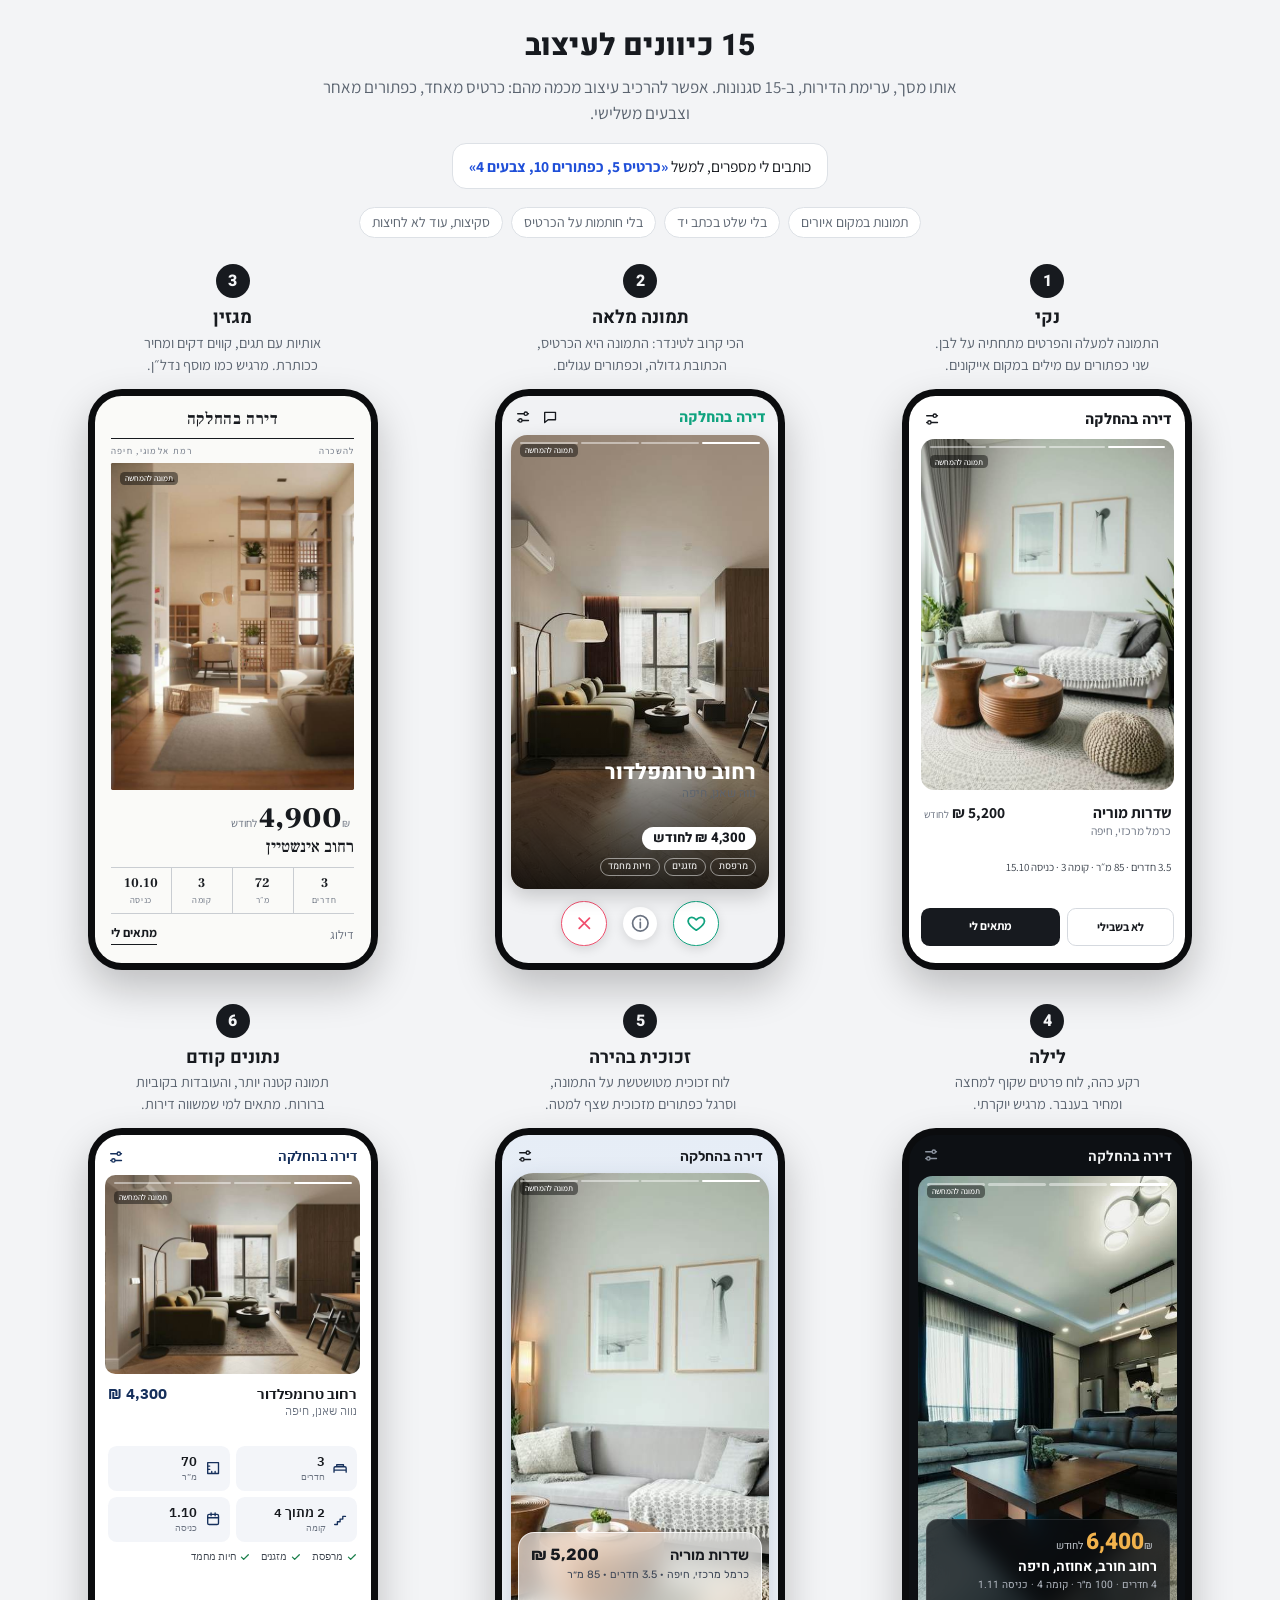
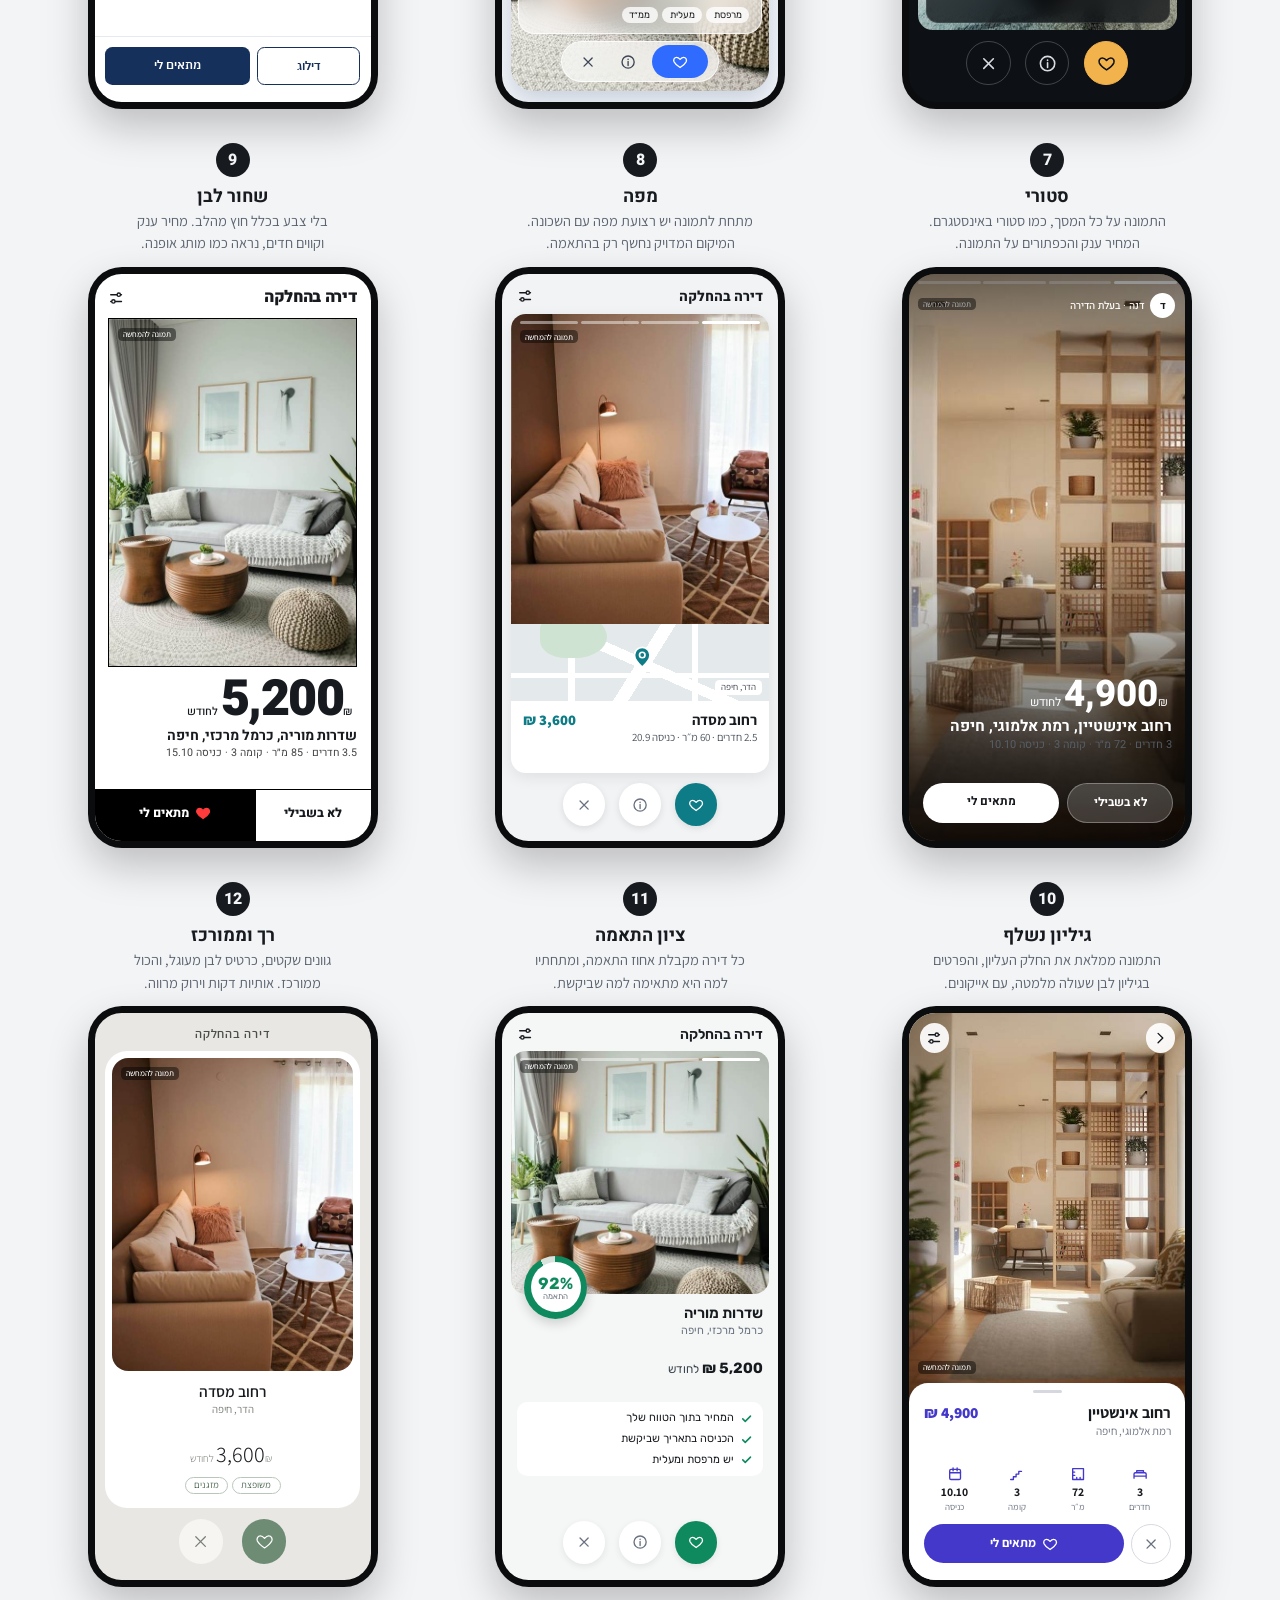
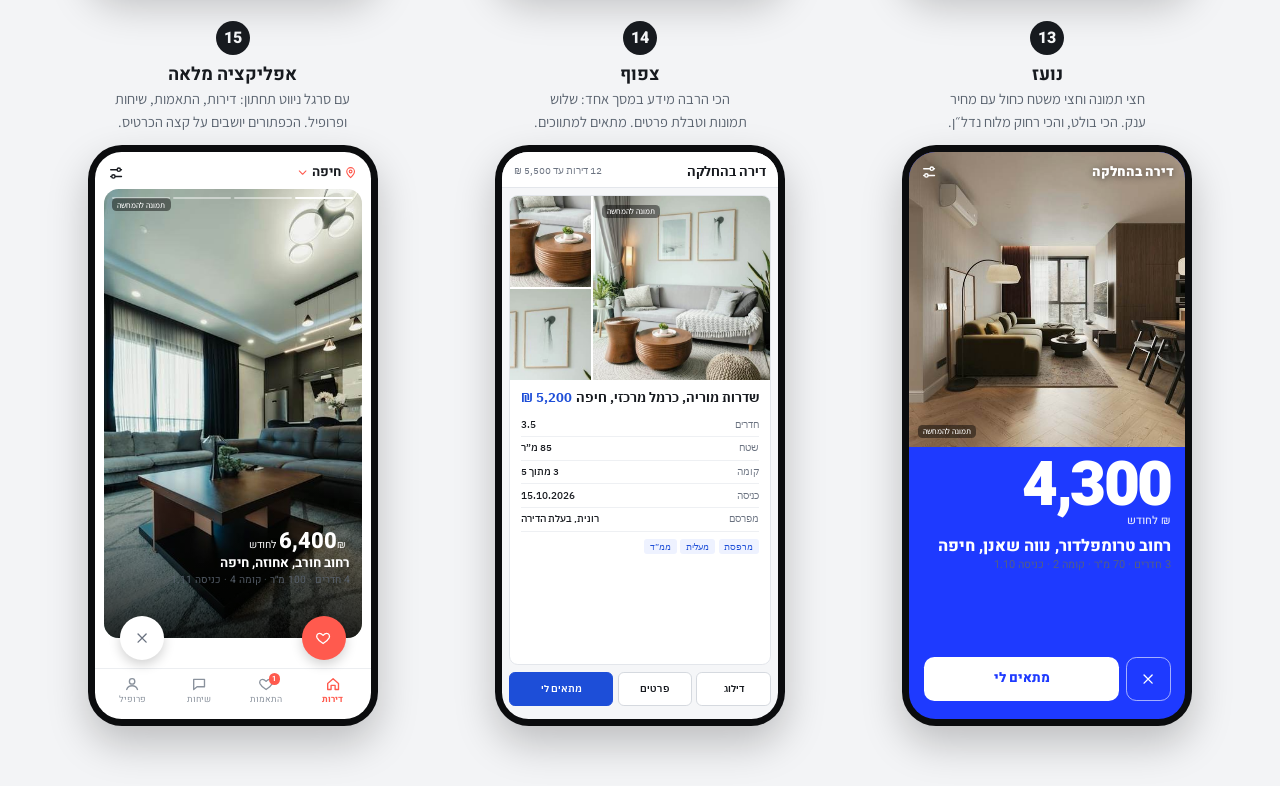
<file: designs/sketches-1.html>
<!doctype html>
<html lang="he" dir="rtl">
<head>
<meta charset="utf-8">
<meta name="viewport" content="width=device-width, initial-scale=1">
<meta name="robots" content="noindex">
</head>
<body>
<title>כיווני עיצוב לדירה בהחלקה</title>
<link rel="stylesheet" href="https://fonts.googleapis.com/css2?family=Assistant:wght@300;400;600;700;800&family=Frank+Ruhl+Libre:wght@500;700;900&family=Heebo:wght@400;500;700;800;900&family=IBM+Plex+Sans+Hebrew:wght@400;500;600;700&family=Rubik:wght@400;500;600;700&display=swap">
<style>
:root {
  --bg: #F3F4F6; --surface: #FFFFFF; --ink: #171A1F; --soft: #5B6470; --line: #DDE1E6; --accent: #1F4FD8;
  --p1: url([data-uri]);
  --p2: url([data-uri]);
  --p3: url([data-uri]);
  --p4: url([data-uri]);
  --p5: url([data-uri]);
}
@media (prefers-color-scheme: dark) {
  :root:not([data-theme="light"]) { --bg: #111418; --surface: #1A1E24; --ink: #EEF0F3; --soft: #A3ABB6; --line: #2C323B; --accent: #8FB0FF; }
}
:root[data-theme="dark"] { --bg: #111418; --surface: #1A1E24; --ink: #EEF0F3; --soft: #A3ABB6; --line: #2C323B; --accent: #8FB0FF; }

* { box-sizing: border-box; }
body { margin: 0; background: var(--bg); color: var(--ink); font: 400 16px/1.55 "Assistant", "Segoe UI", Arial, sans-serif; direction: rtl; }
.wrap { max-width: 1240px; margin: 0 auto; padding: 28px 18px 60px; }
.head { text-align: center; max-width: 640px; margin: 0 auto 26px; }
.head h1 { font: 800 30px/1.2 "Heebo", sans-serif; margin: 0 0 10px; text-wrap: balance; }
.head p { margin: 0 0 8px; color: var(--soft); font-size: 17px; }
.how { display: inline-block; margin-top: 8px; background: var(--surface); border: 1px solid var(--line); border-radius: 14px; padding: 10px 16px; font-size: 15.5px; }
.how b { color: var(--accent); }
.changed { display: flex; flex-wrap: wrap; justify-content: center; gap: 8px; margin: 18px 0 0; padding: 0; list-style: none; font-size: 14px; }
.changed li { background: var(--surface); border: 1px solid var(--line); border-radius: 999px; padding: 4px 12px; color: var(--soft); }
.grid { display: grid; grid-template-columns: repeat(auto-fill, minmax(290px, 1fr)); gap: 34px 18px; justify-items: center; }
.item { text-align: center; width: 290px; }
.num { display: inline-grid; place-items: center; width: 34px; height: 34px; border-radius: 50%; background: var(--ink); color: var(--bg); font: 800 16px "Heebo", sans-serif; }
.item h2 { font: 700 18px/1.3 "Heebo", sans-serif; margin: 8px 0 2px; }
.item p { margin: 0 0 12px; color: var(--soft); font-size: 14.5px; min-height: 45px; text-wrap: balance; }
.phone { width: 290px; border-radius: 34px; background: #0B0C0E; padding: 7px; box-shadow: 0 18px 40px rgba(0, 0, 0, .22); margin: 0 auto; }
.scr { width: 375px; height: 770px; zoom: .736; border-radius: 36px; overflow: hidden; position: relative; text-align: right; display: flex; flex-direction: column; color: #171A1F; line-height: 1.35; }
.scr svg { width: 22px; height: 22px; fill: none; stroke: currentColor; stroke-width: 2; stroke-linecap: round; stroke-linejoin: round; flex: none; }
.scr h3, .scr p { margin: 0; }
.ph { background-size: cover; background-position: center; position: relative; }
.pt { position: absolute; top: 12px; left: 12px; font: 500 11px "Assistant", sans-serif; color: #fff; background: rgba(0, 0, 0, .45); border-radius: 6px; padding: 2px 7px; font-style: normal; }
.bars { position: absolute; top: 10px; right: 12px; left: 12px; display: flex; gap: 4px; }
.bars b { flex: 1; height: 3px; border-radius: 3px; background: rgba(255, 255, 255, .45); }
.bars b:first-child { background: #fff; }
.bars + .pt { top: 22px; }
.num-t { font-variant-numeric: tabular-nums; }

/* 1 · נקי */
.d1 { background: #fff; font-family: "Assistant", sans-serif; }
.d1 header { display: flex; justify-content: space-between; align-items: center; padding: 18px 20px 12px; font: 800 20px "Heebo", sans-serif; }
.d1 .ph { flex: 1; margin: 0 16px; border-radius: 18px; }
.d1 .body { padding: 16px 20px 6px; }
.d1 .row { display: flex; justify-content: space-between; align-items: baseline; }
.d1 h3 { font-size: 21px; font-weight: 700; }
.d1 strong { font-size: 21px; font-weight: 700; }
.d1 strong small { font-size: 14px; font-weight: 400; color: #6A7280; }
.d1 .hood { color: #6A7280; font-size: 16px; }
.d1 .m { margin-top: 6px; font-size: 15px; color: #3C434D; }
.d1 footer { display: grid; grid-template-columns: 1fr 1.3fr; gap: 10px; padding: 14px 16px 22px; }
.d1 footer span { text-align: center; padding: 14px; border-radius: 12px; font-weight: 700; font-size: 16px; }
.d1 .no { border: 1.5px solid #D5D9DF; }
.d1 .yes { background: #171A1F; color: #fff; }

/* 2 · תמונה מלאה */
.d2 { background: #F1F2F4; font-family: "Heebo", sans-serif; }
.d2 header { display: flex; justify-content: space-between; align-items: center; padding: 16px 18px 10px; font-weight: 800; font-size: 20px; color: #10A37F; }
.d2 header span { color: #171A1F; display: flex; gap: 14px; }
.d2 .ph { flex: 1; margin: 0 12px; border-radius: 22px; overflow: hidden; box-shadow: 0 10px 26px rgba(0, 0, 0, .18); }
.d2 .ov { position: absolute; inset: auto 0 0 0; padding: 90px 18px 18px; color: #fff; background: linear-gradient(to top, rgba(0, 0, 0, .82), rgba(0, 0, 0, 0)); }
.d2 h3 { font-size: 29px; font-weight: 800; line-height: 1.1; }
.d2 .hood { font-size: 16px; opacity: .9; margin-top: 2px; }
.d2 .pr { display: inline-block; margin-top: 10px; background: #fff; color: #171A1F; border-radius: 999px; padding: 4px 14px; font-weight: 800; font-size: 18px; }
.d2 .chips { display: flex; gap: 6px; margin-top: 10px; flex-wrap: wrap; }
.d2 .chips i { font-style: normal; font-size: 13px; border: 1px solid rgba(255, 255, 255, .5); border-radius: 999px; padding: 2px 10px; }
.d2 footer { direction: ltr; display: flex; justify-content: center; align-items: center; gap: 22px; padding: 16px 0 22px; }
.d2 footer span { display: grid; place-items: center; border-radius: 50%; background: #fff; box-shadow: 0 4px 14px rgba(0, 0, 0, .12); }
.d2 .no { width: 62px; height: 62px; color: #F0506E; border: 2px solid #F0506E; }
.d2 .yes { width: 62px; height: 62px; color: #10A37F; border: 2px solid #10A37F; }
.d2 .inf { width: 46px; height: 46px; color: #6A7280; }
.d2 footer svg { width: 28px; height: 28px; }

/* 3 · מגזין */
.d3 { background: #FAFAF8; font-family: "Assistant", sans-serif; }
.d3 header { text-align: center; padding: 18px 0 12px; margin: 0 22px; border-bottom: 1px solid #171A1F; font: 700 22px "Frank Ruhl Libre", serif; letter-spacing: .04em; }
.d3 .kick { display: flex; justify-content: space-between; padding: 8px 22px; font-size: 12.5px; letter-spacing: .14em; color: #6A7280; }
.d3 .ph { flex: 1; margin: 0 22px; border-radius: 2px; }
.d3 .body { padding: 14px 22px 0; }
.d3 .pr { font: 900 46px/1 "Frank Ruhl Libre", serif; }
.d3 .pr small { font: 400 15px "Assistant", sans-serif; color: #6A7280; margin-right: 6px; }
.d3 h3 { font: 500 23px/1.25 "Frank Ruhl Libre", serif; margin-top: 4px; }
.d3 .cols { display: grid; grid-template-columns: repeat(4, 1fr); margin-top: 12px; border-top: 1px solid #C9CDD2; border-bottom: 1px solid #C9CDD2; }
.d3 .cols div { text-align: center; padding: 8px 0; border-inline-start: 1px solid #C9CDD2; }
.d3 .cols div:first-child { border: 0; }
.d3 .cols b { display: block; font: 700 18px "Frank Ruhl Libre", serif; }
.d3 .cols span { font-size: 12px; color: #6A7280; letter-spacing: .08em; }
.d3 footer { display: flex; justify-content: space-between; align-items: center; padding: 16px 22px 24px; font-size: 17px; }
.d3 .no { color: #6A7280; }
.d3 .yes { font-weight: 700; border-bottom: 2px solid #171A1F; padding-bottom: 2px; }

/* 4 · לילה */
.d4 { background: #0D1014; color: #F2F3F5; font-family: "Heebo", sans-serif; }
.d4 header { display: flex; justify-content: space-between; align-items: center; padding: 16px 18px 10px; font-weight: 700; font-size: 19px; }
.d4 header span { color: #8D95A1; }
.d4 .ph { flex: 1; margin: 0 12px; border-radius: 20px; overflow: hidden; }
.d4 .panel { position: absolute; inset: auto 10px 10px 10px; padding: 14px 16px; border-radius: 16px; background: rgba(13, 16, 20, .74); -webkit-backdrop-filter: blur(14px); backdrop-filter: blur(14px); border: 1px solid rgba(255, 255, 255, .1); }
.d4 .pr { font-weight: 800; font-size: 31px; color: #F2B24C; line-height: 1; }
.d4 .pr small { font-size: 14px; font-weight: 400; color: #C5CAD1; margin-right: 6px; }
.d4 h3 { font-size: 19px; font-weight: 700; margin-top: 6px; color: #fff; }
.d4 .m { font-size: 14px; color: #B4BAC3; margin-top: 2px; }
.d4 footer { direction: ltr; display: flex; justify-content: center; gap: 20px; padding: 16px 0 22px; }
.d4 footer span { width: 60px; height: 60px; border-radius: 50%; display: grid; place-items: center; border: 1.5px solid rgba(255, 255, 255, .22); color: #D9DDE3; }
.d4 footer .yes { background: #F2B24C; border-color: #F2B24C; color: #0D1014; }
.d4 footer svg { width: 26px; height: 26px; }

/* 5 · זכוכית בהירה */
.d5 { background: linear-gradient(180deg, #E6EDF6, #F5F7FA); font-family: "Rubik", sans-serif; }
.d5 header { display: flex; justify-content: space-between; align-items: center; padding: 16px 20px 10px; font-weight: 600; font-size: 19px; }
.d5 .ph { flex: 1; margin: 0 12px 14px; border-radius: 30px; overflow: hidden; box-shadow: 0 14px 34px rgba(40, 70, 120, .22); }
.d5 .glass { background: rgba(255, 255, 255, .64); -webkit-backdrop-filter: blur(18px) saturate(1.5); backdrop-filter: blur(18px) saturate(1.5); border: 1px solid rgba(255, 255, 255, .75); }
.d5 .panel { position: absolute; inset: auto 10px 78px 10px; border-radius: 22px; padding: 14px 16px; }
.d5 .row { display: flex; justify-content: space-between; align-items: baseline; }
.d5 h3 { font-size: 20px; font-weight: 600; }
.d5 .pr { font-size: 22px; font-weight: 700; }
.d5 .m { font-size: 14.5px; color: #3C4656; margin-top: 3px; }
.d5 .chips { display: flex; gap: 6px; margin-top: 9px; }
.d5 .chips i { font-style: normal; font-size: 13px; background: rgba(255, 255, 255, .8); border-radius: 999px; padding: 2px 10px; }
.d5 .dock { position: absolute; inset: auto 0 12px 0; margin: 0 auto; width: 214px; height: 56px; border-radius: 999px; direction: ltr; display: flex; justify-content: space-around; align-items: center; padding: 0 8px; }
.d5 .dock span { width: 44px; height: 44px; border-radius: 50%; display: grid; place-items: center; color: #3C4656; }
.d5 .dock .yes { background: #2F6BFF; color: #fff; width: 76px; border-radius: 999px; }

/* 6 · נתונים קודם */
.d6 { background: #fff; font-family: "IBM Plex Sans Hebrew", sans-serif; }
.d6 header { display: flex; justify-content: space-between; align-items: center; padding: 18px 18px 12px; font-weight: 700; font-size: 18px; color: #16305C; }
.d6 .ph { height: 270px; margin: 0 14px; border-radius: 14px; }
.d6 .body { padding: 14px 18px 0; flex: 1; }
.d6 .row { display: flex; justify-content: space-between; align-items: baseline; }
.d6 h3 { font-size: 19px; font-weight: 700; }
.d6 .pr { font-size: 20px; font-weight: 700; color: #16305C; }
.d6 .hood { font-size: 14.5px; color: #6A7280; }
.d6 .facts { display: grid; grid-template-columns: 1fr 1fr; gap: 8px; margin-top: 12px; }
.d6 .facts div { background: #F3F5F9; border-radius: 12px; padding: 10px 12px; display: grid; grid-template-columns: auto 1fr; gap: 0 10px; align-items: center; color: #16305C; }
.d6 .facts svg { grid-row: span 2; }
.d6 .facts b { font-size: 18px; font-weight: 600; color: #171A1F; }
.d6 .facts span { font-size: 12.5px; color: #6A7280; }
.d6 .ok { display: flex; gap: 14px; margin-top: 12px; font-size: 14px; color: #3C434D; }
.d6 .ok i { font-style: normal; display: flex; align-items: center; gap: 4px; }
.d6 .ok svg { width: 16px; height: 16px; color: #1A7F4B; stroke-width: 2.6; }
.d6 footer { display: grid; grid-template-columns: 1fr 1.4fr; gap: 10px; padding: 14px 14px 22px; border-top: 1px solid #E6E9EE; }
.d6 footer span { text-align: center; padding: 14px; border-radius: 10px; font-weight: 600; font-size: 16px; }
.d6 .no { border: 1.5px solid #16305C; color: #16305C; }
.d6 .yes { background: #16305C; color: #fff; }

/* 7 · סטורי */
.d7 { font-family: "Heebo", sans-serif; color: #fff; }
.d7 .ph { position: absolute; inset: 0; }
.d7 .ph::after { content: ""; position: absolute; inset: 0; background: linear-gradient(to bottom, rgba(0, 0, 0, .45), rgba(0, 0, 0, 0) 22%, rgba(0, 0, 0, 0) 45%, rgba(0, 0, 0, .86)); }
.d7 .who { position: absolute; top: 26px; right: 14px; display: flex; align-items: center; gap: 8px; font-size: 14px; font-weight: 500; }
.d7 .who b { width: 34px; height: 34px; border-radius: 50%; background: #fff; color: #171A1F; display: grid; place-items: center; font-weight: 700; }
.d7 .pt { top: 32px; }
.d7 .ov { position: absolute; inset: auto 0 0 0; padding: 0 18px 24px; }
.d7 .pr { font-size: 50px; font-weight: 800; line-height: 1; }
.d7 .pr small { font-size: 16px; font-weight: 400; margin-right: 6px; }
.d7 h3 { font-size: 21px; font-weight: 700; margin-top: 6px; }
.d7 .m { font-size: 15px; opacity: .88; }
.d7 .btns { display: grid; grid-template-columns: 1fr 1.3fr; gap: 10px; margin-top: 16px; }
.d7 .btns span { text-align: center; padding: 15px; border-radius: 999px; font-weight: 700; font-size: 16px; }
.d7 .no { background: rgba(255, 255, 255, .18); -webkit-backdrop-filter: blur(10px); backdrop-filter: blur(10px); border: 1px solid rgba(255, 255, 255, .3); }
.d7 .yes { background: #fff; color: #171A1F; }

/* 8 · מפה */
.d8 { background: #F1F3F4; font-family: "Assistant", sans-serif; }
.d8 header { display: flex; justify-content: space-between; align-items: center; padding: 16px 20px 10px; font: 800 19px "Heebo", sans-serif; }
.d8 .card { flex: 1; margin: 0 12px; background: #fff; border-radius: 20px; overflow: hidden; display: flex; flex-direction: column; box-shadow: 0 6px 20px rgba(0, 0, 0, .08); }
.d8 .ph { flex: 1; }
.d8 .map { height: 104px; position: relative; overflow: hidden; background:
  linear-gradient(24deg, transparent 47%, #fff 47%, #fff 53%, transparent 53%),
  linear-gradient(-58deg, transparent 46%, #fff 46%, #fff 51%, transparent 51%),
  linear-gradient(90deg, transparent 22%, #fff 22%, #fff 25%, transparent 25%, transparent 70%, #fff 70%, #fff 72.5%, transparent 72.5%),
  linear-gradient(0deg, transparent 30%, #fff 30%, #fff 36%, transparent 36%),
  #E4E9EC; }
.d8 .map::before { content: ""; position: absolute; width: 90px; height: 60px; border-radius: 40% 60% 55% 45%; background: #CFE3D3; top: -14px; left: 40px; }
.d8 .map .pin { position: absolute; top: 26px; right: 44%; color: #0E7C86; }
.d8 .map .pin svg { width: 36px; height: 36px; fill: #0E7C86; stroke: #fff; stroke-width: 1.5; }
.d8 .map em { position: absolute; bottom: 8px; right: 10px; font-style: normal; font-size: 12.5px; background: #fff; border-radius: 6px; padding: 2px 8px; color: #3C434D; }
.d8 .body { padding: 12px 16px 14px; }
.d8 .row { display: flex; justify-content: space-between; align-items: baseline; }
.d8 h3 { font-size: 20px; font-weight: 700; }
.d8 .pr { font-size: 20px; font-weight: 800; color: #0E7C86; }
.d8 .m { font-size: 15px; color: #4A525D; }
.d8 footer { direction: ltr; display: flex; justify-content: center; gap: 18px; padding: 14px 0 20px; }
.d8 footer span { width: 58px; height: 58px; border-radius: 50%; display: grid; place-items: center; background: #fff; color: #6A7280; box-shadow: 0 3px 10px rgba(0, 0, 0, .1); }
.d8 footer .yes { background: #0E7C86; color: #fff; }

/* 9 · שחור לבן */
.d9 { background: #fff; font-family: "Heebo", sans-serif; }
.d9 header { display: flex; justify-content: space-between; align-items: center; padding: 18px 18px 12px; font-weight: 900; font-size: 22px; letter-spacing: -.02em; }
.d9 .ph { flex: 1; margin: 0 18px; border: 2px solid #000; }
.d9 .body { padding: 12px 18px 14px; }
.d9 .pr { font-weight: 900; font-size: 68px; line-height: .95; letter-spacing: -.03em; }
.d9 .pr small { font-size: 15px; font-weight: 500; letter-spacing: 0; margin-right: 6px; }
.d9 h3 { font-size: 19px; font-weight: 700; margin-top: 4px; }
.d9 .m { font-size: 14.5px; color: #444; }
.d9 footer { display: grid; grid-template-columns: 1fr 1.4fr; border-top: 2px solid #000; }
.d9 footer span { padding: 20px 0 26px; text-align: center; font-weight: 800; font-size: 17px; display: flex; justify-content: center; align-items: center; gap: 8px; }
.d9 .yes { background: #000; color: #fff; }
.d9 .yes svg { color: #FF3B3B; fill: #FF3B3B; }

/* 10 · גיליון נשלף */
.d10 { background: #fff; font-family: "Assistant", sans-serif; }
.d10 .ph { flex: 1; }
.d10 .top { position: absolute; top: 14px; right: 14px; left: 14px; display: flex; justify-content: space-between; color: #171A1F; }
.d10 .top span { width: 40px; height: 40px; border-radius: 50%; background: rgba(255, 255, 255, .92); display: grid; place-items: center; }
.d10 .pt { top: auto; bottom: 38px; }
.d10 .sheet { margin-top: -26px; position: relative; background: #fff; border-radius: 26px 26px 0 0; padding: 10px 20px 22px; box-shadow: 0 -8px 24px rgba(0, 0, 0, .12); }
.d10 .grip { width: 40px; height: 4px; border-radius: 4px; background: #D5D9DF; margin: 0 auto 12px; }
.d10 .row { display: flex; justify-content: space-between; align-items: baseline; }
.d10 h3 { font-size: 21px; font-weight: 700; }
.d10 .pr { font-size: 21px; font-weight: 800; color: #4338CA; }
.d10 .hood { color: #6A7280; font-size: 15.5px; }
.d10 .facts { display: grid; grid-template-columns: repeat(4, 1fr); margin: 14px 0; text-align: center; color: #4338CA; }
.d10 .facts div { display: grid; justify-items: center; gap: 2px; }
.d10 .facts b { color: #171A1F; font-size: 16px; }
.d10 .facts span { font-size: 12.5px; color: #6A7280; }
.d10 .btns { display: flex; gap: 10px; align-items: center; }
.d10 .no { width: 54px; height: 54px; border-radius: 50%; border: 1.5px solid #D5D9DF; display: grid; place-items: center; color: #6A7280; flex: none; }
.d10 .yes { flex: 1; background: #4338CA; color: #fff; border-radius: 999px; padding: 15px; text-align: center; font-weight: 700; font-size: 17px; display: flex; justify-content: center; gap: 8px; align-items: center; }

/* 11 · ציון התאמה */
.d11 { background: #F4F7F5; font-family: "Rubik", sans-serif; }
.d11 header { display: flex; justify-content: space-between; align-items: center; padding: 16px 20px 10px; font-weight: 600; font-size: 19px; }
.d11 .ph { height: 330px; margin: 0 12px; border-radius: 20px; }
.d11 .ring { position: absolute; bottom: -34px; left: 18px; width: 86px; height: 86px; border-radius: 50%; background: conic-gradient(#0F8A5F 0 92%, #D9E4DE 92% 100%); display: grid; place-items: center; box-shadow: 0 6px 16px rgba(0, 0, 0, .16); }
.d11 .ring div { width: 68px; height: 68px; border-radius: 50%; background: #fff; display: grid; place-content: center; text-align: center; line-height: 1.05; }
.d11 .ring b { font-size: 22px; font-weight: 700; color: #0F8A5F; }
.d11 .ring span { font-size: 11px; color: #6A7280; }
.d11 .body { padding: 14px 20px 0; flex: 1; }
.d11 h3 { font-size: 20px; font-weight: 600; }
.d11 h3, .d11 .hood, .d11 .pr { padding-inline-end: 96px; }
.d11 .hood { font-size: 15px; color: #6A7280; }
.d11 .pr { font-size: 16px; color: #3C434D; margin-top: 2px; }
.d11 .pr b { font-size: 20px; color: #171A1F; }
.d11 ul { list-style: none; margin: 14px 0 0; padding: 12px 14px; background: #fff; border-radius: 14px; display: grid; gap: 8px; font-size: 15px; }
.d11 li { display: flex; gap: 8px; align-items: center; }
.d11 li svg { width: 18px; height: 18px; color: #0F8A5F; stroke-width: 2.8; }
.d11 footer { direction: ltr; display: flex; justify-content: center; gap: 18px; padding: 12px 0 22px; }
.d11 footer span { width: 58px; height: 58px; border-radius: 50%; display: grid; place-items: center; background: #fff; color: #6A7280; box-shadow: 0 3px 10px rgba(0, 0, 0, .08); }
.d11 footer .yes { background: #0F8A5F; color: #fff; }

/* 12 · רך וממורכז */
.d12 { background: #E9E7E3; font-family: "Assistant", sans-serif; text-align: center; }
.d12 header { padding: 18px 0 10px; font-weight: 600; font-size: 17px; letter-spacing: .06em; color: #4A4F48; text-align: center; }
.d12 .card { flex: 1; margin: 0 14px; background: #fff; border-radius: 30px; padding: 10px 10px 18px; display: flex; flex-direction: column; }
.d12 .ph { flex: 1; border-radius: 22px; }
.d12 h3 { font-size: 21px; font-weight: 600; margin-top: 14px; }
.d12 .hood { font-size: 15px; color: #7A7F78; }
.d12 .pr { font-size: 30px; font-weight: 300; margin-top: 6px; }
.d12 .pr small { font-size: 14px; color: #7A7F78; margin-right: 4px; }
.d12 .chips { display: flex; justify-content: center; gap: 6px; margin-top: 10px; }
.d12 .chips i { font-style: normal; font-size: 13px; border: 1px solid #B9C6BB; color: #4F6B55; border-radius: 999px; padding: 2px 11px; }
.d12 footer { direction: ltr; display: flex; justify-content: center; gap: 26px; padding: 16px 0 22px; }
.d12 footer span { width: 60px; height: 60px; border-radius: 50%; display: grid; place-items: center; background: #F6F5F2; color: #7A7F78; }
.d12 footer svg { stroke-width: 1.6; width: 26px; height: 26px; }
.d12 footer .yes { background: #6E8B74; color: #fff; }

/* 13 · נועז */
.d13 { background: #1E3AFF; font-family: "Heebo", sans-serif; color: #fff; }
.d13 .ph { height: 400px; }
.d13 .top { position: absolute; top: 16px; right: 16px; left: 16px; display: flex; justify-content: space-between; font-weight: 900; font-size: 18px; text-shadow: 0 1px 8px rgba(0, 0, 0, .5); }
.d13 .pt { top: auto; bottom: 12px; }
.d13 .body { flex: 1; padding: 16px 20px 0; }
.d13 .pr { font-weight: 900; font-size: 84px; line-height: .9; letter-spacing: -.04em; }
.d13 .per { font-size: 15px; font-weight: 500; opacity: .85; }
.d13 h3 { font-size: 22px; font-weight: 800; margin-top: 10px; }
.d13 .m { font-size: 15px; opacity: .85; }
.d13 footer { display: grid; grid-template-columns: 60px 1fr; gap: 10px; padding: 0 20px 24px; }
.d13 footer span { height: 60px; display: grid; place-items: center; border-radius: 14px; font-weight: 800; font-size: 18px; }
.d13 .no { border: 2px solid rgba(255, 255, 255, .6); }
.d13 .yes { background: #fff; color: #1E3AFF; }

/* 14 · צפוף */
.d14 { background: #F5F6F8; font-family: "IBM Plex Sans Hebrew", sans-serif; font-size: 14px; }
.d14 header { padding: 14px 16px 10px; display: flex; justify-content: space-between; align-items: center; background: #fff; border-bottom: 1px solid #E3E6EB; }
.d14 header b { font-size: 17px; }
.d14 header span { font-size: 13px; color: #6A7280; }
.d14 .card { flex: 1; margin: 10px; background: #fff; border: 1px solid #E3E6EB; border-radius: 12px; overflow: hidden; display: flex; flex-direction: column; }
.d14 .pics { display: grid; grid-template-columns: 2.2fr 1fr; grid-template-rows: 1fr 1fr; gap: 3px; height: 250px; }
.d14 .pics .ph:first-child { grid-row: span 2; }
.d14 .body { padding: 12px 14px; flex: 1; }
.d14 .row { display: flex; justify-content: space-between; align-items: baseline; }
.d14 h3 { font-size: 17px; font-weight: 700; }
.d14 .pr { font-size: 17px; font-weight: 700; color: #1D4ED8; }
.d14 dl { margin: 10px 0 0; display: grid; grid-template-columns: auto 1fr; gap: 0; }
.d14 dt, .d14 dd { margin: 0; padding: 6px 0; border-bottom: 1px solid #EEF0F3; }
.d14 dt { color: #6A7280; }
.d14 dd { text-align: left; font-weight: 500; }
.d14 .tags { display: flex; gap: 5px; margin-top: 10px; flex-wrap: wrap; }
.d14 .tags i { font-style: normal; font-size: 12.5px; background: #EEF2FF; color: #1D4ED8; border-radius: 4px; padding: 2px 8px; }
.d14 footer { display: grid; grid-template-columns: 1fr 1fr 1.4fr; gap: 6px; padding: 0 10px 18px; }
.d14 footer span { text-align: center; padding: 12px 0; border-radius: 8px; font-weight: 600; background: #fff; border: 1px solid #D5D9DF; }
.d14 footer .yes { background: #1D4ED8; border-color: #1D4ED8; color: #fff; }

/* 15 · אפליקציה מלאה */
.d15 { background: #fff; font-family: "Heebo", sans-serif; }
.d15 header { display: flex; justify-content: space-between; align-items: center; padding: 16px 18px 10px; }
.d15 header b { font-size: 18px; font-weight: 700; display: flex; align-items: center; gap: 4px; }
.d15 header b svg { width: 18px; height: 18px; color: #FF5A4E; }
.d15 .ph { flex: 1; margin: 0 12px; border-radius: 20px; overflow: hidden; }
.d15 .ov { position: absolute; inset: auto 0 0 0; padding: 80px 16px 44px; color: #fff; background: linear-gradient(to top, rgba(0, 0, 0, .8), rgba(0, 0, 0, 0)); }
.d15 .pr { font-size: 30px; font-weight: 800; line-height: 1; }
.d15 .pr small { font-size: 14px; font-weight: 400; margin-right: 5px; }
.d15 h3 { font-size: 18px; font-weight: 700; margin-top: 4px; }
.d15 .m { font-size: 14px; opacity: .9; }
.d15 .fab { position: relative; z-index: 2; direction: ltr; display: flex; justify-content: space-between; margin: -30px 34px 0; }
.d15 .fab span { width: 60px; height: 60px; border-radius: 50%; display: grid; place-items: center; background: #fff; color: #6A7280; box-shadow: 0 6px 16px rgba(0, 0, 0, .18); }
.d15 .fab .yes { background: #FF5A4E; color: #fff; }
.d15 nav { display: grid; grid-template-columns: repeat(4, 1fr); padding: 10px 6px 18px; margin-top: 10px; border-top: 1px solid #ECEEF1; font-size: 12px; color: #8A929D; text-align: center; }
.d15 nav div { display: grid; justify-items: center; gap: 2px; position: relative; }
.d15 nav .on { color: #FF5A4E; font-weight: 700; }
.d15 nav em { position: absolute; top: -4px; right: 26px; min-width: 16px; height: 16px; border-radius: 8px; background: #FF5A4E; color: #fff; font: 700 10px/16px "Heebo", sans-serif; font-style: normal; }
</style>

<div class="wrap">
  <div class="head">
    <h1>15 כיוונים לעיצוב</h1>
    <p>אותו מסך, ערימת הדירות, ב-15 סגנונות. אפשר להרכיב עיצוב מכמה מהם: כרטיס מאחד, כפתורים מאחר וצבעים משלישי.</p>
    <div class="how">כותבים לי מספרים, למשל <b>«כרטיס 5, כפתורים 10, צבעים 4»</b></div>
    <ul class="changed">
      <li>תמונות במקום איורים</li>
      <li>בלי שלט בכתב יד</li>
      <li>בלי חותמות על הכרטיס</li>
      <li>סקיצות, עוד לא לחיצות</li>
    </ul>
  </div>
  <div class="grid" id="grid"></div>
</div>

<script>
const I = {
  heart: '<svg viewBox="0 0 24 24"><path d="M12 20s-7-4.4-9-8.6C1.6 8.2 3.5 5 6.8 5c2 0 3.4 1 5.2 3 1.8-2 3.2-3 5.2-3 3.3 0 5.2 3.2 3.8 6.4C19 15.6 12 20 12 20z"/></svg>',
  x: '<svg viewBox="0 0 24 24"><path d="M6 6l12 12M18 6L6 18"/></svg>',
  info: '<svg viewBox="0 0 24 24"><circle cx="12" cy="12" r="9"/><path d="M12 11v6M12 7.5v.5"/></svg>',
  filter: '<svg viewBox="0 0 24 24"><path d="M4 7h9M19 7h1M4 17h1M11 17h9"/><circle cx="16" cy="7" r="2.5"/><circle cx="8" cy="17" r="2.5"/></svg>',
  chat: '<svg viewBox="0 0 24 24"><path d="M4 5h16v11H9l-5 4z"/></svg>',
  bed: '<svg viewBox="0 0 24 24"><path d="M3 18v-6a2 2 0 012-2h14a2 2 0 012 2v6M3 15h18M7 10V7h10v3"/></svg>',
  area: '<svg viewBox="0 0 24 24"><path d="M4 4h16v16H4zM4 9h3M4 14h3M10 20v-3M15 20v-3"/></svg>',
  stairs: '<svg viewBox="0 0 24 24"><path d="M4 20h4v-4h4v-4h4V8h4"/></svg>',
  cal: '<svg viewBox="0 0 24 24"><rect x="4" y="5" width="16" height="15" rx="2"/><path d="M4 10h16M9 3v4M15 3v4"/></svg>',
  pin: '<svg viewBox="0 0 24 24"><path d="M12 21s7-6.2 7-11a7 7 0 10-14 0c0 4.8 7 11 7 11z"/><circle cx="12" cy="10" r="2.5"/></svg>',
  check: '<svg viewBox="0 0 24 24"><path d="M5 12.5l4.5 4.5L19 7.5"/></svg>',
  user: '<svg viewBox="0 0 24 24"><circle cx="12" cy="8" r="4"/><path d="M4 20c1.5-4 5-5.5 8-5.5s6.5 1.5 8 5.5"/></svg>',
  home: '<svg viewBox="0 0 24 24"><path d="M4 11l8-7 8 7v9h-5v-6H9v6H4z"/></svg>',
  down: '<svg viewBox="0 0 24 24"><path d="M6 9l6 6 6-6"/></svg>',
  back: '<svg viewBox="0 0 24 24"><path d="M9 5l7 7-7 7"/></svg>'
};
const A = [
  { p: 1, rent: '5,200', st: 'שדרות מוריה', hood: 'כרמל מרכזי, חיפה', rooms: '3.5', sqm: '85', floor: '3', floors: '5', entry: '15.10', feats: ['מרפסת', 'מעלית', 'ממ״ד'], by: 'רונית', role: 'בעלת הדירה' },
  { p: 2, rent: '4,300', st: 'רחוב טרומפלדור', hood: 'נווה שאנן, חיפה', rooms: '3', sqm: '70', floor: '2', floors: '4', entry: '1.10', feats: ['מרפסת', 'מזגנים', 'חיות מחמד'], by: 'אבי', role: 'בעל הדירה' },
  { p: 3, rent: '4,900', st: 'רחוב אינשטיין', hood: 'רמת אלמוגי, חיפה', rooms: '3', sqm: '72', floor: '3', floors: '4', entry: '10.10', feats: ['משופצת', 'מרוהטת', 'מרפסת'], by: 'דנה', role: 'בעלת הדירה' },
  { p: 4, rent: '3,600', st: 'רחוב מסדה', hood: 'הדר, חיפה', rooms: '2.5', sqm: '60', floor: '1', floors: '3', entry: '20.9', feats: ['משופצת', 'מזגנים'], by: 'ליאור', role: 'מתווך' },
  { p: 5, rent: '6,400', st: 'רחוב חורב', hood: 'אחוזה, חיפה', rooms: '4', sqm: '100', floor: '4', floors: '6', entry: '1.11', feats: ['חניה', 'מעלית', 'ממ״ד'], by: 'ליאור', role: 'מתווך' }
];
const ph = (a, inner = '', cls = '') => `<div class="ph ${cls}" style="background-image:var(--p${a.p})">${inner}<em class="pt">תמונה להמחשה</em></div>`;
const bars = '<div class="bars"><b></b><b></b><b></b><b></b></div>';
const chips = (a) => `<div class="chips">${a.feats.map((f) => `<i>${f}</i>`).join('')}</div>`;
const meta = (a) => `${a.rooms} חדרים · ${a.sqm} מ״ר · קומה ${a.floor} · כניסה ${a.entry}`;

const D = [
  { name: 'נקי', note: 'התמונה למעלה והפרטים מתחתיה על לבן. שני כפתורים עם מילים במקום אייקונים.', a: 0, h: (a) => `
    <div class="scr d1"><header>דירה בהחלקה ${I.filter}</header>${ph(a, bars)}
      <div class="body"><div class="row"><h3>${a.st}</h3><strong class="num-t">${a.rent} ₪ <small>לחודש</small></strong></div>
        <p class="hood">${a.hood}</p><p class="m">${meta(a)}</p></div>
      <footer><span class="no">לא בשבילי</span><span class="yes">מתאים לי</span></footer></div>` },
  { name: 'תמונה מלאה', note: 'הכי קרוב לטינדר: התמונה היא הכרטיס, הכתובת גדולה, וכפתורים עגולים.', a: 1, h: (a) => `
    <div class="scr d2"><header>דירה בהחלקה <span>${I.chat}${I.filter}</span></header>
      ${ph(a, `${bars}<div class="ov"><h3>${a.st}</h3><p class="hood">${a.hood}</p><span class="pr num-t">${a.rent} ₪ לחודש</span>${chips(a)}</div>`)}
      <footer><span class="no">${I.x}</span><span class="inf">${I.info}</span><span class="yes">${I.heart}</span></footer></div>` },
  { name: 'מגזין', note: 'אותיות עם תגים, קווים דקים ומחיר ככותרת. מרגיש כמו מוסף נדל״ן.', a: 2, h: (a) => `
    <div class="scr d3"><header>דירה בהחלקה</header><div class="kick"><span>להשכרה</span><span>${a.hood}</span></div>${ph(a)}
      <div class="body"><div class="pr num-t">${a.rent}<small>₪ לחודש</small></div><h3>${a.st}</h3>
        <div class="cols"><div><b>${a.rooms}</b><span>חדרים</span></div><div><b>${a.sqm}</b><span>מ״ר</span></div><div><b>${a.floor}</b><span>קומה</span></div><div><b>${a.entry}</b><span>כניסה</span></div></div></div>
      <footer><span class="no">דילוג</span><span class="yes">מתאים לי</span></footer></div>` },
  { name: 'לילה', note: 'רקע כהה, לוח פרטים שקוף למחצה ומחיר בענבר. מרגיש יוקרתי.', a: 4, h: (a) => `
    <div class="scr d4"><header>דירה בהחלקה <span>${I.filter}</span></header>
      ${ph(a, `${bars}<div class="panel"><div class="pr num-t">${a.rent}<small>₪ לחודש</small></div><h3>${a.st}, ${a.hood}</h3><p class="m">${meta(a)}</p></div>`)}
      <footer><span>${I.x}</span><span>${I.info}</span><span class="yes">${I.heart}</span></footer></div>` },
  { name: 'זכוכית בהירה', note: 'לוח זכוכית מטושטשת על התמונה, וסרגל כפתורים מזכוכית שצף למטה.', a: 0, h: (a) => `
    <div class="scr d5"><header>דירה בהחלקה ${I.filter}</header>
      ${ph(a, `${bars}<div class="panel glass"><div class="row"><h3>${a.st}</h3><span class="pr num-t">${a.rent} ₪</span></div><p class="m">${a.hood} · ${a.rooms} חדרים · ${a.sqm} מ״ר</p>${chips(a)}</div>
        <div class="dock glass"><span>${I.x}</span><span>${I.info}</span><span class="yes">${I.heart}</span></div>`)}</div>` },
  { name: 'נתונים קודם', note: 'תמונה קטנה יותר, והעובדות בקוביות ברורות. מתאים למי שמשווה דירות.', a: 1, h: (a) => `
    <div class="scr d6"><header>דירה בהחלקה ${I.filter}</header>${ph(a, bars)}
      <div class="body"><div class="row"><h3>${a.st}</h3><span class="pr num-t">${a.rent} ₪</span></div><p class="hood">${a.hood}</p>
        <div class="facts"><div>${I.bed}<b>${a.rooms}</b><span>חדרים</span></div><div>${I.area}<b>${a.sqm}</b><span>מ״ר</span></div><div>${I.stairs}<b>${a.floor} מתוך ${a.floors}</b><span>קומה</span></div><div>${I.cal}<b>${a.entry}</b><span>כניסה</span></div></div>
        <div class="ok">${a.feats.map((f) => `<i>${I.check}${f}</i>`).join('')}</div></div>
      <footer><span class="no">דילוג</span><span class="yes">מתאים לי</span></footer></div>` },
  { name: 'סטורי', note: 'התמונה על כל המסך, כמו סטורי באינסטגרם. המחיר ענק והכפתורים על התמונה.', a: 2, h: (a) => `
    <div class="scr d7">${ph(a, bars)}<div class="who"><b>${a.by[0]}</b>${a.by} · ${a.role}</div>
      <div class="ov"><div class="pr num-t">${a.rent}<small>₪ לחודש</small></div><h3>${a.st}, ${a.hood}</h3><p class="m">${meta(a)}</p>
        <div class="btns"><span class="no">לא בשבילי</span><span class="yes">מתאים לי</span></div></div></div>` },
  { name: 'מפה', note: 'מתחת לתמונה יש רצועת מפה עם השכונה. המיקום המדויק נחשף רק בהתאמה.', a: 3, h: (a) => `
    <div class="scr d8"><header>דירה בהחלקה ${I.filter}</header>
      <div class="card">${ph(a, bars)}<div class="map"><span class="pin">${I.pin}</span><em>${a.hood}</em></div>
        <div class="body"><div class="row"><h3>${a.st}</h3><span class="pr num-t">${a.rent} ₪</span></div><p class="m">${a.rooms} חדרים · ${a.sqm} מ״ר · כניסה ${a.entry}</p></div></div>
      <footer><span>${I.x}</span><span>${I.info}</span><span class="yes">${I.heart}</span></footer></div>` },
  { name: 'שחור לבן', note: 'בלי צבע בכלל חוץ מהלב. מחיר ענק וקווים חדים, נראה כמו מותג אופנה.', a: 0, h: (a) => `
    <div class="scr d9"><header>דירה בהחלקה ${I.filter}</header>${ph(a)}
      <div class="body"><div class="pr num-t">${a.rent}<small>₪ לחודש</small></div><h3>${a.st}, ${a.hood}</h3><p class="m">${meta(a)}</p></div>
      <footer><span class="no">לא בשבילי</span><span class="yes">${I.heart}מתאים לי</span></footer></div>` },
  { name: 'גיליון נשלף', note: 'התמונה ממלאת את החלק העליון, והפרטים בגיליון לבן שעולה מלמטה, עם אייקונים.', a: 2, h: (a) => `
    <div class="scr d10">${ph(a, `<div class="top"><span>${I.back}</span><span>${I.filter}</span></div>`)}
      <div class="sheet"><div class="grip"></div><div class="row"><h3>${a.st}</h3><span class="pr num-t">${a.rent} ₪</span></div><p class="hood">${a.hood}</p>
        <div class="facts"><div>${I.bed}<b>${a.rooms}</b><span>חדרים</span></div><div>${I.area}<b>${a.sqm}</b><span>מ״ר</span></div><div>${I.stairs}<b>${a.floor}</b><span>קומה</span></div><div>${I.cal}<b>${a.entry}</b><span>כניסה</span></div></div>
        <div class="btns"><span class="no">${I.x}</span><span class="yes">${I.heart}מתאים לי</span></div></div></div>` },
  { name: 'ציון התאמה', note: 'כל דירה מקבלת אחוז התאמה, ומתחתיו למה היא מתאימה למה שביקשת.', a: 0, h: (a) => `
    <div class="scr d11"><header>דירה בהחלקה ${I.filter}</header>
      ${ph(a, `${bars}<div class="ring"><div><b class="num-t">92%</b><span>התאמה</span></div></div>`)}
      <div class="body"><h3>${a.st}</h3><p class="hood">${a.hood}</p><p class="pr"><b class="num-t">${a.rent} ₪</b> לחודש</p>
        <ul><li>${I.check}המחיר בתוך הטווח שלך</li><li>${I.check}הכניסה בתאריך שביקשת</li><li>${I.check}יש מרפסת ומעלית</li></ul></div>
      <footer><span>${I.x}</span><span>${I.info}</span><span class="yes">${I.heart}</span></footer></div>` },
  { name: 'רך וממורכז', note: 'גוונים שקטים, כרטיס לבן מעוגל, והכול ממורכז. אותיות דקות וירוק מרווה.', a: 3, h: (a) => `
    <div class="scr d12"><header>דירה בהחלקה</header>
      <div class="card">${ph(a)}<h3>${a.st}</h3><p class="hood">${a.hood}</p><div class="pr num-t">${a.rent}<small>₪ לחודש</small></div>${chips(a)}</div>
      <footer><span>${I.x}</span><span class="yes">${I.heart}</span></footer></div>` },
  { name: 'נועז', note: 'חצי תמונה וחצי משטח כחול עם מחיר ענק. הכי בולט, והכי רחוק מלוח נדל״ן.', a: 1, h: (a) => `
    <div class="scr d13">${ph(a, `<div class="top"><span>דירה בהחלקה</span>${I.filter}</div>`)}
      <div class="body"><div class="pr num-t">${a.rent}</div><div class="per">₪ לחודש</div><h3>${a.st}, ${a.hood}</h3><p class="m">${meta(a)}</p></div>
      <footer><span class="no">${I.x}</span><span class="yes">מתאים לי</span></footer></div>` },
  { name: 'צפוף', note: 'הכי הרבה מידע במסך אחד: שלוש תמונות וטבלת פרטים. מתאים למתווכים.', a: 0, h: (a) => `
    <div class="scr d14"><header><b>דירה בהחלקה</b><span>12 דירות עד 5,500 ₪</span></header>
      <div class="card"><div class="pics">${ph(a)}<div class="ph" style="background-image:var(--p${a.p});background-position:20% 80%;background-size:260%"></div><div class="ph" style="background-image:var(--p${a.p});background-position:85% 15%;background-size:260%"></div></div>
        <div class="body"><div class="row"><h3>${a.st}, ${a.hood}</h3><span class="pr num-t">${a.rent} ₪</span></div>
          <dl><dt>חדרים</dt><dd>${a.rooms}</dd><dt>שטח</dt><dd>${a.sqm} מ״ר</dd><dt>קומה</dt><dd>${a.floor} מתוך ${a.floors}</dd><dt>כניסה</dt><dd>${a.entry}.2026</dd><dt>מפרסם</dt><dd>${a.by}, ${a.role}</dd></dl>
          <div class="tags">${a.feats.map((f) => `<i>${f}</i>`).join('')}</div></div></div>
      <footer><span>דילוג</span><span>פרטים</span><span class="yes">מתאים לי</span></footer></div>` },
  { name: 'אפליקציה מלאה', note: 'עם סרגל ניווט תחתון: דירות, התאמות, שיחות ופרופיל. הכפתורים יושבים על קצה הכרטיס.', a: 4, h: (a) => `
    <div class="scr d15"><header><b>${I.pin}חיפה${I.down}</b>${I.filter}</header>
      ${ph(a, `${bars}<div class="ov"><div class="pr num-t">${a.rent}<small>₪ לחודש</small></div><h3>${a.st}, ${a.hood}</h3><p class="m">${meta(a)}</p></div>`)}
      <div class="fab"><span>${I.x}</span><span class="yes">${I.heart}</span></div>
      <nav><div class="on">${I.home}דירות</div><div>${I.heart}התאמות<em>1</em></div><div>${I.chat}שיחות</div><div>${I.user}פרופיל</div></nav></div>` }
];
document.getElementById('grid').innerHTML = D.map((d, i) => `
  <section class="item"><span class="num">${i + 1}</span><h2>${d.name}</h2><p>${d.note}</p><div class="phone">${d.h(A[d.a])}</div></section>`).join('');
</script>

</body>
</html>
</file>
